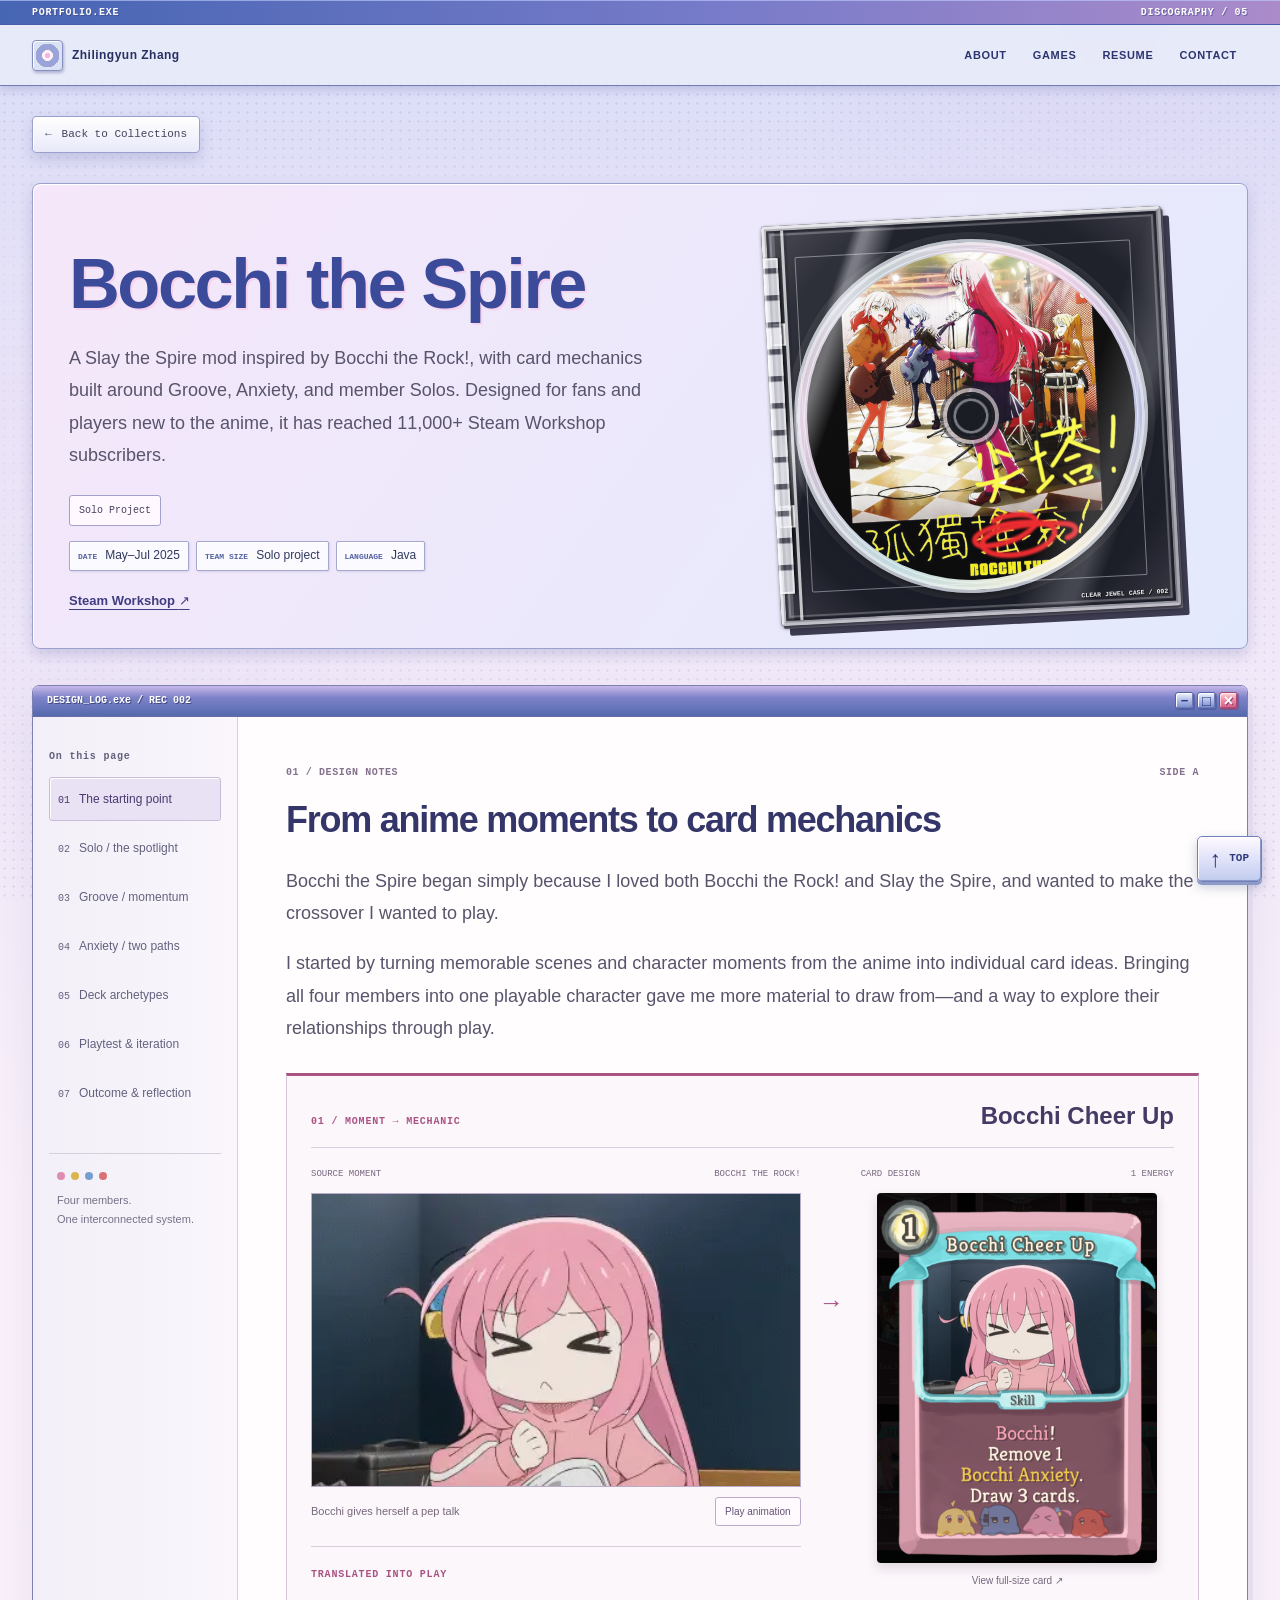
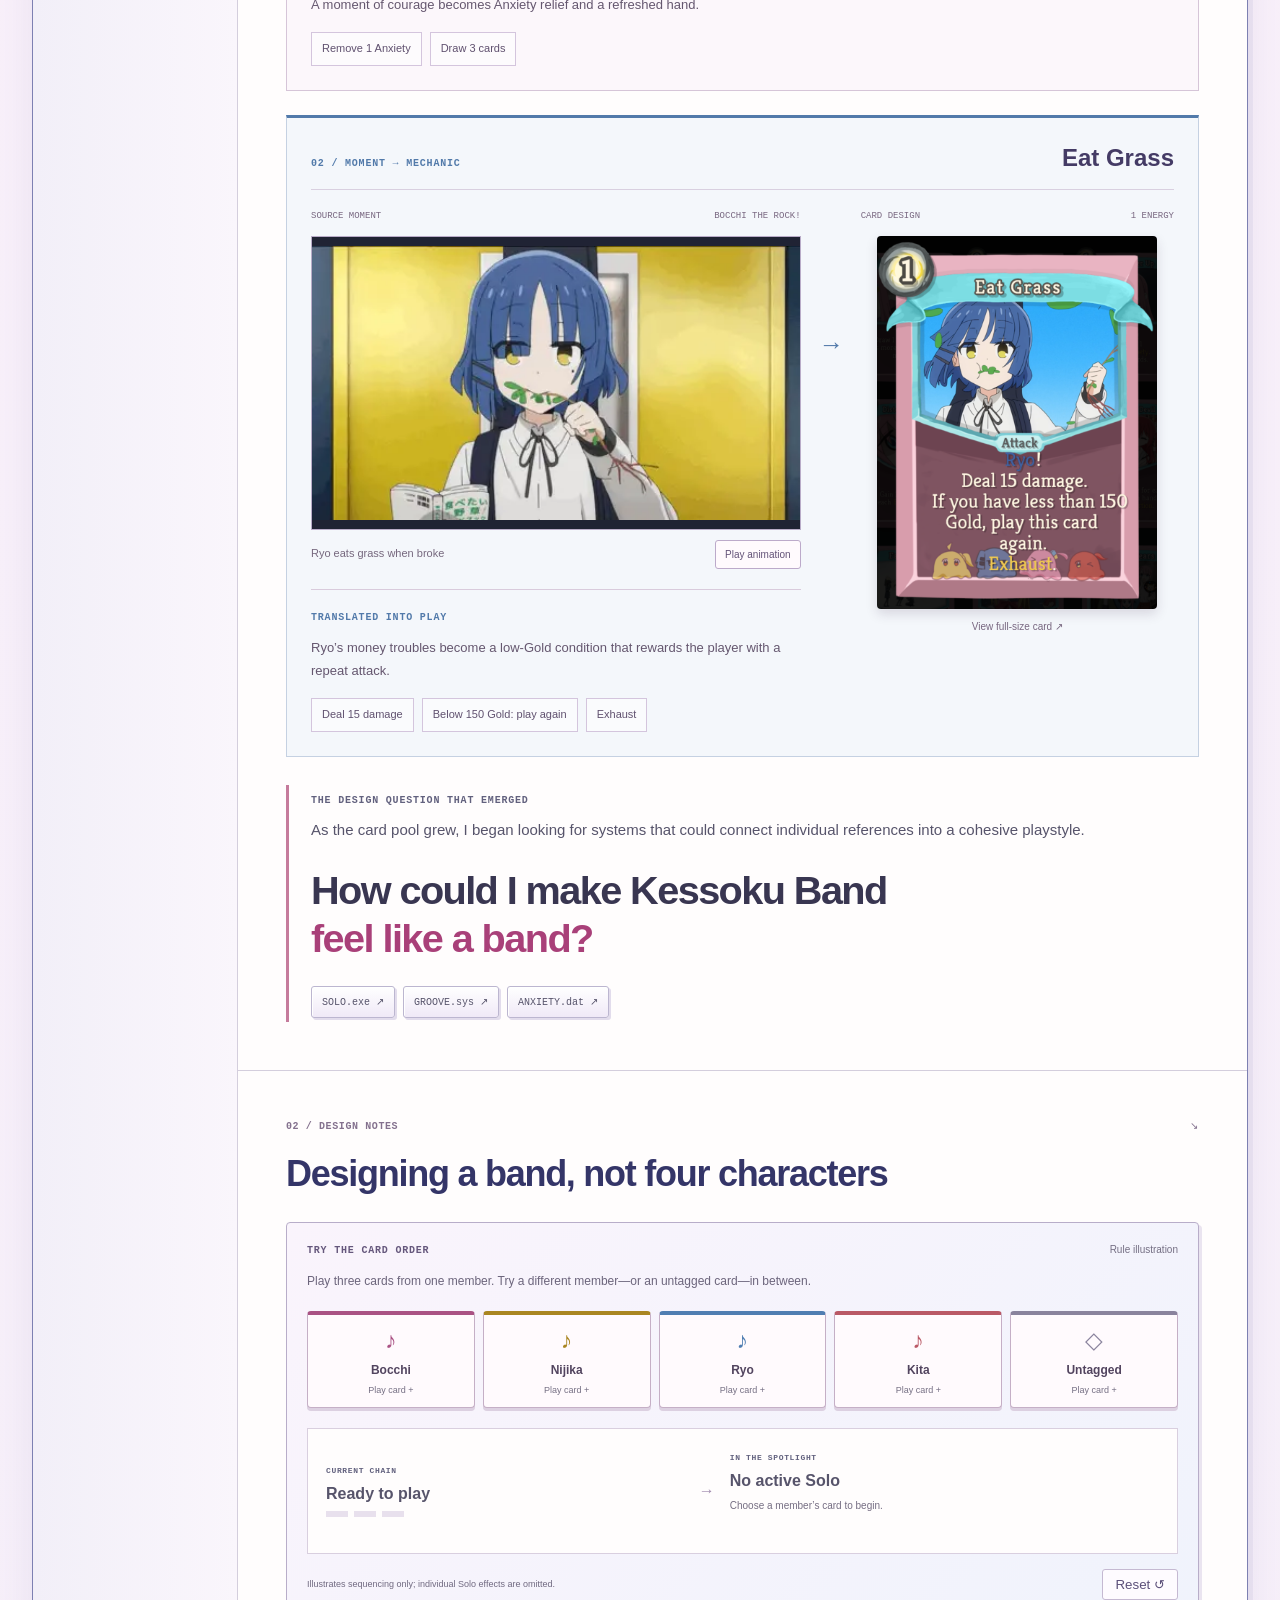
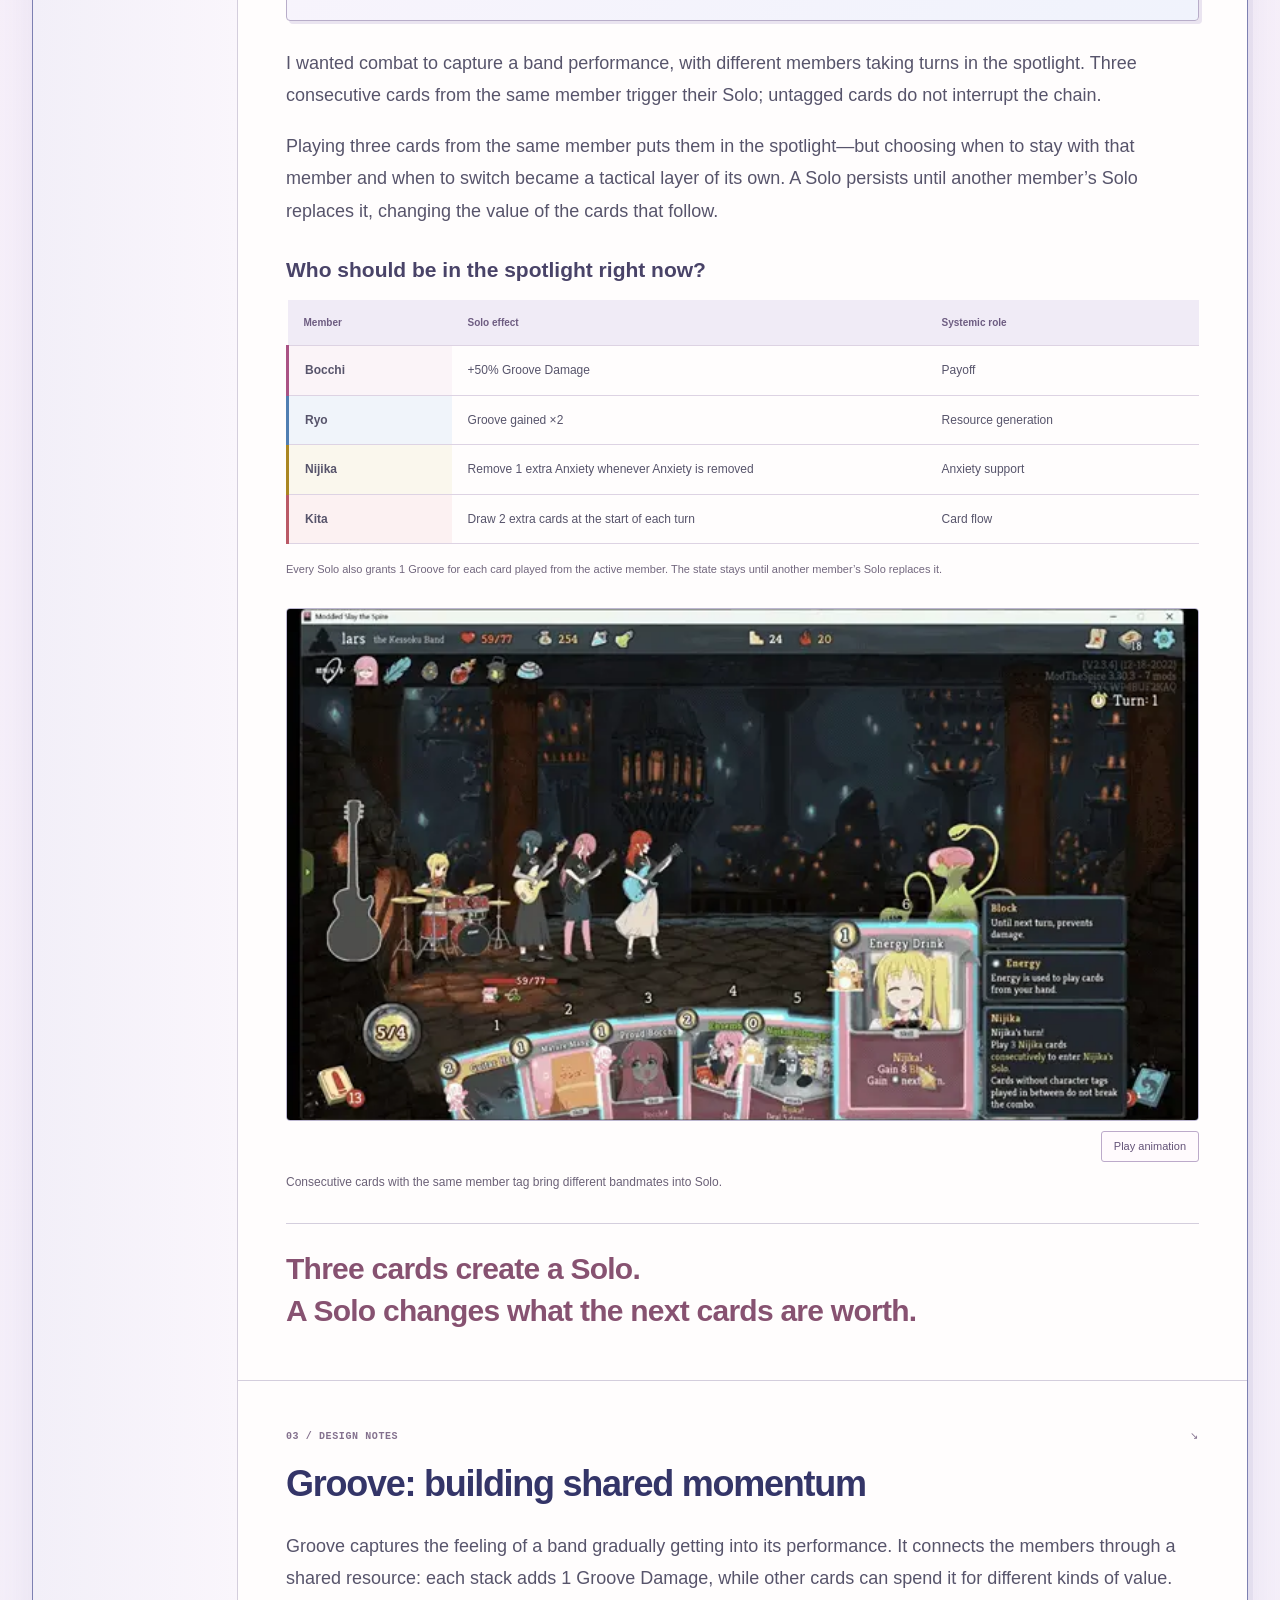
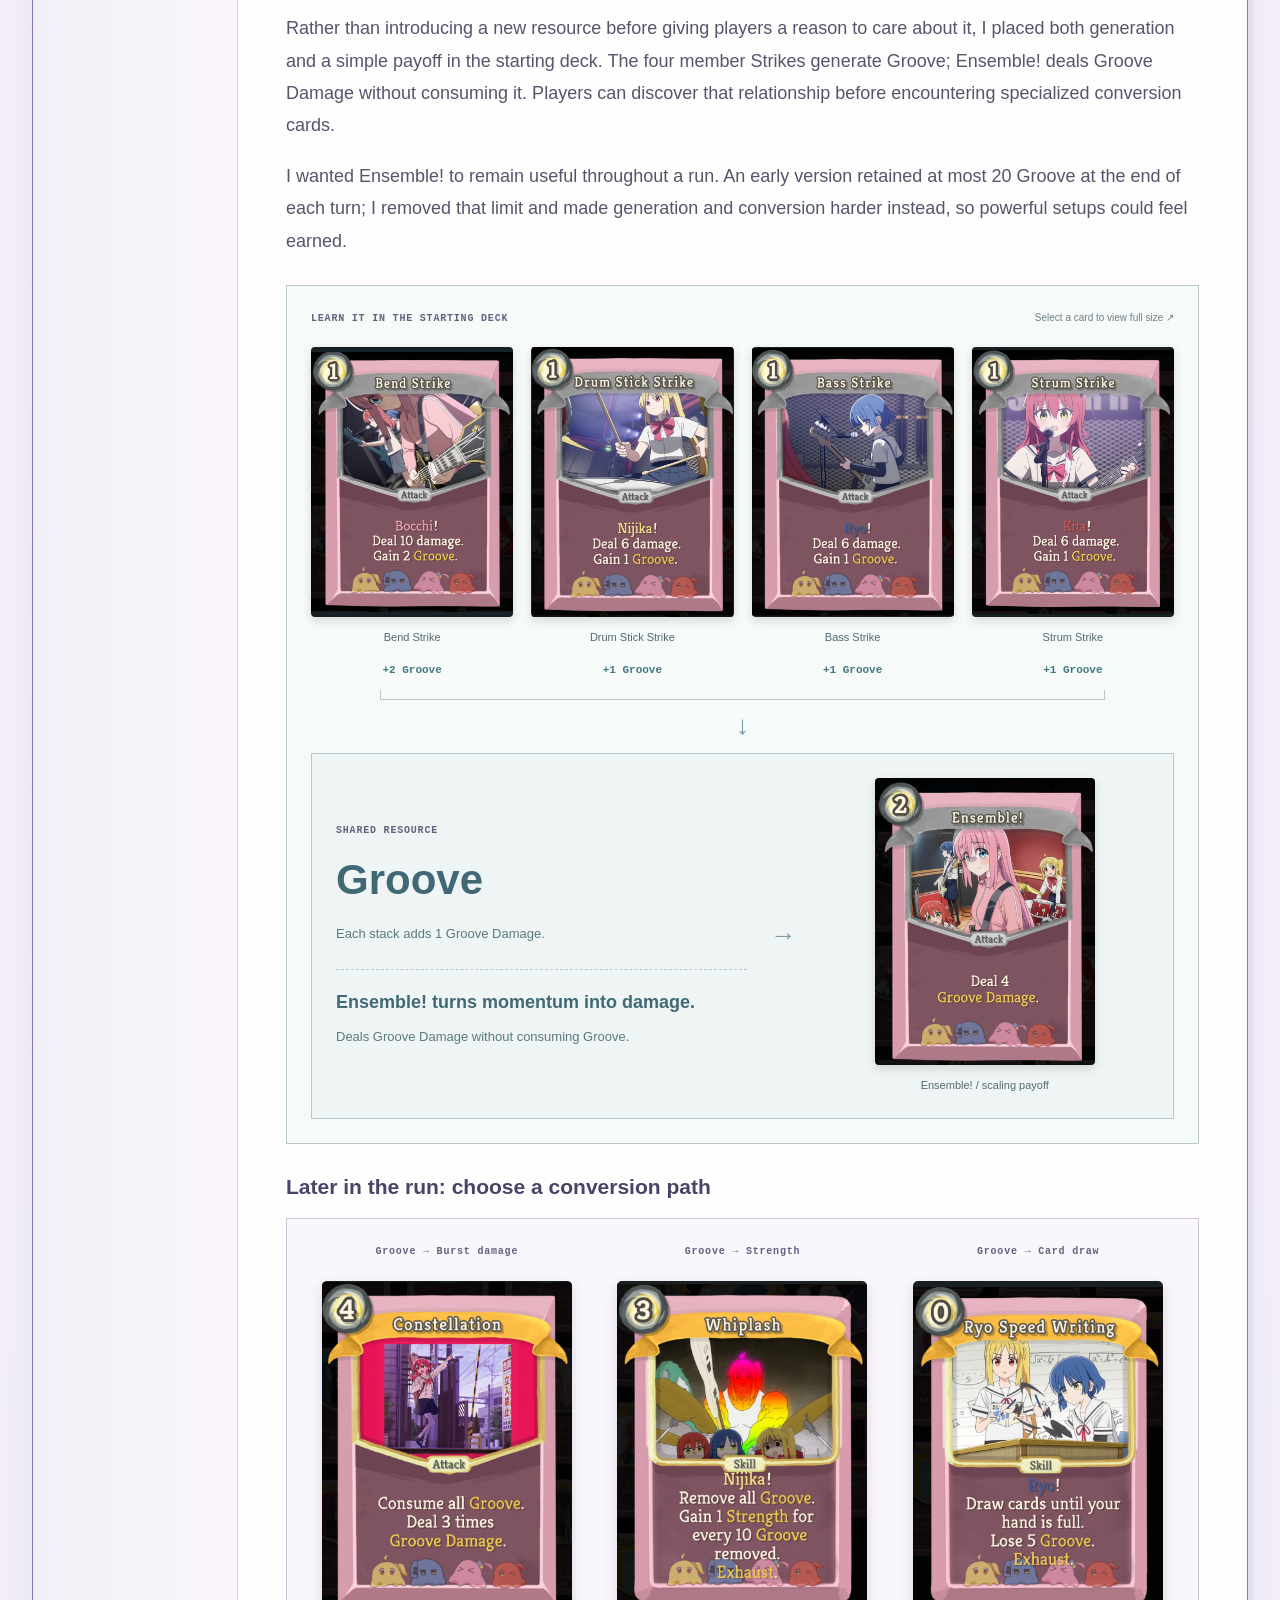
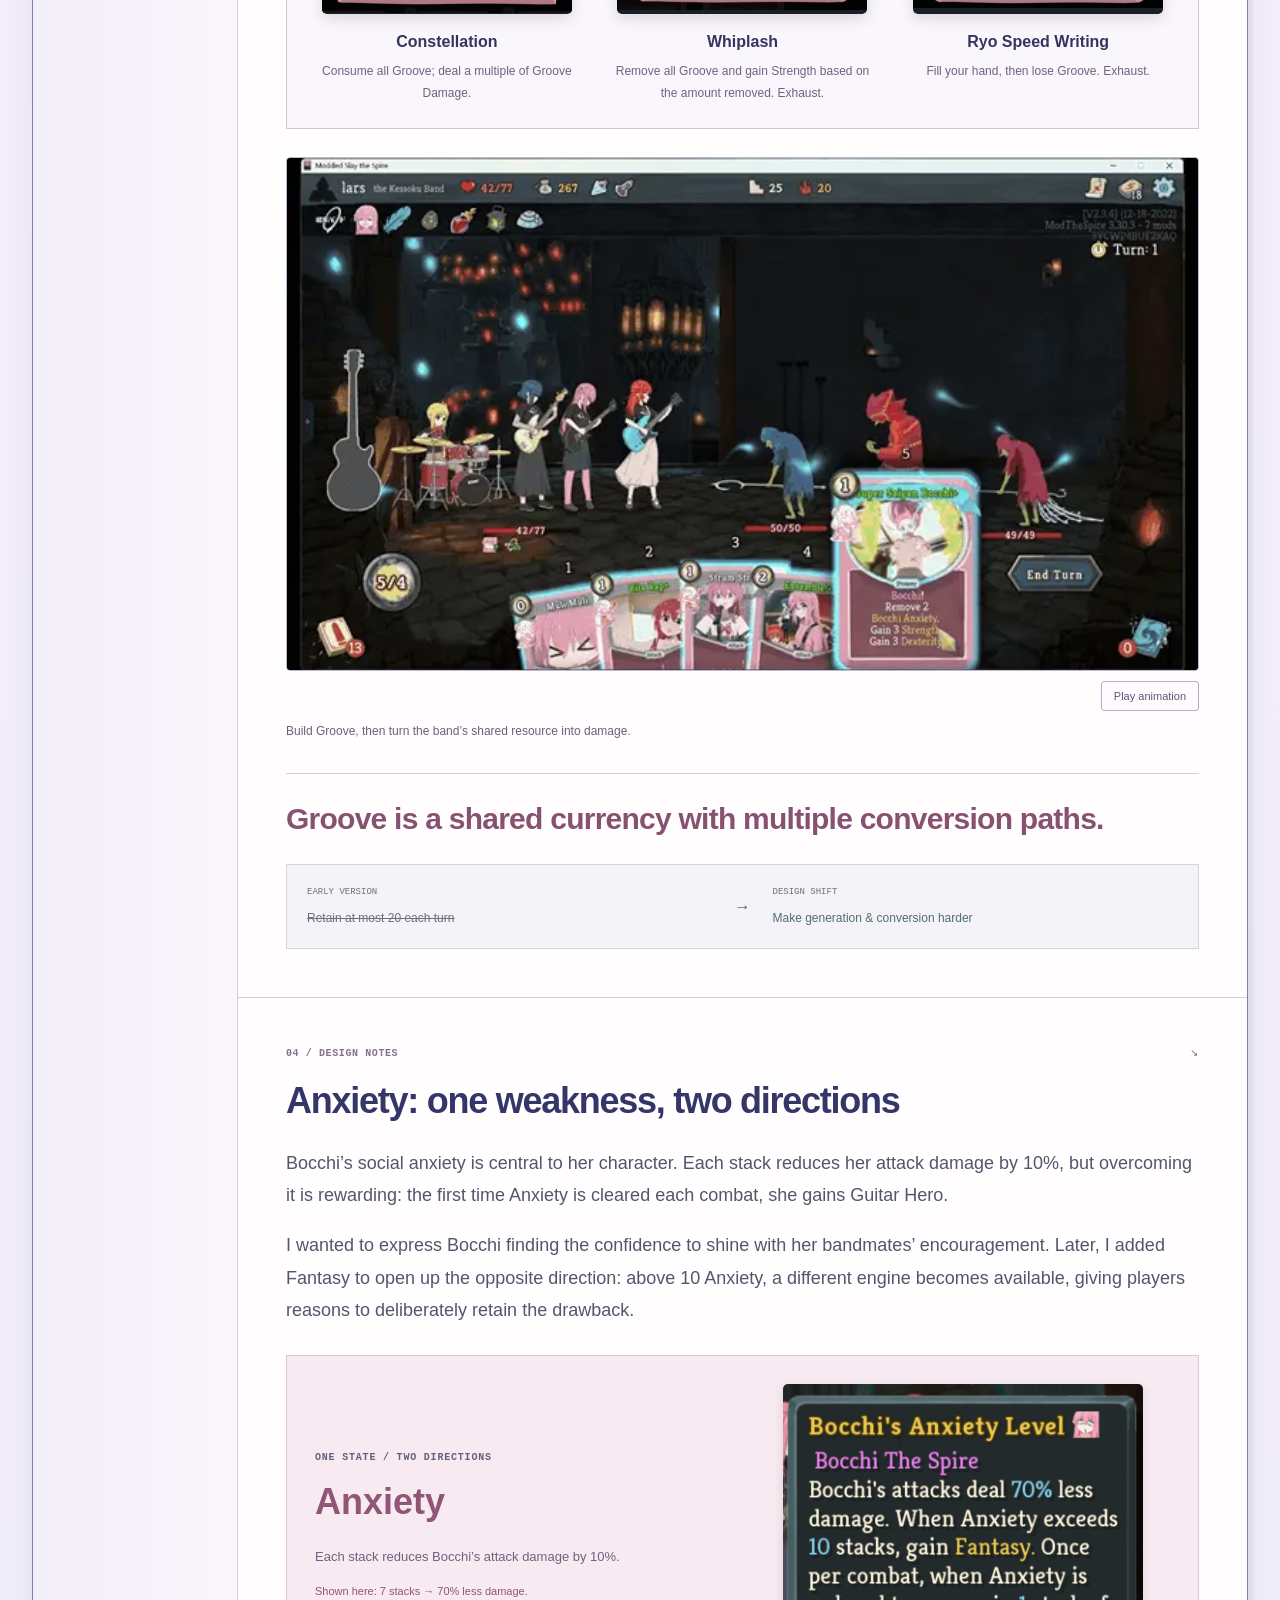
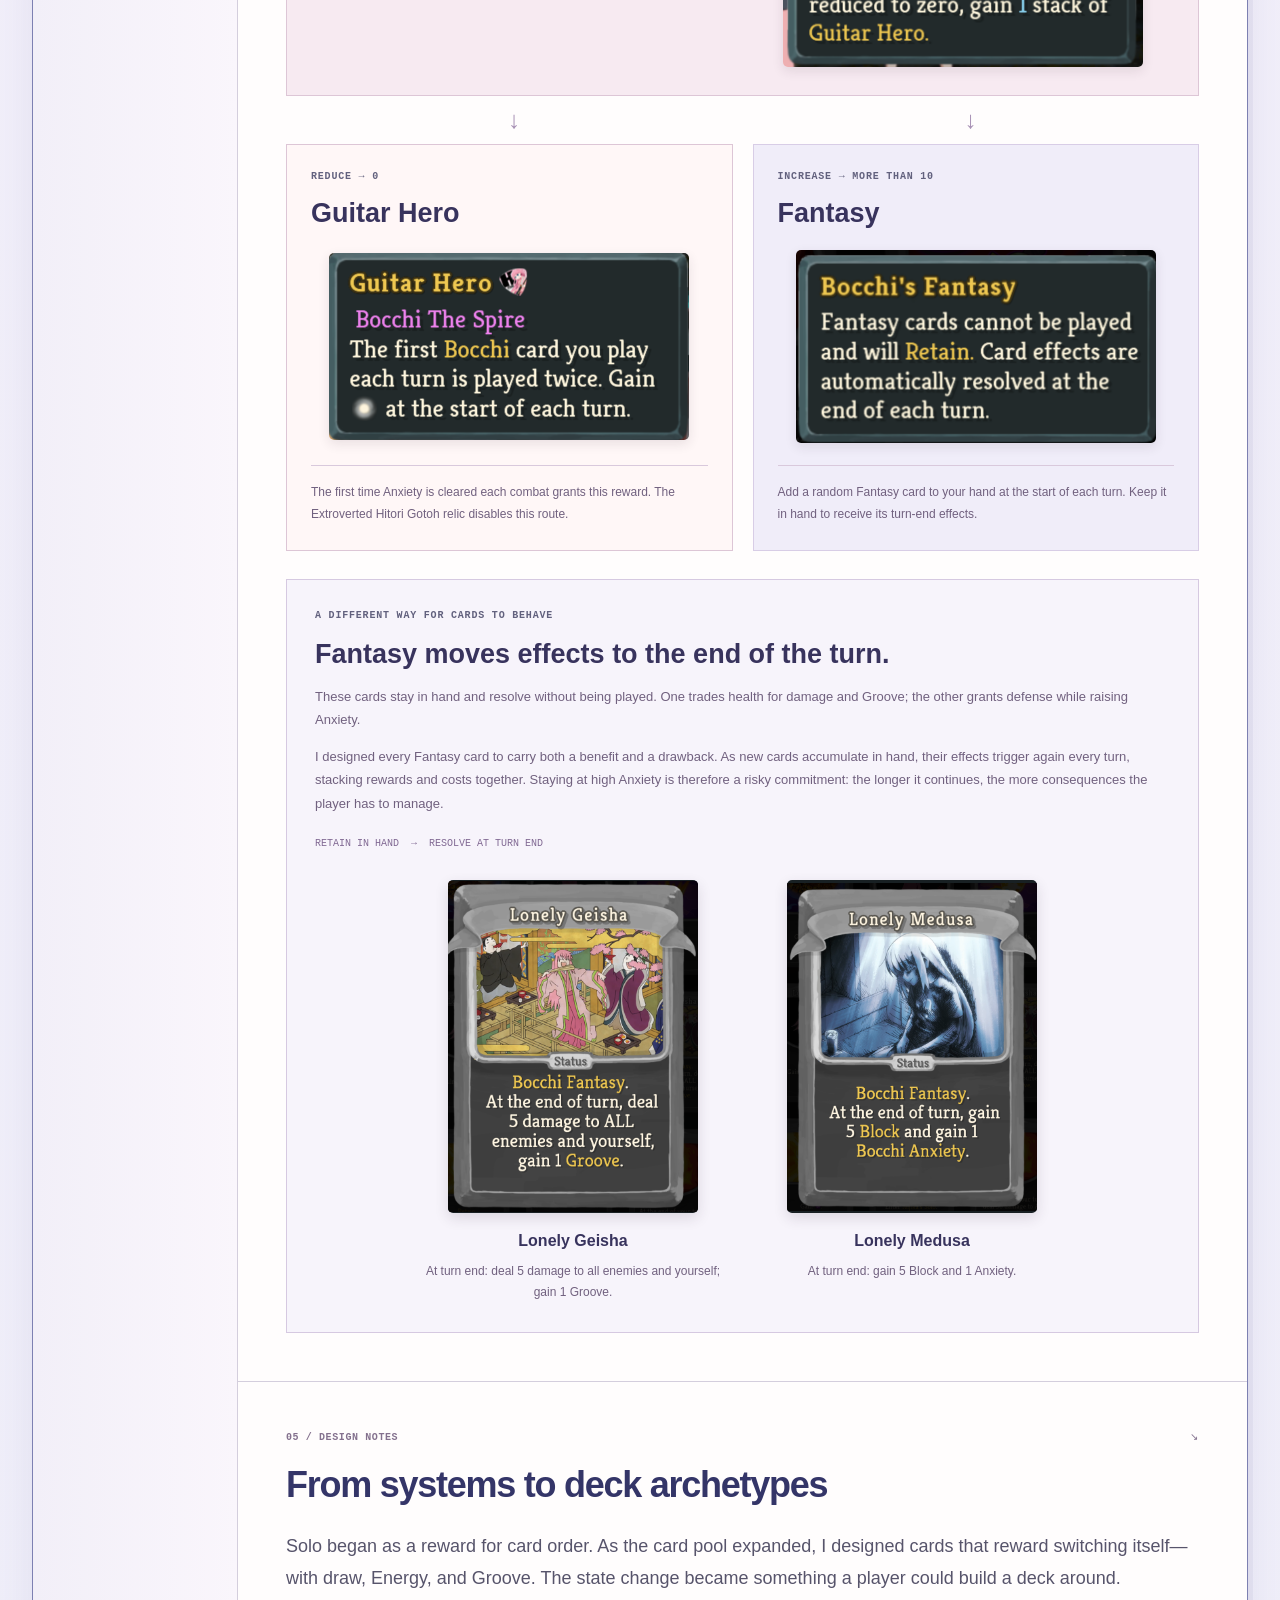
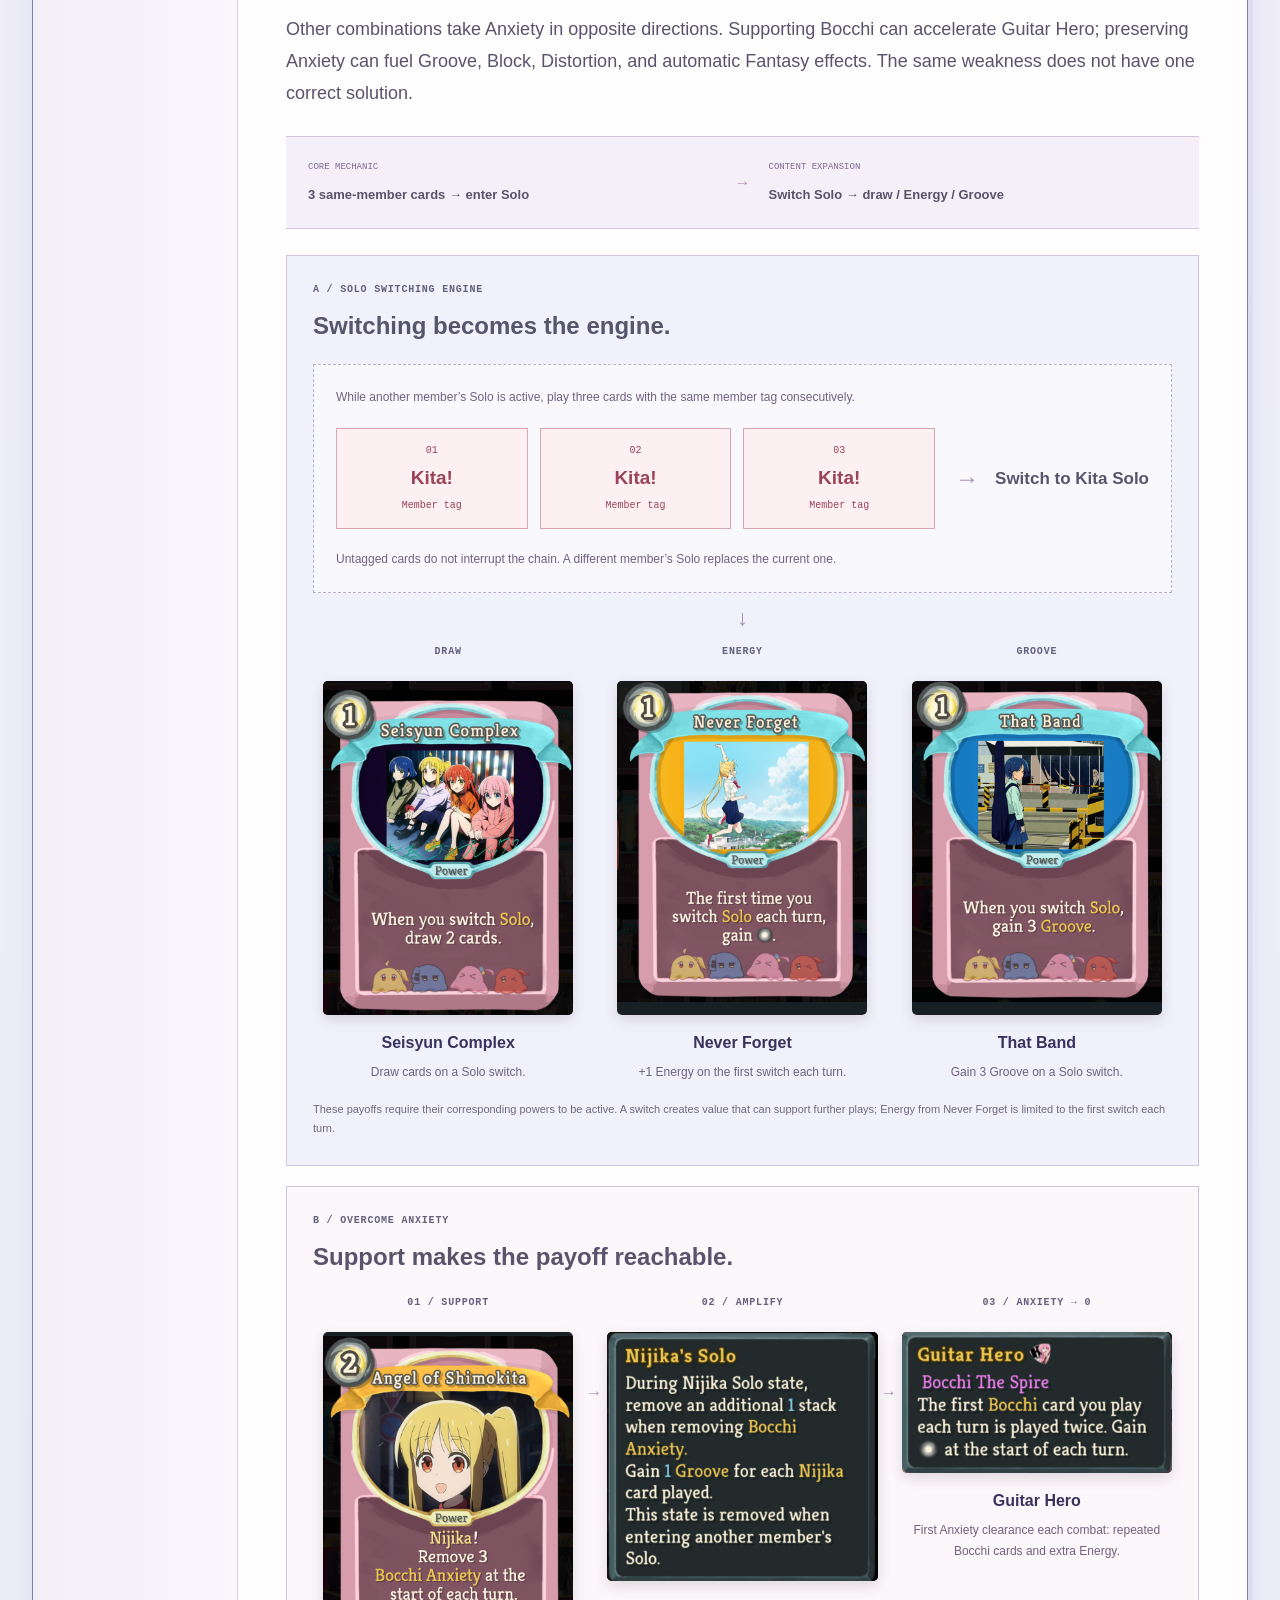
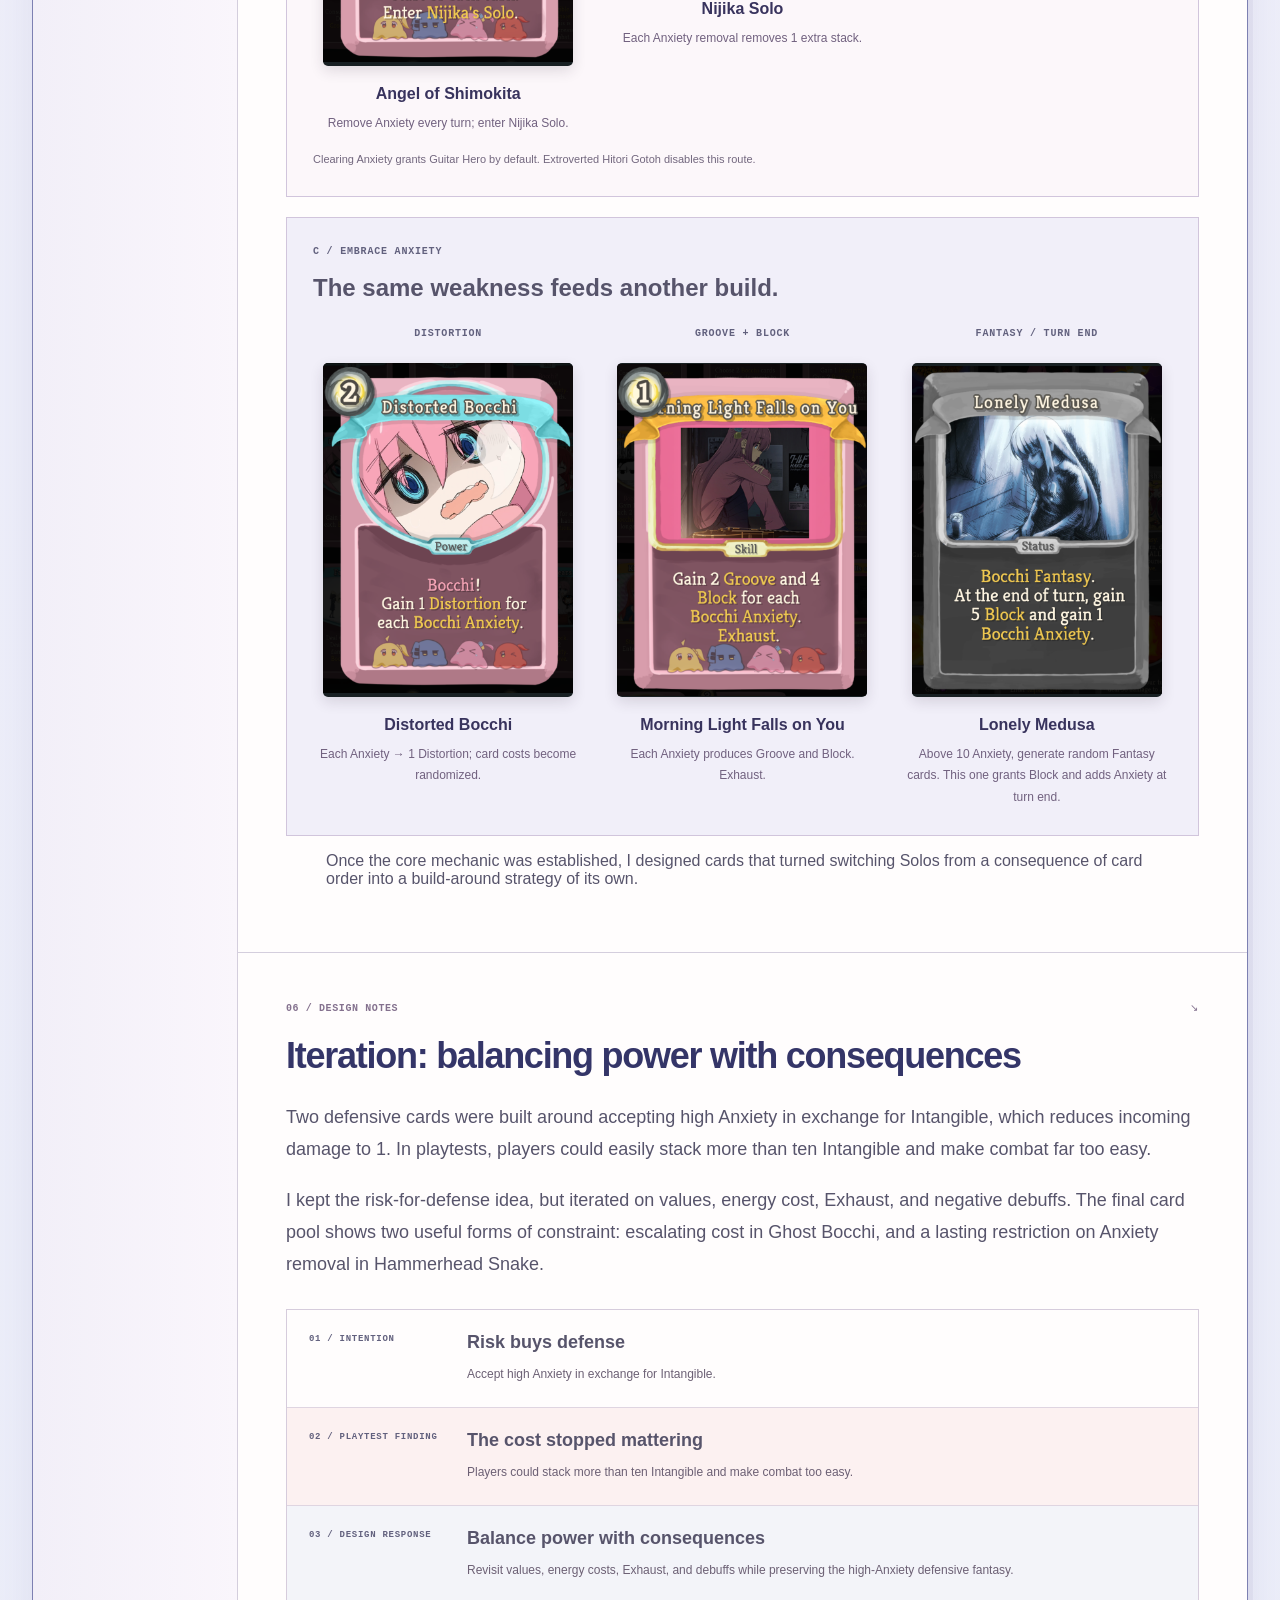
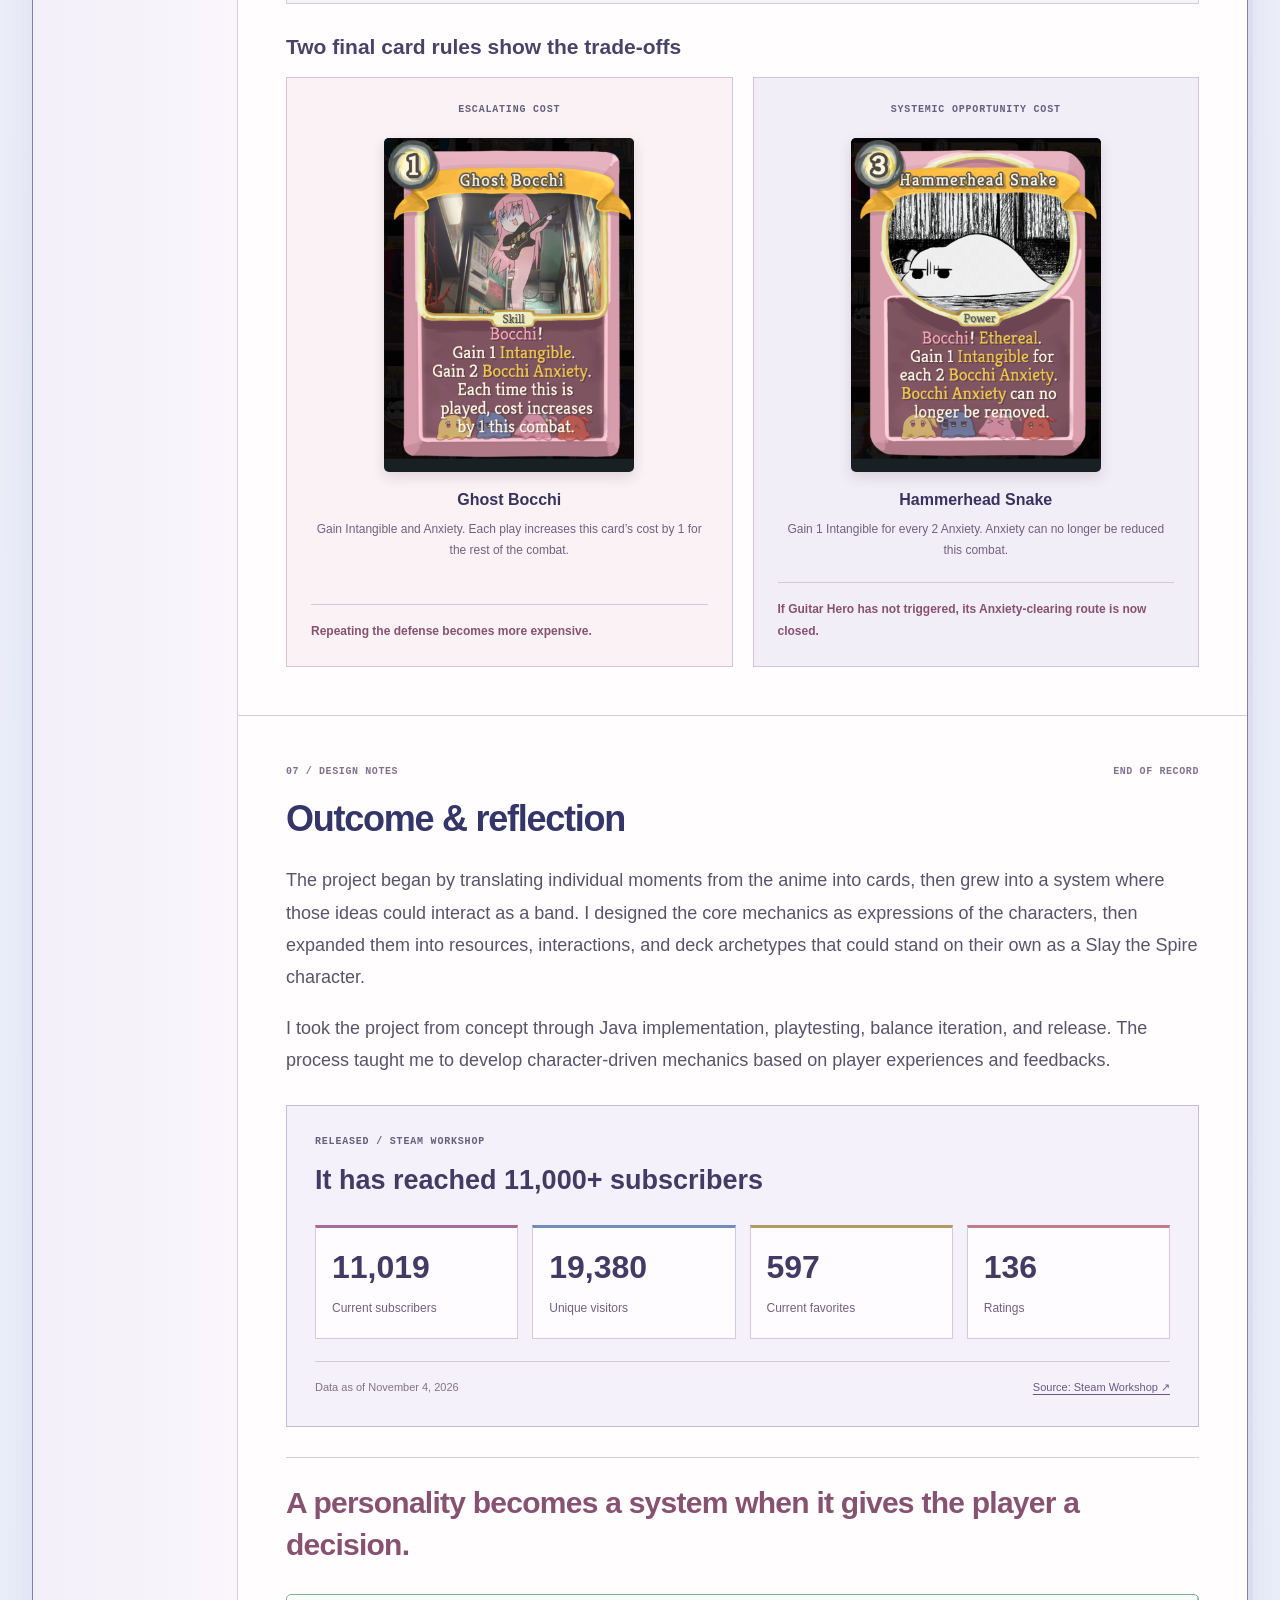
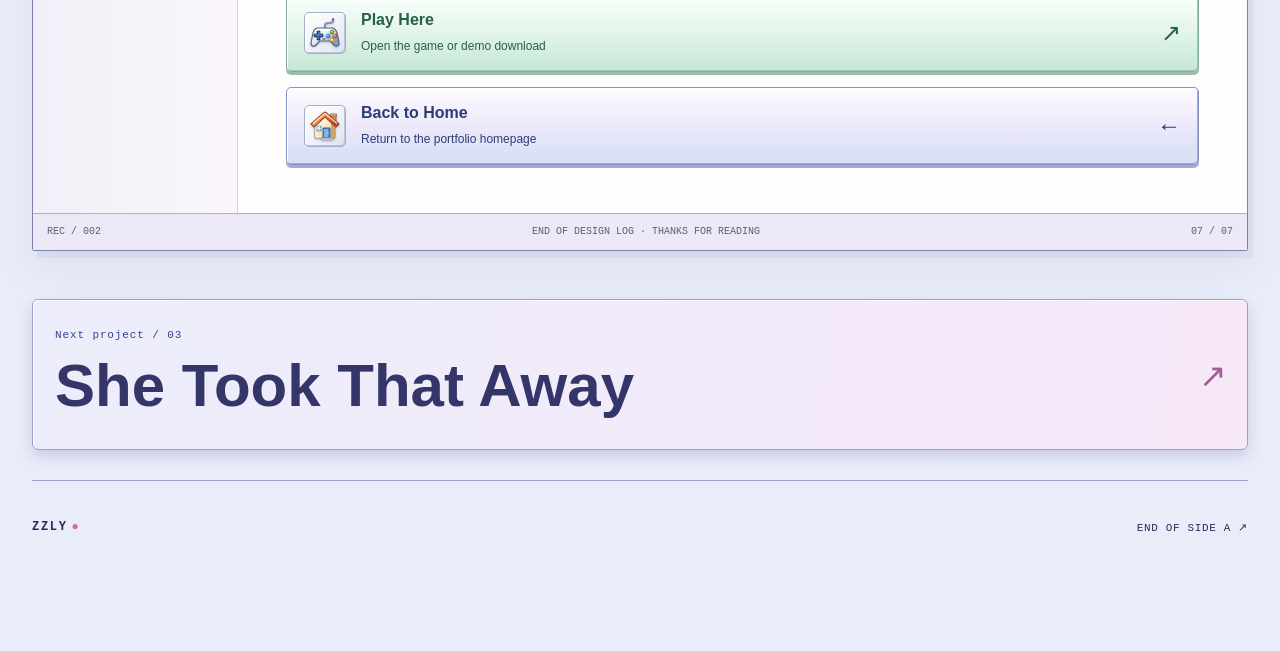
<file: projects/bocchi-the-spire/index.html>
<!DOCTYPE html><html lang="en"><head><meta charset="UTF-8"><meta name="viewport" content="width=device-width, initial-scale=1"><meta name="description" content="A Slay the Spire mod inspired by Bocchi the Rock!, with card mechanics built around Groove, Anxiety, and member Solos. Designed for fans and players new to the anime, it has reached 11,000+ Steam Workshop subscribers."><meta name="theme-color" content="#d6d9f4"><title>Bocchi the Spire — Zhilingyun Zhang</title><link rel="icon" type="image/svg+xml" href="/favicon.svg"><link rel="stylesheet" href="/_astro/ProjectFacts.BNRwk08-.css"><link rel="stylesheet" href="/_astro/ProjectPage.DXMk2tLU.css"></head><body id="page-top"><a class="skip-link" href="#main">Skip to content</a><header class="site-header"><div class="header-system-bar"><div class="container system-bar-inner"><span>PORTFOLIO.EXE</span><span>DISCOGRAPHY / 05</span></div></div><div class="container header-inner"><a class="brand" href="/" aria-label="Zhilingyun Zhang — home"><span class="brand-symbol" aria-hidden="true">◎</span><span>Zhilingyun Zhang</span></a><nav class="main-nav" aria-label="Main navigation"><a href="/#about">About</a><a href="/#work">Games</a><a href="/#resume">Resume</a><a href="/#contact">Contact</a></nav></div></header><main id="main"><div class="detail-page container detail-page-bocchi"><a class="back-link" href="/#work"><span aria-hidden="true">←</span> Back to Collections</a><section class="detail-hero" aria-labelledby="project-title"><div class="detail-hero-copy"><h1 id="project-title">Bocchi the Spire</h1><p class="detail-summary">A Slay the Spire mod inspired by Bocchi the Rock!, with card mechanics built around Groove, Anxiety, and member Solos. Designed for fans and players new to the anime, it has reached 11,000+ Steam Workshop subscribers.</p><div class="detail-hero-tags"><span>Solo Project</span></div><dl class="project-facts project-facts-hero" aria-label="Project details" data-astro-cid-mxtwmnon><div data-astro-cid-mxtwmnon><dt data-astro-cid-mxtwmnon>DATE</dt><dd data-astro-cid-mxtwmnon>May–Jul 2025</dd></div><div data-astro-cid-mxtwmnon><dt data-astro-cid-mxtwmnon>TEAM SIZE</dt><dd data-astro-cid-mxtwmnon>Solo project</dd></div><div data-astro-cid-mxtwmnon><dt data-astro-cid-mxtwmnon>LANGUAGE</dt><dd data-astro-cid-mxtwmnon>Java</dd></div></dl><div class="detail-hero-links"><a href="https://steamcommunity.com/sharedfiles/filedetails/?id=3529319023" target="_blank" rel="noopener noreferrer">Steam Workshop <span aria-hidden="true">↗</span><span class="sr-only"> (opens in a new tab)</span></a></div></div><div class="detail-hero-art"><div class="detail-disc"><div class="jewel-case theme-cobalt" aria-hidden="true"><div class="case-tray"><span class="tray-ring"></span><div class="disc"><div class="disc-art disc-art-has-cover"><img class="disc-cover-image" src="/covers/bocchi-the-spire.webp" alt="" width="1024" height="1024" loading="lazy" decoding="async"></div><span class="disc-hole"></span></div><span class="tray-notch tray-notch-a"></span><span class="tray-notch tray-notch-b"></span></div><div class="case-lid"><span class="lid-ridge"></span><span class="lid-reflection"></span><span class="lid-label">CLEAR JEWEL CASE / 002</span></div><span class="case-hinge"></span><span class="album-sticker album-sticker-a">PRESS PLAY<br>TO EXPLORE</span><span class="album-sticker album-sticker-b">SIDE A / 002</span></div></div></div></section><div class="detail-window"><div class="detail-titlebar"><span>DESIGN_LOG.exe / REC 002</span><span class="window-controls" aria-hidden="true"><span class="window-control window-control-min">−</span><span class="window-control window-control-max">□</span><span class="window-control window-control-close">×</span></span></div><div class="detail-workspace"><aside class="detail-sidebar"><div class="detail-tracklist"><p class="detail-kicker">On this page</p><nav aria-label="On this page"><a href="#source-material" data-chapter-link aria-current="location"><span>01</span>The starting point</a><a href="#solo" data-chapter-link><span>02</span>Solo / the spotlight</a><a href="#groove" data-chapter-link><span>03</span>Groove / momentum</a><a href="#anxiety" data-chapter-link><span>04</span>Anxiety / two paths</a><a href="#archetypes" data-chapter-link><span>05</span>Deck archetypes</a><a href="#iteration" data-chapter-link><span>06</span>Playtest &amp; iteration</a><a href="#reflection" data-chapter-link><span>07</span>Outcome &amp; reflection</a></nav><div class="bts-sidebar-note"><span class="bts-band-dots" aria-hidden="true"><i></i><i></i><i></i><i></i></span><p>Four members.<br>One interconnected system.</p></div></div></aside><article class="detail-article" aria-label="Bocchi the Spire — View case study"><section class="detail-section" id="source-material" aria-labelledby="bts-source-material"><div class="detail-section-label"><span>01 / DESIGN NOTES</span><span aria-hidden="true">SIDE A</span></div><h2 id="bts-source-material">From anime moments to card mechanics</h2><div class="detail-prose"><p>Bocchi the Spire began simply because I loved both Bocchi the Rock! and Slay the Spire, and wanted to make the crossover I wanted to play.</p><p>I started by turning memorable scenes and character moments from the anime into individual card ideas. Bringing all four members into one playable character gave me more material to draw from—and a way to explore their relationships through play.</p></div><div class="bts-source-examples" data-astro-cid-mmzbfi3p><section class="bts-source-example bts-source-bocchi-cheer-up" aria-labelledby="bocchi-cheer-up-title" data-astro-cid-mmzbfi3p><header class="bts-source-heading" data-astro-cid-mmzbfi3p><span class="bts-kicker" data-astro-cid-mmzbfi3p>01 / MOMENT → MECHANIC</span><h3 id="bocchi-cheer-up-title" data-astro-cid-mmzbfi3p>Bocchi Cheer Up</h3></header><div class="bts-source-comparison" data-astro-cid-mmzbfi3p><div class="bts-source-scene" data-astro-cid-mmzbfi3p><figure class="bts-anime-figure" data-source-animation data-play-label="Play animation" data-pause-label="Show still" data-astro-cid-mmzbfi3p><div class="bts-source-caption" data-astro-cid-mmzbfi3p><span data-astro-cid-mmzbfi3p>SOURCE MOMENT</span><span data-astro-cid-mmzbfi3p>BOCCHI THE ROCK!</span></div><div class="bts-anime-frame" data-astro-cid-mmzbfi3p><img src="/media/bocchi/bocchi-cheer-up-poster.webp" data-gif="/media/bocchi/bocchi-cheer-up.gif" alt="Bocchi gives herself a pep talk" width="400" height="240" loading="lazy" decoding="async" data-astro-cid-mmzbfi3p></div><figcaption data-astro-cid-mmzbfi3p><span data-astro-cid-mmzbfi3p>Bocchi gives herself a pep talk</span><button type="button" data-animation-toggle hidden data-astro-cid-mmzbfi3p>Play animation</button></figcaption></figure><div class="bts-source-mechanic" data-astro-cid-mmzbfi3p><p class="bts-kicker" data-astro-cid-mmzbfi3p>TRANSLATED INTO PLAY</p><p data-astro-cid-mmzbfi3p>A moment of courage becomes Anxiety relief and a refreshed hand.</p><ul data-astro-cid-mmzbfi3p><li data-astro-cid-mmzbfi3p>Remove 1 Anxiety</li><li data-astro-cid-mmzbfi3p>Draw 3 cards</li></ul></div></div><span class="bts-source-arrow" aria-hidden="true" data-astro-cid-mmzbfi3p>→</span><figure class="bts-source-card" data-astro-cid-mmzbfi3p><div class="bts-source-caption" data-astro-cid-mmzbfi3p><span data-astro-cid-mmzbfi3p>CARD DESIGN</span><span data-astro-cid-mmzbfi3p>1 ENERGY</span></div><a href="/media/bocchi/bocchi-cheer-up-card.png" target="_blank" rel="noopener noreferrer" aria-label="View Bocchi Cheer Up card at full size (opens in a new tab)" data-astro-cid-mmzbfi3p><img src="/media/bocchi/bocchi-cheer-up-card.png" alt="Bocchi Cheer Up card: costs 1 Energy, removes 1 Bocchi Anxiety, and draws 3 cards." width="777" height="1026" loading="lazy" decoding="async" data-astro-cid-mmzbfi3p></a><figcaption data-astro-cid-mmzbfi3p>View full-size card ↗</figcaption></figure></div></section><section class="bts-source-example bts-source-eat-grass" aria-labelledby="eat-grass-title" data-astro-cid-mmzbfi3p><header class="bts-source-heading" data-astro-cid-mmzbfi3p><span class="bts-kicker" data-astro-cid-mmzbfi3p>02 / MOMENT → MECHANIC</span><h3 id="eat-grass-title" data-astro-cid-mmzbfi3p>Eat Grass</h3></header><div class="bts-source-comparison" data-astro-cid-mmzbfi3p><div class="bts-source-scene" data-astro-cid-mmzbfi3p><figure class="bts-anime-figure" data-source-animation data-play-label="Play animation" data-pause-label="Show still" data-astro-cid-mmzbfi3p><div class="bts-source-caption" data-astro-cid-mmzbfi3p><span data-astro-cid-mmzbfi3p>SOURCE MOMENT</span><span data-astro-cid-mmzbfi3p>BOCCHI THE ROCK!</span></div><div class="bts-anime-frame" data-astro-cid-mmzbfi3p><img src="/media/bocchi/eat-grass-poster.webp" data-gif="/media/bocchi/eat-grass.gif" alt="Ryo eats grass when broke" width="450" height="253" loading="lazy" decoding="async" data-astro-cid-mmzbfi3p></div><figcaption data-astro-cid-mmzbfi3p><span data-astro-cid-mmzbfi3p>Ryo eats grass when broke</span><button type="button" data-animation-toggle hidden data-astro-cid-mmzbfi3p>Play animation</button></figcaption></figure><div class="bts-source-mechanic" data-astro-cid-mmzbfi3p><p class="bts-kicker" data-astro-cid-mmzbfi3p>TRANSLATED INTO PLAY</p><p data-astro-cid-mmzbfi3p>Ryo’s money troubles become a low-Gold condition that rewards the player with a repeat attack.</p><ul data-astro-cid-mmzbfi3p><li data-astro-cid-mmzbfi3p>Deal 15 damage</li><li data-astro-cid-mmzbfi3p>Below 150 Gold: play again</li><li data-astro-cid-mmzbfi3p>Exhaust</li></ul></div></div><span class="bts-source-arrow" aria-hidden="true" data-astro-cid-mmzbfi3p>→</span><figure class="bts-source-card" data-astro-cid-mmzbfi3p><div class="bts-source-caption" data-astro-cid-mmzbfi3p><span data-astro-cid-mmzbfi3p>CARD DESIGN</span><span data-astro-cid-mmzbfi3p>1 ENERGY</span></div><a href="/media/bocchi/eat-grass-card.png" target="_blank" rel="noopener noreferrer" aria-label="View Eat Grass card at full size (opens in a new tab)" data-astro-cid-mmzbfi3p><img src="/media/bocchi/eat-grass-card.png" alt="Eat Grass card: costs 1 Energy, deals 15 damage, plays again below 150 Gold, and Exhausts." width="776" height="1034" loading="lazy" decoding="async" data-astro-cid-mmzbfi3p></a><figcaption data-astro-cid-mmzbfi3p>View full-size card ↗</figcaption></figure></div></section></div><script type="module">var e=window.matchMedia(`(prefers-reduced-motion: reduce)`);document.querySelectorAll(`[data-source-animation]`).forEach(t=>{let n=t.querySelector(`img`),r=t.querySelector(`[data-animation-toggle]`),i=n.getAttribute(`src`),a=!e.matches,o=!1,s=()=>{let e=a&&o,s=e?n.dataset.gif:i;n.getAttribute(`src`)!==s&&(n.src=s),r.textContent=e?t.dataset.pauseLabel:t.dataset.playLabel};r.hidden=!1,r.addEventListener(`click`,()=>{a=!a,s()}),e.addEventListener(`change`,e=>{a=!e.matches,s()}),new IntersectionObserver(e=>{o=e[0].isIntersecting,s()},{threshold:.1}).observe(t)});</script><div class="bts-takeaway"><span class="bts-kicker">THE DESIGN QUESTION THAT EMERGED</span><p>As the card pool grew, I began looking for systems that could connect individual references into a cohesive playstyle.</p><p class="bts-big-question">How could I make Kessoku Band<br><em>feel like a band?</em></p><div class="bts-system-links"><a href="#solo">SOLO.exe ↗</a><a href="#groove">GROOVE.sys ↗</a><a href="#anxiety">ANXIETY.dat ↗</a></div></div><script type="module">var e=document.querySelector(`[data-solo-demo]`);if(e){let t=e.dataset.locale===`zh`,n=e.querySelector(`[data-chain]`),r=e.querySelector(`[data-solo]`),i=e.querySelector(`[data-solo-message]`),a=e.querySelector(`.bts-chain-dots`),o=a.querySelectorAll(`i`),s=``,c=0;e.querySelectorAll(`[data-member]`).forEach(e=>{e.addEventListener(`click`,()=>{let l=e.dataset.member,u=e.dataset.name;if(l===`neutral`){i.textContent=t?`无标签牌：连击保留，Solo 状态不变。`:`Untagged card: the chain and active Solo are preserved.`;return}c=s===l?Math.min(c+1,3):1,s=l,a.style.setProperty(`--chain-color`,getComputedStyle(e).getPropertyValue(`--member-color`)),n.textContent=`${u} · ${c} / 3`,o.forEach((e,t)=>e.classList.toggle(`is-filled`,t<c)),c===3?(r.textContent=`${u} Solo`,r.dataset.activeMember=l,i.textContent=t?`聚光灯就位。试着让另一位成员进入 Solo。`:`In the spotlight. Try bringing another member into Solo.`):i.textContent=t?`再打出 ${3-c} 张${u}牌触发 Solo。`:`${3-c} more ${u} card${c===1?`s`:``} to trigger Solo.`})}),e.querySelector(`[data-reset]`).addEventListener(`click`,()=>{s=``,c=0,a.style.removeProperty(`--chain-color`),n.textContent=t?`等待出牌`:`Ready to play`,r.textContent=t?`尚未进入 Solo`:`No active Solo`,delete r.dataset.activeMember,i.textContent=t?`选择一张成员牌开始。`:`Choose a member’s card to begin.`,o.forEach(e=>e.classList.remove(`is-filled`))})}</script></section><section class="detail-section" id="solo" aria-labelledby="bts-solo"><div class="detail-section-label"><span>02 / DESIGN NOTES</span><span aria-hidden="true">↘</span></div><h2 id="bts-solo">Designing a band, not four characters</h2><div class="bts-solo" data-solo-demo data-locale="en"><div class="bts-demo-heading"><span class="bts-kicker">TRY THE CARD ORDER</span><span>Rule illustration</span></div><p>Play three cards from one member. Try a different member—or an untagged card—in between.</p><div class="bts-member-controls"><button type="button" class="bts-member bts-member-bocchi" data-member="bocchi" data-name="Bocchi"><span aria-hidden="true">♪</span><strong>Bocchi</strong><small>Play card +</small></button><button type="button" class="bts-member bts-member-nijika" data-member="nijika" data-name="Nijika"><span aria-hidden="true">♪</span><strong>Nijika</strong><small>Play card +</small></button><button type="button" class="bts-member bts-member-ryo" data-member="ryo" data-name="Ryo"><span aria-hidden="true">♪</span><strong>Ryo</strong><small>Play card +</small></button><button type="button" class="bts-member bts-member-kita" data-member="kita" data-name="Kita"><span aria-hidden="true">♪</span><strong>Kita</strong><small>Play card +</small></button><button type="button" class="bts-member bts-member-neutral" data-member="neutral" data-name="Untagged"><span aria-hidden="true">◇</span><strong>Untagged</strong><small>Play card +</small></button></div><div class="bts-solo-readout" aria-live="polite" aria-atomic="true"><div><span class="bts-kicker">CURRENT CHAIN</span><strong data-chain>Ready to play</strong><div class="bts-chain-dots" aria-hidden="true"><i></i><i></i><i></i></div></div><span class="bts-readout-arrow" aria-hidden="true">→</span><div><span class="bts-kicker">IN THE SPOTLIGHT</span><strong data-solo>No active Solo</strong><span data-solo-message>Choose a member’s card to begin.</span></div></div><div class="bts-demo-footer"><span>Illustrates sequencing only; individual Solo effects are omitted.</span><button type="button" data-reset>Reset ↺</button></div><noscript><p>Bocchi → Bocchi → Bocchi = Bocchi Solo. Untagged cards preserve the chain; another member starts a new chain.</p></noscript></div><div class="detail-prose"><p>I wanted combat to capture a band performance, with different members taking turns in the spotlight. Three consecutive cards from the same member trigger their Solo; untagged cards do not interrupt the chain.</p><p>Playing three cards from the same member puts them in the spotlight—but choosing when to stay with that member and when to switch became a tactical layer of its own. A Solo persists until another member’s Solo replaces it, changing the value of the cards that follow.</p></div><div class="bts-solo-roles" data-astro-cid-wzakfip7><h3 class="bts-panel-title" data-astro-cid-wzakfip7>Who should be in the spotlight right now?</h3><table data-astro-cid-wzakfip7><thead data-astro-cid-wzakfip7><tr data-astro-cid-wzakfip7><th scope="col" data-astro-cid-wzakfip7>Member</th><th scope="col" data-astro-cid-wzakfip7>Solo effect</th><th scope="col" data-astro-cid-wzakfip7>Systemic role</th></tr></thead><tbody data-astro-cid-wzakfip7><tr class="bts-role-bocchi" data-astro-cid-wzakfip7><th scope="row" data-astro-cid-wzakfip7>Bocchi</th><td data-astro-cid-wzakfip7>+50% Groove Damage</td><td data-astro-cid-wzakfip7>Payoff</td></tr><tr class="bts-role-ryo" data-astro-cid-wzakfip7><th scope="row" data-astro-cid-wzakfip7>Ryo</th><td data-astro-cid-wzakfip7>Groove gained ×2</td><td data-astro-cid-wzakfip7>Resource generation</td></tr><tr class="bts-role-nijika" data-astro-cid-wzakfip7><th scope="row" data-astro-cid-wzakfip7>Nijika</th><td data-astro-cid-wzakfip7>Remove 1 extra Anxiety whenever Anxiety is removed</td><td data-astro-cid-wzakfip7>Anxiety support</td></tr><tr class="bts-role-kita" data-astro-cid-wzakfip7><th scope="row" data-astro-cid-wzakfip7>Kita</th><td data-astro-cid-wzakfip7>Draw 2 extra cards at the start of each turn</td><td data-astro-cid-wzakfip7>Card flow</td></tr></tbody></table><p class="bts-rule-note" data-astro-cid-wzakfip7>Every Solo also grants 1 Groove for each card played from the active member. The state stays until another member’s Solo replaces it.</p></div><div class="detail-media"><figure class="media-figure media-image"><div data-animated-media data-play-label="Play animation" data-still-label="Show still" data-astro-cid-iymiwwia><div class="media-surface media-real" style="aspect-ratio: 640 / 360; min-height: 0; border-style: solid;" data-astro-cid-iymiwwia><img src="/media/bocchi/solo-switch-poster.webp" data-animation-src="/media/bocchi/solo-switch.gif" alt="Gameplay demonstration of consecutive member cards switching the active Solo." width="640" height="360" loading="lazy" decoding="async" data-astro-cid-iymiwwia></div><div class="animation-controls" data-astro-cid-iymiwwia><button type="button" data-gif-toggle hidden data-astro-cid-iymiwwia>Play animation</button></div></div><script type="module">var e=window.matchMedia(`(prefers-reduced-motion: reduce)`);document.querySelectorAll(`[data-animated-media]`).forEach(t=>{let n=t.querySelector(`img`),r=t.querySelector(`[data-gif-toggle]`),i=n.getAttribute(`src`),a=!e.matches,o=!1,s=()=>{let e=a&&o,s=e?n.dataset.animationSrc:i;n.getAttribute(`src`)!==s&&(n.src=s),r.textContent=e?t.dataset.stillLabel:t.dataset.playLabel};r.hidden=!1,r.addEventListener(`click`,()=>{a=!a,s()}),e.addEventListener(`change`,e=>{a=!e.matches,s()}),new IntersectionObserver(e=>{o=e[0].isIntersecting,s()},{threshold:.1}).observe(t)});</script><figcaption>Consecutive cards with the same member tag bring different bandmates into Solo.</figcaption></figure></div><blockquote class="detail-quote">Three cards create a Solo.<br>A Solo changes what the next cards are worth.</blockquote></section><section class="detail-section" id="groove" aria-labelledby="bts-groove"><div class="detail-section-label"><span>03 / DESIGN NOTES</span><span aria-hidden="true">↘</span></div><h2 id="bts-groove">Groove: building shared momentum</h2><div class="detail-prose"><p>Groove captures the feeling of a band gradually getting into its performance. It connects the members through a shared resource: each stack adds 1 Groove Damage, while other cards can spend it for different kinds of value.</p><p>Rather than introducing a new resource before giving players a reason to care about it, I placed both generation and a simple payoff in the starting deck. The four member Strikes generate Groove; Ensemble! deals Groove Damage without consuming it. Players can discover that relationship before encountering specialized conversion cards.</p><p>I wanted Ensemble! to remain useful throughout a run. An early version retained at most 20 Groove at the end of each turn; I removed that limit and made generation and conversion harder instead, so powerful setups could feel earned.</p></div><div class="bts-starter-loop bts-starter-cards" data-astro-cid-xbnw7e6w><div class="starter-heading" data-astro-cid-xbnw7e6w><p class="bts-kicker" data-astro-cid-xbnw7e6w>LEARN IT IN THE STARTING DECK</p><span data-astro-cid-xbnw7e6w>Select a card to view full size ↗</span></div><div class="starter-strikes" data-astro-cid-xbnw7e6w><figure data-astro-cid-xbnw7e6w><a href="/media/bocchi/bend-strike-card.png" target="_blank" rel="noopener noreferrer" aria-label="View Bend Strike at full size (opens in a new tab)" data-astro-cid-xbnw7e6w><img src="/media/bocchi/bend-strike-card.png" alt="Bend Strike: 1 Energy, 10 damage, gain 2 Groove." width="780" height="1005" loading="lazy" decoding="async" data-astro-cid-xbnw7e6w></a><figcaption data-astro-cid-xbnw7e6w><span data-astro-cid-xbnw7e6w>Bend Strike</span><strong data-astro-cid-xbnw7e6w>+2 Groove</strong></figcaption></figure><figure data-astro-cid-xbnw7e6w><a href="/media/bocchi/drum-stick-strike-card.png" target="_blank" rel="noopener noreferrer" aria-label="View Drum Stick Strike at full size (opens in a new tab)" data-astro-cid-xbnw7e6w><img src="/media/bocchi/drum-stick-strike-card.png" alt="Drum Stick Strike: 1 Energy, 6 damage, gain 1 Groove." width="758" height="1017" loading="lazy" decoding="async" data-astro-cid-xbnw7e6w></a><figcaption data-astro-cid-xbnw7e6w><span data-astro-cid-xbnw7e6w>Drum Stick Strike</span><strong data-astro-cid-xbnw7e6w>+1 Groove</strong></figcaption></figure><figure data-astro-cid-xbnw7e6w><a href="/media/bocchi/bass-strike-card.png" target="_blank" rel="noopener noreferrer" aria-label="View Bass Strike at full size (opens in a new tab)" data-astro-cid-xbnw7e6w><img src="/media/bocchi/bass-strike-card.png" alt="Bass Strike: 1 Energy, 6 damage, gain 1 Groove." width="766" height="1016" loading="lazy" decoding="async" data-astro-cid-xbnw7e6w></a><figcaption data-astro-cid-xbnw7e6w><span data-astro-cid-xbnw7e6w>Bass Strike</span><strong data-astro-cid-xbnw7e6w>+1 Groove</strong></figcaption></figure><figure data-astro-cid-xbnw7e6w><a href="/media/bocchi/strum-strike-card.png" target="_blank" rel="noopener noreferrer" aria-label="View Strum Strike at full size (opens in a new tab)" data-astro-cid-xbnw7e6w><img src="/media/bocchi/strum-strike-card.png" alt="Strum Strike: 1 Energy, 6 damage, gain 1 Groove." width="781" height="1017" loading="lazy" decoding="async" data-astro-cid-xbnw7e6w></a><figcaption data-astro-cid-xbnw7e6w><span data-astro-cid-xbnw7e6w>Strum Strike</span><strong data-astro-cid-xbnw7e6w>+1 Groove</strong></figcaption></figure></div><div class="starter-connector" aria-hidden="true" data-astro-cid-xbnw7e6w>↓</div><div class="starter-payoff" data-astro-cid-xbnw7e6w><div class="starter-resource" data-astro-cid-xbnw7e6w><p class="bts-kicker" data-astro-cid-xbnw7e6w>SHARED RESOURCE</p><h3 data-astro-cid-xbnw7e6w>Groove</h3><p data-astro-cid-xbnw7e6w>Each stack adds 1 Groove Damage.</p><div class="starter-payoff-note" data-astro-cid-xbnw7e6w><strong data-astro-cid-xbnw7e6w>Ensemble! turns momentum into damage.</strong><p data-astro-cid-xbnw7e6w>Deals Groove Damage without consuming Groove.</p></div></div><span class="starter-arrow" aria-hidden="true" data-astro-cid-xbnw7e6w>→</span><figure class="starter-ensemble" data-astro-cid-xbnw7e6w><a class="starter-ensemble-crop" href="/media/bocchi/ensemble-card.png" target="_blank" rel="noopener noreferrer" aria-label="View Ensemble! and its tooltip at full size (opens in a new tab)" data-astro-cid-xbnw7e6w><img src="/media/bocchi/ensemble-card.png" alt="Ensemble! card: costs 2 Energy and deals 4 Groove Damage, increased by Groove stacks." width="1172" height="1119" loading="lazy" decoding="async" data-astro-cid-xbnw7e6w></a><figcaption data-astro-cid-xbnw7e6w>Ensemble! / scaling payoff</figcaption></figure></div></div><h3 class="bts-panel-title" data-astro-cid-wzakfip7>Later in the run: choose a conversion path</h3><div class="bts-conversion-gallery" data-astro-cid-wzakfip7><div data-astro-cid-wzakfip7><p class="bts-kicker" data-astro-cid-wzakfip7>Groove → Burst damage</p><figure class="bts-card-image" data-astro-cid-kutf77dm><a class="card-image-link" href="/media/bocchi/constellation-card.png" target="_blank" rel="noopener noreferrer" aria-label="View Constellation at full size (opens in a new tab)" data-astro-cid-kutf77dm><img src="/media/bocchi/constellation-card.png" alt="Constellation: Consume all Groove; deal a multiple of Groove Damage." width="771" height="1021" loading="lazy" decoding="async" data-astro-cid-kutf77dm></a><figcaption data-astro-cid-kutf77dm><strong data-astro-cid-kutf77dm>Constellation</strong><span data-astro-cid-kutf77dm>Consume all Groove; deal a multiple of Groove Damage.</span></figcaption></figure></div><div data-astro-cid-wzakfip7><p class="bts-kicker" data-astro-cid-wzakfip7>Groove → Strength</p><figure class="bts-card-image" data-astro-cid-kutf77dm><a class="card-image-link" href="/media/bocchi/whiplash-card.png" target="_blank" rel="noopener noreferrer" aria-label="View Whiplash at full size (opens in a new tab)" data-astro-cid-kutf77dm><img src="/media/bocchi/whiplash-card.png" alt="Whiplash: Remove all Groove and gain Strength based on the amount removed. Exhaust." width="776" height="1011" loading="lazy" decoding="async" data-astro-cid-kutf77dm></a><figcaption data-astro-cid-kutf77dm><strong data-astro-cid-kutf77dm>Whiplash</strong><span data-astro-cid-kutf77dm>Remove all Groove and gain Strength based on the amount removed. Exhaust.</span></figcaption></figure></div><div data-astro-cid-wzakfip7><p class="bts-kicker" data-astro-cid-wzakfip7>Groove → Card draw</p><figure class="bts-card-image" data-astro-cid-kutf77dm><a class="card-image-link" href="/media/bocchi/ryo-speed-writing-card.png" target="_blank" rel="noopener noreferrer" aria-label="View Ryo Speed Writing at full size (opens in a new tab)" data-astro-cid-kutf77dm><img src="/media/bocchi/ryo-speed-writing-card.png" alt="Ryo Speed Writing: Fill your hand, then lose Groove. Exhaust." width="779" height="1001" loading="lazy" decoding="async" data-astro-cid-kutf77dm></a><figcaption data-astro-cid-kutf77dm><strong data-astro-cid-kutf77dm>Ryo Speed Writing</strong><span data-astro-cid-kutf77dm>Fill your hand, then lose Groove. Exhaust.</span></figcaption></figure></div></div><div class="detail-media"><figure class="media-figure media-image"><div data-animated-media data-play-label="Play animation" data-still-label="Show still" data-astro-cid-iymiwwia><div class="media-surface media-real" style="aspect-ratio: 640 / 360; min-height: 0; border-style: solid;" data-astro-cid-iymiwwia><img src="/media/bocchi/groove-showcase-poster.webp" data-animation-src="/media/bocchi/groove-showcase.gif" alt="Gameplay demonstration of Groove generation and attacks benefiting from the shared resource." width="640" height="360" loading="lazy" decoding="async" data-astro-cid-iymiwwia></div><div class="animation-controls" data-astro-cid-iymiwwia><button type="button" data-gif-toggle hidden data-astro-cid-iymiwwia>Play animation</button></div></div><figcaption>Build Groove, then turn the band’s shared resource into damage.</figcaption></figure></div><blockquote class="detail-quote">Groove is a shared currency with multiple conversion paths.</blockquote><div class="bts-design-change"><span>EARLY VERSION<s>Retain at most 20 each turn</s></span><b aria-hidden="true">→</b><span>DESIGN SHIFT<strong>Make generation &amp; conversion harder</strong></span></div></section><section class="detail-section" id="anxiety" aria-labelledby="bts-anxiety"><div class="detail-section-label"><span>04 / DESIGN NOTES</span><span aria-hidden="true">↘</span></div><h2 id="bts-anxiety">Anxiety: one weakness, two directions</h2><div class="detail-prose"><p>Bocchi’s social anxiety is central to her character. Each stack reduces her attack damage by 10%, but overcoming it is rewarding: the first time Anxiety is cleared each combat, she gains Guitar Hero.</p><p>I wanted to express Bocchi finding the confidence to shine with her bandmates’ encouragement. Later, I added Fantasy to open up the opposite direction: above 10 Anxiety, a different engine becomes available, giving players reasons to deliberately retain the drawback.</p></div><div class="bts-anxiety-visual" data-astro-cid-zvpkiryp><div class="anxiety-source" data-astro-cid-zvpkiryp><div data-astro-cid-zvpkiryp><p class="bts-kicker" data-astro-cid-zvpkiryp>ONE STATE / TWO DIRECTIONS</p><h3 data-astro-cid-zvpkiryp>Anxiety</h3><p data-astro-cid-zvpkiryp>Each stack reduces Bocchi’s attack damage by 10%.</p><small data-astro-cid-zvpkiryp>Shown here: 7 stacks → 70% less damage.</small></div><a class="tooltip-link" href="/media/bocchi/anxiety-tooltip.png" target="_blank" rel="noopener noreferrer" aria-label="View Anxiety tooltip (opens in a new tab)" data-astro-cid-zvpkiryp><img src="/media/bocchi/anxiety-tooltip.png" alt="Anxiety at 7 stacks: 70% less attack damage. Above 10 stacks grants Fantasy; clearing Anxiety grants Guitar Hero once per combat." width="372" height="293" loading="lazy" decoding="async" data-astro-cid-zvpkiryp></a></div><div class="anxiety-fork" aria-hidden="true" data-astro-cid-zvpkiryp><span data-astro-cid-zvpkiryp>↓</span><span data-astro-cid-zvpkiryp>↓</span></div><div class="anxiety-outcomes" data-astro-cid-zvpkiryp><article class="anxiety-outcome outcome-hero" data-astro-cid-zvpkiryp><p class="bts-kicker" data-astro-cid-zvpkiryp>REDUCE → 0</p><h3 data-astro-cid-zvpkiryp>Guitar Hero</h3><div class="tooltip-stage" data-astro-cid-zvpkiryp><a class="tooltip-link" href="/media/bocchi/guitar-hero-tooltip.png" target="_blank" rel="noopener noreferrer" aria-label="View Guitar Hero tooltip (opens in a new tab)" data-astro-cid-zvpkiryp><img src="/media/bocchi/guitar-hero-tooltip.png" alt="Guitar Hero: The first Bocchi card each turn plays twice. Gain 1 extra Energy at the start of each turn." width="360" height="187" loading="lazy" decoding="async" data-astro-cid-zvpkiryp></a></div><p class="outcome-note" data-astro-cid-zvpkiryp>The first time Anxiety is cleared each combat grants this reward. The Extroverted Hitori Gotoh relic disables this route.</p></article><article class="anxiety-outcome outcome-fantasy" data-astro-cid-zvpkiryp><p class="bts-kicker" data-astro-cid-zvpkiryp>INCREASE → MORE THAN 10</p><h3 data-astro-cid-zvpkiryp>Fantasy</h3><div class="tooltip-stage" data-astro-cid-zvpkiryp><a class="tooltip-link" href="/media/bocchi/fantasy-tooltip.png" target="_blank" rel="noopener noreferrer" aria-label="View Fantasy tooltip (opens in a new tab)" data-astro-cid-zvpkiryp><img src="/media/bocchi/fantasy-tooltip.png" alt="Fantasy: Fantasy cards cannot be played manually. They Retain and resolve automatically at turn end." width="362" height="195" loading="lazy" decoding="async" data-astro-cid-zvpkiryp></a></div><p class="outcome-note" data-astro-cid-zvpkiryp>Add a random Fantasy card to your hand at the start of each turn. Keep it in hand to receive its turn-end effects.</p></article></div><div class="fantasy-showcase" data-astro-cid-zvpkiryp><div class="fantasy-intro" data-astro-cid-zvpkiryp><p class="bts-kicker" data-astro-cid-zvpkiryp>A DIFFERENT WAY FOR CARDS TO BEHAVE</p><h3 data-astro-cid-zvpkiryp>Fantasy moves effects to the end of the turn.</h3><p data-astro-cid-zvpkiryp>These cards stay in hand and resolve without being played. One trades health for damage and Groove; the other grants defense while raising Anxiety.</p><p data-astro-cid-zvpkiryp>I designed every Fantasy card to carry both a benefit and a drawback. As new cards accumulate in hand, their effects trigger again every turn, stacking rewards and costs together. Staying at high Anxiety is therefore a risky commitment: the longer it continues, the more consequences the player has to manage.</p><div class="fantasy-timing" data-astro-cid-zvpkiryp><span data-astro-cid-zvpkiryp>RETAIN IN HAND</span><b aria-hidden="true" data-astro-cid-zvpkiryp>→</b><span data-astro-cid-zvpkiryp>RESOLVE AT TURN END</span></div></div><div class="fantasy-cards" data-astro-cid-zvpkiryp><figure class="bts-card-image" data-astro-cid-kutf77dm><a class="card-image-link" href="/media/bocchi/lonely-geisha-card.png" target="_blank" rel="noopener noreferrer" aria-label="View Lonely Geisha at full size (opens in a new tab)" data-astro-cid-kutf77dm><img src="/media/bocchi/lonely-geisha-card.png" alt="Lonely Geisha: At turn end: deal 5 damage to all enemies and yourself; gain 1 Groove." width="737" height="976" loading="lazy" decoding="async" data-astro-cid-kutf77dm></a><figcaption data-astro-cid-kutf77dm><strong data-astro-cid-kutf77dm>Lonely Geisha</strong><span data-astro-cid-kutf77dm>At turn end: deal 5 damage to all enemies and yourself; gain 1 Groove.</span></figcaption></figure><figure class="bts-card-image" data-astro-cid-kutf77dm><a class="card-image-link" href="/media/bocchi/lonely-medusa-card.png" target="_blank" rel="noopener noreferrer" aria-label="View Lonely Medusa at full size (opens in a new tab)" data-astro-cid-kutf77dm><img src="/media/bocchi/lonely-medusa-card.png" alt="Lonely Medusa: At turn end: gain 5 Block and 1 Anxiety." width="751" height="985" loading="lazy" decoding="async" data-astro-cid-kutf77dm></a><figcaption data-astro-cid-kutf77dm><strong data-astro-cid-kutf77dm>Lonely Medusa</strong><span data-astro-cid-kutf77dm>At turn end: gain 5 Block and 1 Anxiety.</span></figcaption></figure></div></div></div></section><section class="detail-section" id="archetypes" aria-labelledby="bts-archetypes"><div class="detail-section-label"><span>05 / DESIGN NOTES</span><span aria-hidden="true">↘</span></div><h2 id="bts-archetypes">From systems to deck archetypes</h2><div class="detail-prose"><p>Solo began as a reward for card order. As the card pool expanded, I designed cards that reward switching itself—with draw, Energy, and Groove. The state change became something a player could build a deck around.</p><p>Other combinations take Anxiety in opposite directions. Supporting Bocchi can accelerate Guitar Hero; preserving Anxiety can fuel Groove, Block, Distortion, and automatic Fantasy effects. The same weakness does not have one correct solution.</p></div><div class="bts-engine-evolution" data-astro-cid-fpdtlzpf><span data-astro-cid-fpdtlzpf><small data-astro-cid-fpdtlzpf>CORE MECHANIC</small>3 same-member cards → enter Solo</span><b aria-hidden="true" data-astro-cid-fpdtlzpf>→</b><span data-astro-cid-fpdtlzpf><small data-astro-cid-fpdtlzpf>CONTENT EXPANSION</small>Switch Solo → draw / Energy / Groove</span></div><div class="bts-archetype bts-archetype-switch" data-astro-cid-fpdtlzpf><p class="bts-kicker" data-astro-cid-fpdtlzpf>A / SOLO SWITCHING ENGINE</p><h3 data-astro-cid-fpdtlzpf>Switching becomes the engine.</h3><div class="solo-sequence" data-astro-cid-fpdtlzpf><p data-astro-cid-fpdtlzpf>While another member’s Solo is active, play three cards with the same member tag consecutively.</p><ol aria-label="Example: switch to Kita Solo" data-astro-cid-fpdtlzpf><li data-astro-cid-fpdtlzpf><span data-astro-cid-fpdtlzpf>01</span><strong data-astro-cid-fpdtlzpf>Kita!</strong><small data-astro-cid-fpdtlzpf>Member tag</small></li><li data-astro-cid-fpdtlzpf><span data-astro-cid-fpdtlzpf>02</span><strong data-astro-cid-fpdtlzpf>Kita!</strong><small data-astro-cid-fpdtlzpf>Member tag</small></li><li data-astro-cid-fpdtlzpf><span data-astro-cid-fpdtlzpf>03</span><strong data-astro-cid-fpdtlzpf>Kita!</strong><small data-astro-cid-fpdtlzpf>Member tag</small></li></ol><div class="solo-switch-result" data-astro-cid-fpdtlzpf><span aria-hidden="true" data-astro-cid-fpdtlzpf>→</span><strong data-astro-cid-fpdtlzpf>Switch to Kita Solo</strong></div><small data-astro-cid-fpdtlzpf>Untagged cards do not interrupt the chain. A different member’s Solo replaces the current one.</small></div><div class="bts-flow-arrow" aria-hidden="true" data-astro-cid-fpdtlzpf>↓</div><div class="archetype-gallery engine-gallery" data-astro-cid-fpdtlzpf><div data-astro-cid-fpdtlzpf><p class="bts-kicker" data-astro-cid-fpdtlzpf>DRAW</p><figure class="bts-card-image" data-astro-cid-kutf77dm><a class="card-image-link is-cropped" href="/media/bocchi/seisyun-complex-card.png" target="_blank" rel="noopener noreferrer" aria-label="View Seisyun Complex at full size (opens in a new tab)" style="--image-width: 153.76623376623377%; --image-ratio: 770 / 1035" data-astro-cid-kutf77dm><img src="/media/bocchi/seisyun-complex-card.png" alt="Seisyun Complex: Draw cards on a Solo switch." width="1184" height="1035" loading="lazy" decoding="async" data-astro-cid-kutf77dm></a><figcaption data-astro-cid-kutf77dm><strong data-astro-cid-kutf77dm>Seisyun Complex</strong><span data-astro-cid-kutf77dm>Draw cards on a Solo switch.</span></figcaption></figure></div><div data-astro-cid-fpdtlzpf><p class="bts-kicker" data-astro-cid-fpdtlzpf>ENERGY</p><figure class="bts-card-image" data-astro-cid-kutf77dm><a class="card-image-link is-cropped" href="/media/bocchi/never-forget-card.png" target="_blank" rel="noopener noreferrer" aria-label="View Never Forget at full size (opens in a new tab)" style="--image-width: 148.78980891719743%; --image-ratio: 785 / 1006" data-astro-cid-kutf77dm><img src="/media/bocchi/never-forget-card.png" alt="Never Forget: +1 Energy on the first switch each turn." width="1168" height="1006" loading="lazy" decoding="async" data-astro-cid-kutf77dm></a><figcaption data-astro-cid-kutf77dm><strong data-astro-cid-kutf77dm>Never Forget</strong><span data-astro-cid-kutf77dm>+1 Energy on the first switch each turn.</span></figcaption></figure></div><div data-astro-cid-fpdtlzpf><p class="bts-kicker" data-astro-cid-fpdtlzpf>GROOVE</p><figure class="bts-card-image" data-astro-cid-kutf77dm><a class="card-image-link is-cropped" href="/media/bocchi/that-band-card.png" target="_blank" rel="noopener noreferrer" aria-label="View That Band at full size (opens in a new tab)" style="--image-width: 149.10256410256412%; --image-ratio: 780 / 1091" data-astro-cid-kutf77dm><img src="/media/bocchi/that-band-card.png" alt="That Band: Gain 3 Groove on a Solo switch." width="1163" height="1091" loading="lazy" decoding="async" style="clip-path: inset(0 0 8.340971585701196% 0)" data-astro-cid-kutf77dm></a><figcaption data-astro-cid-kutf77dm><strong data-astro-cid-kutf77dm>That Band</strong><span data-astro-cid-kutf77dm>Gain 3 Groove on a Solo switch.</span></figcaption></figure></div></div><p class="bts-rule-note" data-astro-cid-fpdtlzpf>These payoffs require their corresponding powers to be active. A switch creates value that can support further plays; Energy from Never Forget is limited to the first switch each turn.</p></div><div class="bts-archetype anxiety-gallery-panel" data-astro-cid-fpdtlzpf><p class="bts-kicker" data-astro-cid-fpdtlzpf>B / OVERCOME ANXIETY</p><h3 data-astro-cid-fpdtlzpf>Support makes the payoff reachable.</h3><div class="archetype-gallery support-gallery" data-astro-cid-fpdtlzpf><div data-astro-cid-fpdtlzpf><p class="bts-kicker" data-astro-cid-fpdtlzpf>01 / SUPPORT</p><figure class="bts-card-image" data-astro-cid-kutf77dm><a class="card-image-link" href="/media/bocchi/angel-of-shimokita-card.png" target="_blank" rel="noopener noreferrer" aria-label="View Angel of Shimokita at full size (opens in a new tab)" data-astro-cid-kutf77dm><img src="/media/bocchi/angel-of-shimokita-card.png" alt="Angel of Shimokita: Remove Anxiety every turn; enter Nijika Solo." width="773" height="1006" loading="lazy" decoding="async" data-astro-cid-kutf77dm></a><figcaption data-astro-cid-kutf77dm><strong data-astro-cid-kutf77dm>Angel of Shimokita</strong><span data-astro-cid-kutf77dm>Remove Anxiety every turn; enter Nijika Solo.</span></figcaption></figure></div><div data-astro-cid-fpdtlzpf><p class="bts-kicker" data-astro-cid-fpdtlzpf>02 / AMPLIFY</p><figure class="bts-card-image is-tooltip" data-astro-cid-kutf77dm><a class="card-image-link" href="/media/bocchi/nijika-solo-tooltip.png" target="_blank" rel="noopener noreferrer" aria-label="View Nijika Solo at full size (opens in a new tab)" data-astro-cid-kutf77dm><img src="/media/bocchi/nijika-solo-tooltip.png" alt="Nijika Solo: Each Anxiety removal removes 1 extra stack." width="367" height="337" loading="lazy" decoding="async" data-astro-cid-kutf77dm></a><figcaption data-astro-cid-kutf77dm><strong data-astro-cid-kutf77dm>Nijika Solo</strong><span data-astro-cid-kutf77dm>Each Anxiety removal removes 1 extra stack.</span></figcaption></figure></div><div data-astro-cid-fpdtlzpf><p class="bts-kicker" data-astro-cid-fpdtlzpf>03 / ANXIETY → 0</p><figure class="bts-card-image is-tooltip" data-astro-cid-kutf77dm><a class="card-image-link" href="/media/bocchi/guitar-hero-tooltip.png" target="_blank" rel="noopener noreferrer" aria-label="View Guitar Hero at full size (opens in a new tab)" data-astro-cid-kutf77dm><img src="/media/bocchi/guitar-hero-tooltip.png" alt="Guitar Hero: First Anxiety clearance each combat: repeated Bocchi cards and extra Energy." width="360" height="187" loading="lazy" decoding="async" data-astro-cid-kutf77dm></a><figcaption data-astro-cid-kutf77dm><strong data-astro-cid-kutf77dm>Guitar Hero</strong><span data-astro-cid-kutf77dm>First Anxiety clearance each combat: repeated Bocchi cards and extra Energy.</span></figcaption></figure></div></div><p class="bts-rule-note" data-astro-cid-fpdtlzpf>Clearing Anxiety grants Guitar Hero by default. Extroverted Hitori Gotoh disables this route.</p></div><div class="bts-archetype anxiety-gallery-panel embrace-gallery-panel" data-astro-cid-fpdtlzpf><p class="bts-kicker" data-astro-cid-fpdtlzpf>C / EMBRACE ANXIETY</p><h3 data-astro-cid-fpdtlzpf>The same weakness feeds another build.</h3><div class="archetype-gallery" data-astro-cid-fpdtlzpf><div data-astro-cid-fpdtlzpf><p class="bts-kicker" data-astro-cid-fpdtlzpf>DISTORTION</p><figure class="bts-card-image" data-astro-cid-kutf77dm><a class="card-image-link is-cropped" href="/media/bocchi/distorted-bocchi-card.png" target="_blank" rel="noopener noreferrer" aria-label="View Distorted Bocchi at full size (opens in a new tab)" style="--image-width: 149.80645161290323%; --image-ratio: 775 / 1023" data-astro-cid-kutf77dm><img src="/media/bocchi/distorted-bocchi-card.png" alt="Distorted Bocchi: Each Anxiety → 1 Distortion; card costs become randomized." width="1161" height="1023" loading="lazy" decoding="async" data-astro-cid-kutf77dm></a><figcaption data-astro-cid-kutf77dm><strong data-astro-cid-kutf77dm>Distorted Bocchi</strong><span data-astro-cid-kutf77dm>Each Anxiety → 1 Distortion; card costs become randomized.</span></figcaption></figure></div><div data-astro-cid-fpdtlzpf><p class="bts-kicker" data-astro-cid-fpdtlzpf>GROOVE + BLOCK</p><figure class="bts-card-image" data-astro-cid-kutf77dm><a class="card-image-link" href="/media/bocchi/morning-light-card.png" target="_blank" rel="noopener noreferrer" aria-label="View Morning Light Falls on You at full size (opens in a new tab)" data-astro-cid-kutf77dm><img src="/media/bocchi/morning-light-card.png" alt="Morning Light Falls on You: Each Anxiety produces Groove and Block. Exhaust." width="764" height="1014" loading="lazy" decoding="async" data-astro-cid-kutf77dm></a><figcaption data-astro-cid-kutf77dm><strong data-astro-cid-kutf77dm>Morning Light Falls on You</strong><span data-astro-cid-kutf77dm>Each Anxiety produces Groove and Block. Exhaust.</span></figcaption></figure></div><div data-astro-cid-fpdtlzpf><p class="bts-kicker" data-astro-cid-fpdtlzpf>FANTASY / TURN END</p><figure class="bts-card-image" data-astro-cid-kutf77dm><a class="card-image-link" href="/media/bocchi/lonely-medusa-card.png" target="_blank" rel="noopener noreferrer" aria-label="View Lonely Medusa at full size (opens in a new tab)" data-astro-cid-kutf77dm><img src="/media/bocchi/lonely-medusa-card.png" alt="Lonely Medusa: Above 10 Anxiety, generate random Fantasy cards. This one grants Block and adds Anxiety at turn end." width="751" height="985" loading="lazy" decoding="async" data-astro-cid-kutf77dm></a><figcaption data-astro-cid-kutf77dm><strong data-astro-cid-kutf77dm>Lonely Medusa</strong><span data-astro-cid-kutf77dm>Above 10 Anxiety, generate random Fantasy cards. This one grants Block and adds Anxiety at turn end.</span></figcaption></figure></div></div></div><blockquote class="bts-pullquote" data-astro-cid-fpdtlzpf>Once the core mechanic was established, I designed cards that turned switching Solos from a consequence of card order into a build-around strategy of its own.</blockquote></section><section class="detail-section" id="iteration" aria-labelledby="bts-iteration"><div class="detail-section-label"><span>06 / DESIGN NOTES</span><span aria-hidden="true">↘</span></div><h2 id="bts-iteration">Iteration: balancing power with consequences</h2><div class="detail-prose"><p>Two defensive cards were built around accepting high Anxiety in exchange for Intangible, which reduces incoming damage to 1. In playtests, players could easily stack more than ten Intangible and make combat far too easy.</p><p>I kept the risk-for-defense idea, but iterated on values, energy cost, Exhaust, and negative debuffs. The final card pool shows two useful forms of constraint: escalating cost in Ghost Bocchi, and a lasting restriction on Anxiety removal in Hammerhead Snake.</p></div><div class="bts-iteration" data-astro-cid-wzakfip7><div data-astro-cid-wzakfip7><span class="bts-kicker" data-astro-cid-wzakfip7>01 / INTENTION</span><h3 data-astro-cid-wzakfip7>Risk buys defense</h3><p data-astro-cid-wzakfip7>Accept high Anxiety in exchange for Intangible.</p></div><div data-astro-cid-wzakfip7><span class="bts-kicker" data-astro-cid-wzakfip7>02 / PLAYTEST FINDING</span><h3 data-astro-cid-wzakfip7>The cost stopped mattering</h3><p data-astro-cid-wzakfip7>Players could stack more than ten Intangible and make combat too easy.</p></div><div data-astro-cid-wzakfip7><span class="bts-kicker" data-astro-cid-wzakfip7>03 / DESIGN RESPONSE</span><h3 data-astro-cid-wzakfip7>Balance power with consequences</h3><p data-astro-cid-wzakfip7>Revisit values, energy costs, Exhaust, and debuffs while preserving the high-Anxiety defensive fantasy.</p></div></div><h3 class="bts-panel-title" data-astro-cid-wzakfip7>Two final card rules show the trade-offs</h3><div class="bts-balance-gallery" data-astro-cid-wzakfip7><div data-astro-cid-wzakfip7><p class="bts-kicker" data-astro-cid-wzakfip7>ESCALATING COST</p><figure class="bts-card-image" data-astro-cid-kutf77dm><a class="card-image-link is-cropped" href="/media/bocchi/ghost-bocchi-card.png" target="_blank" rel="noopener noreferrer" aria-label="View Ghost Bocchi at full size (opens in a new tab)" style="--image-width: 148.97435897435898%; --image-ratio: 780 / 1093" data-astro-cid-kutf77dm><img src="/media/bocchi/ghost-bocchi-card.png" alt="Ghost Bocchi: Gain Intangible and Anxiety. Each play increases this card’s cost by 1 for the rest of the combat." width="1162" height="1093" loading="lazy" decoding="async" style="clip-path: inset(0 0 8.508691674290947% 0)" data-astro-cid-kutf77dm></a><figcaption data-astro-cid-kutf77dm><strong data-astro-cid-kutf77dm>Ghost Bocchi</strong><span data-astro-cid-kutf77dm>Gain Intangible and Anxiety. Each play increases this card’s cost by 1 for the rest of the combat.</span></figcaption></figure><strong data-astro-cid-wzakfip7>Repeating the defense becomes more expensive.</strong></div><div data-astro-cid-wzakfip7><p class="bts-kicker" data-astro-cid-wzakfip7>SYSTEMIC OPPORTUNITY COST</p><figure class="bts-card-image" data-astro-cid-kutf77dm><a class="card-image-link is-cropped" href="/media/bocchi/hammerhead-snake-card.png" target="_blank" rel="noopener noreferrer" aria-label="View Hammerhead Snake at full size (opens in a new tab)" style="--image-width: 149.74358974358975%; --image-ratio: 780 / 1105" data-astro-cid-kutf77dm><img src="/media/bocchi/hammerhead-snake-card.png" alt="Hammerhead Snake: Gain 1 Intangible for every 2 Anxiety. Anxiety can no longer be reduced this combat." width="1168" height="1105" loading="lazy" decoding="async" style="clip-path: inset(0 0 9.502262443438914% 0)" data-astro-cid-kutf77dm></a><figcaption data-astro-cid-kutf77dm><strong data-astro-cid-kutf77dm>Hammerhead Snake</strong><span data-astro-cid-kutf77dm>Gain 1 Intangible for every 2 Anxiety. Anxiety can no longer be reduced this combat.</span></figcaption></figure><strong data-astro-cid-wzakfip7>If Guitar Hero has not triggered, its Anxiety-clearing route is now closed.</strong></div></div></section><section class="detail-section" id="reflection" aria-labelledby="bts-reflection"><div class="detail-section-label"><span>07 / DESIGN NOTES</span><span aria-hidden="true">END OF RECORD</span></div><h2 id="bts-reflection">Outcome &amp; reflection</h2><div class="detail-prose"><p>The project began by translating individual moments from the anime into cards, then grew into a system where those ideas could interact as a band. I designed the core mechanics as expressions of the characters, then expanded them into resources, interactions, and deck archetypes that could stand on their own as a Slay the Spire character.</p><p>I took the project from concept through Java implementation, playtesting, balance iteration, and release. The process taught me to develop character-driven mechanics based on player experiences and feedbacks.</p></div><div class="bts-workshop-outcome" data-astro-cid-z3dpkco4><p class="bts-kicker" data-astro-cid-z3dpkco4>RELEASED / STEAM WORKSHOP</p><h3 data-astro-cid-z3dpkco4>It has reached 11,000+ subscribers</h3><dl class="workshop-metrics" data-astro-cid-z3dpkco4><div data-astro-cid-z3dpkco4><dt data-astro-cid-z3dpkco4>Current subscribers</dt><dd data-astro-cid-z3dpkco4>11,019</dd></div><div data-astro-cid-z3dpkco4><dt data-astro-cid-z3dpkco4>Unique visitors</dt><dd data-astro-cid-z3dpkco4>19,380</dd></div><div data-astro-cid-z3dpkco4><dt data-astro-cid-z3dpkco4>Current favorites</dt><dd data-astro-cid-z3dpkco4>597</dd></div><div data-astro-cid-z3dpkco4><dt data-astro-cid-z3dpkco4>Ratings</dt><dd data-astro-cid-z3dpkco4>136</dd></div></dl><div class="workshop-source" data-astro-cid-z3dpkco4><span data-astro-cid-z3dpkco4>Data as of <time datetime="2026-11-04" data-astro-cid-z3dpkco4>November 4, 2026</time></span><a href="https://steamcommunity.com/sharedfiles/filedetails/?id=3529319023" target="_blank" rel="noopener noreferrer" data-astro-cid-z3dpkco4>Source: Steam Workshop ↗<span class="sr-only" data-astro-cid-z3dpkco4> (opens in a new tab)</span></a></div></div><blockquote class="detail-quote">A personality becomes a system when it gives the player a decision.</blockquote><ul class="external-links"><li><a class="external-link external-link-play" href="https://steamcommunity.com/sharedfiles/filedetails/?id=3529319023" target="_blank" rel="noopener noreferrer" aria-label="Play Here: Bocchi the Spire (opens in a new tab)"><span class="external-link-icon" aria-hidden="true"><svg viewBox="0 0 32 32" width="32" height="32" fill="none" focusable="false"><defs><linearGradient id="external-icon-play" x1="9" y1="11" x2="21" y2="28" gradientUnits="userSpaceOnUse"><stop stop-color="#ffffff"></stop><stop offset=".45" stop-color="#e7edf4"></stop><stop offset="1" stop-color="#899bb4"></stop></linearGradient></defs><path d="M16 12V8c0-4 8 0 8-4V2" stroke="#5a6c86" stroke-width="2" stroke-linecap="round"></path><path d="M16 11V8c0-4 8 0 8-4" stroke="#d9e3f3" stroke-width=".7"></path><path d="M9 11h14c3 0 4 2 5 5l2 10c.5 3-3 4-5 2l-4-4H11l-4 4c-2 2-5.5 1-5-2l2-10c1-3 2-5 5-5Z" fill="url(#external-icon-play)" stroke="#526680" stroke-width="1.2" stroke-linejoin="round"></path><path d="M5 19c1-5 2-6 5-6h12c2 0 3 1 4 4" stroke="#fff" stroke-width="1.4" stroke-linecap="round"></path><path d="M8 14h3v3h3v3h-3v3H8v-3H5v-3h3Z" fill="#294c85" stroke="#183763" stroke-width=".7" stroke-linejoin="round"></path><path d="M9 15h1v3h3M6 18h3v4" stroke="#7da8e1" stroke-width=".8"></path><circle cx="23" cy="15" r="2" fill="#75bb43" stroke="#407328" stroke-width=".7"></circle><circle cx="26" cy="19" r="2" fill="#e96753" stroke="#9f3d30" stroke-width=".7"></circle><circle cx="19" cy="19" r="2" fill="#4c96ed" stroke="#2e60a2" stroke-width=".7"></circle><circle cx="23" cy="23" r="2" fill="#f7c94d" stroke="#a67c20" stroke-width=".7"></circle><path d="M22 14.3h1M25 18.3h1M18 18.3h1M22 22.3h1" stroke="#fff" stroke-width=".9" stroke-linecap="round" opacity=".85"></path><path d="M14 22h2" stroke="#667994" stroke-width="1.4" stroke-linecap="round"></path></svg></span><span class="external-link-copy"><strong>Play Here</strong><small>Open the game or demo download</small></span><span class="external-link-arrow" aria-hidden="true">↗</span></a></li><li><a class="external-link external-link-home" href="/" aria-label="Back to Home"><span class="external-link-icon" aria-hidden="true"><svg viewBox="0 0 32 32" width="32" height="32" fill="none" focusable="false"><defs><linearGradient id="external-icon-home" x1="8" y1="12" x2="22" y2="29" gradientUnits="userSpaceOnUse"><stop stop-color="#fffef1"></stop><stop offset="1" stop-color="#e6c788"></stop></linearGradient><linearGradient id="external-icon-home-roof" x1="10" y1="4" x2="21" y2="17" gradientUnits="userSpaceOnUse"><stop stop-color="#ffbd6b"></stop><stop offset=".5" stop-color="#ed783c"></stop><stop offset="1" stop-color="#b83b29"></stop></linearGradient></defs><path d="M23 5h4v9l-4-3Z" fill="#d99a65" stroke="#946043" stroke-width="1"></path><path d="M21.5 4h6v2h-6Z" fill="#f5c395" stroke="#946043" stroke-width=".8"></path><path d="M6 13 16 5l10 8v15H6Z" fill="url(#external-icon-home)" stroke="#9c804e" stroke-width="1"></path><path d="m22 13 4 1v14h-4Z" fill="#cba563"></path><path d="M2 14 15 2.5c.6-.5 1.4-.5 2 0L30 14l-3 3L16 7 5 17Z" fill="url(#external-icon-home-roof)" stroke="#9c4931" stroke-width="1.1" stroke-linejoin="round"></path><path d="M4 13.5 16 3.3 28 13.5" stroke="#ffe0aa" stroke-width="1.2" stroke-linejoin="round"></path><path d="M7 17v10h5" stroke="#fffdf0" stroke-width="1.2"></path><path d="M14 18h7v10h-7Z" fill="#4d87c9" stroke="#3b608b" stroke-width="1"></path><path d="M15 19h4v8h-4Z" fill="#78b5ed"></path><circle cx="19" cy="23" r=".7" fill="#fff0a1"></circle><path d="M8 16h4v5H8Z" fill="#78bfea" stroke="#668899" stroke-width=".8"></path><path d="M8.5 16.5h3l-3 3Z" fill="#e4f8ff"></path><path d="M10 16v5M8 18.5h4" stroke="#fffbe9" stroke-width=".7"></path><path d="M12 28h12v2H12Z" fill="#c8cddd" stroke="#9298a9" stroke-width=".7"></path></svg></span><span class="external-link-copy"><strong>Back to Home</strong><small>Return to the portfolio homepage</small></span><span class="external-link-arrow" aria-hidden="true">←</span></a></li></ul></section></article></div><div class="detail-statusbar"><span>REC / 002</span><span>END OF DESIGN LOG · THANKS FOR READING</span><span>07 / 07</span></div></div><a class="next-project" href="https://zzly.itch.io/she-took-that-away" target="_blank" rel="noopener noreferrer"><span>Next project / 03</span><strong>She Took That Away</strong><span class="next-arrow" aria-hidden="true">↗</span><span class="sr-only"> (opens in a new tab)</span></a></div></main><footer class="site-footer container"><span class="footer-mark">ZZLY<span class="footer-dot">●</span></span><a href="/">END OF SIDE A <span aria-hidden="true">↗</span></a></footer><a class="back-to-top" href="#page-top" aria-label="Back to top" title="Back to top"><span class="back-to-top-icon" aria-hidden="true">↑</span><span>TOP</span></a></body></html><script type="module">var e=Array.from(document.querySelectorAll(`.detail-tracklist [data-chapter-link]`)),t=e.map(e=>document.getElementById(e.hash.slice(1)));if(t.length){let n=!1,r=document.querySelector(`.detail-page`),i=document.querySelector(`.site-header`),a=()=>{let e=[`sticky`,`fixed`].includes(getComputedStyle(i).position)?i.getBoundingClientRect().height:0;r.style.setProperty(`--detail-nav-offset`,`${e+24}px`),r.style.setProperty(`--detail-anchor-offset`,`${e+32}px`)},o=()=>{a();let r=parseFloat(getComputedStyle(t[0]).scrollMarginTop)+2,i=0;t.forEach((e,t)=>{e.getBoundingClientRect().top<=r&&(i=t)}),window.scrollY+window.innerHeight>=document.documentElement.scrollHeight-2&&(i=t.length-1),e.forEach((e,t)=>{t===i?e.setAttribute(`aria-current`,`location`):e.removeAttribute(`aria-current`)}),n=!1},s=()=>{n||(n=!0,requestAnimationFrame(o))};document.addEventListener(`scroll`,s,{passive:!0}),window.addEventListener(`resize`,s),window.addEventListener(`hashchange`,s),window.addEventListener(`load`,s),new ResizeObserver(s).observe(document.querySelector(`.detail-article`)),new ResizeObserver(s).observe(i),o()}</script>
</file>
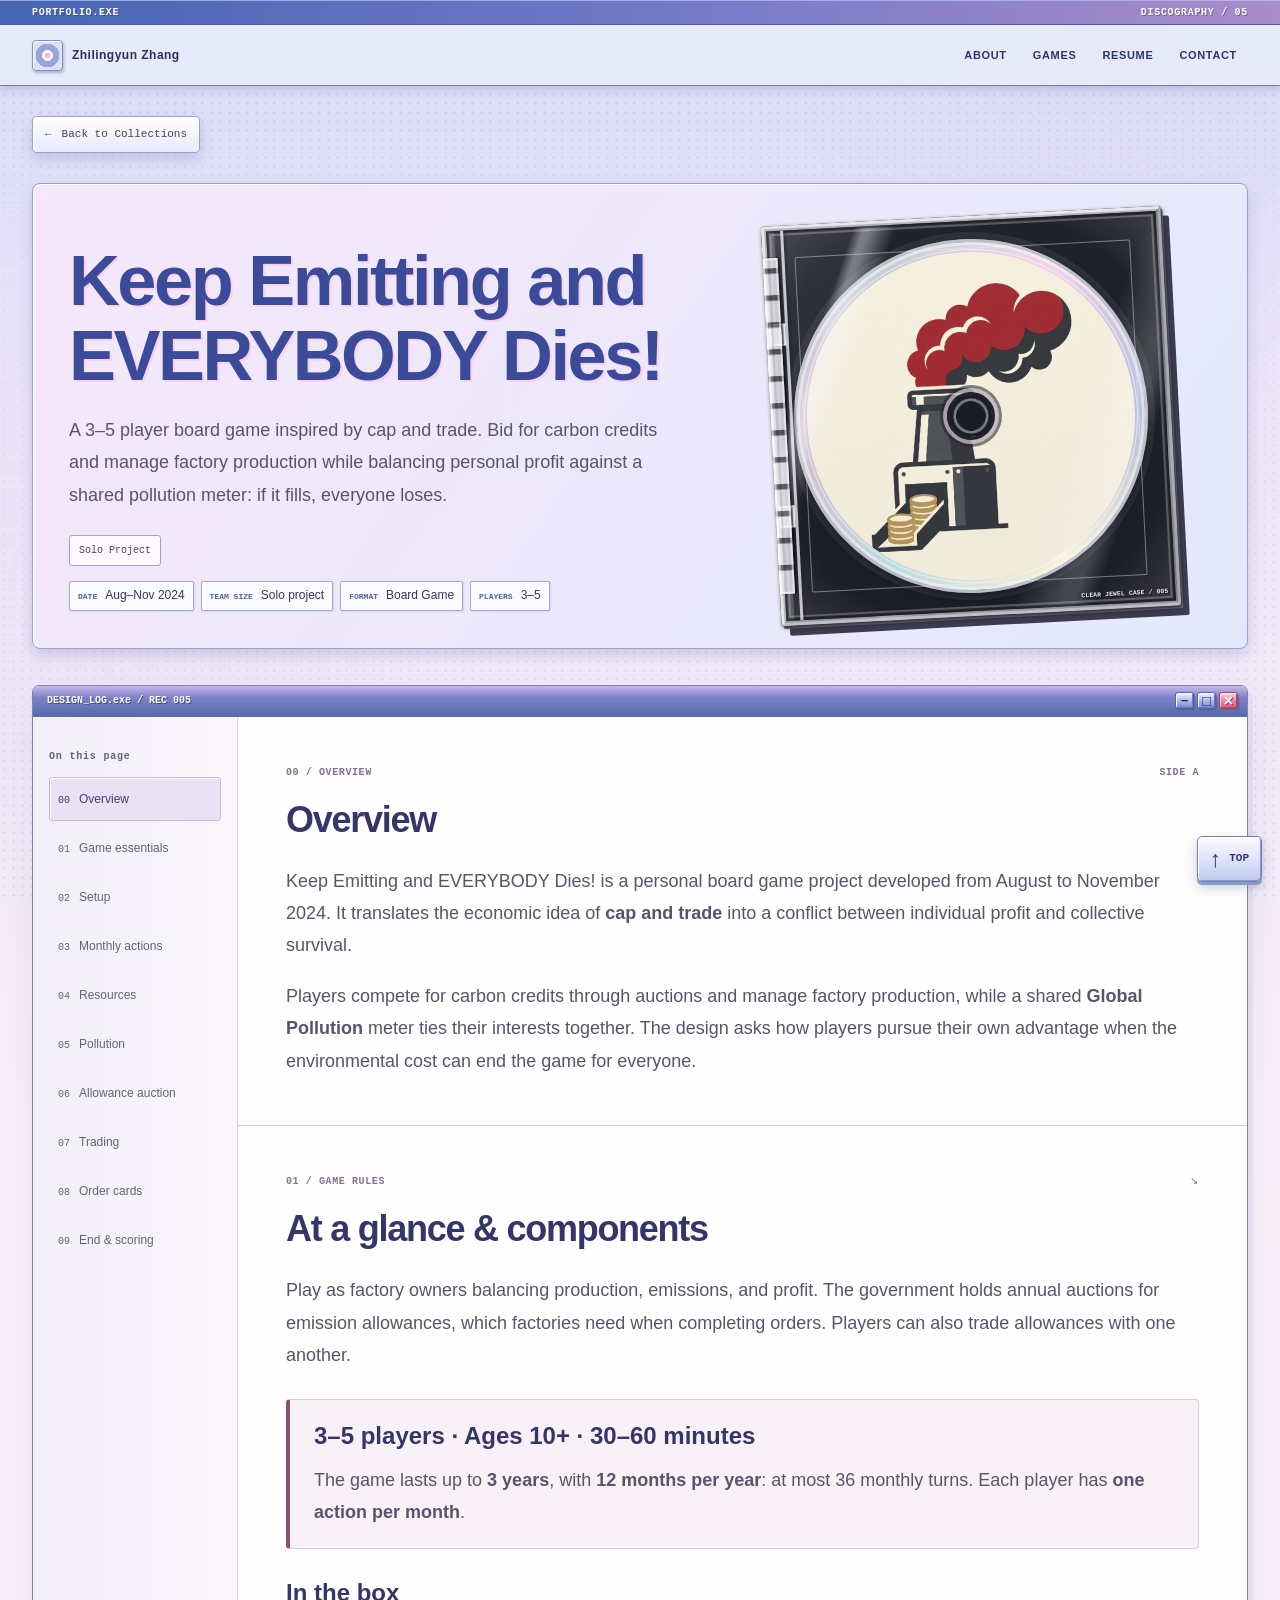
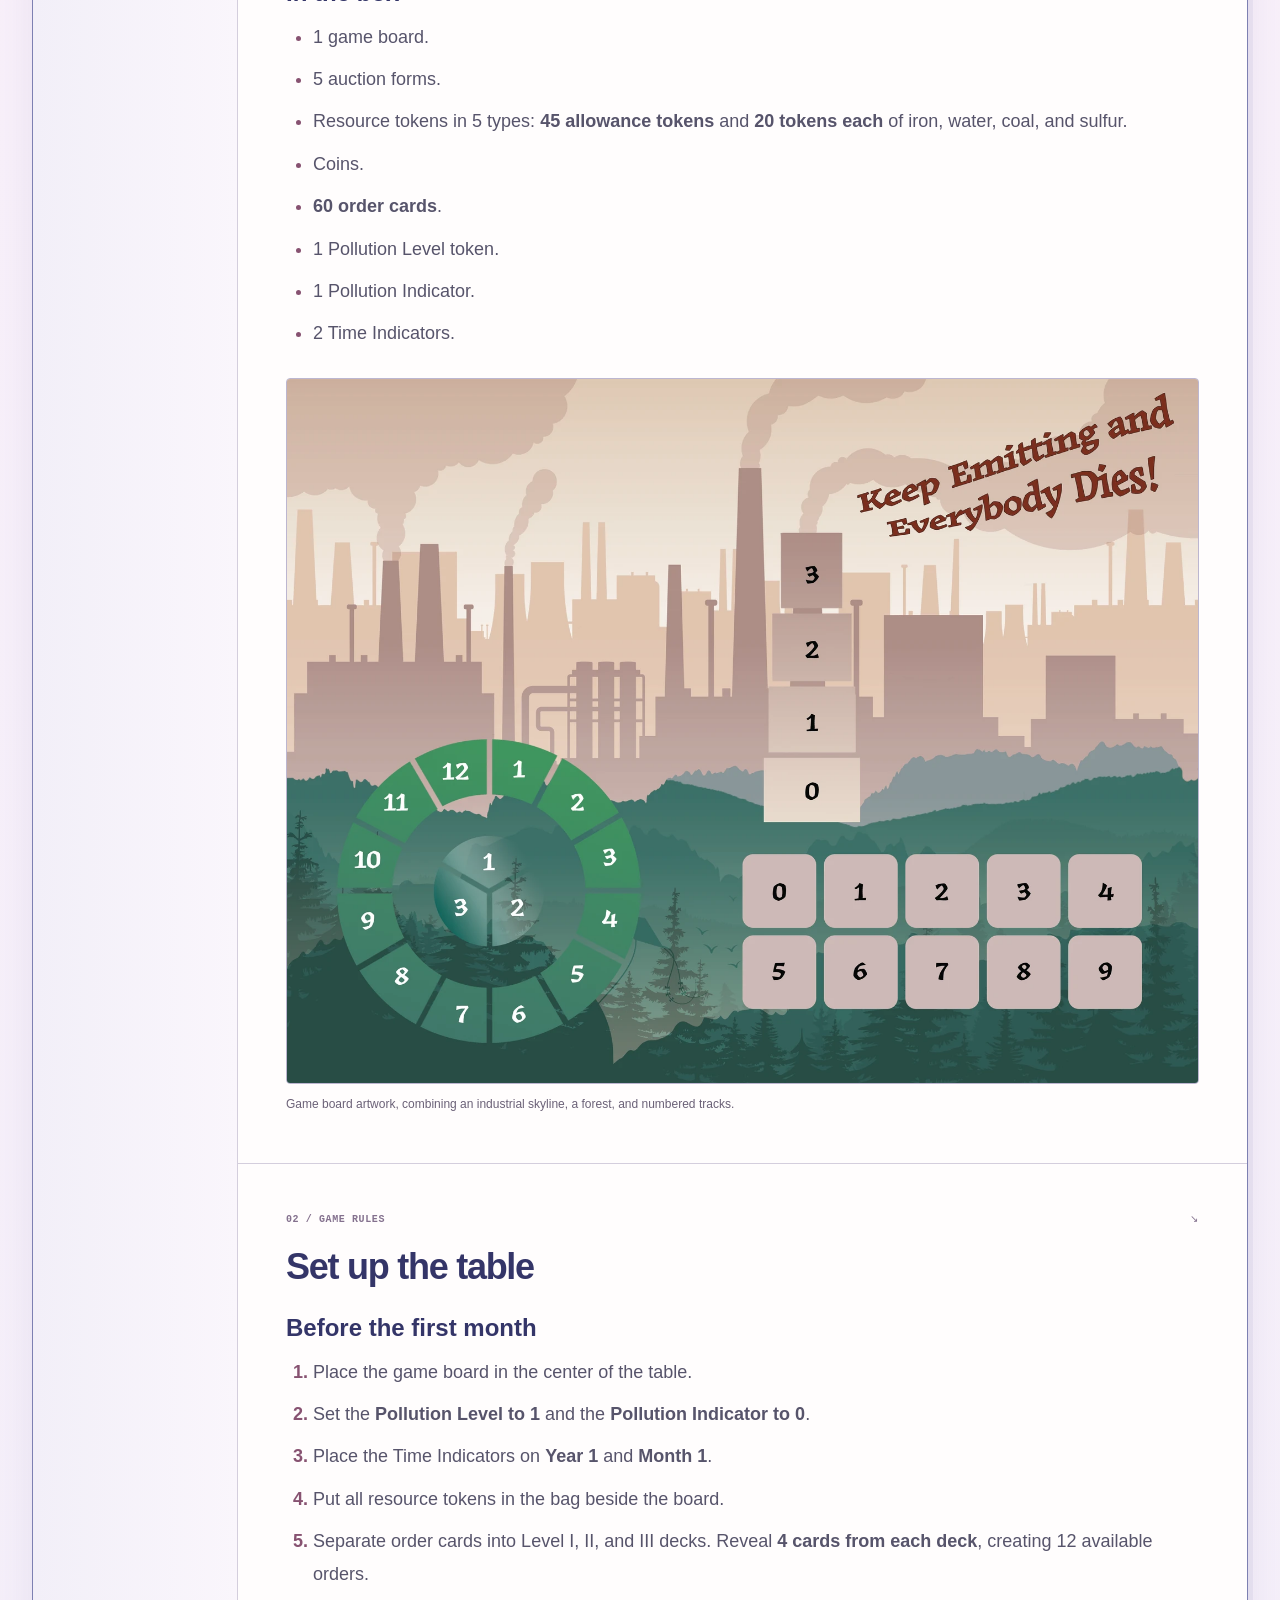
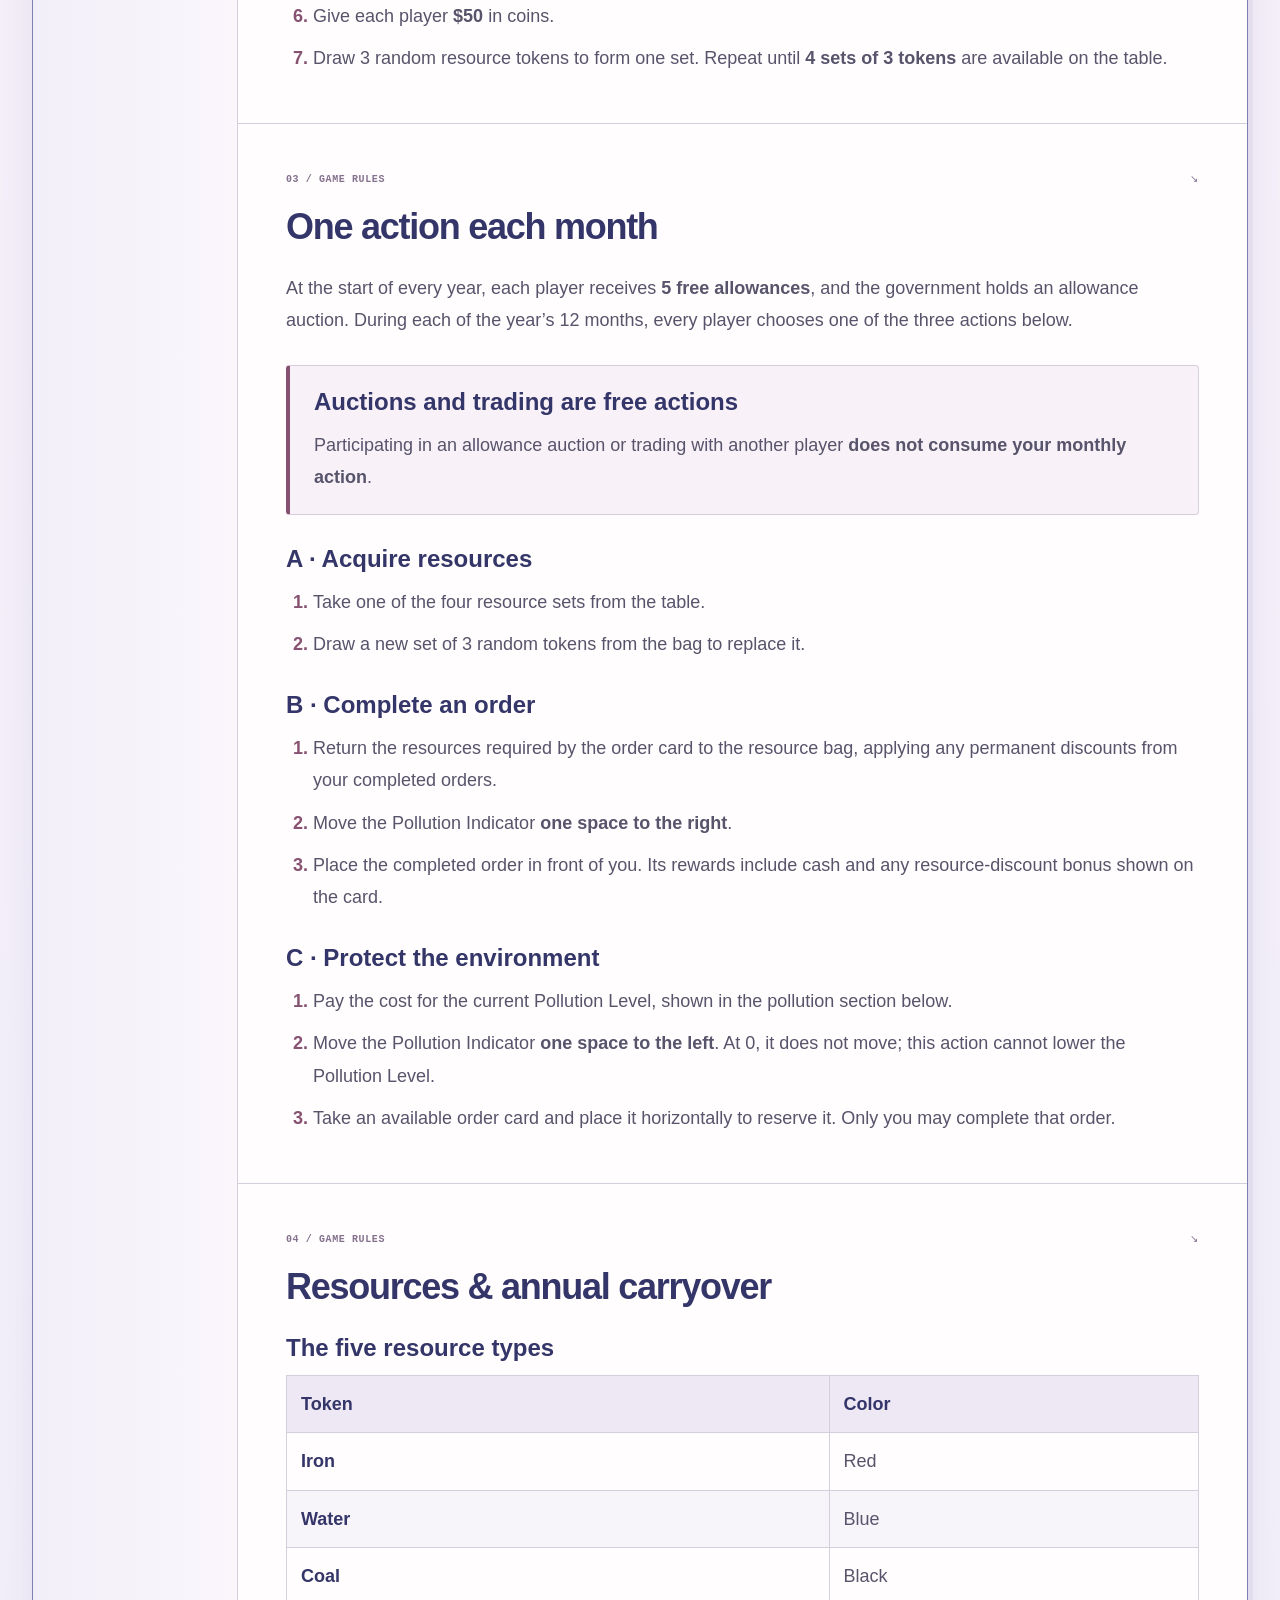
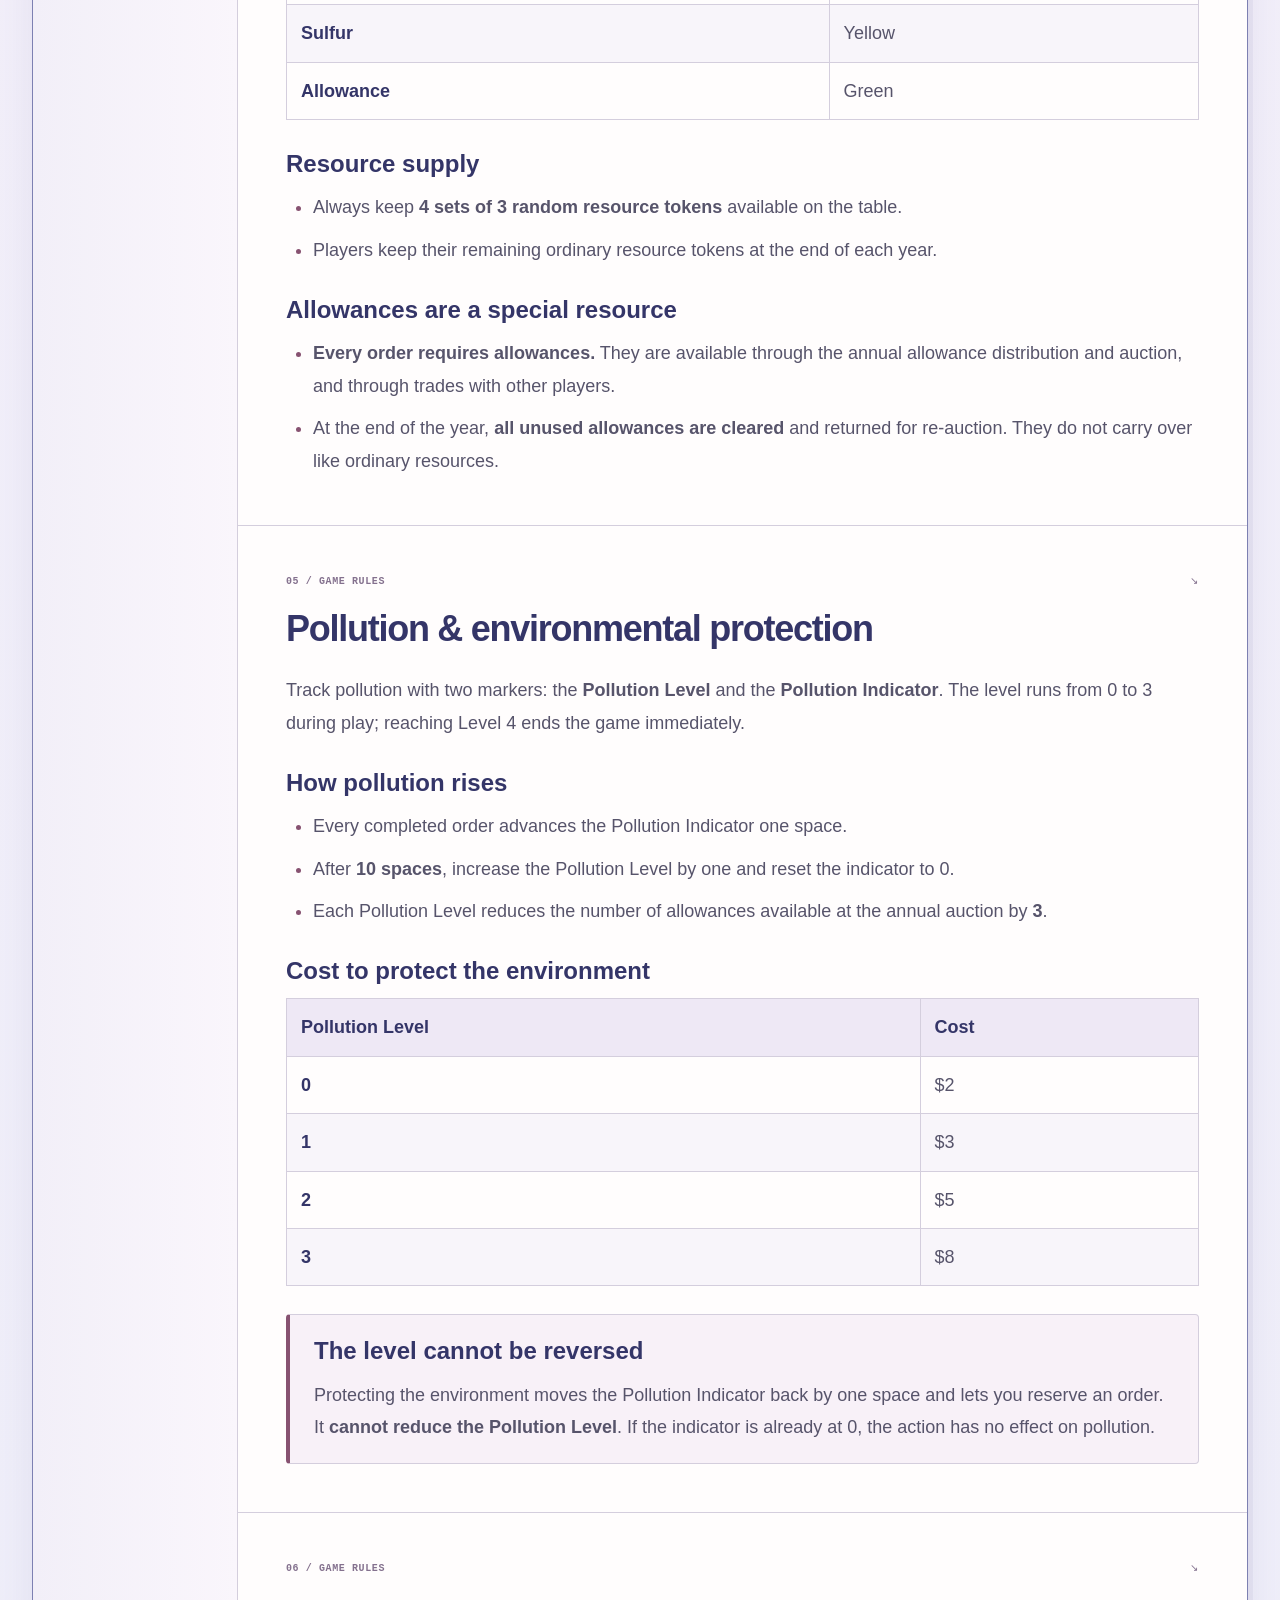
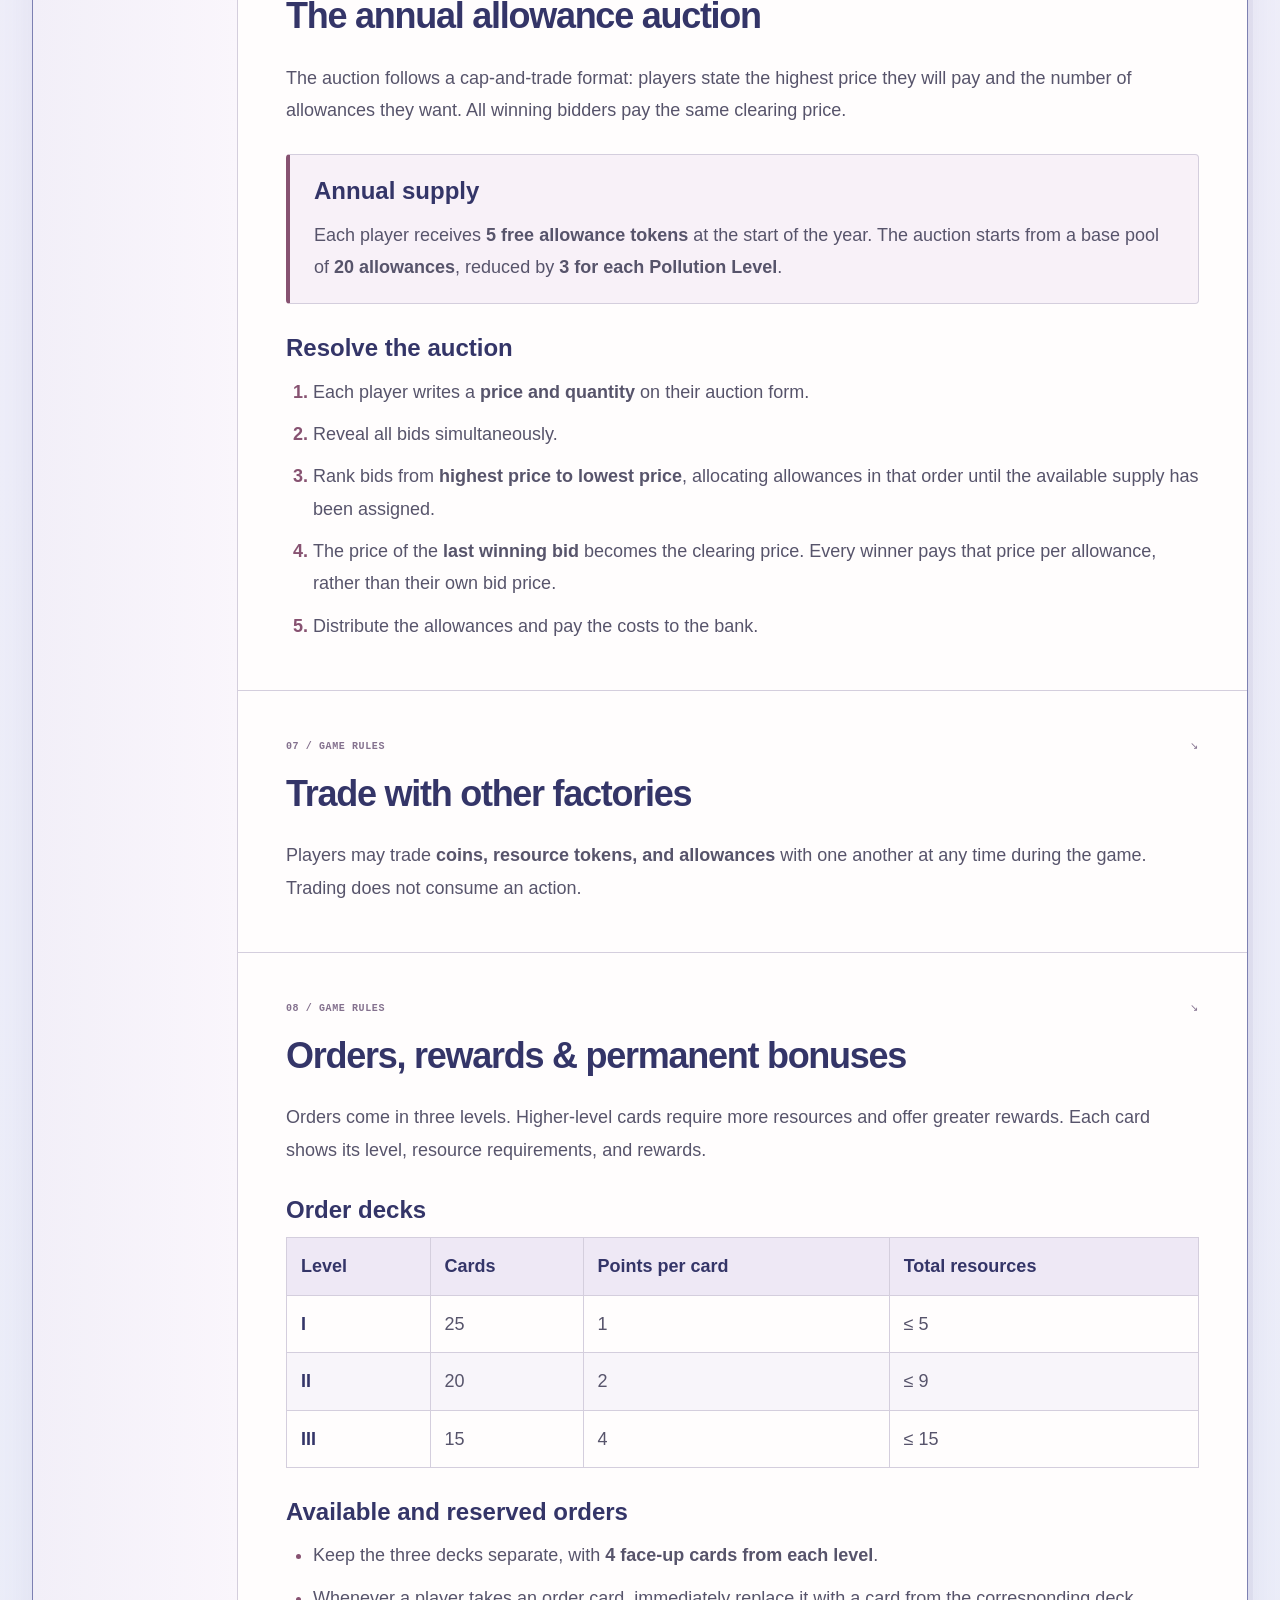
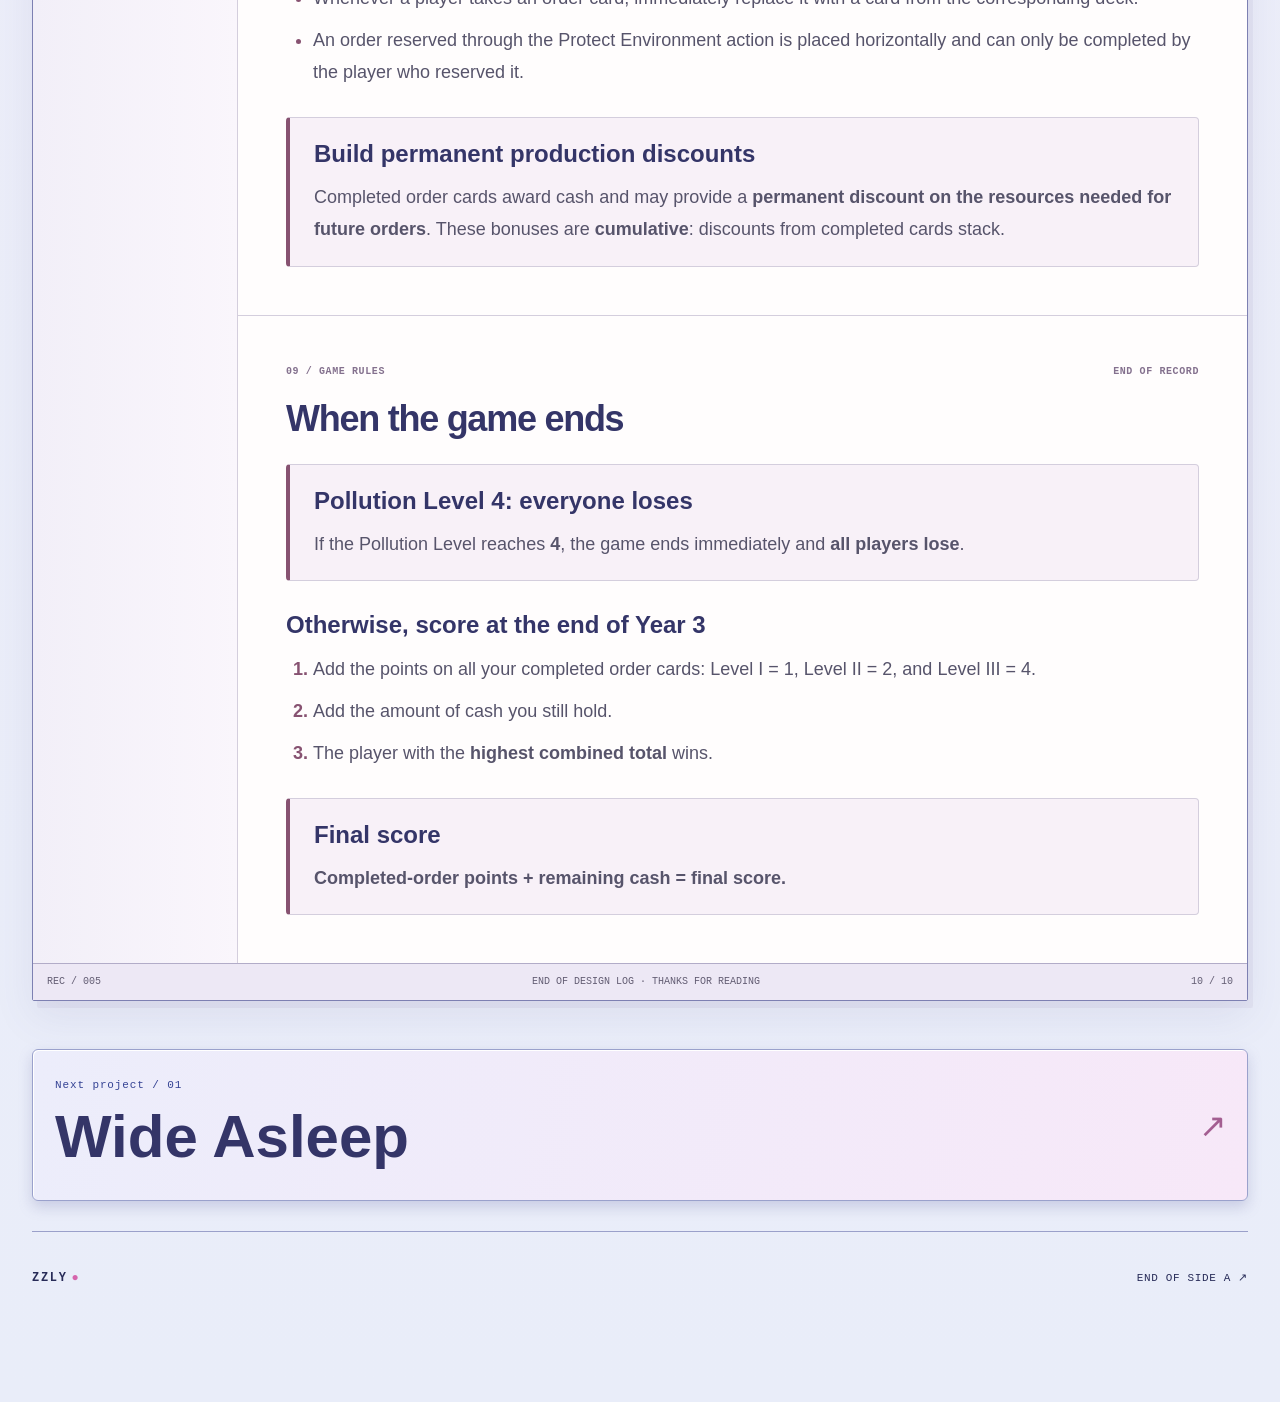
<file: projects/keep-emitting-and-everybody-dies/index.html>
<!DOCTYPE html><html lang="en"><head><meta charset="UTF-8"><meta name="viewport" content="width=device-width, initial-scale=1"><meta name="description" content="A 3–5 player board game inspired by cap and trade. Bid for carbon credits and manage factory production while balancing personal profit against a shared pollution meter: if it fills, everyone loses."><meta name="theme-color" content="#d6d9f4"><title>Keep Emitting and EVERYBODY Dies! — Zhilingyun Zhang</title><link rel="icon" type="image/svg+xml" href="/favicon.svg"><link rel="stylesheet" href="/_astro/ProjectFacts.BNRwk08-.css"><link rel="stylesheet" href="/_astro/ProjectPage.DXMk2tLU.css"></head><body id="page-top"><a class="skip-link" href="#main">Skip to content</a><header class="site-header"><div class="header-system-bar"><div class="container system-bar-inner"><span>PORTFOLIO.EXE</span><span>DISCOGRAPHY / 05</span></div></div><div class="container header-inner"><a class="brand" href="/" aria-label="Zhilingyun Zhang — home"><span class="brand-symbol" aria-hidden="true">◎</span><span>Zhilingyun Zhang</span></a><nav class="main-nav" aria-label="Main navigation"><a href="/#about">About</a><a href="/#work">Games</a><a href="/#resume">Resume</a><a href="/#contact">Contact</a></nav></div></header><main id="main"><div class="detail-page container"><a class="back-link" href="/#work"><span aria-hidden="true">←</span> Back to Collections</a><section class="detail-hero" aria-labelledby="project-title"><div class="detail-hero-copy"><h1 id="project-title">Keep Emitting and EVERYBODY Dies!</h1><p class="detail-summary">A 3–5 player board game inspired by cap and trade. Bid for carbon credits and manage factory production while balancing personal profit against a shared pollution meter: if it fills, everyone loses.</p><div class="detail-hero-tags"><span>Solo Project</span></div><dl class="project-facts project-facts-hero" aria-label="Project details" data-astro-cid-mxtwmnon><div data-astro-cid-mxtwmnon><dt data-astro-cid-mxtwmnon>DATE</dt><dd data-astro-cid-mxtwmnon>Aug–Nov 2024</dd></div><div data-astro-cid-mxtwmnon><dt data-astro-cid-mxtwmnon>TEAM SIZE</dt><dd data-astro-cid-mxtwmnon>Solo project</dd></div><div data-astro-cid-mxtwmnon><dt data-astro-cid-mxtwmnon>FORMAT</dt><dd data-astro-cid-mxtwmnon>Board Game</dd></div><div data-astro-cid-mxtwmnon><dt data-astro-cid-mxtwmnon>PLAYERS</dt><dd data-astro-cid-mxtwmnon>3–5</dd></div></dl></div><div class="detail-hero-art"><div class="detail-disc"><div class="jewel-case theme-mint" aria-hidden="true"><div class="case-tray"><span class="tray-ring"></span><div class="disc"><div class="disc-art disc-art-has-cover"><img class="disc-cover-image" src="/covers/keed.webp" alt="" width="1024" height="1024" loading="lazy" decoding="async"></div><span class="disc-hole"></span></div><span class="tray-notch tray-notch-a"></span><span class="tray-notch tray-notch-b"></span></div><div class="case-lid"><span class="lid-ridge"></span><span class="lid-reflection"></span><span class="lid-label">CLEAR JEWEL CASE / 005</span></div><span class="case-hinge"></span><span class="album-sticker album-sticker-a">PRESS PLAY<br>TO EXPLORE</span><span class="album-sticker album-sticker-b">SIDE A / 005</span></div></div></div></section><div class="detail-window"><div class="detail-titlebar"><span>DESIGN_LOG.exe / REC 005</span><span class="window-controls" aria-hidden="true"><span class="window-control window-control-min">−</span><span class="window-control window-control-max">□</span><span class="window-control window-control-close">×</span></span></div><div class="detail-workspace"><aside class="detail-sidebar"><div class="detail-tracklist"><p class="detail-kicker">On this page</p><nav aria-label="On this page"><a href="#overview" data-chapter-link aria-current="location"><span>00</span>Overview</a><a href="#design-premise" data-chapter-link><span>01</span>Game essentials</a><a href="#setup" data-chapter-link><span>02</span>Setup</a><a href="#monthly-actions" data-chapter-link><span>03</span>Monthly actions</a><a href="#resources" data-chapter-link><span>04</span>Resources</a><a href="#shared-pollution" data-chapter-link><span>05</span>Pollution</a><a href="#carbon-market" data-chapter-link><span>06</span>Allowance auction</a><a href="#trading" data-chapter-link><span>07</span>Trading</a><a href="#orders" data-chapter-link><span>08</span>Order cards</a><a href="#ending" data-chapter-link><span>09</span>End &amp; scoring</a></nav></div></aside><article class="detail-article" aria-label="Keep Emitting and EVERYBODY Dies! — View case study"><section class="detail-section" id="overview" aria-labelledby="overview-title"><div class="detail-section-label"><span>00 / OVERVIEW</span><span aria-hidden="true">SIDE A</span></div><h2 id="overview-title">Overview</h2><div class="detail-prose"><p>Keep Emitting and EVERYBODY Dies! is a personal board game project developed from August to November 2024. It translates the economic idea of <strong>cap and trade</strong> into a conflict between individual profit and collective survival.</p><p>Players compete for carbon credits through auctions and manage factory production, while a shared <strong>Global Pollution</strong> meter ties their interests together. The design asks how players pursue their own advantage when the environmental cost can end the game for everyone.</p></div></section><section class="detail-section" id="design-premise" aria-labelledby="design-premise-title"><div class="detail-section-label"><span>01 / GAME RULES</span><span aria-hidden="true">↘</span></div><h2 id="design-premise-title">At a glance &amp; components</h2><div class="detail-prose"><p>Play as factory owners balancing production, emissions, and profit. The government holds annual auctions for emission allowances, which factories need when completing orders. Players can also trade allowances with one another.</p></div><div class="detail-rules"><aside class="detail-rule-note"><h3>3–5 players · Ages 10+ · 30–60 minutes</h3><p>The game lasts up to <strong>3 years</strong>, with <strong>12 months per year</strong>: at most 36 monthly turns. Each player has <strong>one action per month</strong>.</p></aside><div class="detail-rule-list"><h3>In the box</h3><ul><li>1 game board.</li><li>5 auction forms.</li><li>Resource tokens in 5 types: <strong>45 allowance tokens</strong> and <strong>20 tokens each</strong> of iron, water, coal, and sulfur.</li><li>Coins.</li><li><strong>60 order cards</strong>.</li><li>1 Pollution Level token.</li><li>1 Pollution Indicator.</li><li>2 Time Indicators.</li></ul></div></div><div class="detail-media"><figure class="media-figure media-image"><div class="media-surface media-real"><img src="/media/keed/game-board.webp" alt="Keep Emitting and Everybody Dies game board with smokestacks above a forest, a circular track numbered 1–12, and two additional numbered tracks." width="1650" height="1275" loading="lazy" decoding="async"></div><figcaption>Game board artwork, combining an industrial skyline, a forest, and numbered tracks.</figcaption></figure></div></section><section class="detail-section" id="setup" aria-labelledby="setup-title"><div class="detail-section-label"><span>02 / GAME RULES</span><span aria-hidden="true">↘</span></div><h2 id="setup-title">Set up the table</h2><div class="detail-prose"></div><div class="detail-rules"><div class="detail-rule-list"><h3>Before the first month</h3><ol><li>Place the game board in the center of the table.</li><li>Set the <strong>Pollution Level to 1</strong> and the <strong>Pollution Indicator to 0</strong>.</li><li>Place the Time Indicators on <strong>Year 1</strong> and <strong>Month 1</strong>.</li><li>Put all resource tokens in the bag beside the board.</li><li>Separate order cards into Level I, II, and III decks. Reveal <strong>4 cards from each deck</strong>, creating 12 available orders.</li><li>Give each player <strong>$50</strong> in coins.</li><li>Draw 3 random resource tokens to form one set. Repeat until <strong>4 sets of 3 tokens</strong> are available on the table.</li></ol></div></div></section><section class="detail-section" id="monthly-actions" aria-labelledby="monthly-actions-title"><div class="detail-section-label"><span>03 / GAME RULES</span><span aria-hidden="true">↘</span></div><h2 id="monthly-actions-title">One action each month</h2><div class="detail-prose"><p>At the start of every year, each player receives <strong>5 free allowances</strong>, and the government holds an allowance auction. During each of the year’s 12 months, every player chooses one of the three actions below.</p></div><div class="detail-rules"><aside class="detail-rule-note"><h3>Auctions and trading are free actions</h3><p>Participating in an allowance auction or trading with another player <strong>does not consume your monthly action</strong>.</p></aside><div class="detail-rule-list"><h3>A · Acquire resources</h3><ol><li>Take one of the four resource sets from the table.</li><li>Draw a new set of 3 random tokens from the bag to replace it.</li></ol></div><div class="detail-rule-list"><h3>B · Complete an order</h3><ol><li>Return the resources required by the order card to the resource bag, applying any permanent discounts from your completed orders.</li><li>Move the Pollution Indicator <strong>one space to the right</strong>.</li><li>Place the completed order in front of you. Its rewards include cash and any resource-discount bonus shown on the card.</li></ol></div><div class="detail-rule-list"><h3>C · Protect the environment</h3><ol><li>Pay the cost for the current Pollution Level, shown in the pollution section below.</li><li>Move the Pollution Indicator <strong>one space to the left</strong>. At 0, it does not move; this action cannot lower the Pollution Level.</li><li>Take an available order card and place it horizontally to reserve it. Only you may complete that order.</li></ol></div></div></section><section class="detail-section" id="resources" aria-labelledby="resources-title"><div class="detail-section-label"><span>04 / GAME RULES</span><span aria-hidden="true">↘</span></div><h2 id="resources-title">Resources &amp; annual carryover</h2><div class="detail-prose"></div><div class="detail-rules"><div class="detail-rule-table" role="region" aria-label="The five resource types" tabindex="0"><table><caption>The five resource types</caption><thead><tr><th scope="col">Token</th><th scope="col">Color</th></tr></thead><tbody><tr><th scope="row">Iron</th><td>Red</td></tr><tr><th scope="row">Water</th><td>Blue</td></tr><tr><th scope="row">Coal</th><td>Black</td></tr><tr><th scope="row">Sulfur</th><td>Yellow</td></tr><tr><th scope="row">Allowance</th><td>Green</td></tr></tbody></table></div><div class="detail-rule-list"><h3>Resource supply</h3><ul><li>Always keep <strong>4 sets of 3 random resource tokens</strong> available on the table.</li><li>Players keep their remaining ordinary resource tokens at the end of each year.</li></ul></div><div class="detail-rule-list"><h3>Allowances are a special resource</h3><ul><li><strong>Every order requires allowances.</strong> They are available through the annual allowance distribution and auction, and through trades with other players.</li><li>At the end of the year, <strong>all unused allowances are cleared</strong> and returned for re-auction. They do not carry over like ordinary resources.</li></ul></div></div></section><section class="detail-section" id="shared-pollution" aria-labelledby="shared-pollution-title"><div class="detail-section-label"><span>05 / GAME RULES</span><span aria-hidden="true">↘</span></div><h2 id="shared-pollution-title">Pollution &amp; environmental protection</h2><div class="detail-prose"><p>Track pollution with two markers: the <strong>Pollution Level</strong> and the <strong>Pollution Indicator</strong>. The level runs from 0 to 3 during play; reaching Level 4 ends the game immediately.</p></div><div class="detail-rules"><div class="detail-rule-list"><h3>How pollution rises</h3><ul><li>Every completed order advances the Pollution Indicator one space.</li><li>After <strong>10 spaces</strong>, increase the Pollution Level by one and reset the indicator to 0.</li><li>Each Pollution Level reduces the number of allowances available at the annual auction by <strong>3</strong>.</li></ul></div><div class="detail-rule-table" role="region" aria-label="Cost to protect the environment" tabindex="0"><table><caption>Cost to protect the environment</caption><thead><tr><th scope="col">Pollution Level</th><th scope="col">Cost</th></tr></thead><tbody><tr><th scope="row">0</th><td>$2</td></tr><tr><th scope="row">1</th><td>$3</td></tr><tr><th scope="row">2</th><td>$5</td></tr><tr><th scope="row">3</th><td>$8</td></tr></tbody></table></div><aside class="detail-rule-note"><h3>The level cannot be reversed</h3><p>Protecting the environment moves the Pollution Indicator back by one space and lets you reserve an order. It <strong>cannot reduce the Pollution Level</strong>. If the indicator is already at 0, the action has no effect on pollution.</p></aside></div></section><section class="detail-section" id="carbon-market" aria-labelledby="carbon-market-title"><div class="detail-section-label"><span>06 / GAME RULES</span><span aria-hidden="true">↘</span></div><h2 id="carbon-market-title">The annual allowance auction</h2><div class="detail-prose"><p>The auction follows a cap-and-trade format: players state the highest price they will pay and the number of allowances they want. All winning bidders pay the same clearing price.</p></div><div class="detail-rules"><aside class="detail-rule-note"><h3>Annual supply</h3><p>Each player receives <strong>5 free allowance tokens</strong> at the start of the year. The auction starts from a base pool of <strong>20 allowances</strong>, reduced by <strong>3 for each Pollution Level</strong>.</p></aside><div class="detail-rule-list"><h3>Resolve the auction</h3><ol><li>Each player writes a <strong>price and quantity</strong> on their auction form.</li><li>Reveal all bids simultaneously.</li><li>Rank bids from <strong>highest price to lowest price</strong>, allocating allowances in that order until the available supply has been assigned.</li><li>The price of the <strong>last winning bid</strong> becomes the clearing price. Every winner pays that price per allowance, rather than their own bid price.</li><li>Distribute the allowances and pay the costs to the bank.</li></ol></div></div></section><section class="detail-section" id="trading" aria-labelledby="trading-title"><div class="detail-section-label"><span>07 / GAME RULES</span><span aria-hidden="true">↘</span></div><h2 id="trading-title">Trade with other factories</h2><div class="detail-prose"><p>Players may trade <strong>coins, resource tokens, and allowances</strong> with one another at any time during the game. Trading does not consume an action.</p></div></section><section class="detail-section" id="orders" aria-labelledby="orders-title"><div class="detail-section-label"><span>08 / GAME RULES</span><span aria-hidden="true">↘</span></div><h2 id="orders-title">Orders, rewards &amp; permanent bonuses</h2><div class="detail-prose"><p>Orders come in three levels. Higher-level cards require more resources and offer greater rewards. Each card shows its level, resource requirements, and rewards.</p></div><div class="detail-rules"><div class="detail-rule-table" role="region" aria-label="Order decks" tabindex="0"><table><caption>Order decks</caption><thead><tr><th scope="col">Level</th><th scope="col">Cards</th><th scope="col">Points per card</th><th scope="col">Total resources</th></tr></thead><tbody><tr><th scope="row">I</th><td>25</td><td>1</td><td>≤ 5</td></tr><tr><th scope="row">II</th><td>20</td><td>2</td><td>≤ 9</td></tr><tr><th scope="row">III</th><td>15</td><td>4</td><td>≤ 15</td></tr></tbody></table></div><div class="detail-rule-list"><h3>Available and reserved orders</h3><ul><li>Keep the three decks separate, with <strong>4 face-up cards from each level</strong>.</li><li>Whenever a player takes an order card, immediately replace it with a card from the corresponding deck.</li><li>An order reserved through the Protect Environment action is placed horizontally and can only be completed by the player who reserved it.</li></ul></div><aside class="detail-rule-note"><h3>Build permanent production discounts</h3><p>Completed order cards award cash and may provide a <strong>permanent discount on the resources needed for future orders</strong>. These bonuses are <strong>cumulative</strong>: discounts from completed cards stack.</p></aside></div></section><section class="detail-section" id="ending" aria-labelledby="ending-title"><div class="detail-section-label"><span>09 / GAME RULES</span><span aria-hidden="true">END OF RECORD</span></div><h2 id="ending-title">When the game ends</h2><div class="detail-prose"></div><div class="detail-rules"><aside class="detail-rule-note"><h3>Pollution Level 4: everyone loses</h3><p>If the Pollution Level reaches <strong>4</strong>, the game ends immediately and <strong>all players lose</strong>.</p></aside><div class="detail-rule-list"><h3>Otherwise, score at the end of Year 3</h3><ol><li>Add the points on all your completed order cards: Level I = 1, Level II = 2, and Level III = 4.</li><li>Add the amount of cash you still hold.</li><li>The player with the <strong>highest combined total</strong> wins.</li></ol></div><aside class="detail-rule-note"><h3>Final score</h3><p><strong>Completed-order points + remaining cash = final score.</strong></p></aside></div></section></article></div><div class="detail-statusbar"><span>REC / 005</span><span>END OF DESIGN LOG · THANKS FOR READING</span><span>10 / 10</span></div></div><a class="next-project" href="/projects/wide-asleep/"><span>Next project / 01</span><strong>Wide Asleep</strong><span class="next-arrow" aria-hidden="true">↗</span></a></div></main><footer class="site-footer container"><span class="footer-mark">ZZLY<span class="footer-dot">●</span></span><a href="/">END OF SIDE A <span aria-hidden="true">↗</span></a></footer><a class="back-to-top" href="#page-top" aria-label="Back to top" title="Back to top"><span class="back-to-top-icon" aria-hidden="true">↑</span><span>TOP</span></a></body></html><script type="module">var e=Array.from(document.querySelectorAll(`.detail-tracklist [data-chapter-link]`)),t=e.map(e=>document.getElementById(e.hash.slice(1)));if(t.length){let n=!1,r=document.querySelector(`.detail-page`),i=document.querySelector(`.site-header`),a=()=>{let e=[`sticky`,`fixed`].includes(getComputedStyle(i).position)?i.getBoundingClientRect().height:0;r.style.setProperty(`--detail-nav-offset`,`${e+24}px`),r.style.setProperty(`--detail-anchor-offset`,`${e+32}px`)},o=()=>{a();let r=parseFloat(getComputedStyle(t[0]).scrollMarginTop)+2,i=0;t.forEach((e,t)=>{e.getBoundingClientRect().top<=r&&(i=t)}),window.scrollY+window.innerHeight>=document.documentElement.scrollHeight-2&&(i=t.length-1),e.forEach((e,t)=>{t===i?e.setAttribute(`aria-current`,`location`):e.removeAttribute(`aria-current`)}),n=!1},s=()=>{n||(n=!0,requestAnimationFrame(o))};document.addEventListener(`scroll`,s,{passive:!0}),window.addEventListener(`resize`,s),window.addEventListener(`hashchange`,s),window.addEventListener(`load`,s),new ResizeObserver(s).observe(document.querySelector(`.detail-article`)),new ResizeObserver(s).observe(i),o()}</script>
</file>
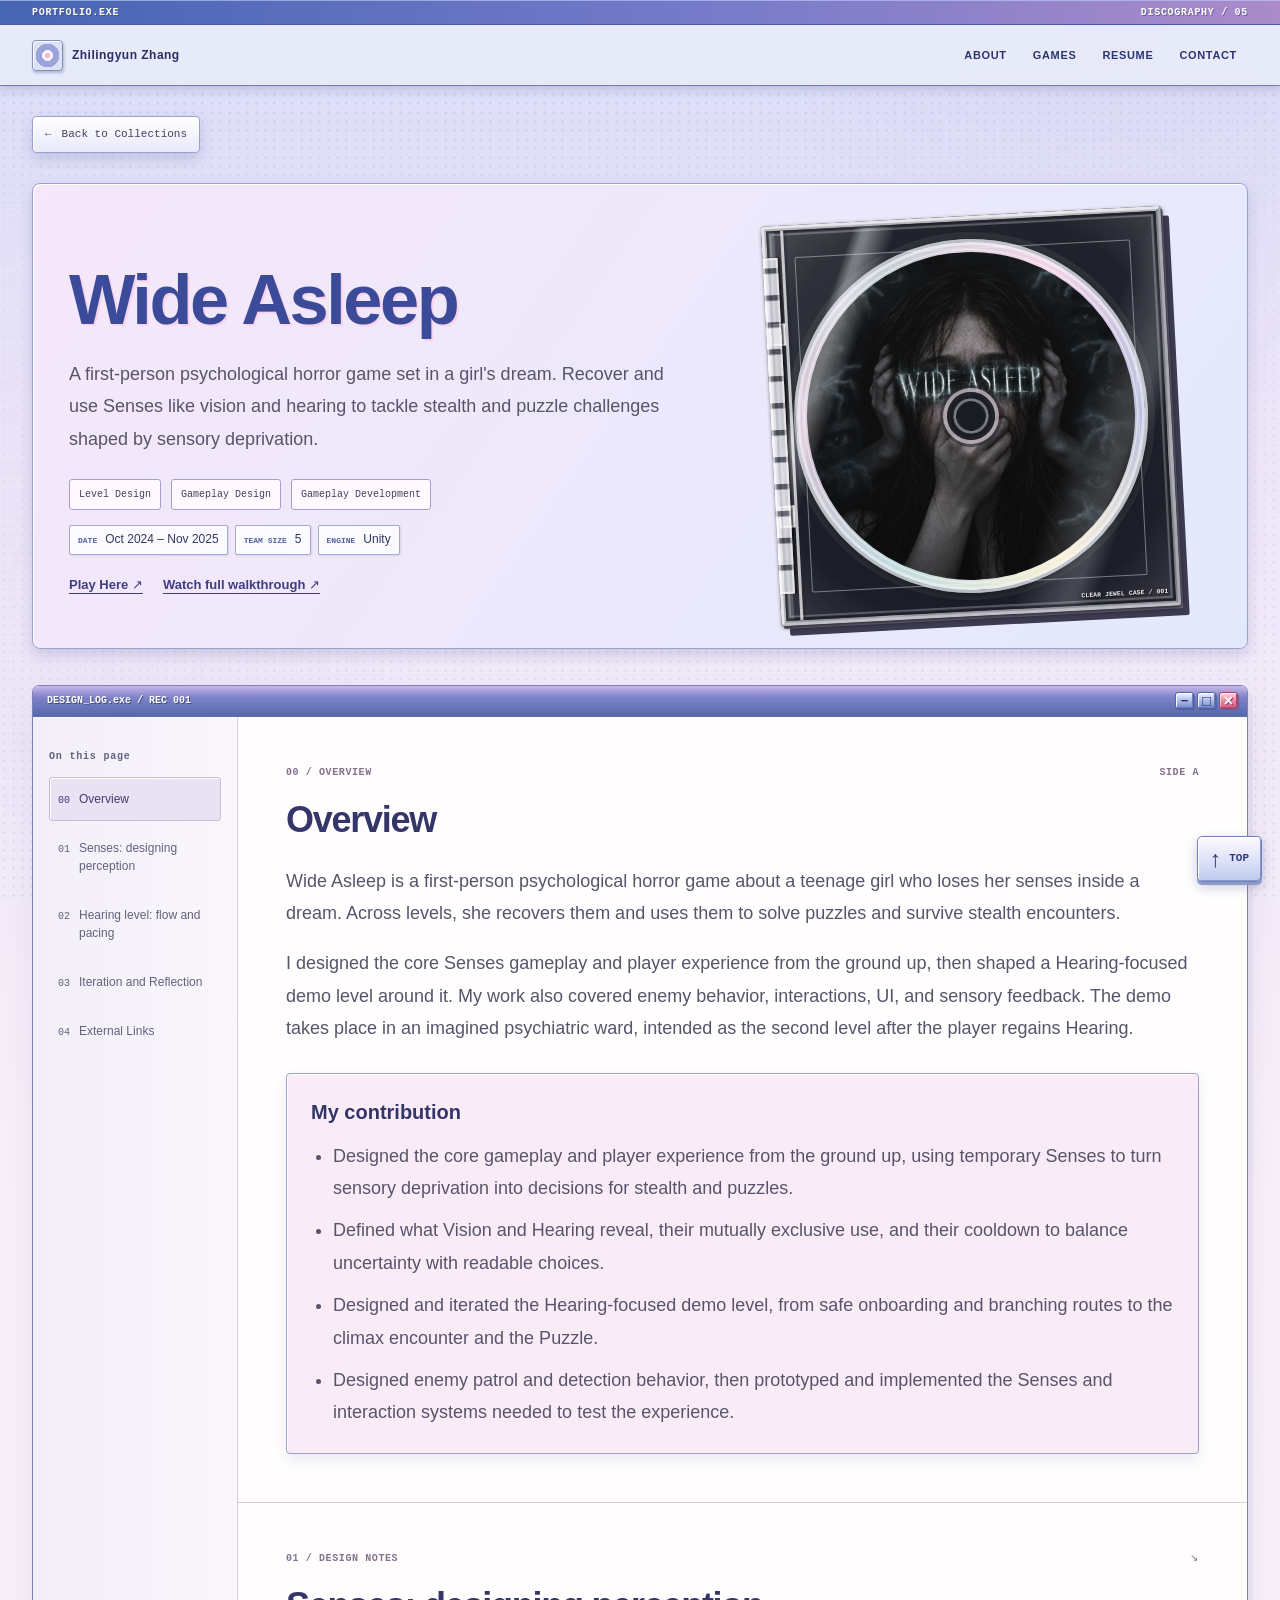
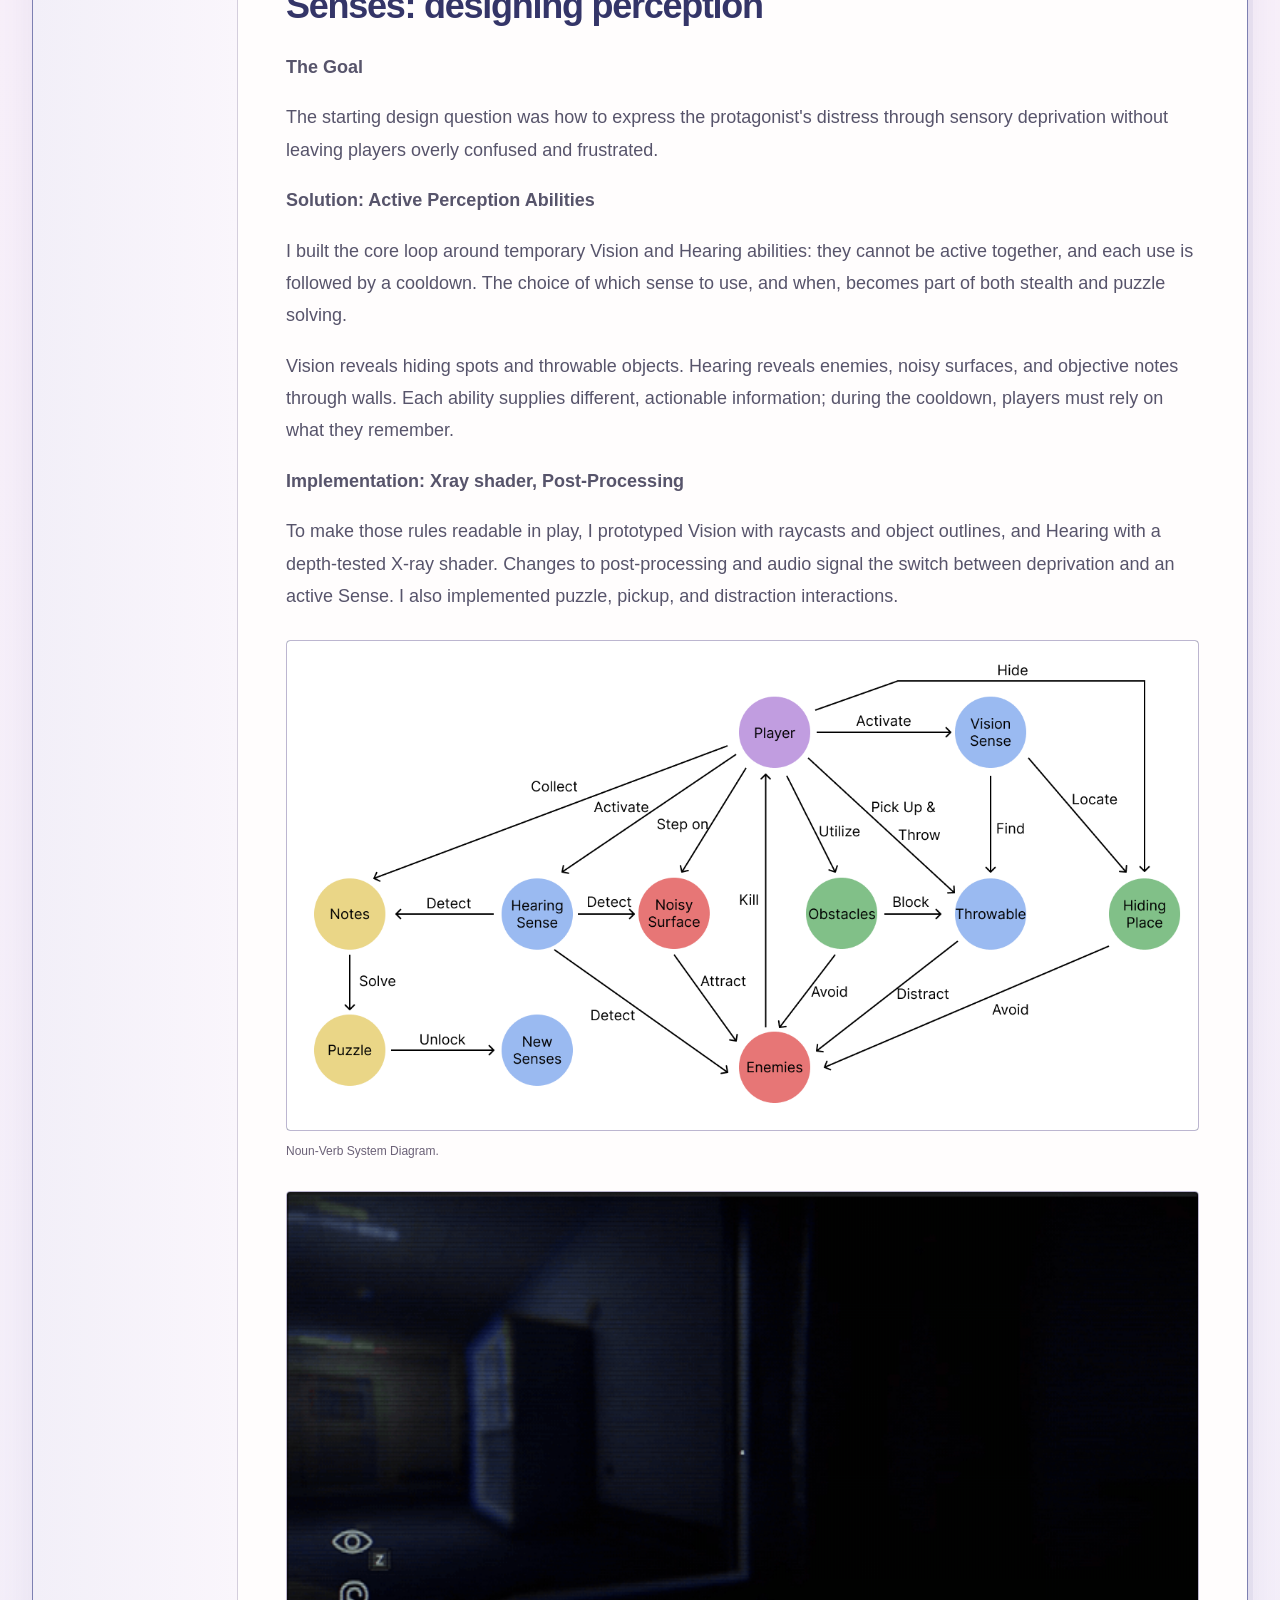
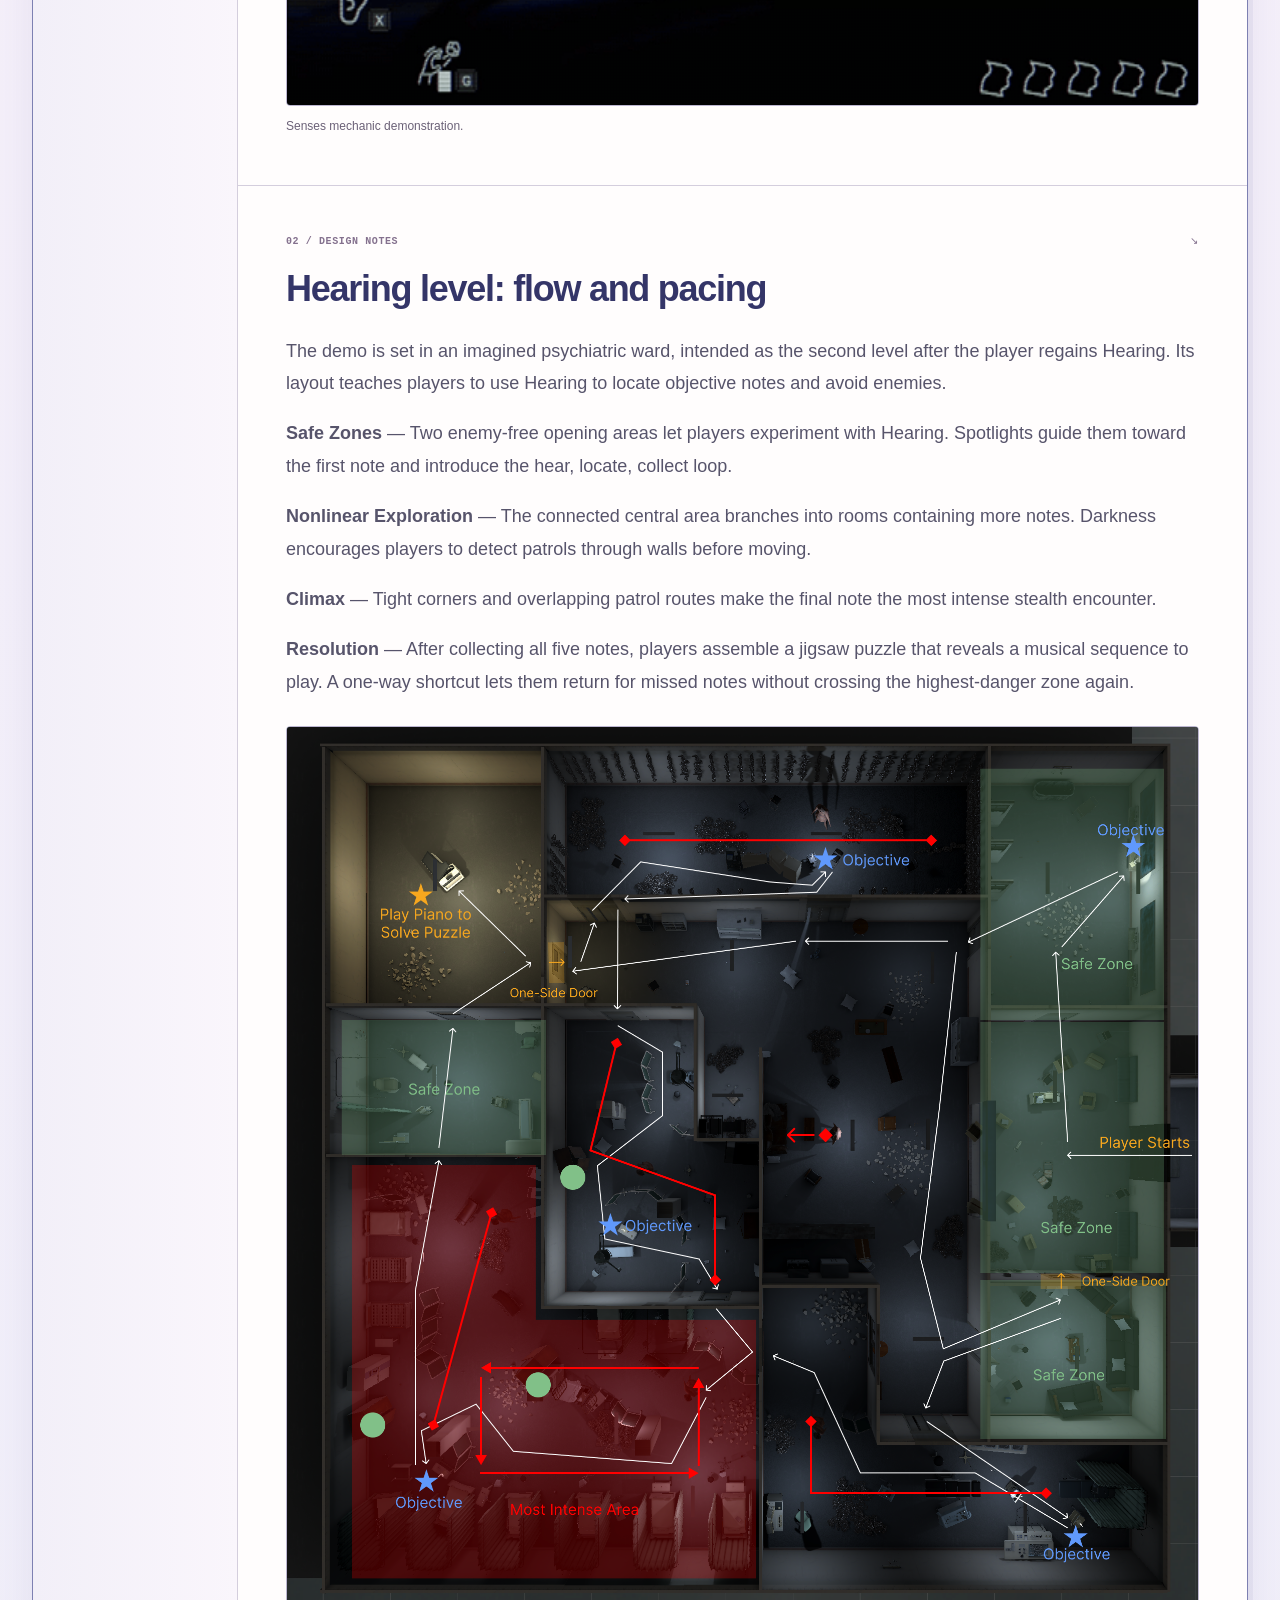
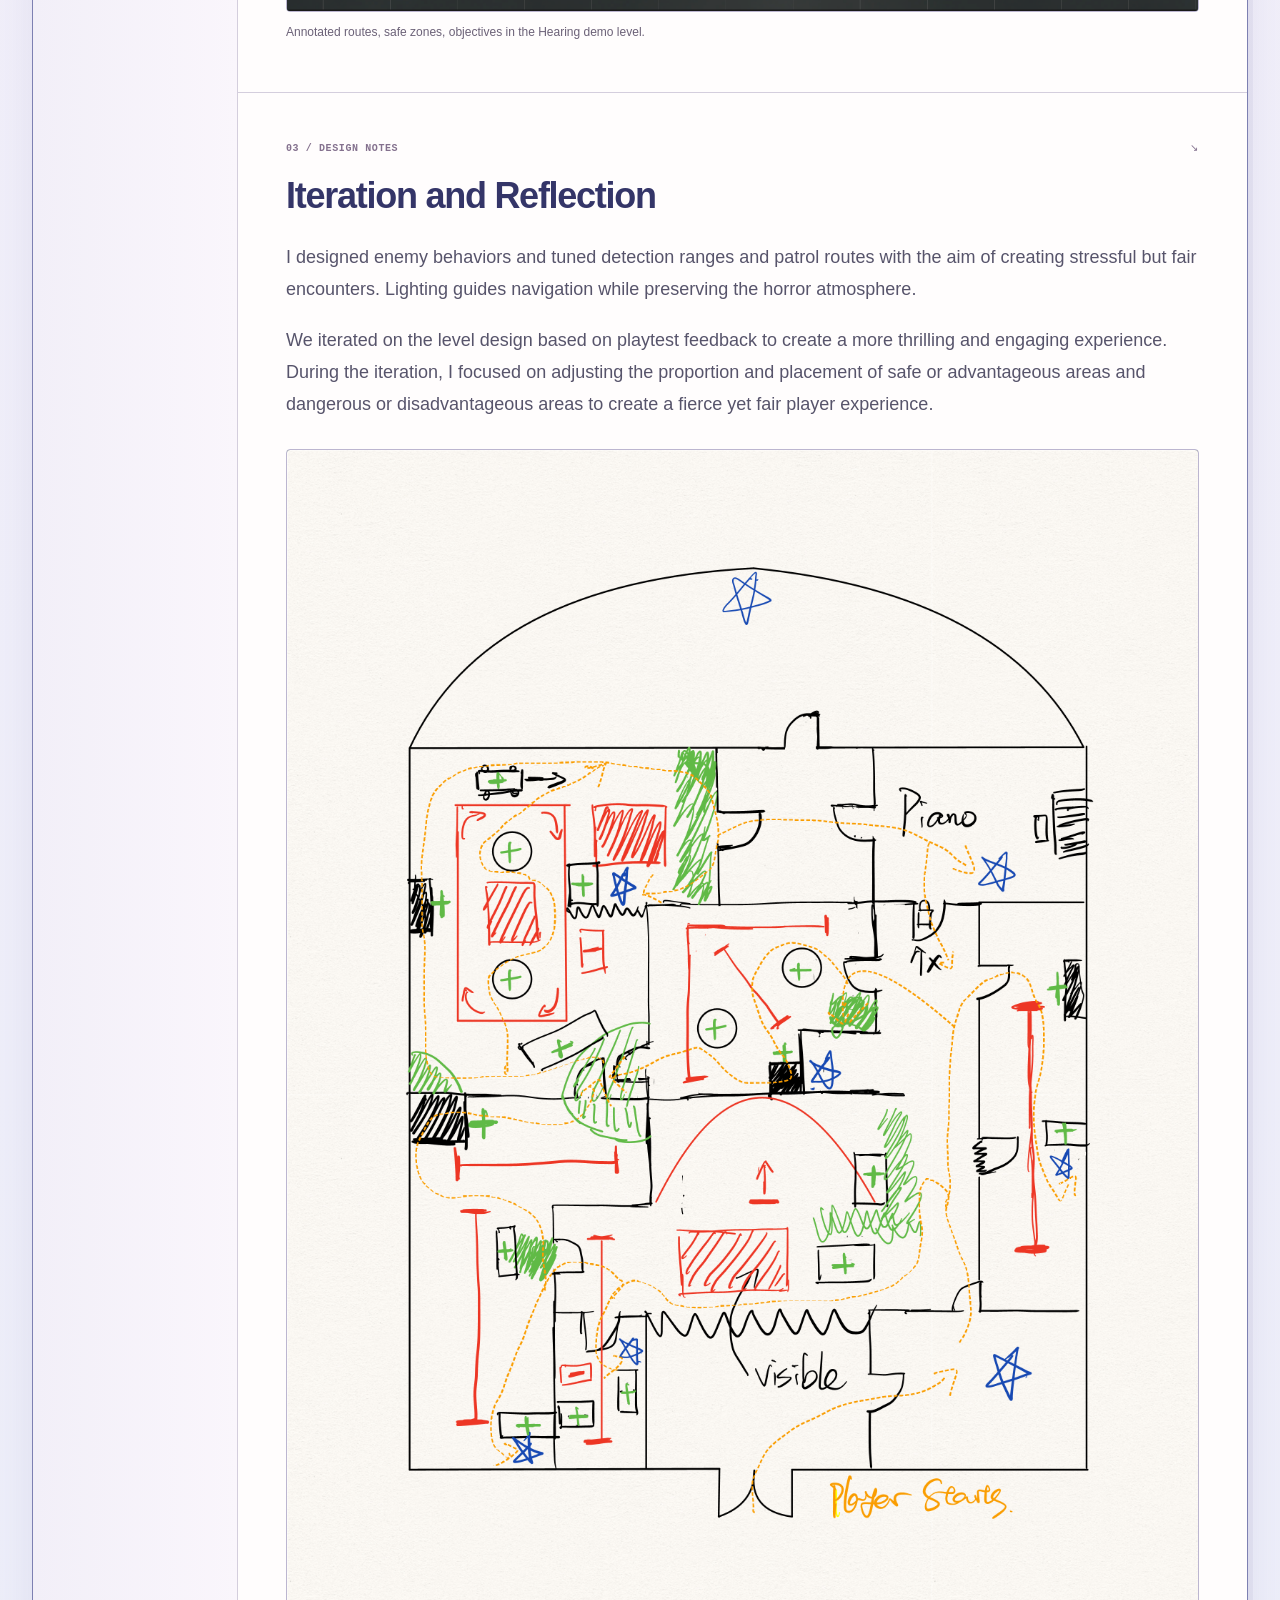
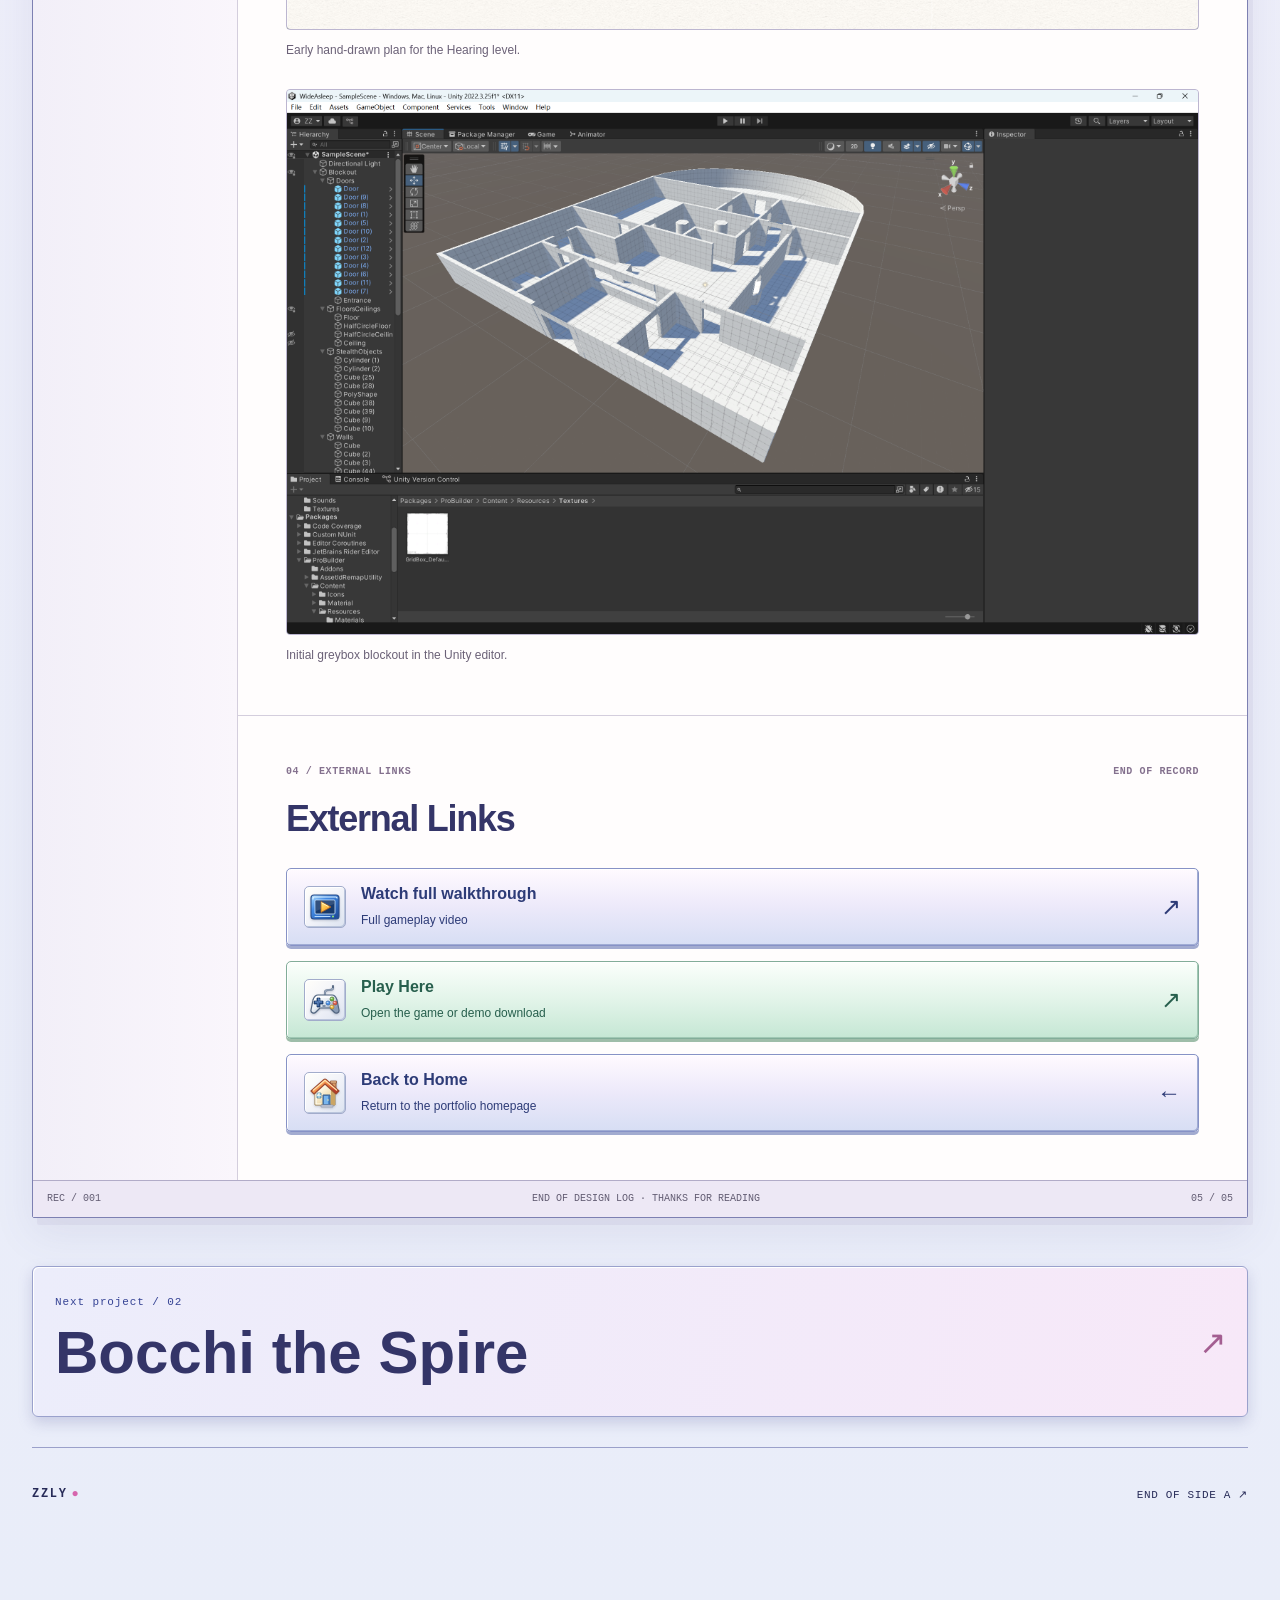
<file: projects/wide-asleep/index.html>
<!DOCTYPE html><html lang="en"><head><meta charset="UTF-8"><meta name="viewport" content="width=device-width, initial-scale=1"><meta name="description" content="A first-person psychological horror game set in a girl's dream. Recover and use Senses like vision and hearing to tackle stealth and puzzle challenges shaped by sensory deprivation."><meta name="theme-color" content="#d6d9f4"><title>Wide Asleep — Zhilingyun Zhang</title><link rel="icon" type="image/svg+xml" href="/favicon.svg"><link rel="stylesheet" href="/_astro/ProjectFacts.BNRwk08-.css"><link rel="stylesheet" href="/_astro/ProjectPage.DXMk2tLU.css"></head><body id="page-top"><a class="skip-link" href="#main">Skip to content</a><header class="site-header"><div class="header-system-bar"><div class="container system-bar-inner"><span>PORTFOLIO.EXE</span><span>DISCOGRAPHY / 05</span></div></div><div class="container header-inner"><a class="brand" href="/" aria-label="Zhilingyun Zhang — home"><span class="brand-symbol" aria-hidden="true">◎</span><span>Zhilingyun Zhang</span></a><nav class="main-nav" aria-label="Main navigation"><a href="/#about">About</a><a href="/#work">Games</a><a href="/#resume">Resume</a><a href="/#contact">Contact</a></nav></div></header><main id="main"><div class="detail-page container"><a class="back-link" href="/#work"><span aria-hidden="true">←</span> Back to Collections</a><section class="detail-hero" aria-labelledby="project-title"><div class="detail-hero-copy"><h1 id="project-title">Wide Asleep</h1><p class="detail-summary">A first-person psychological horror game set in a girl&#39;s dream. Recover and use Senses like vision and hearing to tackle stealth and puzzle challenges shaped by sensory deprivation.</p><div class="detail-hero-tags"><span>Level Design</span><span>Gameplay Design</span><span>Gameplay Development</span></div><dl class="project-facts project-facts-hero" aria-label="Project details" data-astro-cid-mxtwmnon><div data-astro-cid-mxtwmnon><dt data-astro-cid-mxtwmnon>DATE</dt><dd data-astro-cid-mxtwmnon>Oct 2024 – Nov 2025</dd></div><div data-astro-cid-mxtwmnon><dt data-astro-cid-mxtwmnon>TEAM SIZE</dt><dd data-astro-cid-mxtwmnon>5</dd></div><div data-astro-cid-mxtwmnon><dt data-astro-cid-mxtwmnon>ENGINE</dt><dd data-astro-cid-mxtwmnon>Unity</dd></div></dl><div class="detail-hero-links"><a href="https://drive.google.com/file/d/1WRaQo7KAQ1bxZdA0faS6riEHlHydYdph/view" target="_blank" rel="noopener noreferrer">Play Here <span aria-hidden="true">↗</span><span class="sr-only"> (opens in a new tab)</span></a><a href="https://www.youtube.com/watch?v=0iM415pVQJw" target="_blank" rel="noopener noreferrer">Watch full walkthrough <span aria-hidden="true">↗</span><span class="sr-only"> (opens in a new tab)</span></a></div></div><div class="detail-hero-art"><div class="detail-disc"><div class="jewel-case theme-midnight" aria-hidden="true"><div class="case-tray"><span class="tray-ring"></span><div class="disc"><div class="disc-art disc-art-has-cover"><img class="disc-cover-image" src="/covers/wide-asleep.webp" alt="" width="1024" height="1024" loading="lazy" decoding="async"></div><span class="disc-hole"></span></div><span class="tray-notch tray-notch-a"></span><span class="tray-notch tray-notch-b"></span></div><div class="case-lid"><span class="lid-ridge"></span><span class="lid-reflection"></span><span class="lid-label">CLEAR JEWEL CASE / 001</span></div><span class="case-hinge"></span><span class="album-sticker album-sticker-a">PRESS PLAY<br>TO EXPLORE</span><span class="album-sticker album-sticker-b">SIDE A / 001</span></div></div></div></section><div class="detail-window"><div class="detail-titlebar"><span>DESIGN_LOG.exe / REC 001</span><span class="window-controls" aria-hidden="true"><span class="window-control window-control-min">−</span><span class="window-control window-control-max">□</span><span class="window-control window-control-close">×</span></span></div><div class="detail-workspace"><aside class="detail-sidebar"><div class="detail-tracklist"><p class="detail-kicker">On this page</p><nav aria-label="On this page"><a href="#overview" data-chapter-link aria-current="location"><span>00</span>Overview</a><a href="#senses" data-chapter-link><span>01</span>Senses: designing perception</a><a href="#hearing-level" data-chapter-link><span>02</span>Hearing level: flow and pacing</a><a href="#iteration-and-reflection" data-chapter-link><span>03</span>Iteration and Reflection</a><a href="#external-links" data-chapter-link><span>04</span>External Links</a></nav></div></aside><article class="detail-article" aria-label="Wide Asleep — View case study"><section class="detail-section" id="overview" aria-labelledby="overview-title"><div class="detail-section-label"><span>00 / OVERVIEW</span><span aria-hidden="true">SIDE A</span></div><h2 id="overview-title">Overview</h2><div class="detail-prose"><p>Wide Asleep is a first-person psychological horror game about a teenage girl who loses her senses inside a dream. Across levels, she recovers them and uses them to solve puzzles and survive stealth encounters.</p><p>I designed the core Senses gameplay and player experience from the ground up, then shaped a Hearing-focused demo level around it. My work also covered enemy behavior, interactions, UI, and sensory feedback. The demo takes place in an imagined psychiatric ward, intended as the second level after the player regains Hearing.</p></div><div class="detail-contributions"><h3>My contribution</h3><ul><li>Designed the core gameplay and player experience from the ground up, using temporary Senses to turn sensory deprivation into decisions for stealth and puzzles.</li><li>Defined what Vision and Hearing reveal, their mutually exclusive use, and their cooldown to balance uncertainty with readable choices.</li><li>Designed and iterated the Hearing-focused demo level, from safe onboarding and branching routes to the climax encounter and the Puzzle.</li><li>Designed enemy patrol and detection behavior, then prototyped and implemented the Senses and interaction systems needed to test the experience.</li></ul></div></section><section class="detail-section" id="senses" aria-labelledby="senses-title"><div class="detail-section-label"><span>01 / DESIGN NOTES</span><span aria-hidden="true">↘</span></div><h2 id="senses-title">Senses: designing perception</h2><div class="detail-prose"><p><strong>The Goal</strong></p><p>The starting design question was how to express the protagonist&#39;s distress through sensory deprivation without leaving players overly confused and frustrated.</p><p><strong>Solution: Active Perception Abilities</strong></p><p>I built the core loop around temporary Vision and Hearing abilities: they cannot be active together, and each use is followed by a cooldown. The choice of which sense to use, and when, becomes part of both stealth and puzzle solving.</p><p>Vision reveals hiding spots and throwable objects. Hearing reveals enemies, noisy surfaces, and objective notes through walls. Each ability supplies different, actionable information; during the cooldown, players must rely on what they remember.</p><p><strong>Implementation: Xray shader, Post-Processing</strong></p><p>To make those rules readable in play, I prototyped Vision with raycasts and object outlines, and Hearing with a depth-tested X-ray shader. Changes to post-processing and audio signal the switch between deprivation and an active Sense. I also implemented puzzle, pickup, and distraction interactions.</p></div><div class="detail-media"><figure class="media-figure media-diagram"><div class="media-surface media-real"><img src="/case-studies/wide-asleep/noun-verb-diagram.webp" alt="Noun–verb diagram connecting the player, Vision and Hearing, notes, puzzles, throwables, hiding places, and enemies." width="1278" height="686" loading="lazy" decoding="async"></div><figcaption>Noun-Verb System Diagram.</figcaption></figure><figure class="media-figure media-image"><div class="media-surface media-real"><img src="/case-studies/wide-asleep/sense.gif" alt="Animated Wide Asleep gameplay showing sensory cues and an enemy in a dark ward." width="604" height="340" loading="lazy" decoding="async"></div><figcaption>Senses mechanic demonstration.</figcaption></figure></div></section><section class="detail-section" id="hearing-level" aria-labelledby="hearing-level-title"><div class="detail-section-label"><span>02 / DESIGN NOTES</span><span aria-hidden="true">↘</span></div><h2 id="hearing-level-title">Hearing level: flow and pacing</h2><div class="detail-prose"><p>The demo is set in an imagined psychiatric ward, intended as the second level after the player regains Hearing. Its layout teaches players to use Hearing to locate objective notes and avoid enemies.</p><p><strong>Safe Zones</strong> — Two enemy-free opening areas let players experiment with Hearing. Spotlights guide them toward the first note and introduce the hear, locate, collect loop.</p><p><strong>Nonlinear Exploration</strong> — The connected central area branches into rooms containing more notes. Darkness encourages players to detect patrols through walls before moving.</p><p><strong>Climax</strong> — Tight corners and overlapping patrol routes make the final note the most intense stealth encounter.</p><p><strong>Resolution</strong> — After collecting all five notes, players assemble a jigsaw puzzle that reveals a musical sequence to play. A one-way shortcut lets them return for missed notes without crossing the highest-danger zone again.</p></div><div class="detail-media"><figure class="media-figure media-diagram"><div class="media-surface media-real"><img src="/case-studies/wide-asleep/hearing-level-layout.webp" alt="Annotated top-down Hearing level layout with safe zones, objective markers, branching routes, and a red high-pressure area." width="1817" height="1763" loading="lazy" decoding="async"></div><figcaption>Annotated routes, safe zones, objectives in the Hearing demo level.</figcaption></figure></div></section><section class="detail-section" id="iteration-and-reflection" aria-labelledby="iteration-and-reflection-title"><div class="detail-section-label"><span>03 / DESIGN NOTES</span><span aria-hidden="true">↘</span></div><h2 id="iteration-and-reflection-title">Iteration and Reflection</h2><div class="detail-prose"><p>I designed enemy behaviors and tuned detection ranges and patrol routes with the aim of creating stressful but fair encounters. Lighting guides navigation while preserving the horror atmosphere.</p><p>We iterated on the level design based on playtest feedback to create a more thrilling and engaging experience. During the iteration, I focused on adjusting the proportion and placement of safe or advantageous areas and dangerous or disadvantageous areas to create a fierce yet fair player experience.</p></div><div class="detail-media"><figure class="media-figure media-diagram"><div class="media-surface media-real"><img src="/case-studies/wide-asleep/hearing-level-initial-design.webp" alt="Hand-drawn initial Hearing level plan showing routes, obstacles, objectives, and the piano room." width="2550" height="3300" loading="lazy" decoding="async"></div><figcaption>Early hand-drawn plan for the Hearing level.</figcaption></figure><figure class="media-figure media-image"><div class="media-surface media-real"><img src="/case-studies/wide-asleep/hearing-level-initial-blockout.webp" alt="Unity editor screenshot showing the initial three-dimensional greybox blockout of the Hearing level." width="2560" height="1528" loading="lazy" decoding="async"></div><figcaption>Initial greybox blockout in the Unity editor.</figcaption></figure></div></section><section class="detail-section" id="external-links" aria-labelledby="external-links-title"><div class="detail-section-label"><span>04 / EXTERNAL LINKS</span><span aria-hidden="true">END OF RECORD</span></div><h2 id="external-links-title">External Links</h2><div class="detail-prose"></div><ul class="external-links"><li><a class="external-link external-link-walkthrough" href="https://www.youtube.com/watch?v=0iM415pVQJw" target="_blank" rel="noopener noreferrer" aria-label="Watch full walkthrough: Wide Asleep (opens in a new tab)"><span class="external-link-icon" aria-hidden="true"><svg viewBox="0 0 32 32" width="32" height="32" fill="none" focusable="false"><defs><linearGradient id="external-icon-walkthrough" x1="5" y1="3" x2="26" y2="27" gradientUnits="userSpaceOnUse"><stop stop-color="#a7d9ff"></stop><stop offset=".35" stop-color="#438be4"></stop><stop offset="1" stop-color="#204f9e"></stop></linearGradient><linearGradient id="external-icon-walkthrough-play" x1="12" y1="10" x2="21" y2="22" gradientUnits="userSpaceOnUse"><stop stop-color="#fff29a"></stop><stop offset=".5" stop-color="#ffc146"></stop><stop offset="1" stop-color="#e47c24"></stop></linearGradient></defs><rect x="2" y="4" width="28" height="24" rx="3" fill="url(#external-icon-walkthrough)" stroke="#294e8b" stroke-width="1.1"></rect><path d="M4 8V7c0-1 .5-1 1-1h22c.5 0 1 .5 1 1" stroke="#dcf2ff" stroke-width="1.2" stroke-linecap="round"></path><rect x="6" y="9" width="20" height="14" rx="1" fill="#17396b" stroke="#d1e9ff" stroke-width=".8"></rect><path d="M7 10h18v3L7 20Z" fill="#fff" opacity=".12"></path><path d="M12 10.5 22 16l-10 5.5Z" fill="url(#external-icon-walkthrough-play)" stroke="#aa6323" stroke-width=".8" stroke-linejoin="round"></path><path d="m13 12 6 3.3" stroke="#fff9cd" stroke-width=".9" stroke-linecap="round"></path><path d="M6 25.5h15" stroke="#b7dcff" stroke-width="1" stroke-linecap="round"></path><circle cx="24" cy="25.5" r="1" fill="#98ed72"></circle></svg></span><span class="external-link-copy"><strong>Watch full walkthrough</strong><small>Full gameplay video</small></span><span class="external-link-arrow" aria-hidden="true">↗</span></a></li><li><a class="external-link external-link-play" href="https://drive.google.com/file/d/1WRaQo7KAQ1bxZdA0faS6riEHlHydYdph/view" target="_blank" rel="noopener noreferrer" aria-label="Play Here: Wide Asleep (opens in a new tab)"><span class="external-link-icon" aria-hidden="true"><svg viewBox="0 0 32 32" width="32" height="32" fill="none" focusable="false"><defs><linearGradient id="external-icon-play" x1="9" y1="11" x2="21" y2="28" gradientUnits="userSpaceOnUse"><stop stop-color="#ffffff"></stop><stop offset=".45" stop-color="#e7edf4"></stop><stop offset="1" stop-color="#899bb4"></stop></linearGradient></defs><path d="M16 12V8c0-4 8 0 8-4V2" stroke="#5a6c86" stroke-width="2" stroke-linecap="round"></path><path d="M16 11V8c0-4 8 0 8-4" stroke="#d9e3f3" stroke-width=".7"></path><path d="M9 11h14c3 0 4 2 5 5l2 10c.5 3-3 4-5 2l-4-4H11l-4 4c-2 2-5.5 1-5-2l2-10c1-3 2-5 5-5Z" fill="url(#external-icon-play)" stroke="#526680" stroke-width="1.2" stroke-linejoin="round"></path><path d="M5 19c1-5 2-6 5-6h12c2 0 3 1 4 4" stroke="#fff" stroke-width="1.4" stroke-linecap="round"></path><path d="M8 14h3v3h3v3h-3v3H8v-3H5v-3h3Z" fill="#294c85" stroke="#183763" stroke-width=".7" stroke-linejoin="round"></path><path d="M9 15h1v3h3M6 18h3v4" stroke="#7da8e1" stroke-width=".8"></path><circle cx="23" cy="15" r="2" fill="#75bb43" stroke="#407328" stroke-width=".7"></circle><circle cx="26" cy="19" r="2" fill="#e96753" stroke="#9f3d30" stroke-width=".7"></circle><circle cx="19" cy="19" r="2" fill="#4c96ed" stroke="#2e60a2" stroke-width=".7"></circle><circle cx="23" cy="23" r="2" fill="#f7c94d" stroke="#a67c20" stroke-width=".7"></circle><path d="M22 14.3h1M25 18.3h1M18 18.3h1M22 22.3h1" stroke="#fff" stroke-width=".9" stroke-linecap="round" opacity=".85"></path><path d="M14 22h2" stroke="#667994" stroke-width="1.4" stroke-linecap="round"></path></svg></span><span class="external-link-copy"><strong>Play Here</strong><small>Open the game or demo download</small></span><span class="external-link-arrow" aria-hidden="true">↗</span></a></li><li><a class="external-link external-link-home" href="/" aria-label="Back to Home"><span class="external-link-icon" aria-hidden="true"><svg viewBox="0 0 32 32" width="32" height="32" fill="none" focusable="false"><defs><linearGradient id="external-icon-home" x1="8" y1="12" x2="22" y2="29" gradientUnits="userSpaceOnUse"><stop stop-color="#fffef1"></stop><stop offset="1" stop-color="#e6c788"></stop></linearGradient><linearGradient id="external-icon-home-roof" x1="10" y1="4" x2="21" y2="17" gradientUnits="userSpaceOnUse"><stop stop-color="#ffbd6b"></stop><stop offset=".5" stop-color="#ed783c"></stop><stop offset="1" stop-color="#b83b29"></stop></linearGradient></defs><path d="M23 5h4v9l-4-3Z" fill="#d99a65" stroke="#946043" stroke-width="1"></path><path d="M21.5 4h6v2h-6Z" fill="#f5c395" stroke="#946043" stroke-width=".8"></path><path d="M6 13 16 5l10 8v15H6Z" fill="url(#external-icon-home)" stroke="#9c804e" stroke-width="1"></path><path d="m22 13 4 1v14h-4Z" fill="#cba563"></path><path d="M2 14 15 2.5c.6-.5 1.4-.5 2 0L30 14l-3 3L16 7 5 17Z" fill="url(#external-icon-home-roof)" stroke="#9c4931" stroke-width="1.1" stroke-linejoin="round"></path><path d="M4 13.5 16 3.3 28 13.5" stroke="#ffe0aa" stroke-width="1.2" stroke-linejoin="round"></path><path d="M7 17v10h5" stroke="#fffdf0" stroke-width="1.2"></path><path d="M14 18h7v10h-7Z" fill="#4d87c9" stroke="#3b608b" stroke-width="1"></path><path d="M15 19h4v8h-4Z" fill="#78b5ed"></path><circle cx="19" cy="23" r=".7" fill="#fff0a1"></circle><path d="M8 16h4v5H8Z" fill="#78bfea" stroke="#668899" stroke-width=".8"></path><path d="M8.5 16.5h3l-3 3Z" fill="#e4f8ff"></path><path d="M10 16v5M8 18.5h4" stroke="#fffbe9" stroke-width=".7"></path><path d="M12 28h12v2H12Z" fill="#c8cddd" stroke="#9298a9" stroke-width=".7"></path></svg></span><span class="external-link-copy"><strong>Back to Home</strong><small>Return to the portfolio homepage</small></span><span class="external-link-arrow" aria-hidden="true">←</span></a></li></ul></section></article></div><div class="detail-statusbar"><span>REC / 001</span><span>END OF DESIGN LOG · THANKS FOR READING</span><span>05 / 05</span></div></div><a class="next-project" href="/projects/bocchi-the-spire/"><span>Next project / 02</span><strong>Bocchi the Spire</strong><span class="next-arrow" aria-hidden="true">↗</span></a></div></main><footer class="site-footer container"><span class="footer-mark">ZZLY<span class="footer-dot">●</span></span><a href="/">END OF SIDE A <span aria-hidden="true">↗</span></a></footer><a class="back-to-top" href="#page-top" aria-label="Back to top" title="Back to top"><span class="back-to-top-icon" aria-hidden="true">↑</span><span>TOP</span></a></body></html><script type="module">var e=Array.from(document.querySelectorAll(`.detail-tracklist [data-chapter-link]`)),t=e.map(e=>document.getElementById(e.hash.slice(1)));if(t.length){let n=!1,r=document.querySelector(`.detail-page`),i=document.querySelector(`.site-header`),a=()=>{let e=[`sticky`,`fixed`].includes(getComputedStyle(i).position)?i.getBoundingClientRect().height:0;r.style.setProperty(`--detail-nav-offset`,`${e+24}px`),r.style.setProperty(`--detail-anchor-offset`,`${e+32}px`)},o=()=>{a();let r=parseFloat(getComputedStyle(t[0]).scrollMarginTop)+2,i=0;t.forEach((e,t)=>{e.getBoundingClientRect().top<=r&&(i=t)}),window.scrollY+window.innerHeight>=document.documentElement.scrollHeight-2&&(i=t.length-1),e.forEach((e,t)=>{t===i?e.setAttribute(`aria-current`,`location`):e.removeAttribute(`aria-current`)}),n=!1},s=()=>{n||(n=!0,requestAnimationFrame(o))};document.addEventListener(`scroll`,s,{passive:!0}),window.addEventListener(`resize`,s),window.addEventListener(`hashchange`,s),window.addEventListener(`load`,s),new ResizeObserver(s).observe(document.querySelector(`.detail-article`)),new ResizeObserver(s).observe(i),o()}</script>
</file>
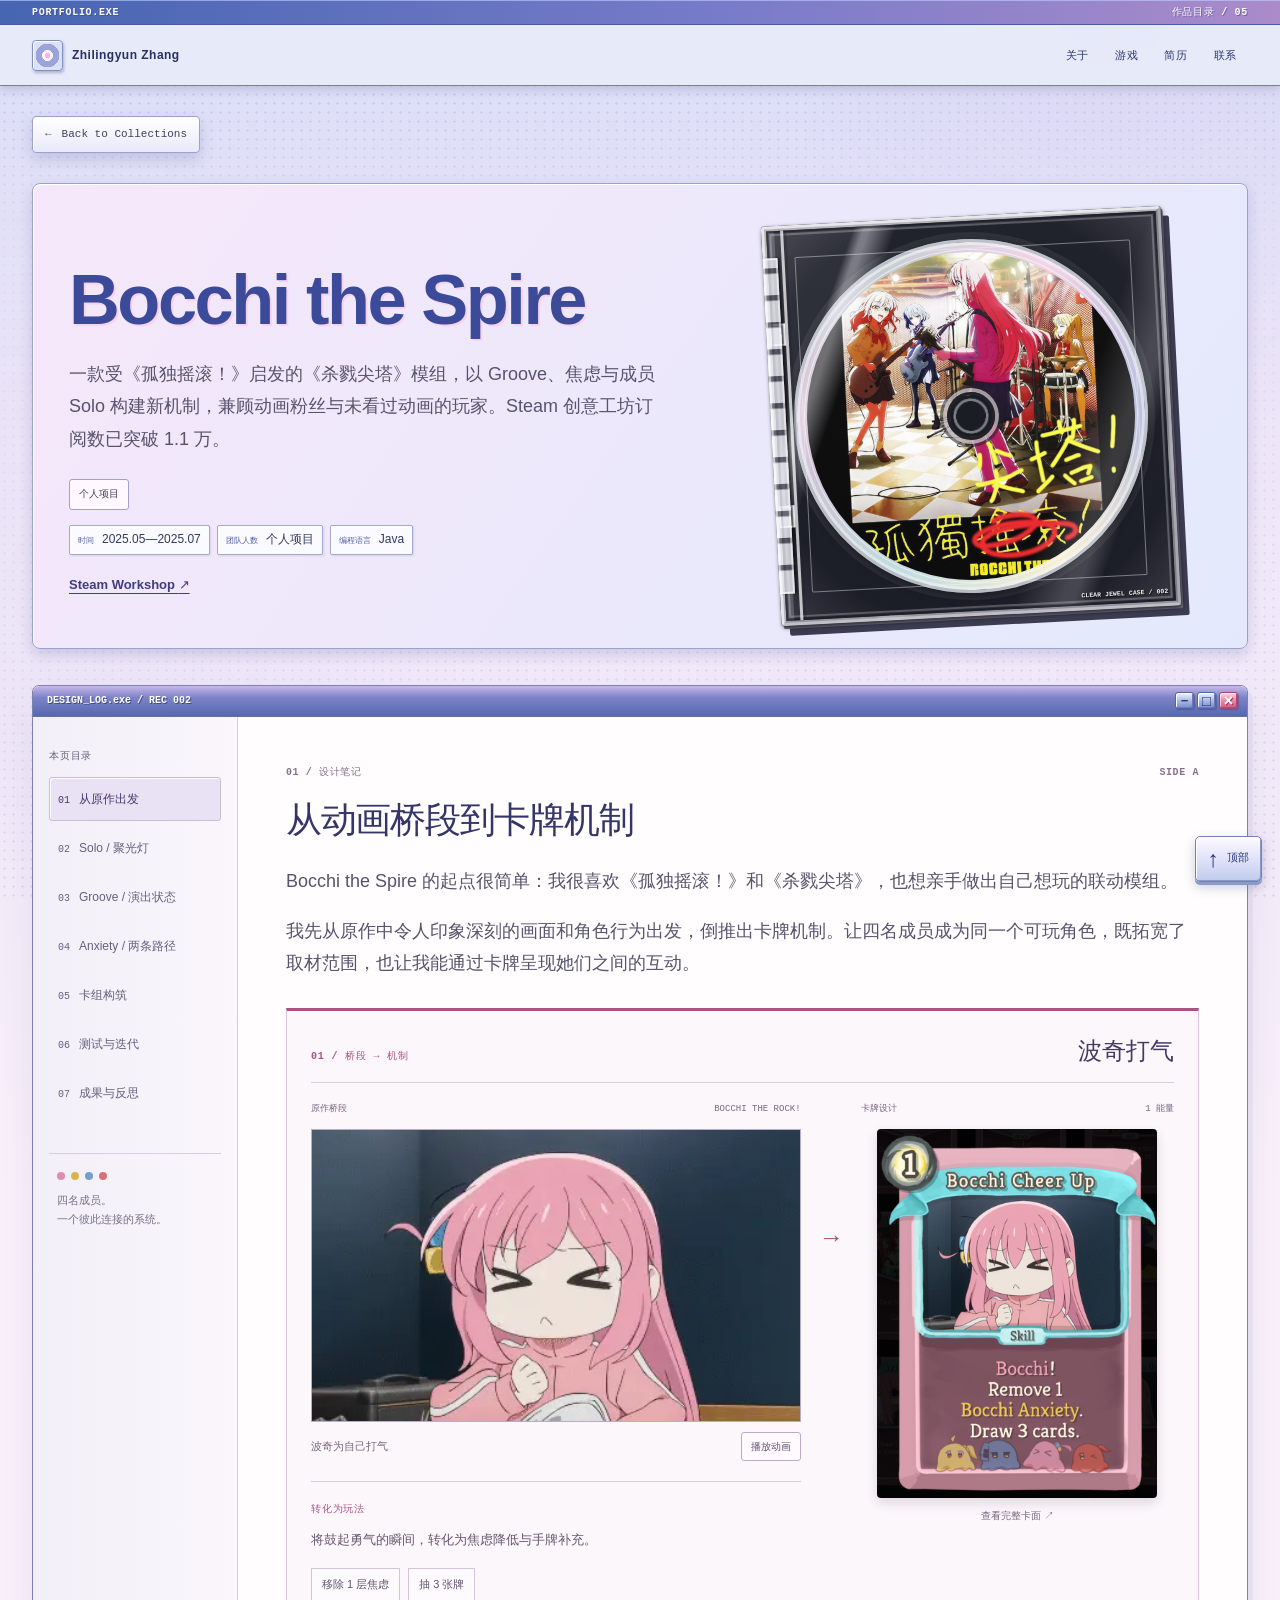
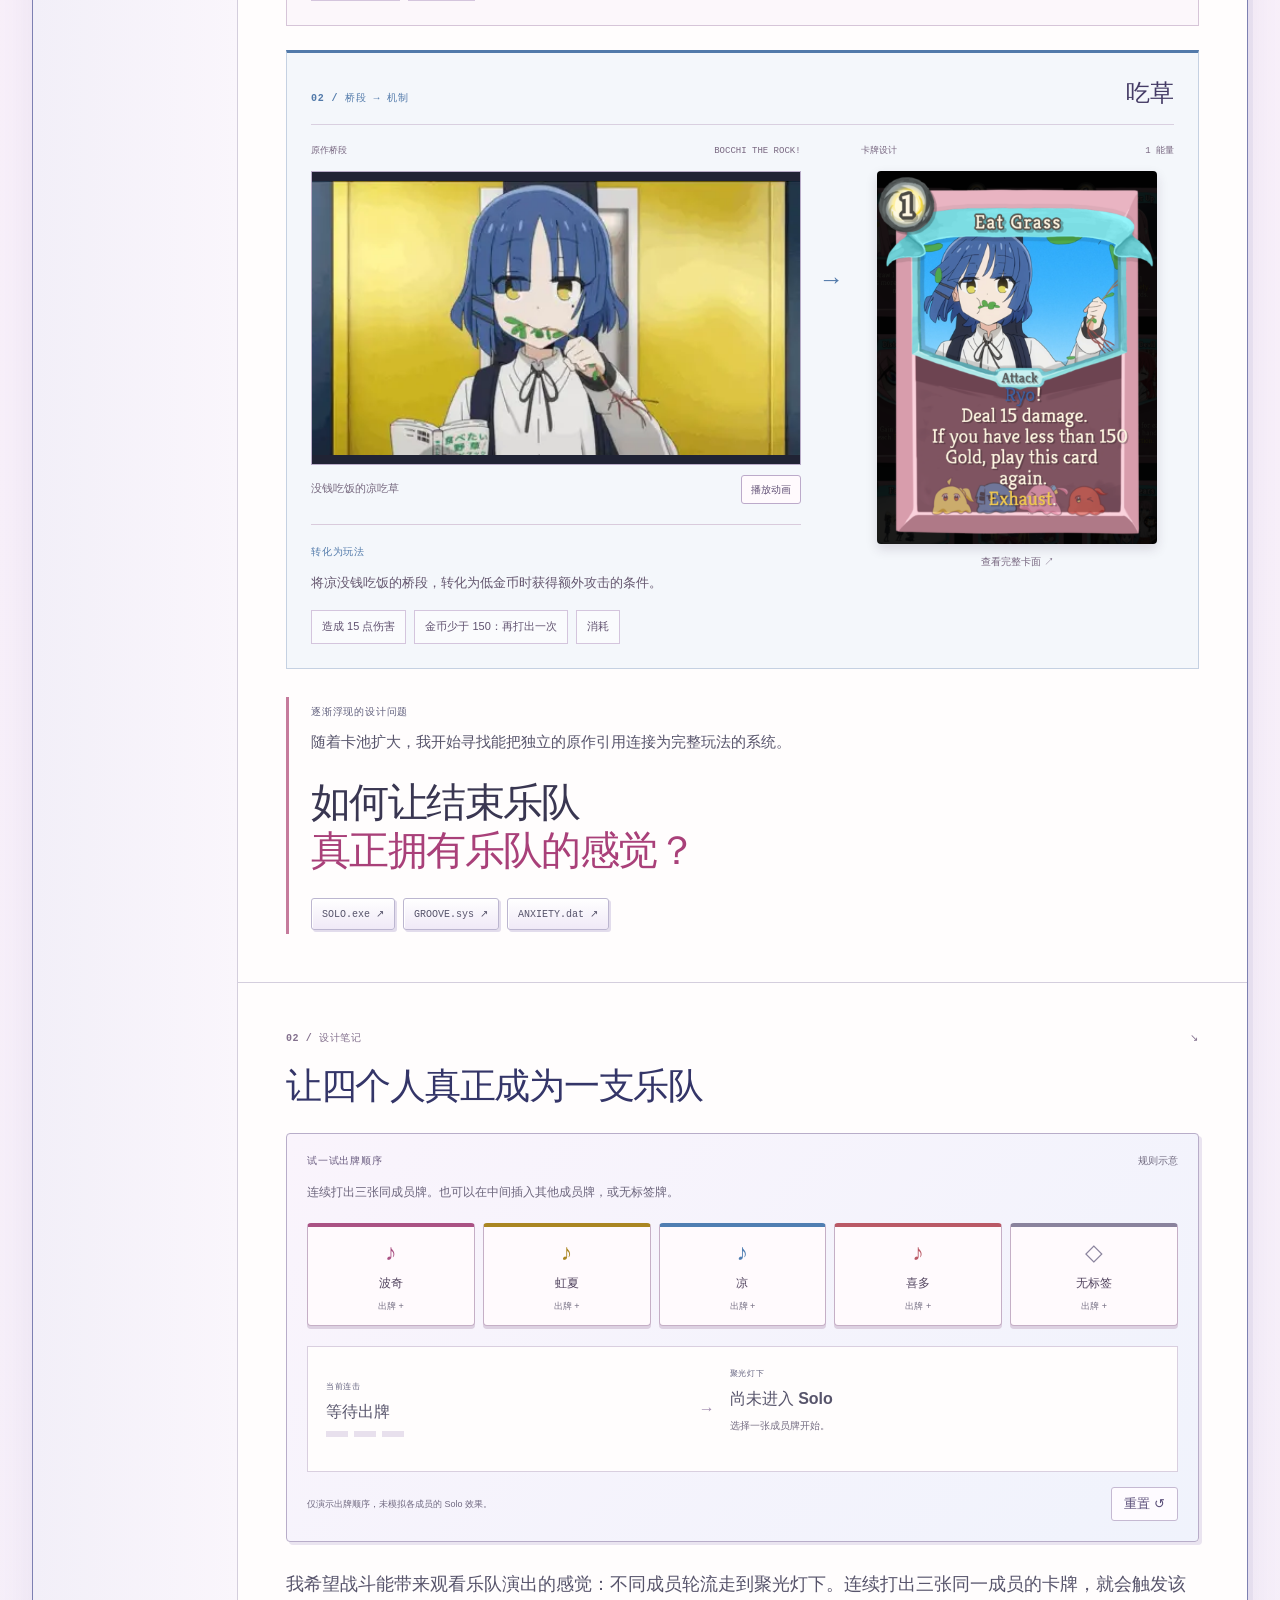
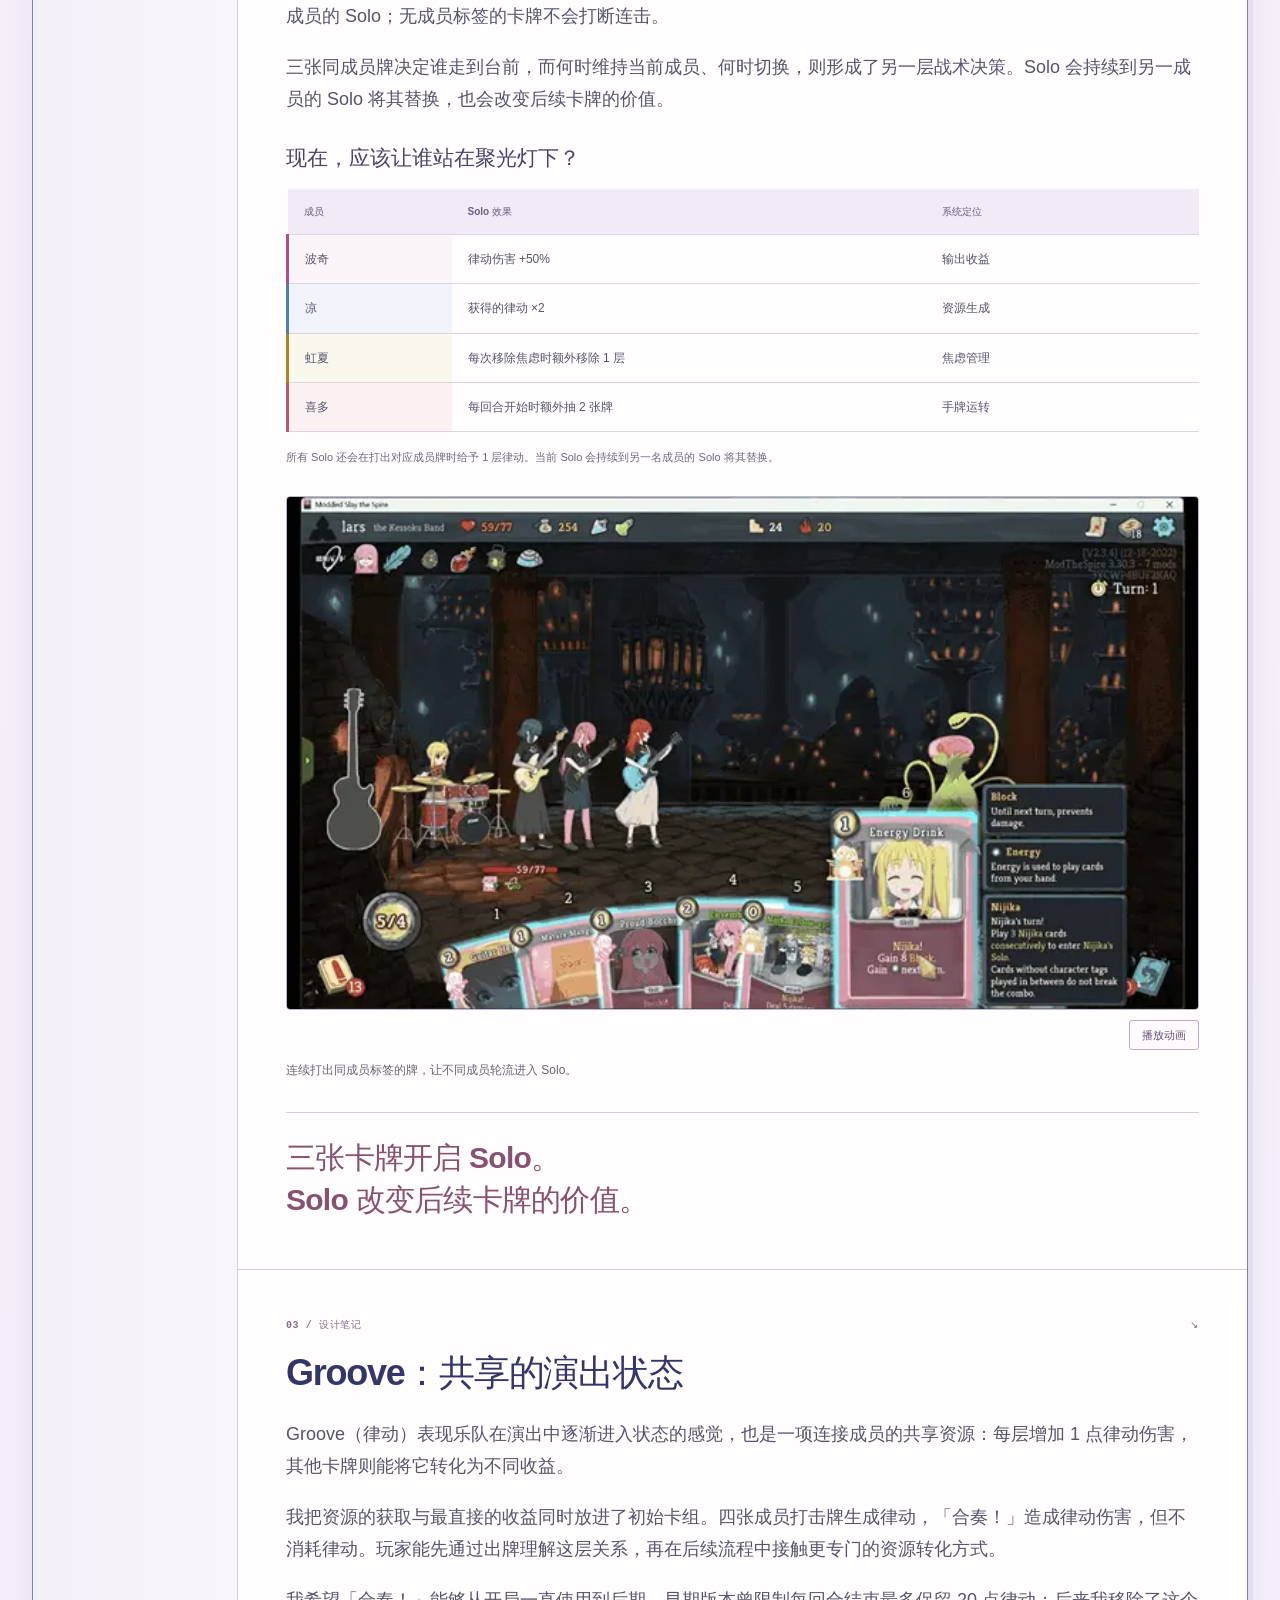
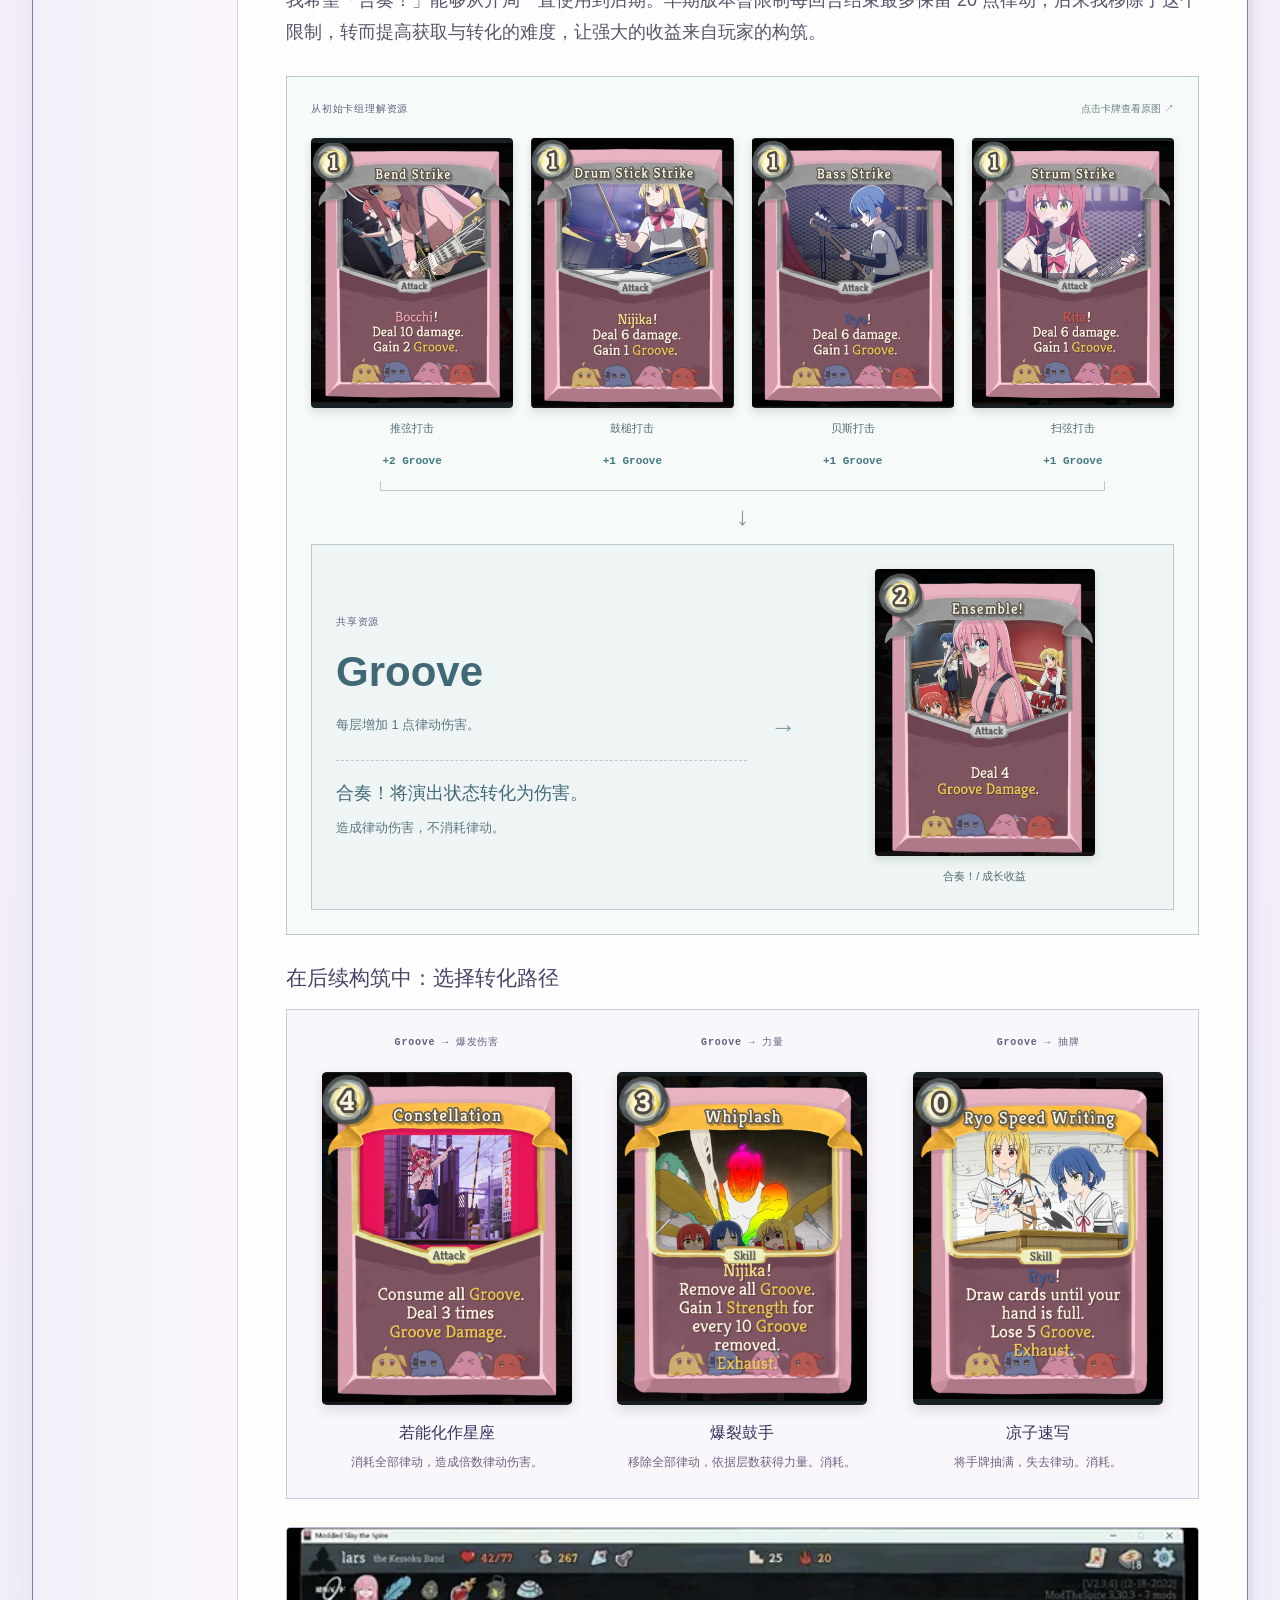
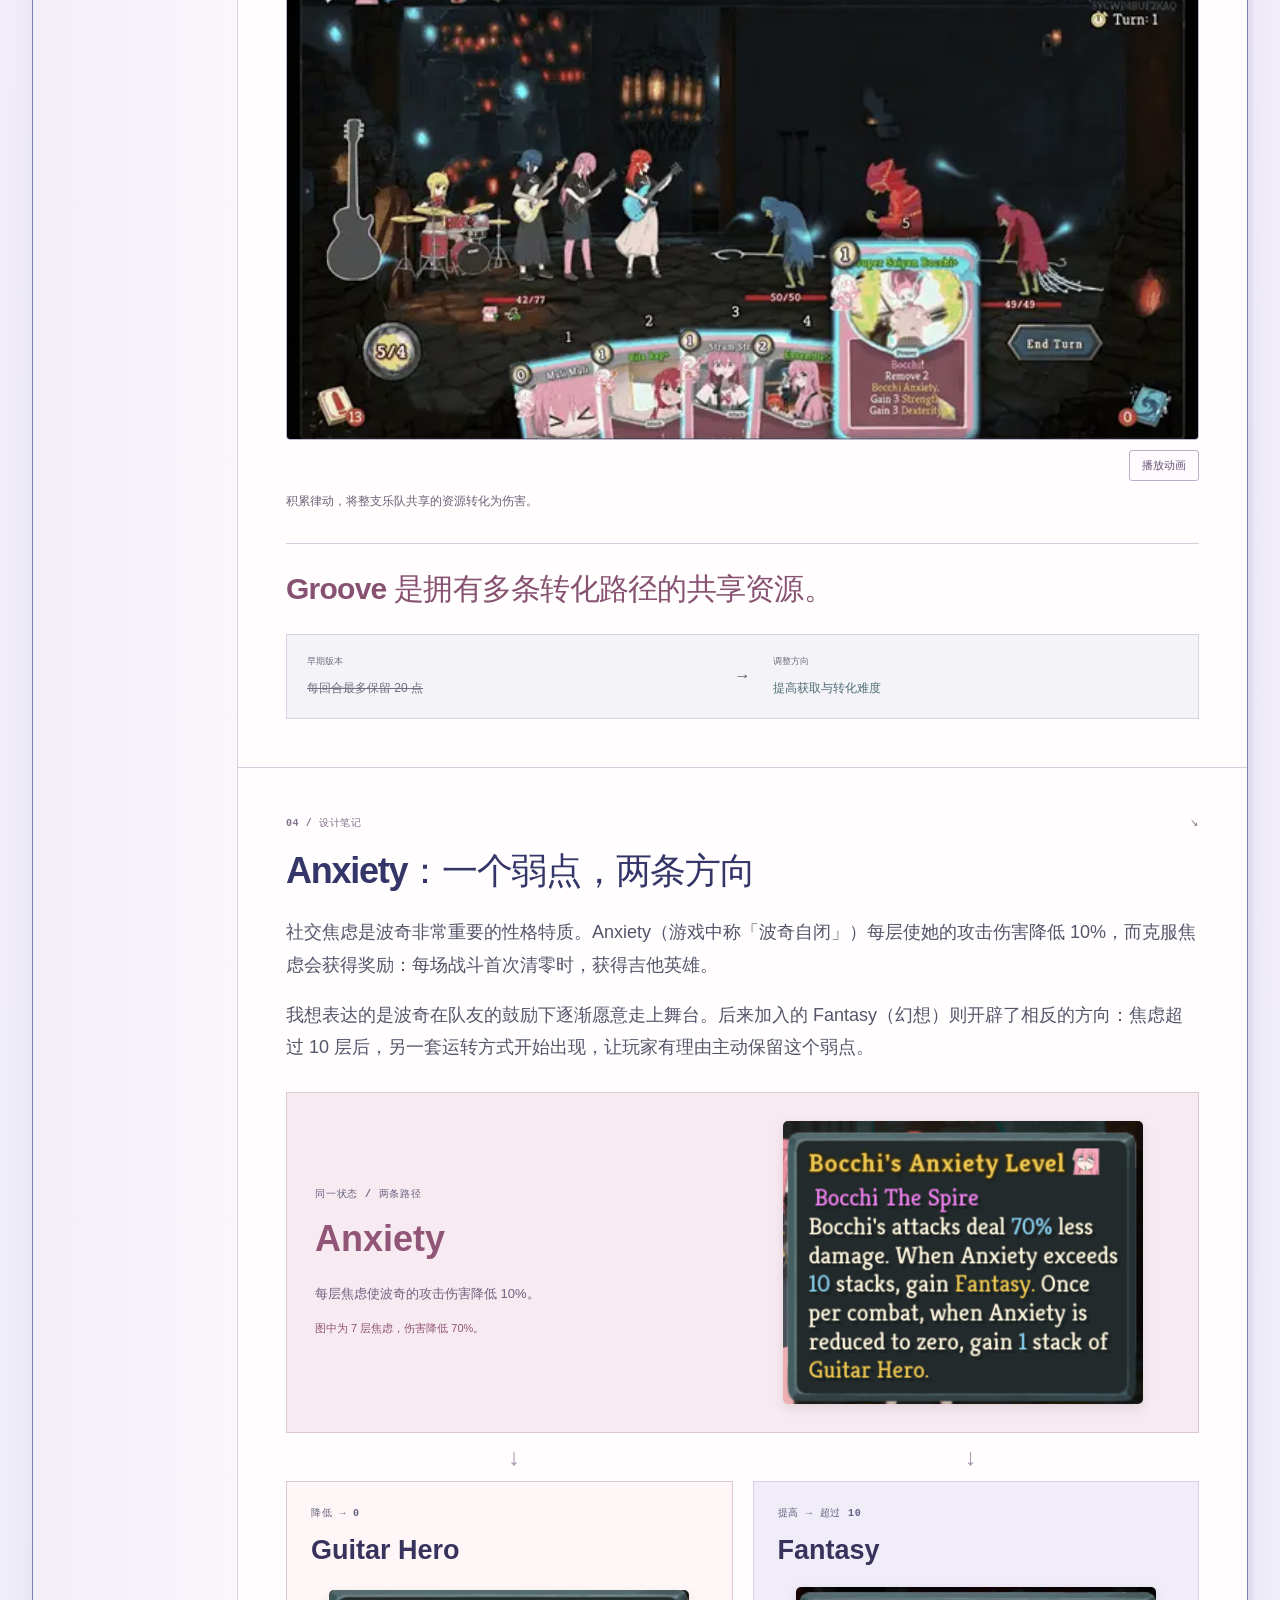
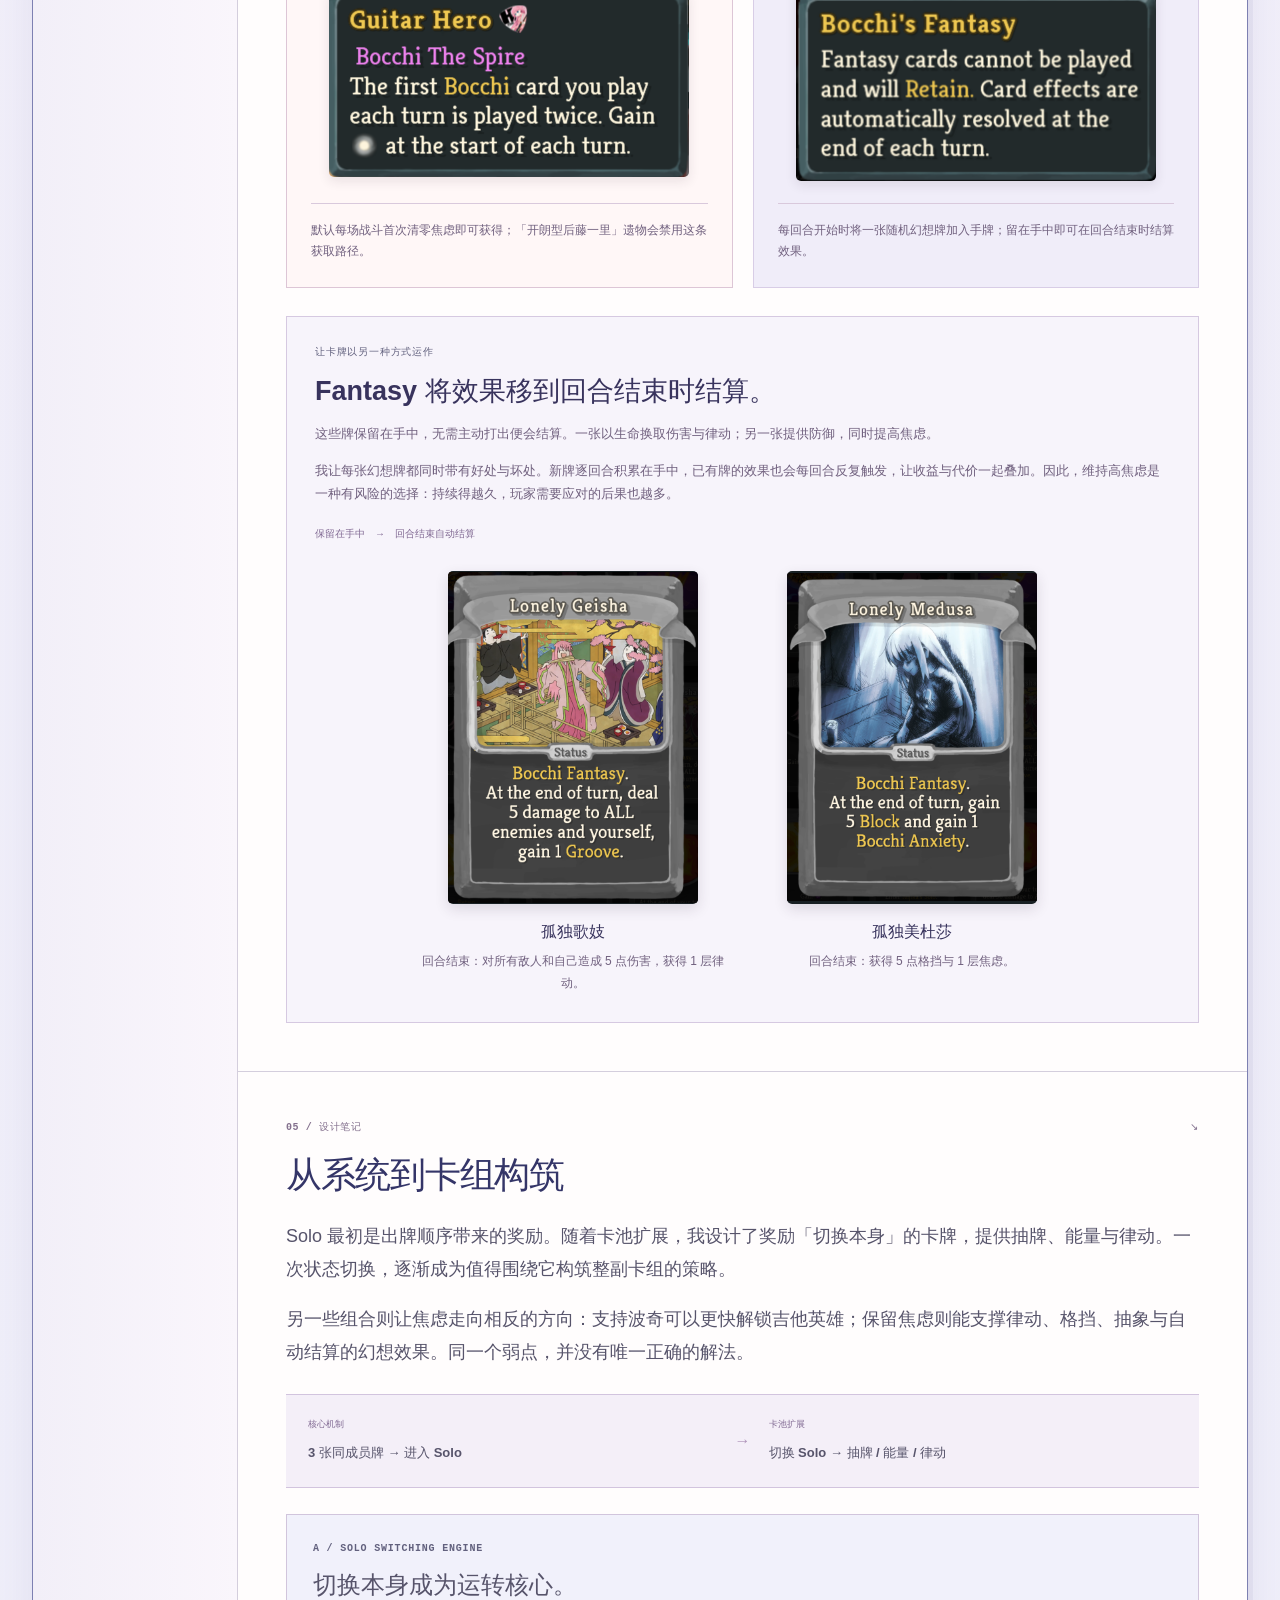
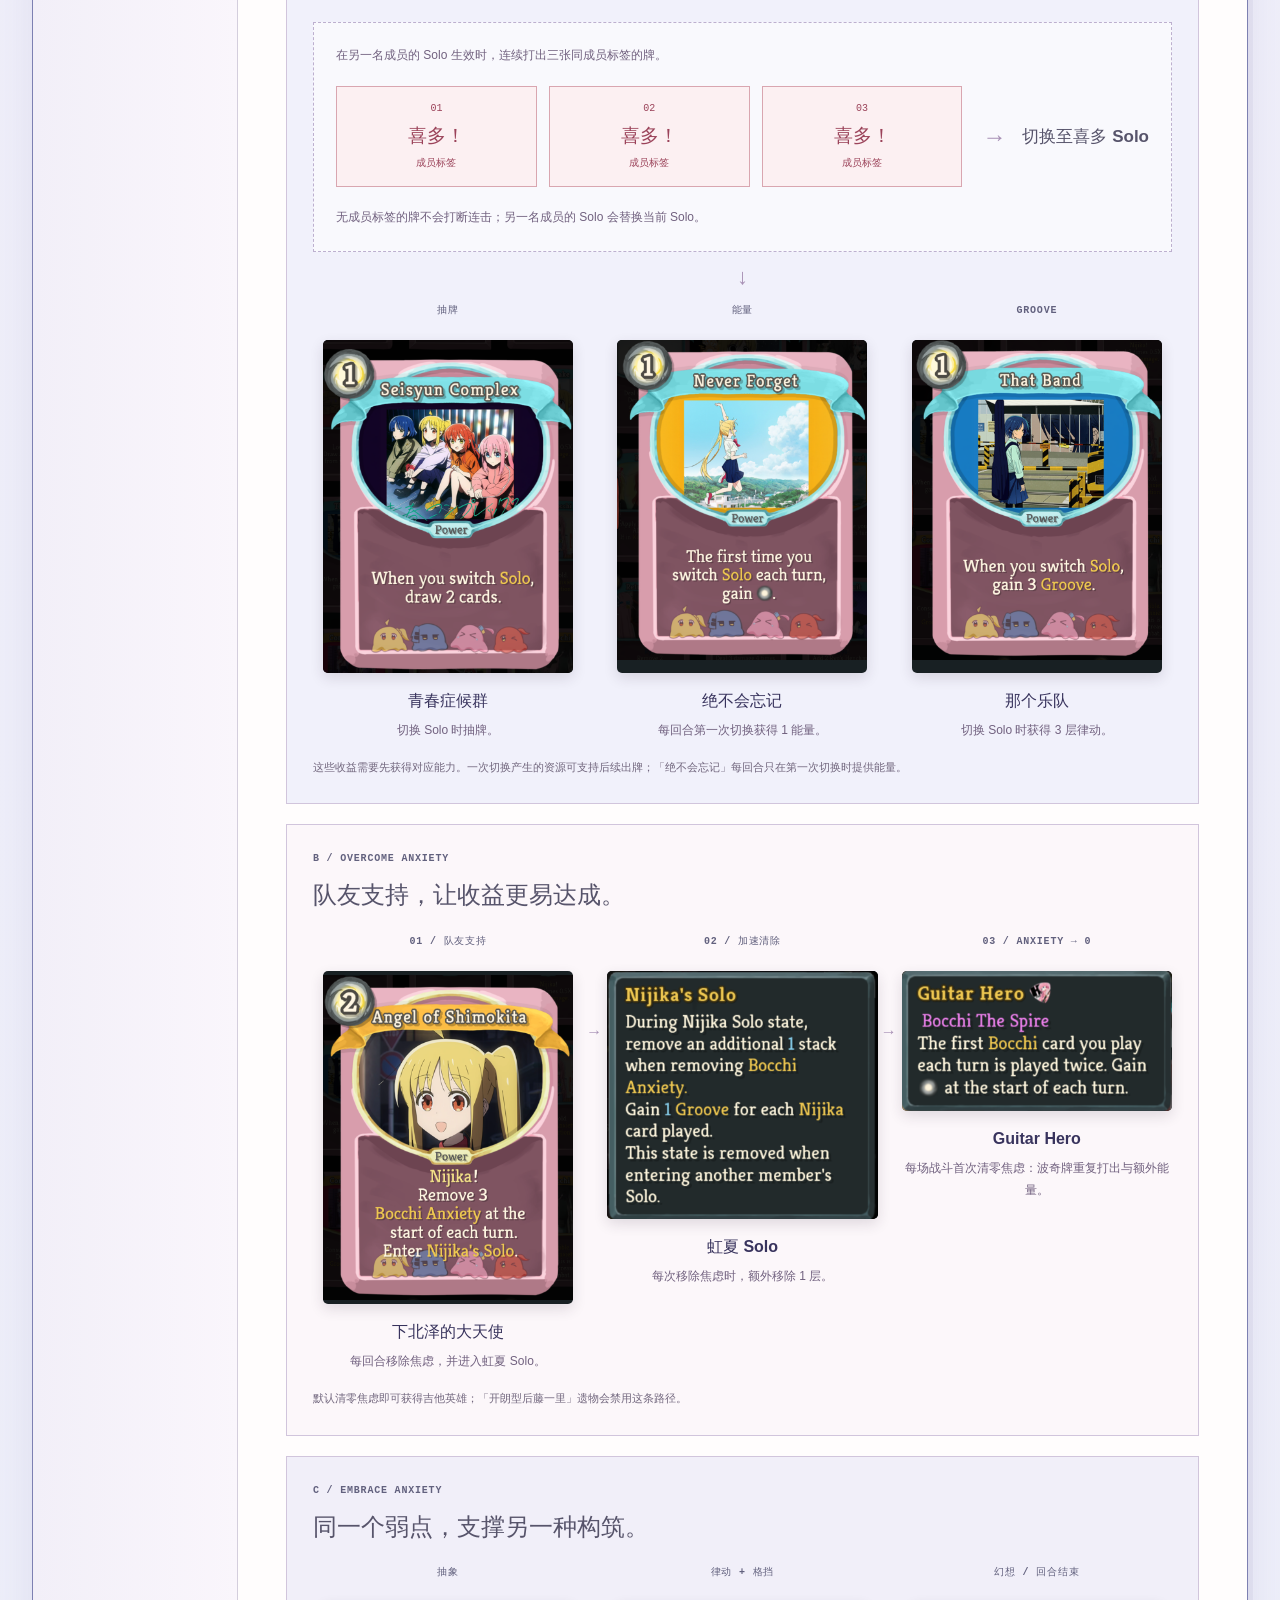
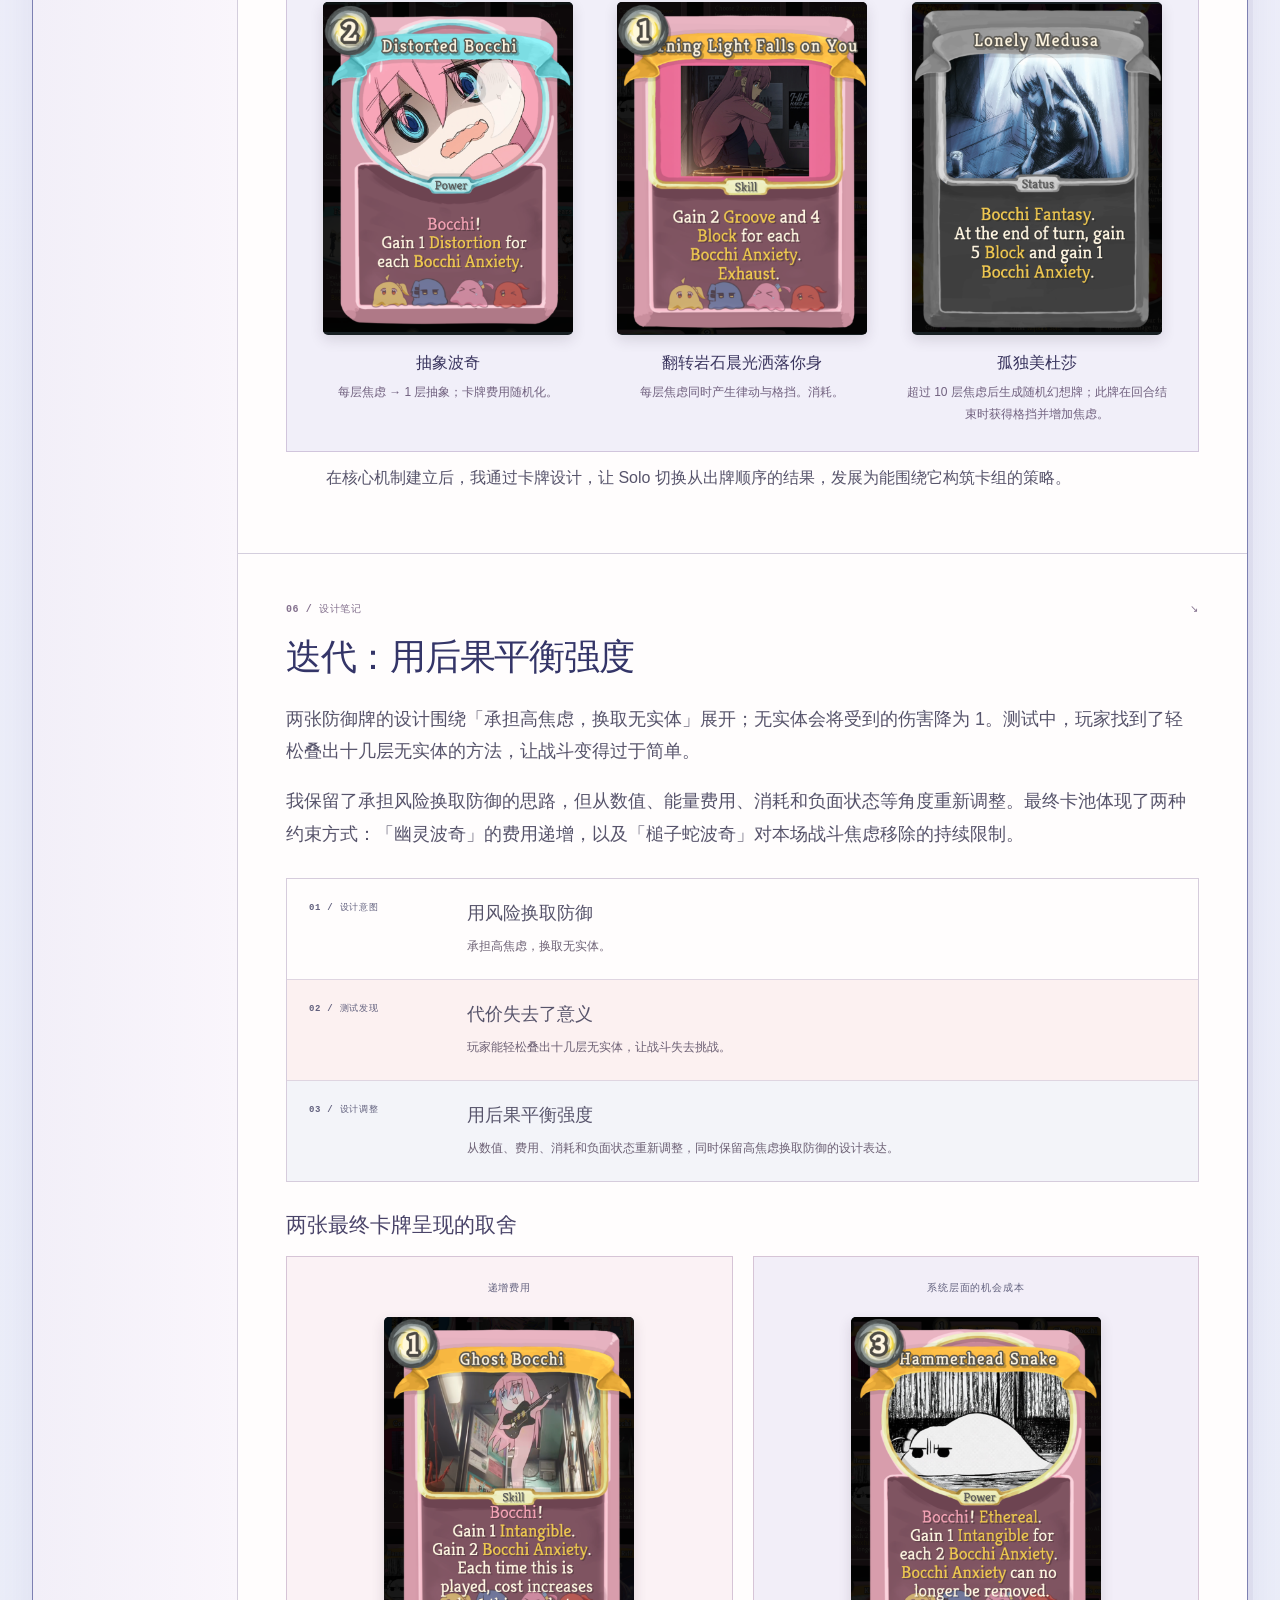
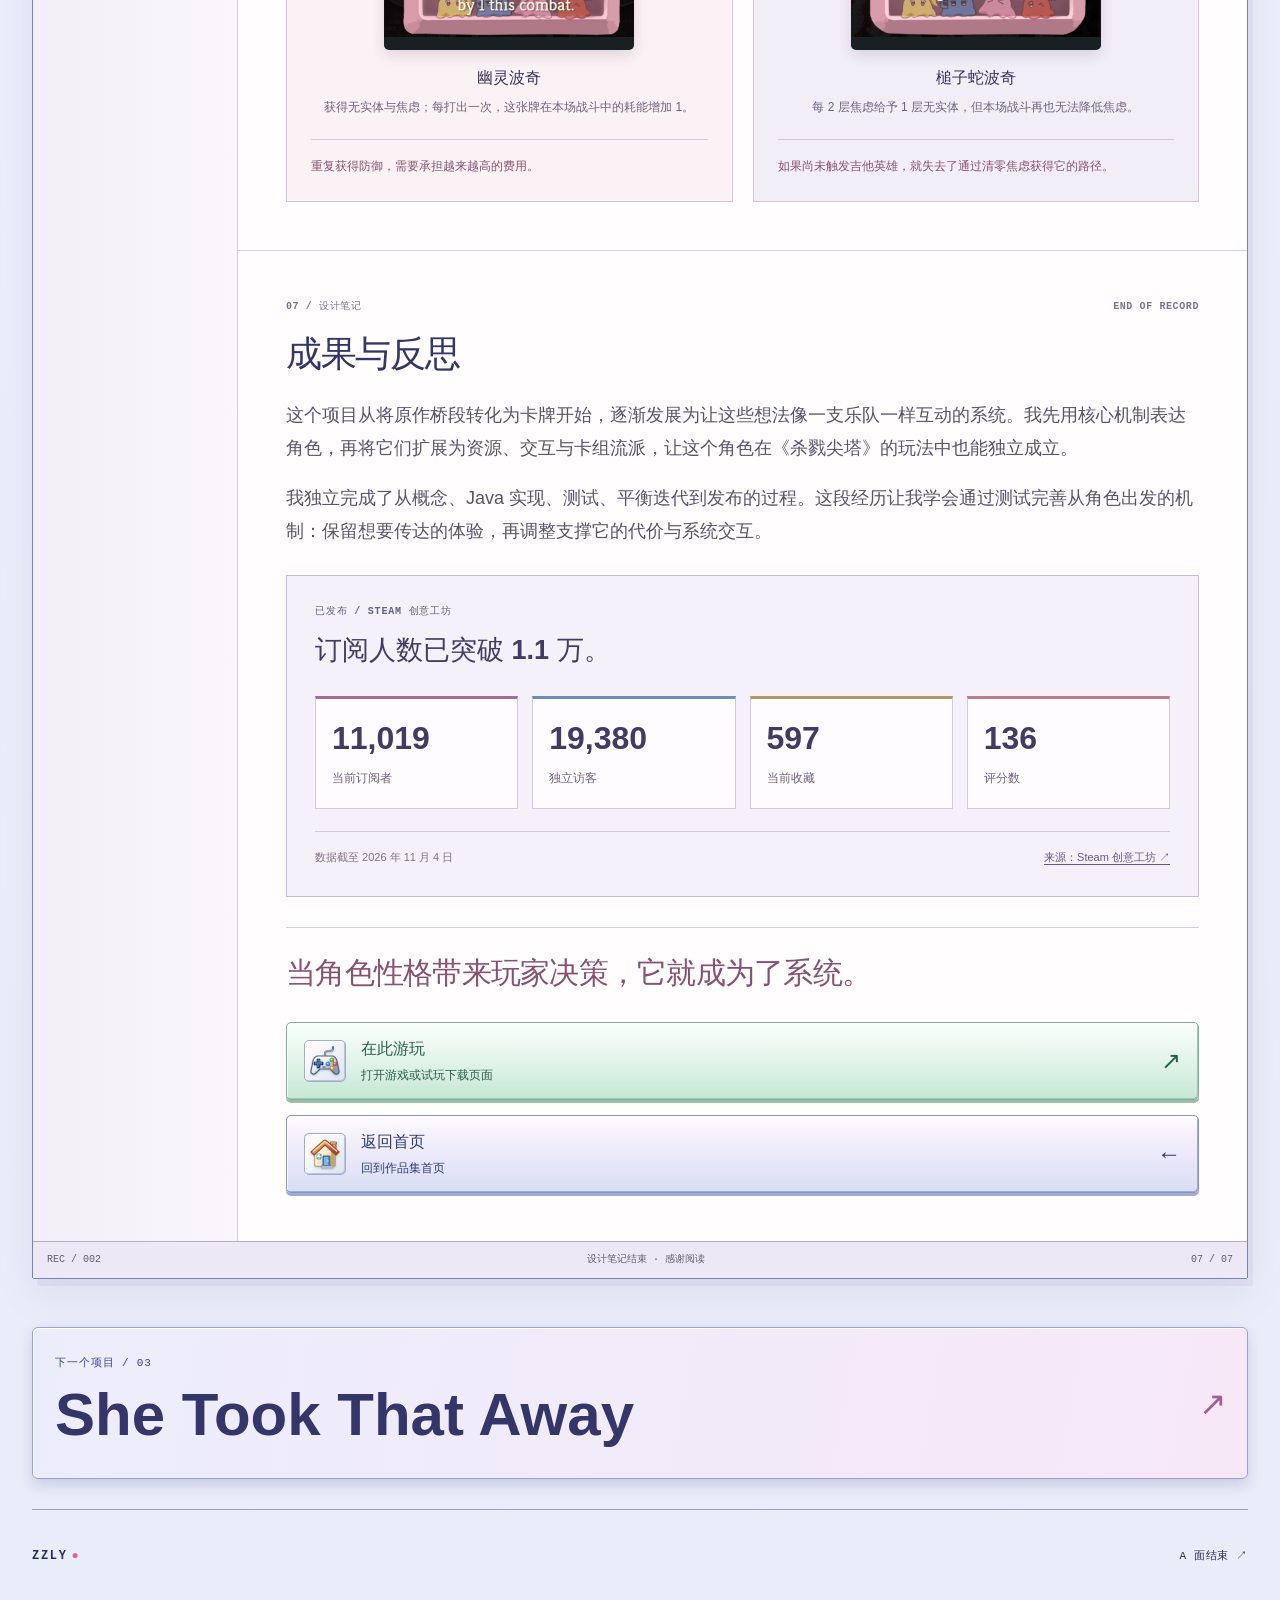
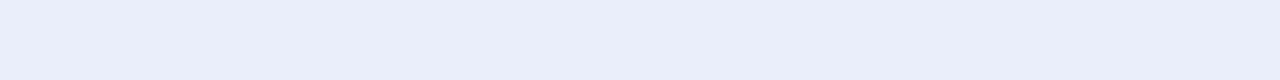
<file: zh/projects/bocchi-the-spire/index.html>
<!DOCTYPE html><html lang="zh"><head><meta charset="UTF-8"><meta name="viewport" content="width=device-width, initial-scale=1"><meta name="description" content="一款受《孤独摇滚！》启发的《杀戮尖塔》模组，以 Groove、焦虑与成员 Solo 构建新机制，兼顾动画粉丝与未看过动画的玩家。Steam 创意工坊订阅数已突破 1.1 万。"><meta name="theme-color" content="#d6d9f4"><title>Bocchi the Spire — Zhilingyun Zhang</title><link rel="icon" type="image/svg+xml" href="/favicon.svg"><link rel="stylesheet" href="/_astro/ProjectFacts.BNRwk08-.css"><link rel="stylesheet" href="/_astro/ProjectPage.DXMk2tLU.css"></head><body id="page-top"><a class="skip-link" href="#main">跳转到正文</a><header class="site-header"><div class="header-system-bar"><div class="container system-bar-inner"><span>PORTFOLIO.EXE</span><span>作品目录 / 05</span></div></div><div class="container header-inner"><a class="brand" href="/zh/" aria-label="Zhilingyun Zhang — home"><span class="brand-symbol" aria-hidden="true">◎</span><span>Zhilingyun Zhang</span></a><nav class="main-nav" aria-label="主导航"><a href="/zh/#about">关于</a><a href="/zh/#work">游戏</a><a href="/zh/#resume">简历</a><a href="/zh/#contact">联系</a></nav></div></header><main id="main"><div class="detail-page container detail-page-bocchi"><a class="back-link" href="/zh/#work"><span aria-hidden="true">←</span> Back to Collections</a><section class="detail-hero" aria-labelledby="project-title"><div class="detail-hero-copy"><h1 id="project-title">Bocchi the Spire</h1><p class="detail-summary">一款受《孤独摇滚！》启发的《杀戮尖塔》模组，以 Groove、焦虑与成员 Solo 构建新机制，兼顾动画粉丝与未看过动画的玩家。Steam 创意工坊订阅数已突破 1.1 万。</p><div class="detail-hero-tags"><span>个人项目</span></div><dl class="project-facts project-facts-hero" aria-label="项目资料" data-astro-cid-mxtwmnon><div data-astro-cid-mxtwmnon><dt data-astro-cid-mxtwmnon>时间</dt><dd data-astro-cid-mxtwmnon>2025.05—2025.07</dd></div><div data-astro-cid-mxtwmnon><dt data-astro-cid-mxtwmnon>团队人数</dt><dd data-astro-cid-mxtwmnon>个人项目</dd></div><div data-astro-cid-mxtwmnon><dt data-astro-cid-mxtwmnon>编程语言</dt><dd data-astro-cid-mxtwmnon>Java</dd></div></dl><div class="detail-hero-links"><a href="https://steamcommunity.com/sharedfiles/filedetails/?id=3529319023" target="_blank" rel="noopener noreferrer">Steam Workshop <span aria-hidden="true">↗</span><span class="sr-only"> (在新标签页打开)</span></a></div></div><div class="detail-hero-art"><div class="detail-disc"><div class="jewel-case theme-cobalt" aria-hidden="true"><div class="case-tray"><span class="tray-ring"></span><div class="disc"><div class="disc-art disc-art-has-cover"><img class="disc-cover-image" src="/covers/bocchi-the-spire.webp" alt="" width="1024" height="1024" loading="lazy" decoding="async"></div><span class="disc-hole"></span></div><span class="tray-notch tray-notch-a"></span><span class="tray-notch tray-notch-b"></span></div><div class="case-lid"><span class="lid-ridge"></span><span class="lid-reflection"></span><span class="lid-label">CLEAR JEWEL CASE / 002</span></div><span class="case-hinge"></span><span class="album-sticker album-sticker-a">PRESS PLAY<br>TO EXPLORE</span><span class="album-sticker album-sticker-b">SIDE A / 002</span></div></div></div></section><div class="detail-window"><div class="detail-titlebar"><span>DESIGN_LOG.exe / REC 002</span><span class="window-controls" aria-hidden="true"><span class="window-control window-control-min">−</span><span class="window-control window-control-max">□</span><span class="window-control window-control-close">×</span></span></div><div class="detail-workspace"><aside class="detail-sidebar"><div class="detail-tracklist"><p class="detail-kicker">本页目录</p><nav aria-label="本页目录"><a href="#source-material" data-chapter-link aria-current="location"><span>01</span>从原作出发</a><a href="#solo" data-chapter-link><span>02</span>Solo / 聚光灯</a><a href="#groove" data-chapter-link><span>03</span>Groove / 演出状态</a><a href="#anxiety" data-chapter-link><span>04</span>Anxiety / 两条路径</a><a href="#archetypes" data-chapter-link><span>05</span>卡组构筑</a><a href="#iteration" data-chapter-link><span>06</span>测试与迭代</a><a href="#reflection" data-chapter-link><span>07</span>成果与反思</a></nav><div class="bts-sidebar-note"><span class="bts-band-dots" aria-hidden="true"><i></i><i></i><i></i><i></i></span><p>四名成员。<br>一个彼此连接的系统。</p></div></div></aside><article class="detail-article" aria-label="Bocchi the Spire — 查看案例"><section class="detail-section" id="source-material" aria-labelledby="bts-source-material"><div class="detail-section-label"><span>01 / 设计笔记</span><span aria-hidden="true">SIDE A</span></div><h2 id="bts-source-material">从动画桥段到卡牌机制</h2><div class="detail-prose"><p>Bocchi the Spire 的起点很简单：我很喜欢《孤独摇滚！》和《杀戮尖塔》，也想亲手做出自己想玩的联动模组。</p><p>我先从原作中令人印象深刻的画面和角色行为出发，倒推出卡牌机制。让四名成员成为同一个可玩角色，既拓宽了取材范围，也让我能通过卡牌呈现她们之间的互动。</p></div><div class="bts-source-examples" data-astro-cid-mmzbfi3p><section class="bts-source-example bts-source-bocchi-cheer-up" aria-labelledby="bocchi-cheer-up-title" data-astro-cid-mmzbfi3p><header class="bts-source-heading" data-astro-cid-mmzbfi3p><span class="bts-kicker" data-astro-cid-mmzbfi3p>01 / 桥段 → 机制</span><h3 id="bocchi-cheer-up-title" data-astro-cid-mmzbfi3p>波奇打气</h3></header><div class="bts-source-comparison" data-astro-cid-mmzbfi3p><div class="bts-source-scene" data-astro-cid-mmzbfi3p><figure class="bts-anime-figure" data-source-animation data-play-label="播放动画" data-pause-label="显示静帧" data-astro-cid-mmzbfi3p><div class="bts-source-caption" data-astro-cid-mmzbfi3p><span data-astro-cid-mmzbfi3p>原作桥段</span><span data-astro-cid-mmzbfi3p>BOCCHI THE ROCK!</span></div><div class="bts-anime-frame" data-astro-cid-mmzbfi3p><img src="/media/bocchi/bocchi-cheer-up-poster.webp" data-gif="/media/bocchi/bocchi-cheer-up.gif" alt="波奇为自己打气" width="400" height="240" loading="lazy" decoding="async" data-astro-cid-mmzbfi3p></div><figcaption data-astro-cid-mmzbfi3p><span data-astro-cid-mmzbfi3p>波奇为自己打气</span><button type="button" data-animation-toggle hidden data-astro-cid-mmzbfi3p>播放动画</button></figcaption></figure><div class="bts-source-mechanic" data-astro-cid-mmzbfi3p><p class="bts-kicker" data-astro-cid-mmzbfi3p>转化为玩法</p><p data-astro-cid-mmzbfi3p>将鼓起勇气的瞬间，转化为焦虑降低与手牌补充。</p><ul data-astro-cid-mmzbfi3p><li data-astro-cid-mmzbfi3p>移除 1 层焦虑</li><li data-astro-cid-mmzbfi3p>抽 3 张牌</li></ul></div></div><span class="bts-source-arrow" aria-hidden="true" data-astro-cid-mmzbfi3p>→</span><figure class="bts-source-card" data-astro-cid-mmzbfi3p><div class="bts-source-caption" data-astro-cid-mmzbfi3p><span data-astro-cid-mmzbfi3p>卡牌设计</span><span data-astro-cid-mmzbfi3p>1 能量</span></div><a href="/media/bocchi/bocchi-cheer-up-card.png" target="_blank" rel="noopener noreferrer" aria-label="查看「波奇打气」完整卡面（在新标签页打开）" data-astro-cid-mmzbfi3p><img src="/media/bocchi/bocchi-cheer-up-card.png" alt="波奇打气英文卡面：1 能量，移除 1 层波奇焦虑，抽 3 张牌。" width="777" height="1026" loading="lazy" decoding="async" data-astro-cid-mmzbfi3p></a><figcaption data-astro-cid-mmzbfi3p>查看完整卡面 ↗</figcaption></figure></div></section><section class="bts-source-example bts-source-eat-grass" aria-labelledby="eat-grass-title" data-astro-cid-mmzbfi3p><header class="bts-source-heading" data-astro-cid-mmzbfi3p><span class="bts-kicker" data-astro-cid-mmzbfi3p>02 / 桥段 → 机制</span><h3 id="eat-grass-title" data-astro-cid-mmzbfi3p>吃草</h3></header><div class="bts-source-comparison" data-astro-cid-mmzbfi3p><div class="bts-source-scene" data-astro-cid-mmzbfi3p><figure class="bts-anime-figure" data-source-animation data-play-label="播放动画" data-pause-label="显示静帧" data-astro-cid-mmzbfi3p><div class="bts-source-caption" data-astro-cid-mmzbfi3p><span data-astro-cid-mmzbfi3p>原作桥段</span><span data-astro-cid-mmzbfi3p>BOCCHI THE ROCK!</span></div><div class="bts-anime-frame" data-astro-cid-mmzbfi3p><img src="/media/bocchi/eat-grass-poster.webp" data-gif="/media/bocchi/eat-grass.gif" alt="没钱吃饭的凉吃草" width="450" height="253" loading="lazy" decoding="async" data-astro-cid-mmzbfi3p></div><figcaption data-astro-cid-mmzbfi3p><span data-astro-cid-mmzbfi3p>没钱吃饭的凉吃草</span><button type="button" data-animation-toggle hidden data-astro-cid-mmzbfi3p>播放动画</button></figcaption></figure><div class="bts-source-mechanic" data-astro-cid-mmzbfi3p><p class="bts-kicker" data-astro-cid-mmzbfi3p>转化为玩法</p><p data-astro-cid-mmzbfi3p>将凉没钱吃饭的桥段，转化为低金币时获得额外攻击的条件。</p><ul data-astro-cid-mmzbfi3p><li data-astro-cid-mmzbfi3p>造成 15 点伤害</li><li data-astro-cid-mmzbfi3p>金币少于 150：再打出一次</li><li data-astro-cid-mmzbfi3p>消耗</li></ul></div></div><span class="bts-source-arrow" aria-hidden="true" data-astro-cid-mmzbfi3p>→</span><figure class="bts-source-card" data-astro-cid-mmzbfi3p><div class="bts-source-caption" data-astro-cid-mmzbfi3p><span data-astro-cid-mmzbfi3p>卡牌设计</span><span data-astro-cid-mmzbfi3p>1 能量</span></div><a href="/media/bocchi/eat-grass-card.png" target="_blank" rel="noopener noreferrer" aria-label="查看「吃草」完整卡面（在新标签页打开）" data-astro-cid-mmzbfi3p><img src="/media/bocchi/eat-grass-card.png" alt="吃草英文卡面：1 能量，造成 15 点伤害，金币少于 150 时再打出一次，消耗。" width="776" height="1034" loading="lazy" decoding="async" data-astro-cid-mmzbfi3p></a><figcaption data-astro-cid-mmzbfi3p>查看完整卡面 ↗</figcaption></figure></div></section></div><script type="module">var e=window.matchMedia(`(prefers-reduced-motion: reduce)`);document.querySelectorAll(`[data-source-animation]`).forEach(t=>{let n=t.querySelector(`img`),r=t.querySelector(`[data-animation-toggle]`),i=n.getAttribute(`src`),a=!e.matches,o=!1,s=()=>{let e=a&&o,s=e?n.dataset.gif:i;n.getAttribute(`src`)!==s&&(n.src=s),r.textContent=e?t.dataset.pauseLabel:t.dataset.playLabel};r.hidden=!1,r.addEventListener(`click`,()=>{a=!a,s()}),e.addEventListener(`change`,e=>{a=!e.matches,s()}),new IntersectionObserver(e=>{o=e[0].isIntersecting,s()},{threshold:.1}).observe(t)});</script><div class="bts-takeaway"><span class="bts-kicker">逐渐浮现的设计问题</span><p>随着卡池扩大，我开始寻找能把独立的原作引用连接为完整玩法的系统。</p><p class="bts-big-question">如何让结束乐队<br><em>真正拥有乐队的感觉？</em></p><div class="bts-system-links"><a href="#solo">SOLO.exe ↗</a><a href="#groove">GROOVE.sys ↗</a><a href="#anxiety">ANXIETY.dat ↗</a></div></div><script type="module">var e=document.querySelector(`[data-solo-demo]`);if(e){let t=e.dataset.locale===`zh`,n=e.querySelector(`[data-chain]`),r=e.querySelector(`[data-solo]`),i=e.querySelector(`[data-solo-message]`),a=e.querySelector(`.bts-chain-dots`),o=a.querySelectorAll(`i`),s=``,c=0;e.querySelectorAll(`[data-member]`).forEach(e=>{e.addEventListener(`click`,()=>{let l=e.dataset.member,u=e.dataset.name;if(l===`neutral`){i.textContent=t?`无标签牌：连击保留，Solo 状态不变。`:`Untagged card: the chain and active Solo are preserved.`;return}c=s===l?Math.min(c+1,3):1,s=l,a.style.setProperty(`--chain-color`,getComputedStyle(e).getPropertyValue(`--member-color`)),n.textContent=`${u} · ${c} / 3`,o.forEach((e,t)=>e.classList.toggle(`is-filled`,t<c)),c===3?(r.textContent=`${u} Solo`,r.dataset.activeMember=l,i.textContent=t?`聚光灯就位。试着让另一位成员进入 Solo。`:`In the spotlight. Try bringing another member into Solo.`):i.textContent=t?`再打出 ${3-c} 张${u}牌触发 Solo。`:`${3-c} more ${u} card${c===1?`s`:``} to trigger Solo.`})}),e.querySelector(`[data-reset]`).addEventListener(`click`,()=>{s=``,c=0,a.style.removeProperty(`--chain-color`),n.textContent=t?`等待出牌`:`Ready to play`,r.textContent=t?`尚未进入 Solo`:`No active Solo`,delete r.dataset.activeMember,i.textContent=t?`选择一张成员牌开始。`:`Choose a member’s card to begin.`,o.forEach(e=>e.classList.remove(`is-filled`))})}</script></section><section class="detail-section" id="solo" aria-labelledby="bts-solo"><div class="detail-section-label"><span>02 / 设计笔记</span><span aria-hidden="true">↘</span></div><h2 id="bts-solo">让四个人真正成为一支乐队</h2><div class="bts-solo" data-solo-demo data-locale="zh"><div class="bts-demo-heading"><span class="bts-kicker">试一试出牌顺序</span><span>规则示意</span></div><p>连续打出三张同成员牌。也可以在中间插入其他成员牌，或无标签牌。</p><div class="bts-member-controls"><button type="button" class="bts-member bts-member-bocchi" data-member="bocchi" data-name="波奇"><span aria-hidden="true">♪</span><strong>波奇</strong><small>出牌 +</small></button><button type="button" class="bts-member bts-member-nijika" data-member="nijika" data-name="虹夏"><span aria-hidden="true">♪</span><strong>虹夏</strong><small>出牌 +</small></button><button type="button" class="bts-member bts-member-ryo" data-member="ryo" data-name="凉"><span aria-hidden="true">♪</span><strong>凉</strong><small>出牌 +</small></button><button type="button" class="bts-member bts-member-kita" data-member="kita" data-name="喜多"><span aria-hidden="true">♪</span><strong>喜多</strong><small>出牌 +</small></button><button type="button" class="bts-member bts-member-neutral" data-member="neutral" data-name="无标签"><span aria-hidden="true">◇</span><strong>无标签</strong><small>出牌 +</small></button></div><div class="bts-solo-readout" aria-live="polite" aria-atomic="true"><div><span class="bts-kicker">当前连击</span><strong data-chain>等待出牌</strong><div class="bts-chain-dots" aria-hidden="true"><i></i><i></i><i></i></div></div><span class="bts-readout-arrow" aria-hidden="true">→</span><div><span class="bts-kicker">聚光灯下</span><strong data-solo>尚未进入 Solo</strong><span data-solo-message>选择一张成员牌开始。</span></div></div><div class="bts-demo-footer"><span>仅演示出牌顺序，未模拟各成员的 Solo 效果。</span><button type="button" data-reset>重置 ↺</button></div><noscript><p>波奇 → 波奇 → 波奇 = 波奇 Solo。无标签牌保留连击，其他成员牌重新开始连击。</p></noscript></div><div class="detail-prose"><p>我希望战斗能带来观看乐队演出的感觉：不同成员轮流走到聚光灯下。连续打出三张同一成员的卡牌，就会触发该成员的 Solo；无成员标签的卡牌不会打断连击。</p><p>三张同成员牌决定谁走到台前，而何时维持当前成员、何时切换，则形成了另一层战术决策。Solo 会持续到另一成员的 Solo 将其替换，也会改变后续卡牌的价值。</p></div><div class="bts-solo-roles" data-astro-cid-wzakfip7><h3 class="bts-panel-title" data-astro-cid-wzakfip7>现在，应该让谁站在聚光灯下？</h3><table data-astro-cid-wzakfip7><thead data-astro-cid-wzakfip7><tr data-astro-cid-wzakfip7><th scope="col" data-astro-cid-wzakfip7>成员</th><th scope="col" data-astro-cid-wzakfip7>Solo 效果</th><th scope="col" data-astro-cid-wzakfip7>系统定位</th></tr></thead><tbody data-astro-cid-wzakfip7><tr class="bts-role-bocchi" data-astro-cid-wzakfip7><th scope="row" data-astro-cid-wzakfip7>波奇</th><td data-astro-cid-wzakfip7>律动伤害 +50%</td><td data-astro-cid-wzakfip7>输出收益</td></tr><tr class="bts-role-ryo" data-astro-cid-wzakfip7><th scope="row" data-astro-cid-wzakfip7>凉</th><td data-astro-cid-wzakfip7>获得的律动 ×2</td><td data-astro-cid-wzakfip7>资源生成</td></tr><tr class="bts-role-nijika" data-astro-cid-wzakfip7><th scope="row" data-astro-cid-wzakfip7>虹夏</th><td data-astro-cid-wzakfip7>每次移除焦虑时额外移除 1 层</td><td data-astro-cid-wzakfip7>焦虑管理</td></tr><tr class="bts-role-kita" data-astro-cid-wzakfip7><th scope="row" data-astro-cid-wzakfip7>喜多</th><td data-astro-cid-wzakfip7>每回合开始时额外抽 2 张牌</td><td data-astro-cid-wzakfip7>手牌运转</td></tr></tbody></table><p class="bts-rule-note" data-astro-cid-wzakfip7>所有 Solo 还会在打出对应成员牌时给予 1 层律动。当前 Solo 会持续到另一名成员的 Solo 将其替换。</p></div><div class="detail-media"><figure class="media-figure media-image"><div data-animated-media data-play-label="播放动画" data-still-label="显示静帧" data-astro-cid-iymiwwia><div class="media-surface media-real" style="aspect-ratio: 640 / 360; min-height: 0; border-style: solid;" data-astro-cid-iymiwwia><img src="/media/bocchi/solo-switch-poster.webp" data-animation-src="/media/bocchi/solo-switch.gif" alt="实战演示：连续打出成员牌，切换乐队成员的 Solo。" width="640" height="360" loading="lazy" decoding="async" data-astro-cid-iymiwwia></div><div class="animation-controls" data-astro-cid-iymiwwia><button type="button" data-gif-toggle hidden data-astro-cid-iymiwwia>播放动画</button></div></div><script type="module">var e=window.matchMedia(`(prefers-reduced-motion: reduce)`);document.querySelectorAll(`[data-animated-media]`).forEach(t=>{let n=t.querySelector(`img`),r=t.querySelector(`[data-gif-toggle]`),i=n.getAttribute(`src`),a=!e.matches,o=!1,s=()=>{let e=a&&o,s=e?n.dataset.animationSrc:i;n.getAttribute(`src`)!==s&&(n.src=s),r.textContent=e?t.dataset.stillLabel:t.dataset.playLabel};r.hidden=!1,r.addEventListener(`click`,()=>{a=!a,s()}),e.addEventListener(`change`,e=>{a=!e.matches,s()}),new IntersectionObserver(e=>{o=e[0].isIntersecting,s()},{threshold:.1}).observe(t)});</script><figcaption>连续打出同成员标签的牌，让不同成员轮流进入 Solo。</figcaption></figure></div><blockquote class="detail-quote">三张卡牌开启 Solo。<br>Solo 改变后续卡牌的价值。</blockquote></section><section class="detail-section" id="groove" aria-labelledby="bts-groove"><div class="detail-section-label"><span>03 / 设计笔记</span><span aria-hidden="true">↘</span></div><h2 id="bts-groove">Groove：共享的演出状态</h2><div class="detail-prose"><p>Groove（律动）表现乐队在演出中逐渐进入状态的感觉，也是一项连接成员的共享资源：每层增加 1 点律动伤害，其他卡牌则能将它转化为不同收益。</p><p>我把资源的获取与最直接的收益同时放进了初始卡组。四张成员打击牌生成律动，「合奏！」造成律动伤害，但不消耗律动。玩家能先通过出牌理解这层关系，再在后续流程中接触更专门的资源转化方式。</p><p>我希望「合奏！」能够从开局一直使用到后期。早期版本曾限制每回合结束最多保留 20 点律动；后来我移除了这个限制，转而提高获取与转化的难度，让强大的收益来自玩家的构筑。</p></div><div class="bts-starter-loop bts-starter-cards" data-astro-cid-xbnw7e6w><div class="starter-heading" data-astro-cid-xbnw7e6w><p class="bts-kicker" data-astro-cid-xbnw7e6w>从初始卡组理解资源</p><span data-astro-cid-xbnw7e6w>点击卡牌查看原图 ↗</span></div><div class="starter-strikes" data-astro-cid-xbnw7e6w><figure data-astro-cid-xbnw7e6w><a href="/media/bocchi/bend-strike-card.png" target="_blank" rel="noopener noreferrer" aria-label="查看推弦打击原图（在新标签页打开）" data-astro-cid-xbnw7e6w><img src="/media/bocchi/bend-strike-card.png" alt="推弦打击英文卡面：1 能量，10 点伤害，获得 2 层律动。" width="780" height="1005" loading="lazy" decoding="async" data-astro-cid-xbnw7e6w></a><figcaption data-astro-cid-xbnw7e6w><span data-astro-cid-xbnw7e6w>推弦打击</span><strong data-astro-cid-xbnw7e6w>+2 Groove</strong></figcaption></figure><figure data-astro-cid-xbnw7e6w><a href="/media/bocchi/drum-stick-strike-card.png" target="_blank" rel="noopener noreferrer" aria-label="查看鼓槌打击原图（在新标签页打开）" data-astro-cid-xbnw7e6w><img src="/media/bocchi/drum-stick-strike-card.png" alt="鼓槌打击英文卡面：1 能量，6 点伤害，获得 1 层律动。" width="758" height="1017" loading="lazy" decoding="async" data-astro-cid-xbnw7e6w></a><figcaption data-astro-cid-xbnw7e6w><span data-astro-cid-xbnw7e6w>鼓槌打击</span><strong data-astro-cid-xbnw7e6w>+1 Groove</strong></figcaption></figure><figure data-astro-cid-xbnw7e6w><a href="/media/bocchi/bass-strike-card.png" target="_blank" rel="noopener noreferrer" aria-label="查看贝斯打击原图（在新标签页打开）" data-astro-cid-xbnw7e6w><img src="/media/bocchi/bass-strike-card.png" alt="贝斯打击英文卡面：1 能量，6 点伤害，获得 1 层律动。" width="766" height="1016" loading="lazy" decoding="async" data-astro-cid-xbnw7e6w></a><figcaption data-astro-cid-xbnw7e6w><span data-astro-cid-xbnw7e6w>贝斯打击</span><strong data-astro-cid-xbnw7e6w>+1 Groove</strong></figcaption></figure><figure data-astro-cid-xbnw7e6w><a href="/media/bocchi/strum-strike-card.png" target="_blank" rel="noopener noreferrer" aria-label="查看扫弦打击原图（在新标签页打开）" data-astro-cid-xbnw7e6w><img src="/media/bocchi/strum-strike-card.png" alt="扫弦打击英文卡面：1 能量，6 点伤害，获得 1 层律动。" width="781" height="1017" loading="lazy" decoding="async" data-astro-cid-xbnw7e6w></a><figcaption data-astro-cid-xbnw7e6w><span data-astro-cid-xbnw7e6w>扫弦打击</span><strong data-astro-cid-xbnw7e6w>+1 Groove</strong></figcaption></figure></div><div class="starter-connector" aria-hidden="true" data-astro-cid-xbnw7e6w>↓</div><div class="starter-payoff" data-astro-cid-xbnw7e6w><div class="starter-resource" data-astro-cid-xbnw7e6w><p class="bts-kicker" data-astro-cid-xbnw7e6w>共享资源</p><h3 data-astro-cid-xbnw7e6w>Groove</h3><p data-astro-cid-xbnw7e6w>每层增加 1 点律动伤害。</p><div class="starter-payoff-note" data-astro-cid-xbnw7e6w><strong data-astro-cid-xbnw7e6w>合奏！将演出状态转化为伤害。</strong><p data-astro-cid-xbnw7e6w>造成律动伤害，不消耗律动。</p></div></div><span class="starter-arrow" aria-hidden="true" data-astro-cid-xbnw7e6w>→</span><figure class="starter-ensemble" data-astro-cid-xbnw7e6w><a class="starter-ensemble-crop" href="/media/bocchi/ensemble-card.png" target="_blank" rel="noopener noreferrer" aria-label="查看合奏！卡面和说明原图（在新标签页打开）" data-astro-cid-xbnw7e6w><img src="/media/bocchi/ensemble-card.png" alt="合奏！英文卡面：2 能量，造成 4 点律动伤害，伤害随律动层数提高。" width="1172" height="1119" loading="lazy" decoding="async" data-astro-cid-xbnw7e6w></a><figcaption data-astro-cid-xbnw7e6w>合奏！/ 成长收益</figcaption></figure></div></div><h3 class="bts-panel-title" data-astro-cid-wzakfip7>在后续构筑中：选择转化路径</h3><div class="bts-conversion-gallery" data-astro-cid-wzakfip7><div data-astro-cid-wzakfip7><p class="bts-kicker" data-astro-cid-wzakfip7>Groove → 爆发伤害</p><figure class="bts-card-image" data-astro-cid-kutf77dm><a class="card-image-link" href="/media/bocchi/constellation-card.png" target="_blank" rel="noopener noreferrer" aria-label="查看若能化作星座原图（在新标签页打开）" data-astro-cid-kutf77dm><img src="/media/bocchi/constellation-card.png" alt="若能化作星座: 消耗全部律动，造成倍数律动伤害。" width="771" height="1021" loading="lazy" decoding="async" data-astro-cid-kutf77dm></a><figcaption data-astro-cid-kutf77dm><strong data-astro-cid-kutf77dm>若能化作星座</strong><span data-astro-cid-kutf77dm>消耗全部律动，造成倍数律动伤害。</span></figcaption></figure></div><div data-astro-cid-wzakfip7><p class="bts-kicker" data-astro-cid-wzakfip7>Groove → 力量</p><figure class="bts-card-image" data-astro-cid-kutf77dm><a class="card-image-link" href="/media/bocchi/whiplash-card.png" target="_blank" rel="noopener noreferrer" aria-label="查看爆裂鼓手原图（在新标签页打开）" data-astro-cid-kutf77dm><img src="/media/bocchi/whiplash-card.png" alt="爆裂鼓手: 移除全部律动，依据层数获得力量。消耗。" width="776" height="1011" loading="lazy" decoding="async" data-astro-cid-kutf77dm></a><figcaption data-astro-cid-kutf77dm><strong data-astro-cid-kutf77dm>爆裂鼓手</strong><span data-astro-cid-kutf77dm>移除全部律动，依据层数获得力量。消耗。</span></figcaption></figure></div><div data-astro-cid-wzakfip7><p class="bts-kicker" data-astro-cid-wzakfip7>Groove → 抽牌</p><figure class="bts-card-image" data-astro-cid-kutf77dm><a class="card-image-link" href="/media/bocchi/ryo-speed-writing-card.png" target="_blank" rel="noopener noreferrer" aria-label="查看凉子速写原图（在新标签页打开）" data-astro-cid-kutf77dm><img src="/media/bocchi/ryo-speed-writing-card.png" alt="凉子速写: 将手牌抽满，失去律动。消耗。" width="779" height="1001" loading="lazy" decoding="async" data-astro-cid-kutf77dm></a><figcaption data-astro-cid-kutf77dm><strong data-astro-cid-kutf77dm>凉子速写</strong><span data-astro-cid-kutf77dm>将手牌抽满，失去律动。消耗。</span></figcaption></figure></div></div><div class="detail-media"><figure class="media-figure media-image"><div data-animated-media data-play-label="播放动画" data-still-label="显示静帧" data-astro-cid-iymiwwia><div class="media-surface media-real" style="aspect-ratio: 640 / 360; min-height: 0; border-style: solid;" data-astro-cid-iymiwwia><img src="/media/bocchi/groove-showcase-poster.webp" data-animation-src="/media/bocchi/groove-showcase.gif" alt="实战演示：积累律动，并利用律动强化攻击。" width="640" height="360" loading="lazy" decoding="async" data-astro-cid-iymiwwia></div><div class="animation-controls" data-astro-cid-iymiwwia><button type="button" data-gif-toggle hidden data-astro-cid-iymiwwia>播放动画</button></div></div><figcaption>积累律动，将整支乐队共享的资源转化为伤害。</figcaption></figure></div><blockquote class="detail-quote">Groove 是拥有多条转化路径的共享资源。</blockquote><div class="bts-design-change"><span>早期版本<s>每回合最多保留 20 点</s></span><b aria-hidden="true">→</b><span>调整方向<strong>提高获取与转化难度</strong></span></div></section><section class="detail-section" id="anxiety" aria-labelledby="bts-anxiety"><div class="detail-section-label"><span>04 / 设计笔记</span><span aria-hidden="true">↘</span></div><h2 id="bts-anxiety">Anxiety：一个弱点，两条方向</h2><div class="detail-prose"><p>社交焦虑是波奇非常重要的性格特质。Anxiety（游戏中称「波奇自闭」）每层使她的攻击伤害降低 10%，而克服焦虑会获得奖励：每场战斗首次清零时，获得吉他英雄。</p><p>我想表达的是波奇在队友的鼓励下逐渐愿意走上舞台。后来加入的 Fantasy（幻想）则开辟了相反的方向：焦虑超过 10 层后，另一套运转方式开始出现，让玩家有理由主动保留这个弱点。</p></div><div class="bts-anxiety-visual" data-astro-cid-zvpkiryp><div class="anxiety-source" data-astro-cid-zvpkiryp><div data-astro-cid-zvpkiryp><p class="bts-kicker" data-astro-cid-zvpkiryp>同一状态 / 两条路径</p><h3 data-astro-cid-zvpkiryp>Anxiety</h3><p data-astro-cid-zvpkiryp>每层焦虑使波奇的攻击伤害降低 10%。</p><small data-astro-cid-zvpkiryp>图中为 7 层焦虑，伤害降低 70%。</small></div><a class="tooltip-link" href="/media/bocchi/anxiety-tooltip.png" target="_blank" rel="noopener noreferrer" aria-label="查看焦虑说明原图（在新标签页打开）" data-astro-cid-zvpkiryp><img src="/media/bocchi/anxiety-tooltip.png" alt="7 层焦虑：攻击伤害降低 70%；超过 10 层获得幻想；每场战斗首次清零获得吉他英雄。" width="372" height="293" loading="lazy" decoding="async" data-astro-cid-zvpkiryp></a></div><div class="anxiety-fork" aria-hidden="true" data-astro-cid-zvpkiryp><span data-astro-cid-zvpkiryp>↓</span><span data-astro-cid-zvpkiryp>↓</span></div><div class="anxiety-outcomes" data-astro-cid-zvpkiryp><article class="anxiety-outcome outcome-hero" data-astro-cid-zvpkiryp><p class="bts-kicker" data-astro-cid-zvpkiryp>降低 → 0</p><h3 data-astro-cid-zvpkiryp>Guitar Hero</h3><div class="tooltip-stage" data-astro-cid-zvpkiryp><a class="tooltip-link" href="/media/bocchi/guitar-hero-tooltip.png" target="_blank" rel="noopener noreferrer" aria-label="查看Guitar Hero说明原图（在新标签页打开）" data-astro-cid-zvpkiryp><img src="/media/bocchi/guitar-hero-tooltip.png" alt="Guitar Hero: 每回合第一张波奇牌打出两次；每回合开始额外获得 1 能量。" width="360" height="187" loading="lazy" decoding="async" data-astro-cid-zvpkiryp></a></div><p class="outcome-note" data-astro-cid-zvpkiryp>默认每场战斗首次清零焦虑即可获得；「开朗型后藤一里」遗物会禁用这条获取路径。</p></article><article class="anxiety-outcome outcome-fantasy" data-astro-cid-zvpkiryp><p class="bts-kicker" data-astro-cid-zvpkiryp>提高 → 超过 10</p><h3 data-astro-cid-zvpkiryp>Fantasy</h3><div class="tooltip-stage" data-astro-cid-zvpkiryp><a class="tooltip-link" href="/media/bocchi/fantasy-tooltip.png" target="_blank" rel="noopener noreferrer" aria-label="查看Fantasy说明原图（在新标签页打开）" data-astro-cid-zvpkiryp><img src="/media/bocchi/fantasy-tooltip.png" alt="Fantasy: 幻想牌无法主动打出，会保留在手牌中，并在回合结束时自动结算。" width="362" height="195" loading="lazy" decoding="async" data-astro-cid-zvpkiryp></a></div><p class="outcome-note" data-astro-cid-zvpkiryp>每回合开始时将一张随机幻想牌加入手牌；留在手中即可在回合结束时结算效果。</p></article></div><div class="fantasy-showcase" data-astro-cid-zvpkiryp><div class="fantasy-intro" data-astro-cid-zvpkiryp><p class="bts-kicker" data-astro-cid-zvpkiryp>让卡牌以另一种方式运作</p><h3 data-astro-cid-zvpkiryp>Fantasy 将效果移到回合结束时结算。</h3><p data-astro-cid-zvpkiryp>这些牌保留在手中，无需主动打出便会结算。一张以生命换取伤害与律动；另一张提供防御，同时提高焦虑。</p><p data-astro-cid-zvpkiryp>我让每张幻想牌都同时带有好处与坏处。新牌逐回合积累在手中，已有牌的效果也会每回合反复触发，让收益与代价一起叠加。因此，维持高焦虑是一种有风险的选择：持续得越久，玩家需要应对的后果也越多。</p><div class="fantasy-timing" data-astro-cid-zvpkiryp><span data-astro-cid-zvpkiryp>保留在手中</span><b aria-hidden="true" data-astro-cid-zvpkiryp>→</b><span data-astro-cid-zvpkiryp>回合结束自动结算</span></div></div><div class="fantasy-cards" data-astro-cid-zvpkiryp><figure class="bts-card-image" data-astro-cid-kutf77dm><a class="card-image-link" href="/media/bocchi/lonely-geisha-card.png" target="_blank" rel="noopener noreferrer" aria-label="查看孤独歌妓原图（在新标签页打开）" data-astro-cid-kutf77dm><img src="/media/bocchi/lonely-geisha-card.png" alt="孤独歌妓: 回合结束：对所有敌人和自己造成 5 点伤害，获得 1 层律动。" width="737" height="976" loading="lazy" decoding="async" data-astro-cid-kutf77dm></a><figcaption data-astro-cid-kutf77dm><strong data-astro-cid-kutf77dm>孤独歌妓</strong><span data-astro-cid-kutf77dm>回合结束：对所有敌人和自己造成 5 点伤害，获得 1 层律动。</span></figcaption></figure><figure class="bts-card-image" data-astro-cid-kutf77dm><a class="card-image-link" href="/media/bocchi/lonely-medusa-card.png" target="_blank" rel="noopener noreferrer" aria-label="查看孤独美杜莎原图（在新标签页打开）" data-astro-cid-kutf77dm><img src="/media/bocchi/lonely-medusa-card.png" alt="孤独美杜莎: 回合结束：获得 5 点格挡与 1 层焦虑。" width="751" height="985" loading="lazy" decoding="async" data-astro-cid-kutf77dm></a><figcaption data-astro-cid-kutf77dm><strong data-astro-cid-kutf77dm>孤独美杜莎</strong><span data-astro-cid-kutf77dm>回合结束：获得 5 点格挡与 1 层焦虑。</span></figcaption></figure></div></div></div></section><section class="detail-section" id="archetypes" aria-labelledby="bts-archetypes"><div class="detail-section-label"><span>05 / 设计笔记</span><span aria-hidden="true">↘</span></div><h2 id="bts-archetypes">从系统到卡组构筑</h2><div class="detail-prose"><p>Solo 最初是出牌顺序带来的奖励。随着卡池扩展，我设计了奖励「切换本身」的卡牌，提供抽牌、能量与律动。一次状态切换，逐渐成为值得围绕它构筑整副卡组的策略。</p><p>另一些组合则让焦虑走向相反的方向：支持波奇可以更快解锁吉他英雄；保留焦虑则能支撑律动、格挡、抽象与自动结算的幻想效果。同一个弱点，并没有唯一正确的解法。</p></div><div class="bts-engine-evolution" data-astro-cid-fpdtlzpf><span data-astro-cid-fpdtlzpf><small data-astro-cid-fpdtlzpf>核心机制</small>3 张同成员牌 → 进入 Solo</span><b aria-hidden="true" data-astro-cid-fpdtlzpf>→</b><span data-astro-cid-fpdtlzpf><small data-astro-cid-fpdtlzpf>卡池扩展</small>切换 Solo → 抽牌 / 能量 / 律动</span></div><div class="bts-archetype bts-archetype-switch" data-astro-cid-fpdtlzpf><p class="bts-kicker" data-astro-cid-fpdtlzpf>A / SOLO SWITCHING ENGINE</p><h3 data-astro-cid-fpdtlzpf>切换本身成为运转核心。</h3><div class="solo-sequence" data-astro-cid-fpdtlzpf><p data-astro-cid-fpdtlzpf>在另一名成员的 Solo 生效时，连续打出三张同成员标签的牌。</p><ol aria-label="示例：切换至喜多 Solo" data-astro-cid-fpdtlzpf><li data-astro-cid-fpdtlzpf><span data-astro-cid-fpdtlzpf>01</span><strong data-astro-cid-fpdtlzpf>喜多！</strong><small data-astro-cid-fpdtlzpf>成员标签</small></li><li data-astro-cid-fpdtlzpf><span data-astro-cid-fpdtlzpf>02</span><strong data-astro-cid-fpdtlzpf>喜多！</strong><small data-astro-cid-fpdtlzpf>成员标签</small></li><li data-astro-cid-fpdtlzpf><span data-astro-cid-fpdtlzpf>03</span><strong data-astro-cid-fpdtlzpf>喜多！</strong><small data-astro-cid-fpdtlzpf>成员标签</small></li></ol><div class="solo-switch-result" data-astro-cid-fpdtlzpf><span aria-hidden="true" data-astro-cid-fpdtlzpf>→</span><strong data-astro-cid-fpdtlzpf>切换至喜多 Solo</strong></div><small data-astro-cid-fpdtlzpf>无成员标签的牌不会打断连击；另一名成员的 Solo 会替换当前 Solo。</small></div><div class="bts-flow-arrow" aria-hidden="true" data-astro-cid-fpdtlzpf>↓</div><div class="archetype-gallery engine-gallery" data-astro-cid-fpdtlzpf><div data-astro-cid-fpdtlzpf><p class="bts-kicker" data-astro-cid-fpdtlzpf>抽牌</p><figure class="bts-card-image" data-astro-cid-kutf77dm><a class="card-image-link is-cropped" href="/media/bocchi/seisyun-complex-card.png" target="_blank" rel="noopener noreferrer" aria-label="查看青春症候群原图（在新标签页打开）" style="--image-width: 153.76623376623377%; --image-ratio: 770 / 1035" data-astro-cid-kutf77dm><img src="/media/bocchi/seisyun-complex-card.png" alt="青春症候群: 切换 Solo 时抽牌。" width="1184" height="1035" loading="lazy" decoding="async" data-astro-cid-kutf77dm></a><figcaption data-astro-cid-kutf77dm><strong data-astro-cid-kutf77dm>青春症候群</strong><span data-astro-cid-kutf77dm>切换 Solo 时抽牌。</span></figcaption></figure></div><div data-astro-cid-fpdtlzpf><p class="bts-kicker" data-astro-cid-fpdtlzpf>能量</p><figure class="bts-card-image" data-astro-cid-kutf77dm><a class="card-image-link is-cropped" href="/media/bocchi/never-forget-card.png" target="_blank" rel="noopener noreferrer" aria-label="查看绝不会忘记原图（在新标签页打开）" style="--image-width: 148.78980891719743%; --image-ratio: 785 / 1006" data-astro-cid-kutf77dm><img src="/media/bocchi/never-forget-card.png" alt="绝不会忘记: 每回合第一次切换获得 1 能量。" width="1168" height="1006" loading="lazy" decoding="async" data-astro-cid-kutf77dm></a><figcaption data-astro-cid-kutf77dm><strong data-astro-cid-kutf77dm>绝不会忘记</strong><span data-astro-cid-kutf77dm>每回合第一次切换获得 1 能量。</span></figcaption></figure></div><div data-astro-cid-fpdtlzpf><p class="bts-kicker" data-astro-cid-fpdtlzpf>GROOVE</p><figure class="bts-card-image" data-astro-cid-kutf77dm><a class="card-image-link is-cropped" href="/media/bocchi/that-band-card.png" target="_blank" rel="noopener noreferrer" aria-label="查看那个乐队原图（在新标签页打开）" style="--image-width: 149.10256410256412%; --image-ratio: 780 / 1091" data-astro-cid-kutf77dm><img src="/media/bocchi/that-band-card.png" alt="那个乐队: 切换 Solo 时获得 3 层律动。" width="1163" height="1091" loading="lazy" decoding="async" style="clip-path: inset(0 0 8.340971585701196% 0)" data-astro-cid-kutf77dm></a><figcaption data-astro-cid-kutf77dm><strong data-astro-cid-kutf77dm>那个乐队</strong><span data-astro-cid-kutf77dm>切换 Solo 时获得 3 层律动。</span></figcaption></figure></div></div><p class="bts-rule-note" data-astro-cid-fpdtlzpf>这些收益需要先获得对应能力。一次切换产生的资源可支持后续出牌；「绝不会忘记」每回合只在第一次切换时提供能量。</p></div><div class="bts-archetype anxiety-gallery-panel" data-astro-cid-fpdtlzpf><p class="bts-kicker" data-astro-cid-fpdtlzpf>B / OVERCOME ANXIETY</p><h3 data-astro-cid-fpdtlzpf>队友支持，让收益更易达成。</h3><div class="archetype-gallery support-gallery" data-astro-cid-fpdtlzpf><div data-astro-cid-fpdtlzpf><p class="bts-kicker" data-astro-cid-fpdtlzpf>01 / 队友支持</p><figure class="bts-card-image" data-astro-cid-kutf77dm><a class="card-image-link" href="/media/bocchi/angel-of-shimokita-card.png" target="_blank" rel="noopener noreferrer" aria-label="查看下北泽的大天使原图（在新标签页打开）" data-astro-cid-kutf77dm><img src="/media/bocchi/angel-of-shimokita-card.png" alt="下北泽的大天使: 每回合移除焦虑，并进入虹夏 Solo。" width="773" height="1006" loading="lazy" decoding="async" data-astro-cid-kutf77dm></a><figcaption data-astro-cid-kutf77dm><strong data-astro-cid-kutf77dm>下北泽的大天使</strong><span data-astro-cid-kutf77dm>每回合移除焦虑，并进入虹夏 Solo。</span></figcaption></figure></div><div data-astro-cid-fpdtlzpf><p class="bts-kicker" data-astro-cid-fpdtlzpf>02 / 加速清除</p><figure class="bts-card-image is-tooltip" data-astro-cid-kutf77dm><a class="card-image-link" href="/media/bocchi/nijika-solo-tooltip.png" target="_blank" rel="noopener noreferrer" aria-label="查看虹夏 Solo原图（在新标签页打开）" data-astro-cid-kutf77dm><img src="/media/bocchi/nijika-solo-tooltip.png" alt="虹夏 Solo: 每次移除焦虑时，额外移除 1 层。" width="367" height="337" loading="lazy" decoding="async" data-astro-cid-kutf77dm></a><figcaption data-astro-cid-kutf77dm><strong data-astro-cid-kutf77dm>虹夏 Solo</strong><span data-astro-cid-kutf77dm>每次移除焦虑时，额外移除 1 层。</span></figcaption></figure></div><div data-astro-cid-fpdtlzpf><p class="bts-kicker" data-astro-cid-fpdtlzpf>03 / ANXIETY → 0</p><figure class="bts-card-image is-tooltip" data-astro-cid-kutf77dm><a class="card-image-link" href="/media/bocchi/guitar-hero-tooltip.png" target="_blank" rel="noopener noreferrer" aria-label="查看Guitar Hero原图（在新标签页打开）" data-astro-cid-kutf77dm><img src="/media/bocchi/guitar-hero-tooltip.png" alt="Guitar Hero: 每场战斗首次清零焦虑：波奇牌重复打出与额外能量。" width="360" height="187" loading="lazy" decoding="async" data-astro-cid-kutf77dm></a><figcaption data-astro-cid-kutf77dm><strong data-astro-cid-kutf77dm>Guitar Hero</strong><span data-astro-cid-kutf77dm>每场战斗首次清零焦虑：波奇牌重复打出与额外能量。</span></figcaption></figure></div></div><p class="bts-rule-note" data-astro-cid-fpdtlzpf>默认清零焦虑即可获得吉他英雄；「开朗型后藤一里」遗物会禁用这条路径。</p></div><div class="bts-archetype anxiety-gallery-panel embrace-gallery-panel" data-astro-cid-fpdtlzpf><p class="bts-kicker" data-astro-cid-fpdtlzpf>C / EMBRACE ANXIETY</p><h3 data-astro-cid-fpdtlzpf>同一个弱点，支撑另一种构筑。</h3><div class="archetype-gallery" data-astro-cid-fpdtlzpf><div data-astro-cid-fpdtlzpf><p class="bts-kicker" data-astro-cid-fpdtlzpf>抽象</p><figure class="bts-card-image" data-astro-cid-kutf77dm><a class="card-image-link is-cropped" href="/media/bocchi/distorted-bocchi-card.png" target="_blank" rel="noopener noreferrer" aria-label="查看抽象波奇原图（在新标签页打开）" style="--image-width: 149.80645161290323%; --image-ratio: 775 / 1023" data-astro-cid-kutf77dm><img src="/media/bocchi/distorted-bocchi-card.png" alt="抽象波奇: 每层焦虑 → 1 层抽象；卡牌费用随机化。" width="1161" height="1023" loading="lazy" decoding="async" data-astro-cid-kutf77dm></a><figcaption data-astro-cid-kutf77dm><strong data-astro-cid-kutf77dm>抽象波奇</strong><span data-astro-cid-kutf77dm>每层焦虑 → 1 层抽象；卡牌费用随机化。</span></figcaption></figure></div><div data-astro-cid-fpdtlzpf><p class="bts-kicker" data-astro-cid-fpdtlzpf>律动 + 格挡</p><figure class="bts-card-image" data-astro-cid-kutf77dm><a class="card-image-link" href="/media/bocchi/morning-light-card.png" target="_blank" rel="noopener noreferrer" aria-label="查看翻转岩石晨光洒落你身原图（在新标签页打开）" data-astro-cid-kutf77dm><img src="/media/bocchi/morning-light-card.png" alt="翻转岩石晨光洒落你身: 每层焦虑同时产生律动与格挡。消耗。" width="764" height="1014" loading="lazy" decoding="async" data-astro-cid-kutf77dm></a><figcaption data-astro-cid-kutf77dm><strong data-astro-cid-kutf77dm>翻转岩石晨光洒落你身</strong><span data-astro-cid-kutf77dm>每层焦虑同时产生律动与格挡。消耗。</span></figcaption></figure></div><div data-astro-cid-fpdtlzpf><p class="bts-kicker" data-astro-cid-fpdtlzpf>幻想 / 回合结束</p><figure class="bts-card-image" data-astro-cid-kutf77dm><a class="card-image-link" href="/media/bocchi/lonely-medusa-card.png" target="_blank" rel="noopener noreferrer" aria-label="查看孤独美杜莎原图（在新标签页打开）" data-astro-cid-kutf77dm><img src="/media/bocchi/lonely-medusa-card.png" alt="孤独美杜莎: 超过 10 层焦虑后生成随机幻想牌；此牌在回合结束时获得格挡并增加焦虑。" width="751" height="985" loading="lazy" decoding="async" data-astro-cid-kutf77dm></a><figcaption data-astro-cid-kutf77dm><strong data-astro-cid-kutf77dm>孤独美杜莎</strong><span data-astro-cid-kutf77dm>超过 10 层焦虑后生成随机幻想牌；此牌在回合结束时获得格挡并增加焦虑。</span></figcaption></figure></div></div></div><blockquote class="bts-pullquote" data-astro-cid-fpdtlzpf>在核心机制建立后，我通过卡牌设计，让 Solo 切换从出牌顺序的结果，发展为能围绕它构筑卡组的策略。</blockquote></section><section class="detail-section" id="iteration" aria-labelledby="bts-iteration"><div class="detail-section-label"><span>06 / 设计笔记</span><span aria-hidden="true">↘</span></div><h2 id="bts-iteration">迭代：用后果平衡强度</h2><div class="detail-prose"><p>两张防御牌的设计围绕「承担高焦虑，换取无实体」展开；无实体会将受到的伤害降为 1。测试中，玩家找到了轻松叠出十几层无实体的方法，让战斗变得过于简单。</p><p>我保留了承担风险换取防御的思路，但从数值、能量费用、消耗和负面状态等角度重新调整。最终卡池体现了两种约束方式：「幽灵波奇」的费用递增，以及「槌子蛇波奇」对本场战斗焦虑移除的持续限制。</p></div><div class="bts-iteration" data-astro-cid-wzakfip7><div data-astro-cid-wzakfip7><span class="bts-kicker" data-astro-cid-wzakfip7>01 / 设计意图</span><h3 data-astro-cid-wzakfip7>用风险换取防御</h3><p data-astro-cid-wzakfip7>承担高焦虑，换取无实体。</p></div><div data-astro-cid-wzakfip7><span class="bts-kicker" data-astro-cid-wzakfip7>02 / 测试发现</span><h3 data-astro-cid-wzakfip7>代价失去了意义</h3><p data-astro-cid-wzakfip7>玩家能轻松叠出十几层无实体，让战斗失去挑战。</p></div><div data-astro-cid-wzakfip7><span class="bts-kicker" data-astro-cid-wzakfip7>03 / 设计调整</span><h3 data-astro-cid-wzakfip7>用后果平衡强度</h3><p data-astro-cid-wzakfip7>从数值、费用、消耗和负面状态重新调整，同时保留高焦虑换取防御的设计表达。</p></div></div><h3 class="bts-panel-title" data-astro-cid-wzakfip7>两张最终卡牌呈现的取舍</h3><div class="bts-balance-gallery" data-astro-cid-wzakfip7><div data-astro-cid-wzakfip7><p class="bts-kicker" data-astro-cid-wzakfip7>递增费用</p><figure class="bts-card-image" data-astro-cid-kutf77dm><a class="card-image-link is-cropped" href="/media/bocchi/ghost-bocchi-card.png" target="_blank" rel="noopener noreferrer" aria-label="查看幽灵波奇原图（在新标签页打开）" style="--image-width: 148.97435897435898%; --image-ratio: 780 / 1093" data-astro-cid-kutf77dm><img src="/media/bocchi/ghost-bocchi-card.png" alt="幽灵波奇: 获得无实体与焦虑；每打出一次，这张牌在本场战斗中的耗能增加 1。" width="1162" height="1093" loading="lazy" decoding="async" style="clip-path: inset(0 0 8.508691674290947% 0)" data-astro-cid-kutf77dm></a><figcaption data-astro-cid-kutf77dm><strong data-astro-cid-kutf77dm>幽灵波奇</strong><span data-astro-cid-kutf77dm>获得无实体与焦虑；每打出一次，这张牌在本场战斗中的耗能增加 1。</span></figcaption></figure><strong data-astro-cid-wzakfip7>重复获得防御，需要承担越来越高的费用。</strong></div><div data-astro-cid-wzakfip7><p class="bts-kicker" data-astro-cid-wzakfip7>系统层面的机会成本</p><figure class="bts-card-image" data-astro-cid-kutf77dm><a class="card-image-link is-cropped" href="/media/bocchi/hammerhead-snake-card.png" target="_blank" rel="noopener noreferrer" aria-label="查看槌子蛇波奇原图（在新标签页打开）" style="--image-width: 149.74358974358975%; --image-ratio: 780 / 1105" data-astro-cid-kutf77dm><img src="/media/bocchi/hammerhead-snake-card.png" alt="槌子蛇波奇: 每 2 层焦虑给予 1 层无实体，但本场战斗再也无法降低焦虑。" width="1168" height="1105" loading="lazy" decoding="async" style="clip-path: inset(0 0 9.502262443438914% 0)" data-astro-cid-kutf77dm></a><figcaption data-astro-cid-kutf77dm><strong data-astro-cid-kutf77dm>槌子蛇波奇</strong><span data-astro-cid-kutf77dm>每 2 层焦虑给予 1 层无实体，但本场战斗再也无法降低焦虑。</span></figcaption></figure><strong data-astro-cid-wzakfip7>如果尚未触发吉他英雄，就失去了通过清零焦虑获得它的路径。</strong></div></div></section><section class="detail-section" id="reflection" aria-labelledby="bts-reflection"><div class="detail-section-label"><span>07 / 设计笔记</span><span aria-hidden="true">END OF RECORD</span></div><h2 id="bts-reflection">成果与反思</h2><div class="detail-prose"><p>这个项目从将原作桥段转化为卡牌开始，逐渐发展为让这些想法像一支乐队一样互动的系统。我先用核心机制表达角色，再将它们扩展为资源、交互与卡组流派，让这个角色在《杀戮尖塔》的玩法中也能独立成立。</p><p>我独立完成了从概念、Java 实现、测试、平衡迭代到发布的过程。这段经历让我学会通过测试完善从角色出发的机制：保留想要传达的体验，再调整支撑它的代价与系统交互。</p></div><div class="bts-workshop-outcome" data-astro-cid-z3dpkco4><p class="bts-kicker" data-astro-cid-z3dpkco4>已发布 / STEAM 创意工坊</p><h3 data-astro-cid-z3dpkco4>订阅人数已突破 1.1 万。</h3><dl class="workshop-metrics" data-astro-cid-z3dpkco4><div data-astro-cid-z3dpkco4><dt data-astro-cid-z3dpkco4>当前订阅者</dt><dd data-astro-cid-z3dpkco4>11,019</dd></div><div data-astro-cid-z3dpkco4><dt data-astro-cid-z3dpkco4>独立访客</dt><dd data-astro-cid-z3dpkco4>19,380</dd></div><div data-astro-cid-z3dpkco4><dt data-astro-cid-z3dpkco4>当前收藏</dt><dd data-astro-cid-z3dpkco4>597</dd></div><div data-astro-cid-z3dpkco4><dt data-astro-cid-z3dpkco4>评分数</dt><dd data-astro-cid-z3dpkco4>136</dd></div></dl><div class="workshop-source" data-astro-cid-z3dpkco4><span data-astro-cid-z3dpkco4>数据截至 <time datetime="2026-11-04" data-astro-cid-z3dpkco4>2026 年 11 月 4 日</time></span><a href="https://steamcommunity.com/sharedfiles/filedetails/?id=3529319023" target="_blank" rel="noopener noreferrer" data-astro-cid-z3dpkco4>来源：Steam 创意工坊 ↗<span class="sr-only" data-astro-cid-z3dpkco4>（在新标签页打开）</span></a></div></div><blockquote class="detail-quote">当角色性格带来玩家决策，它就成为了系统。</blockquote><ul class="external-links"><li><a class="external-link external-link-play" href="https://steamcommunity.com/sharedfiles/filedetails/?id=3529319023" target="_blank" rel="noopener noreferrer" aria-label="在此游玩: Bocchi the Spire (在新标签页打开)"><span class="external-link-icon" aria-hidden="true"><svg viewBox="0 0 32 32" width="32" height="32" fill="none" focusable="false"><defs><linearGradient id="external-icon-play" x1="9" y1="11" x2="21" y2="28" gradientUnits="userSpaceOnUse"><stop stop-color="#ffffff"></stop><stop offset=".45" stop-color="#e7edf4"></stop><stop offset="1" stop-color="#899bb4"></stop></linearGradient></defs><path d="M16 12V8c0-4 8 0 8-4V2" stroke="#5a6c86" stroke-width="2" stroke-linecap="round"></path><path d="M16 11V8c0-4 8 0 8-4" stroke="#d9e3f3" stroke-width=".7"></path><path d="M9 11h14c3 0 4 2 5 5l2 10c.5 3-3 4-5 2l-4-4H11l-4 4c-2 2-5.5 1-5-2l2-10c1-3 2-5 5-5Z" fill="url(#external-icon-play)" stroke="#526680" stroke-width="1.2" stroke-linejoin="round"></path><path d="M5 19c1-5 2-6 5-6h12c2 0 3 1 4 4" stroke="#fff" stroke-width="1.4" stroke-linecap="round"></path><path d="M8 14h3v3h3v3h-3v3H8v-3H5v-3h3Z" fill="#294c85" stroke="#183763" stroke-width=".7" stroke-linejoin="round"></path><path d="M9 15h1v3h3M6 18h3v4" stroke="#7da8e1" stroke-width=".8"></path><circle cx="23" cy="15" r="2" fill="#75bb43" stroke="#407328" stroke-width=".7"></circle><circle cx="26" cy="19" r="2" fill="#e96753" stroke="#9f3d30" stroke-width=".7"></circle><circle cx="19" cy="19" r="2" fill="#4c96ed" stroke="#2e60a2" stroke-width=".7"></circle><circle cx="23" cy="23" r="2" fill="#f7c94d" stroke="#a67c20" stroke-width=".7"></circle><path d="M22 14.3h1M25 18.3h1M18 18.3h1M22 22.3h1" stroke="#fff" stroke-width=".9" stroke-linecap="round" opacity=".85"></path><path d="M14 22h2" stroke="#667994" stroke-width="1.4" stroke-linecap="round"></path></svg></span><span class="external-link-copy"><strong>在此游玩</strong><small>打开游戏或试玩下载页面</small></span><span class="external-link-arrow" aria-hidden="true">↗</span></a></li><li><a class="external-link external-link-home" href="/zh/" aria-label="返回首页"><span class="external-link-icon" aria-hidden="true"><svg viewBox="0 0 32 32" width="32" height="32" fill="none" focusable="false"><defs><linearGradient id="external-icon-home" x1="8" y1="12" x2="22" y2="29" gradientUnits="userSpaceOnUse"><stop stop-color="#fffef1"></stop><stop offset="1" stop-color="#e6c788"></stop></linearGradient><linearGradient id="external-icon-home-roof" x1="10" y1="4" x2="21" y2="17" gradientUnits="userSpaceOnUse"><stop stop-color="#ffbd6b"></stop><stop offset=".5" stop-color="#ed783c"></stop><stop offset="1" stop-color="#b83b29"></stop></linearGradient></defs><path d="M23 5h4v9l-4-3Z" fill="#d99a65" stroke="#946043" stroke-width="1"></path><path d="M21.5 4h6v2h-6Z" fill="#f5c395" stroke="#946043" stroke-width=".8"></path><path d="M6 13 16 5l10 8v15H6Z" fill="url(#external-icon-home)" stroke="#9c804e" stroke-width="1"></path><path d="m22 13 4 1v14h-4Z" fill="#cba563"></path><path d="M2 14 15 2.5c.6-.5 1.4-.5 2 0L30 14l-3 3L16 7 5 17Z" fill="url(#external-icon-home-roof)" stroke="#9c4931" stroke-width="1.1" stroke-linejoin="round"></path><path d="M4 13.5 16 3.3 28 13.5" stroke="#ffe0aa" stroke-width="1.2" stroke-linejoin="round"></path><path d="M7 17v10h5" stroke="#fffdf0" stroke-width="1.2"></path><path d="M14 18h7v10h-7Z" fill="#4d87c9" stroke="#3b608b" stroke-width="1"></path><path d="M15 19h4v8h-4Z" fill="#78b5ed"></path><circle cx="19" cy="23" r=".7" fill="#fff0a1"></circle><path d="M8 16h4v5H8Z" fill="#78bfea" stroke="#668899" stroke-width=".8"></path><path d="M8.5 16.5h3l-3 3Z" fill="#e4f8ff"></path><path d="M10 16v5M8 18.5h4" stroke="#fffbe9" stroke-width=".7"></path><path d="M12 28h12v2H12Z" fill="#c8cddd" stroke="#9298a9" stroke-width=".7"></path></svg></span><span class="external-link-copy"><strong>返回首页</strong><small>回到作品集首页</small></span><span class="external-link-arrow" aria-hidden="true">←</span></a></li></ul></section></article></div><div class="detail-statusbar"><span>REC / 002</span><span>设计笔记结束 · 感谢阅读</span><span>07 / 07</span></div></div><a class="next-project" href="https://zzly.itch.io/she-took-that-away" target="_blank" rel="noopener noreferrer"><span>下一个项目 / 03</span><strong>She Took That Away</strong><span class="next-arrow" aria-hidden="true">↗</span><span class="sr-only"> (在新标签页打开)</span></a></div></main><footer class="site-footer container"><span class="footer-mark">ZZLY<span class="footer-dot">●</span></span><a href="/zh/">A 面结束 <span aria-hidden="true">↗</span></a></footer><a class="back-to-top" href="#page-top" aria-label="返回顶部" title="返回顶部"><span class="back-to-top-icon" aria-hidden="true">↑</span><span>顶部</span></a></body></html><script type="module">var e=Array.from(document.querySelectorAll(`.detail-tracklist [data-chapter-link]`)),t=e.map(e=>document.getElementById(e.hash.slice(1)));if(t.length){let n=!1,r=document.querySelector(`.detail-page`),i=document.querySelector(`.site-header`),a=()=>{let e=[`sticky`,`fixed`].includes(getComputedStyle(i).position)?i.getBoundingClientRect().height:0;r.style.setProperty(`--detail-nav-offset`,`${e+24}px`),r.style.setProperty(`--detail-anchor-offset`,`${e+32}px`)},o=()=>{a();let r=parseFloat(getComputedStyle(t[0]).scrollMarginTop)+2,i=0;t.forEach((e,t)=>{e.getBoundingClientRect().top<=r&&(i=t)}),window.scrollY+window.innerHeight>=document.documentElement.scrollHeight-2&&(i=t.length-1),e.forEach((e,t)=>{t===i?e.setAttribute(`aria-current`,`location`):e.removeAttribute(`aria-current`)}),n=!1},s=()=>{n||(n=!0,requestAnimationFrame(o))};document.addEventListener(`scroll`,s,{passive:!0}),window.addEventListener(`resize`,s),window.addEventListener(`hashchange`,s),window.addEventListener(`load`,s),new ResizeObserver(s).observe(document.querySelector(`.detail-article`)),new ResizeObserver(s).observe(i),o()}</script>
</file>
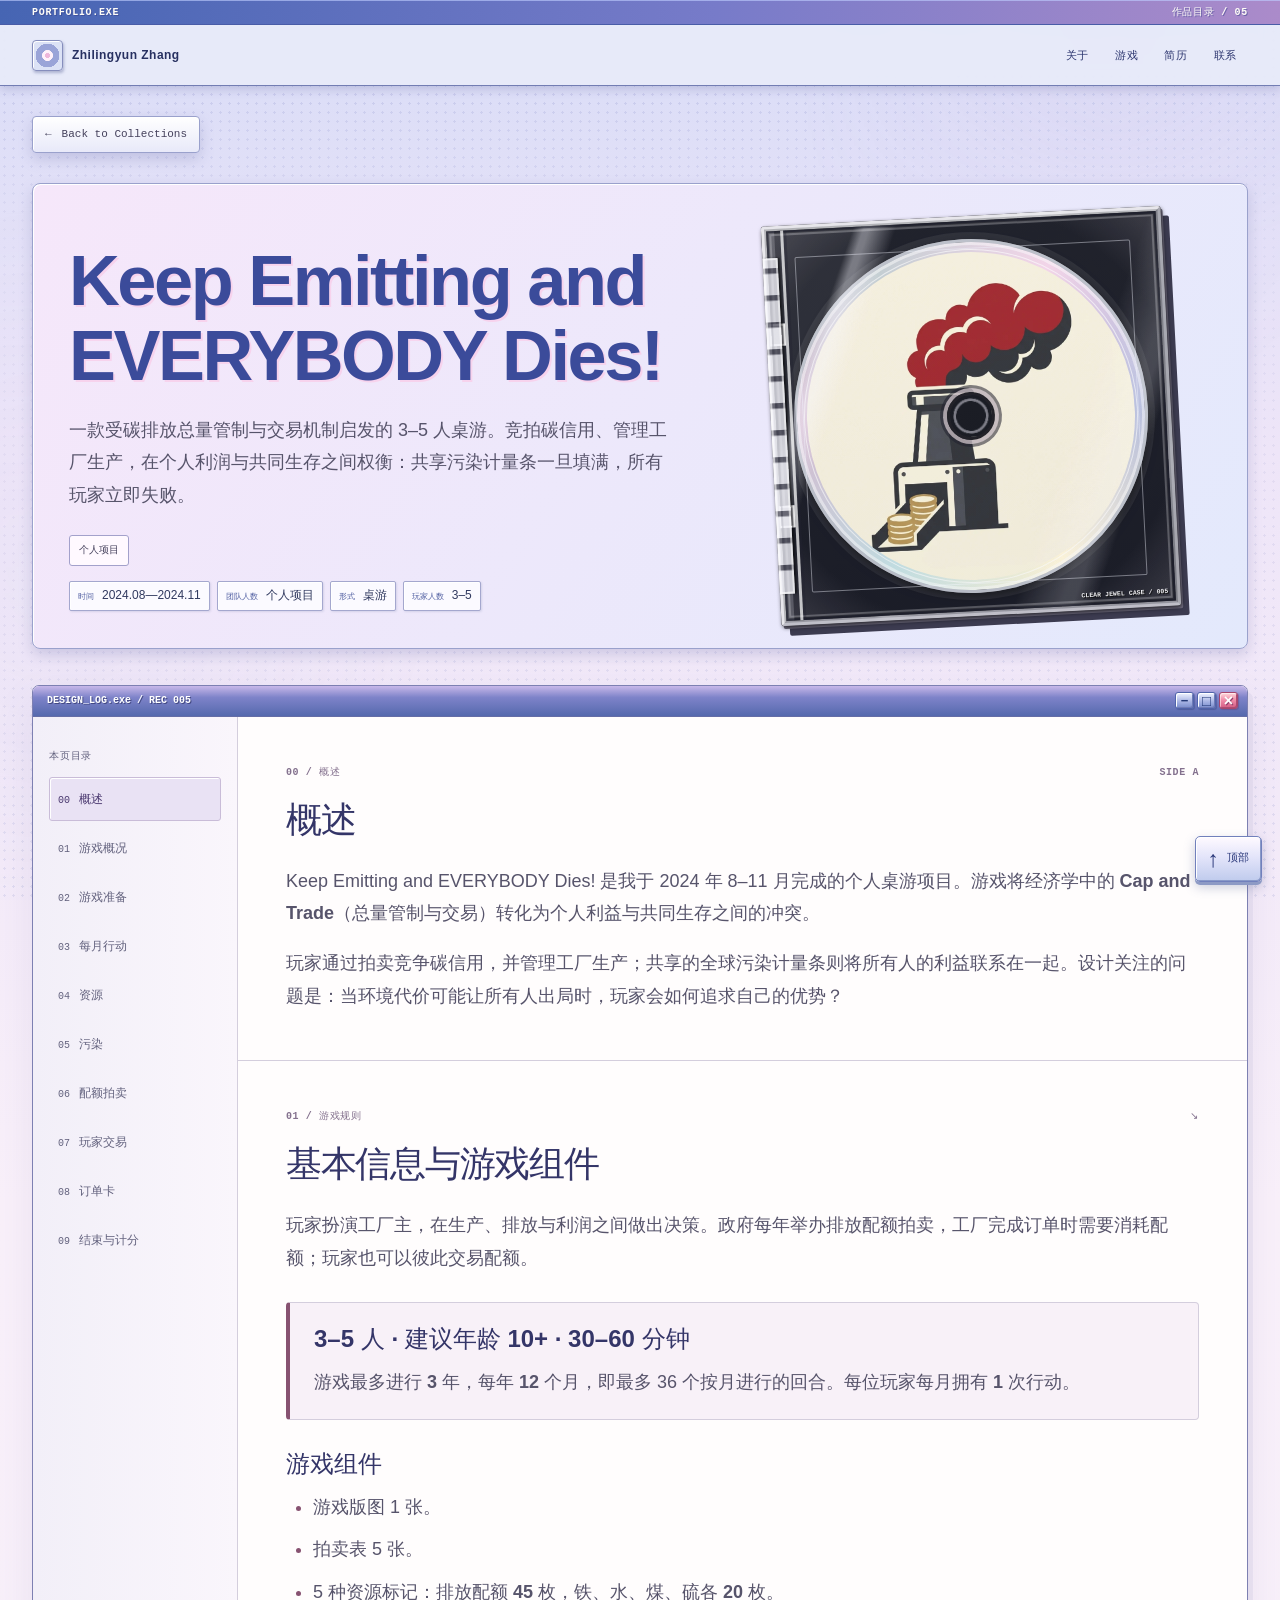
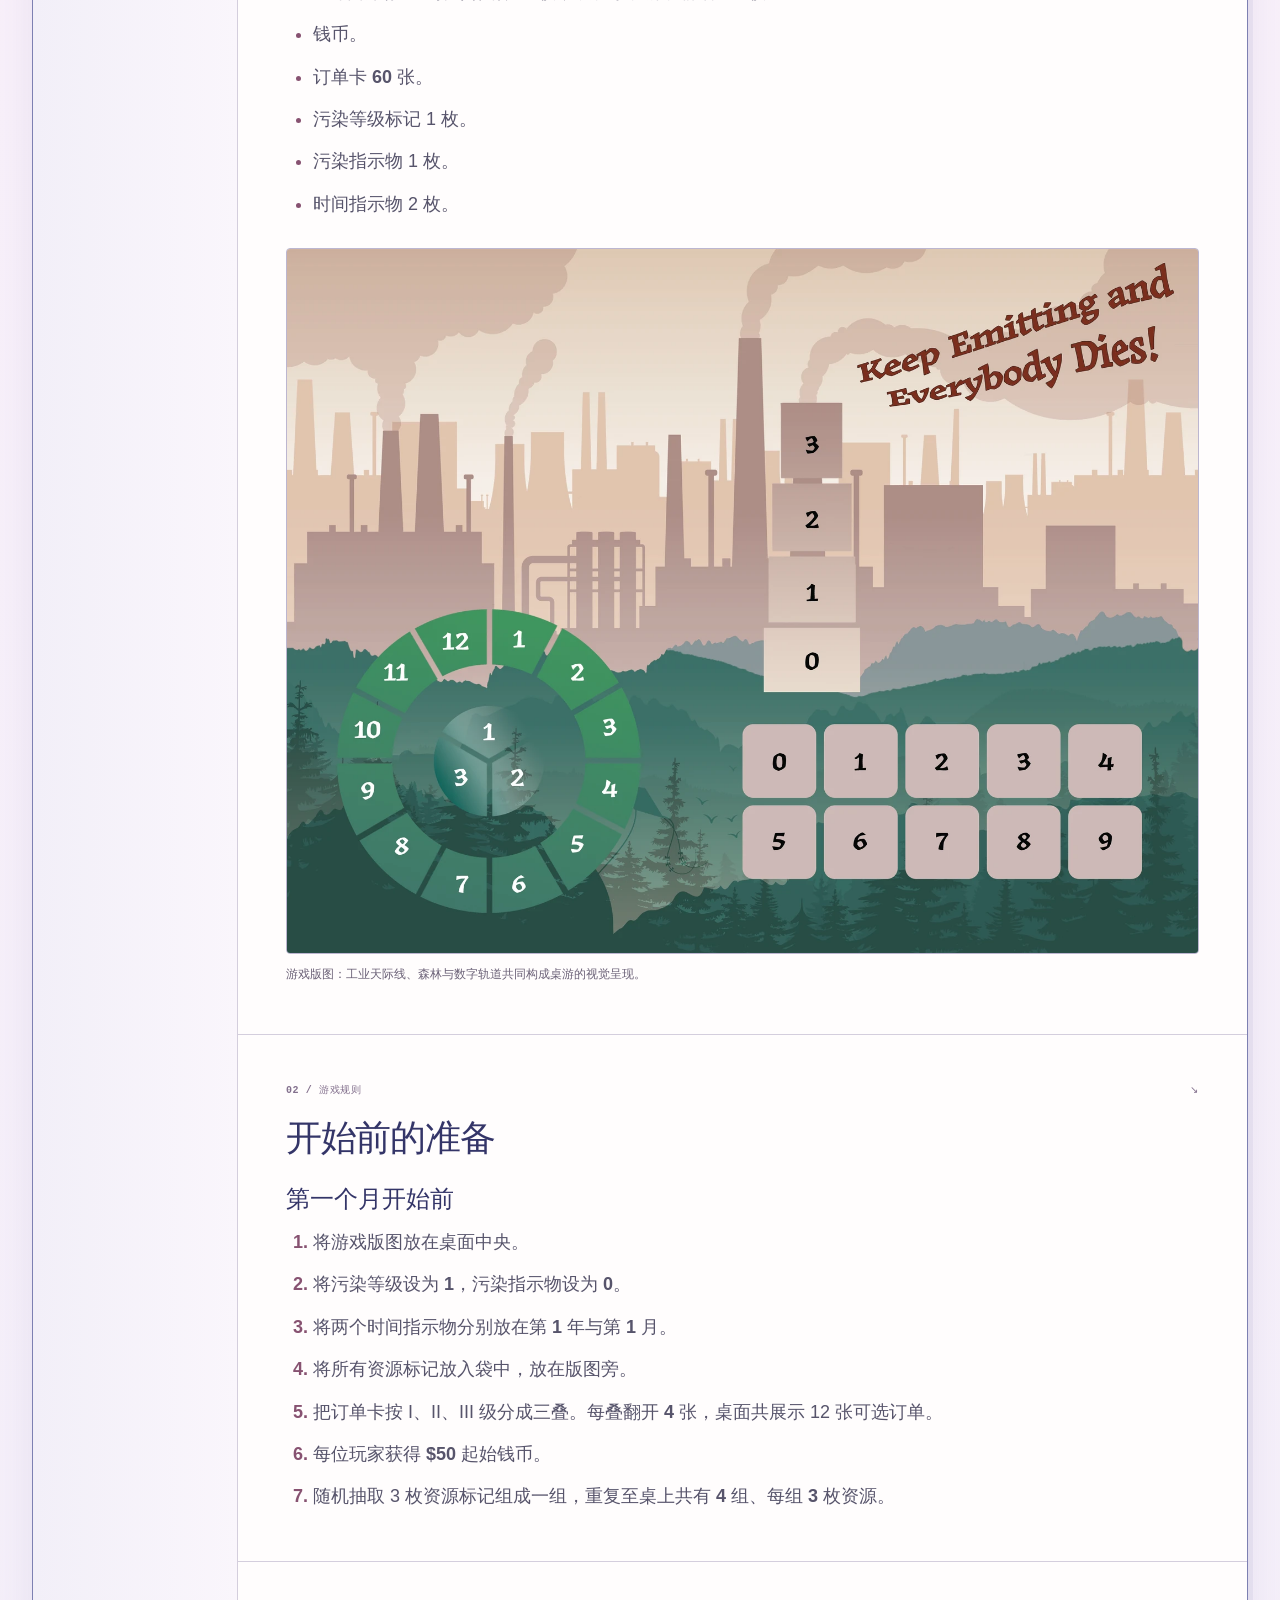
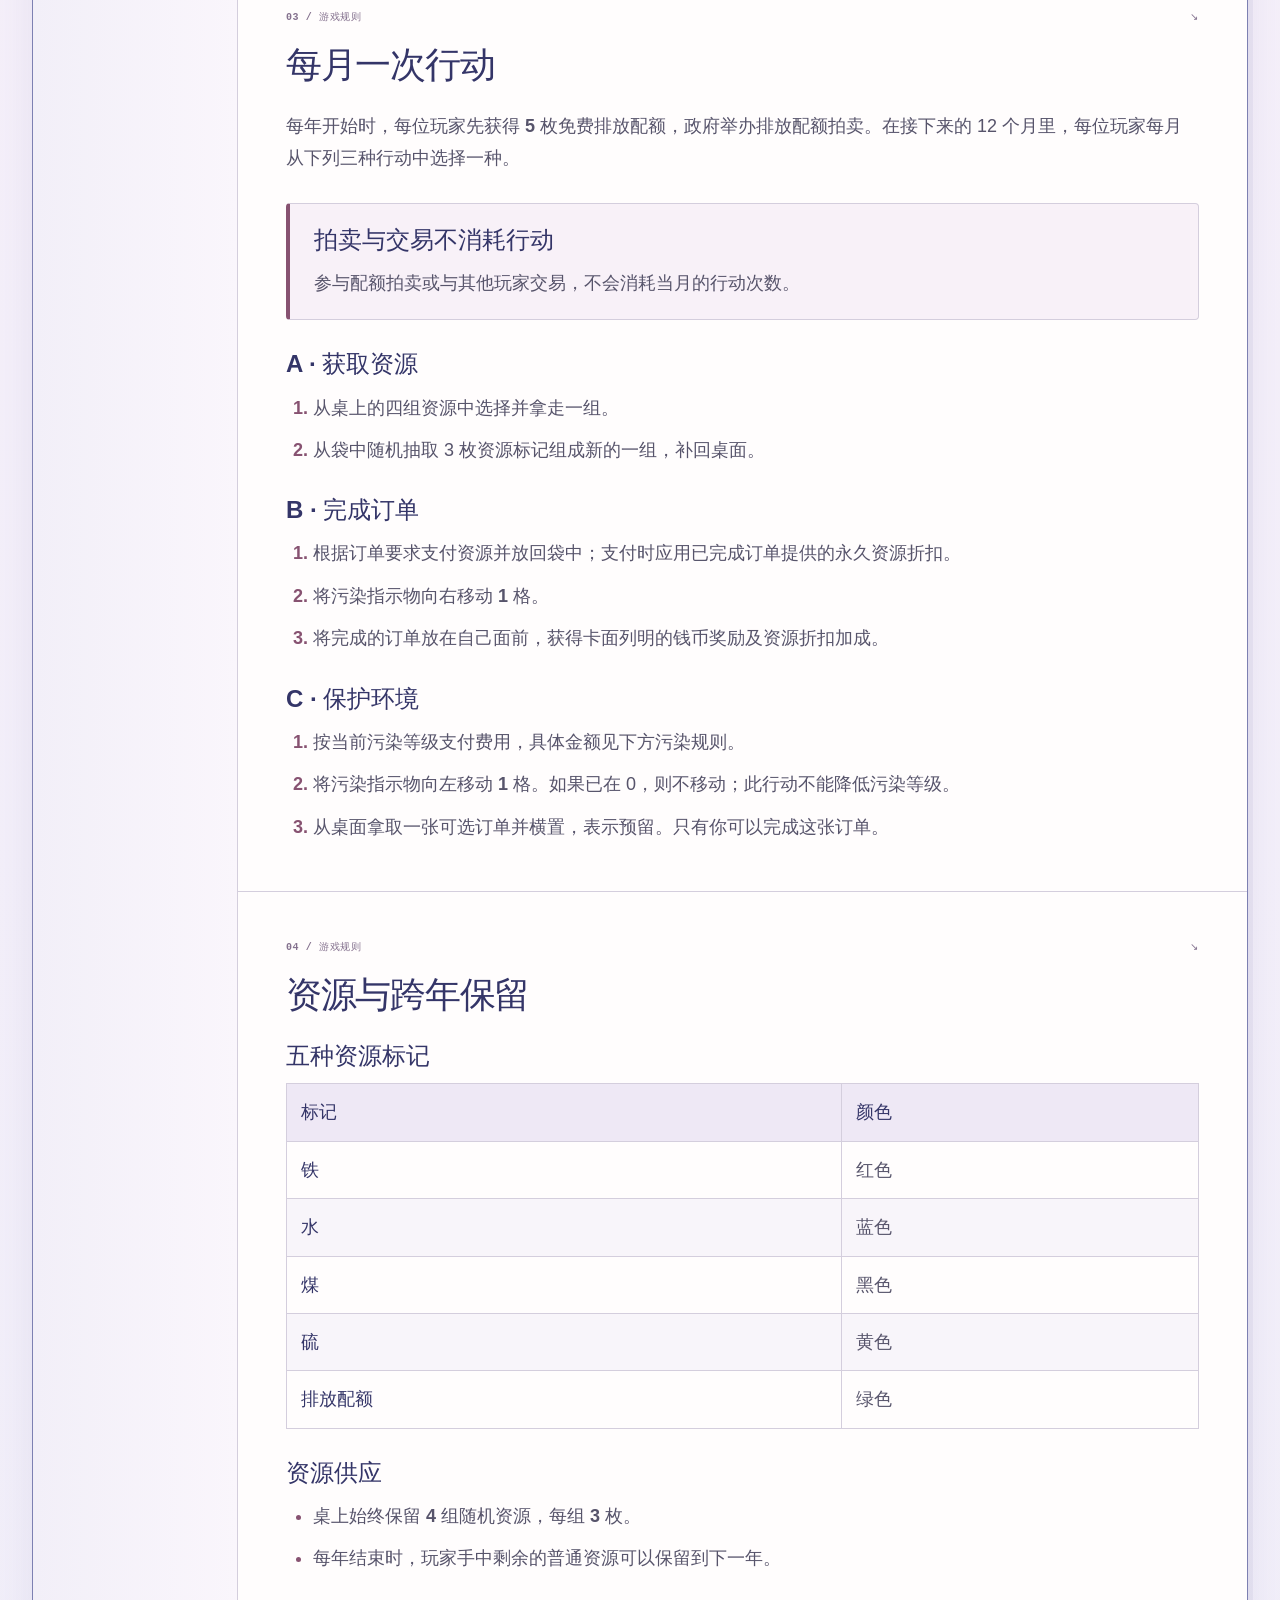
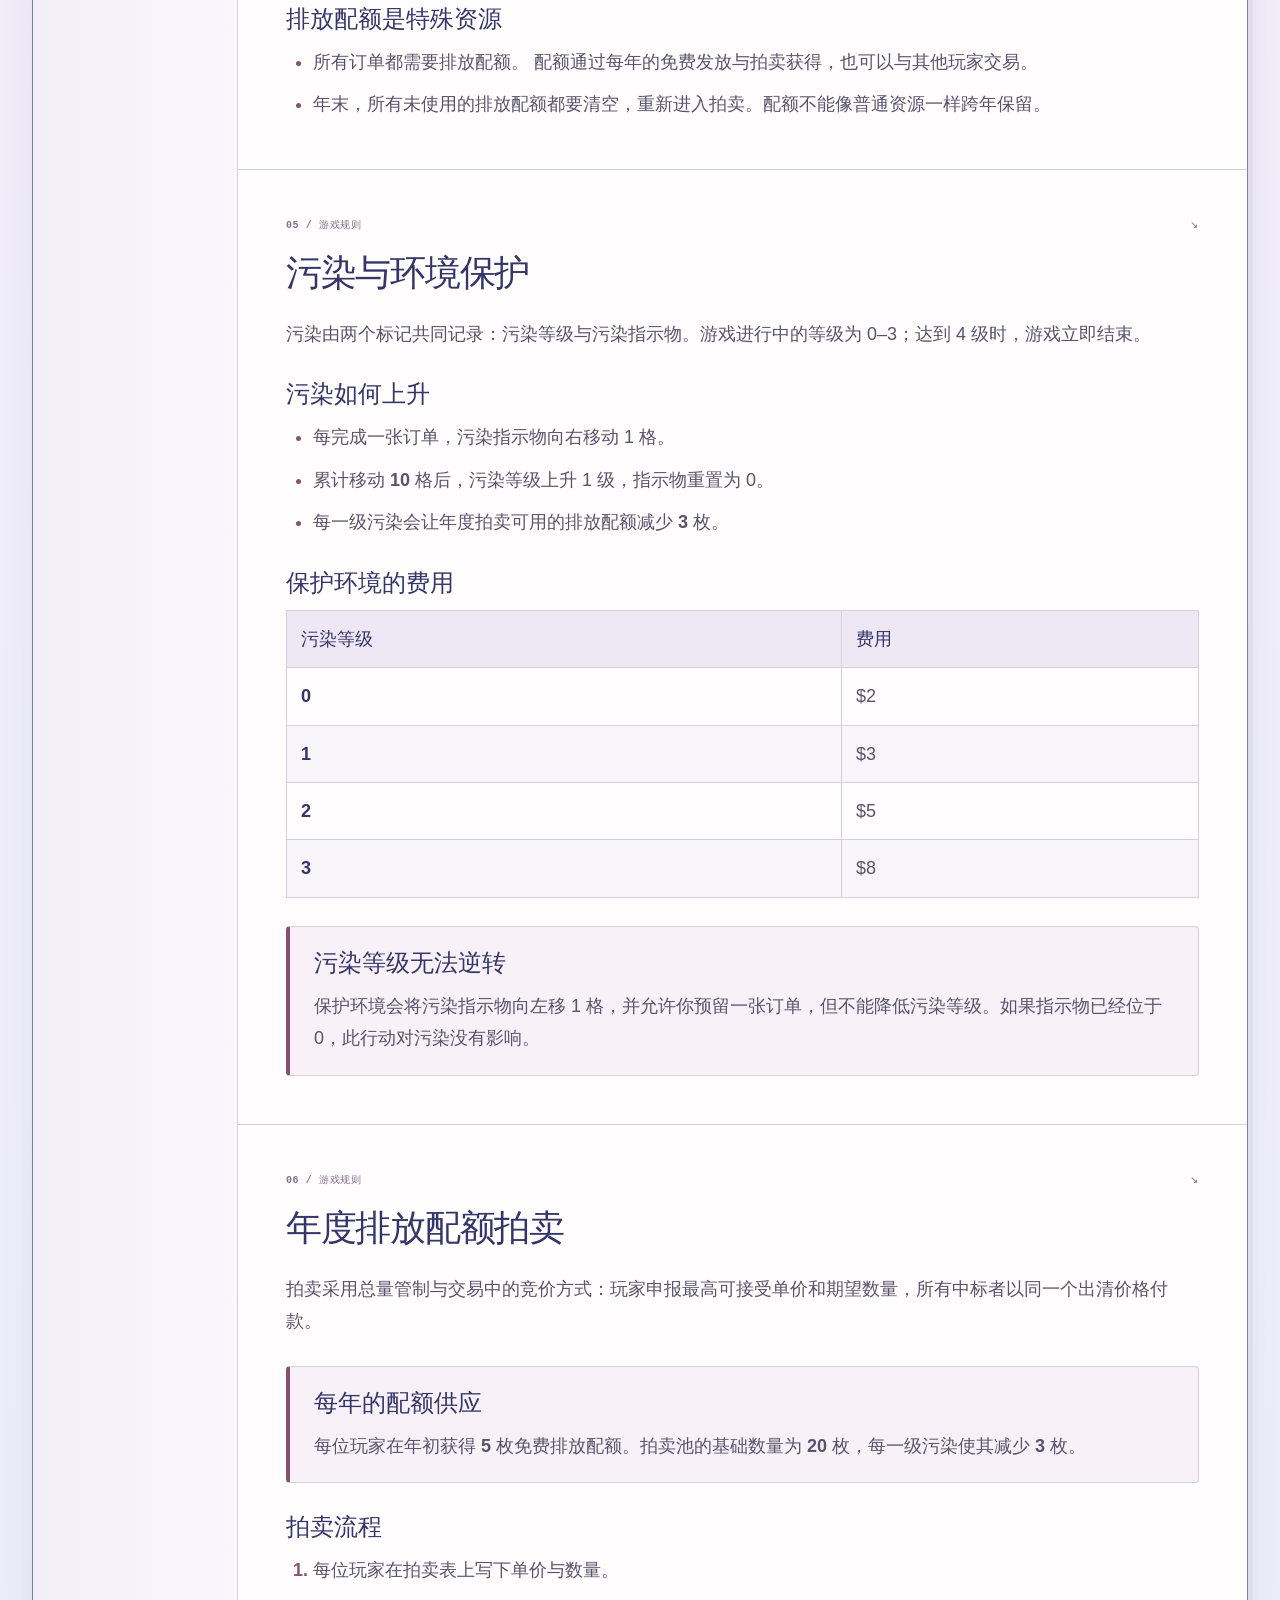
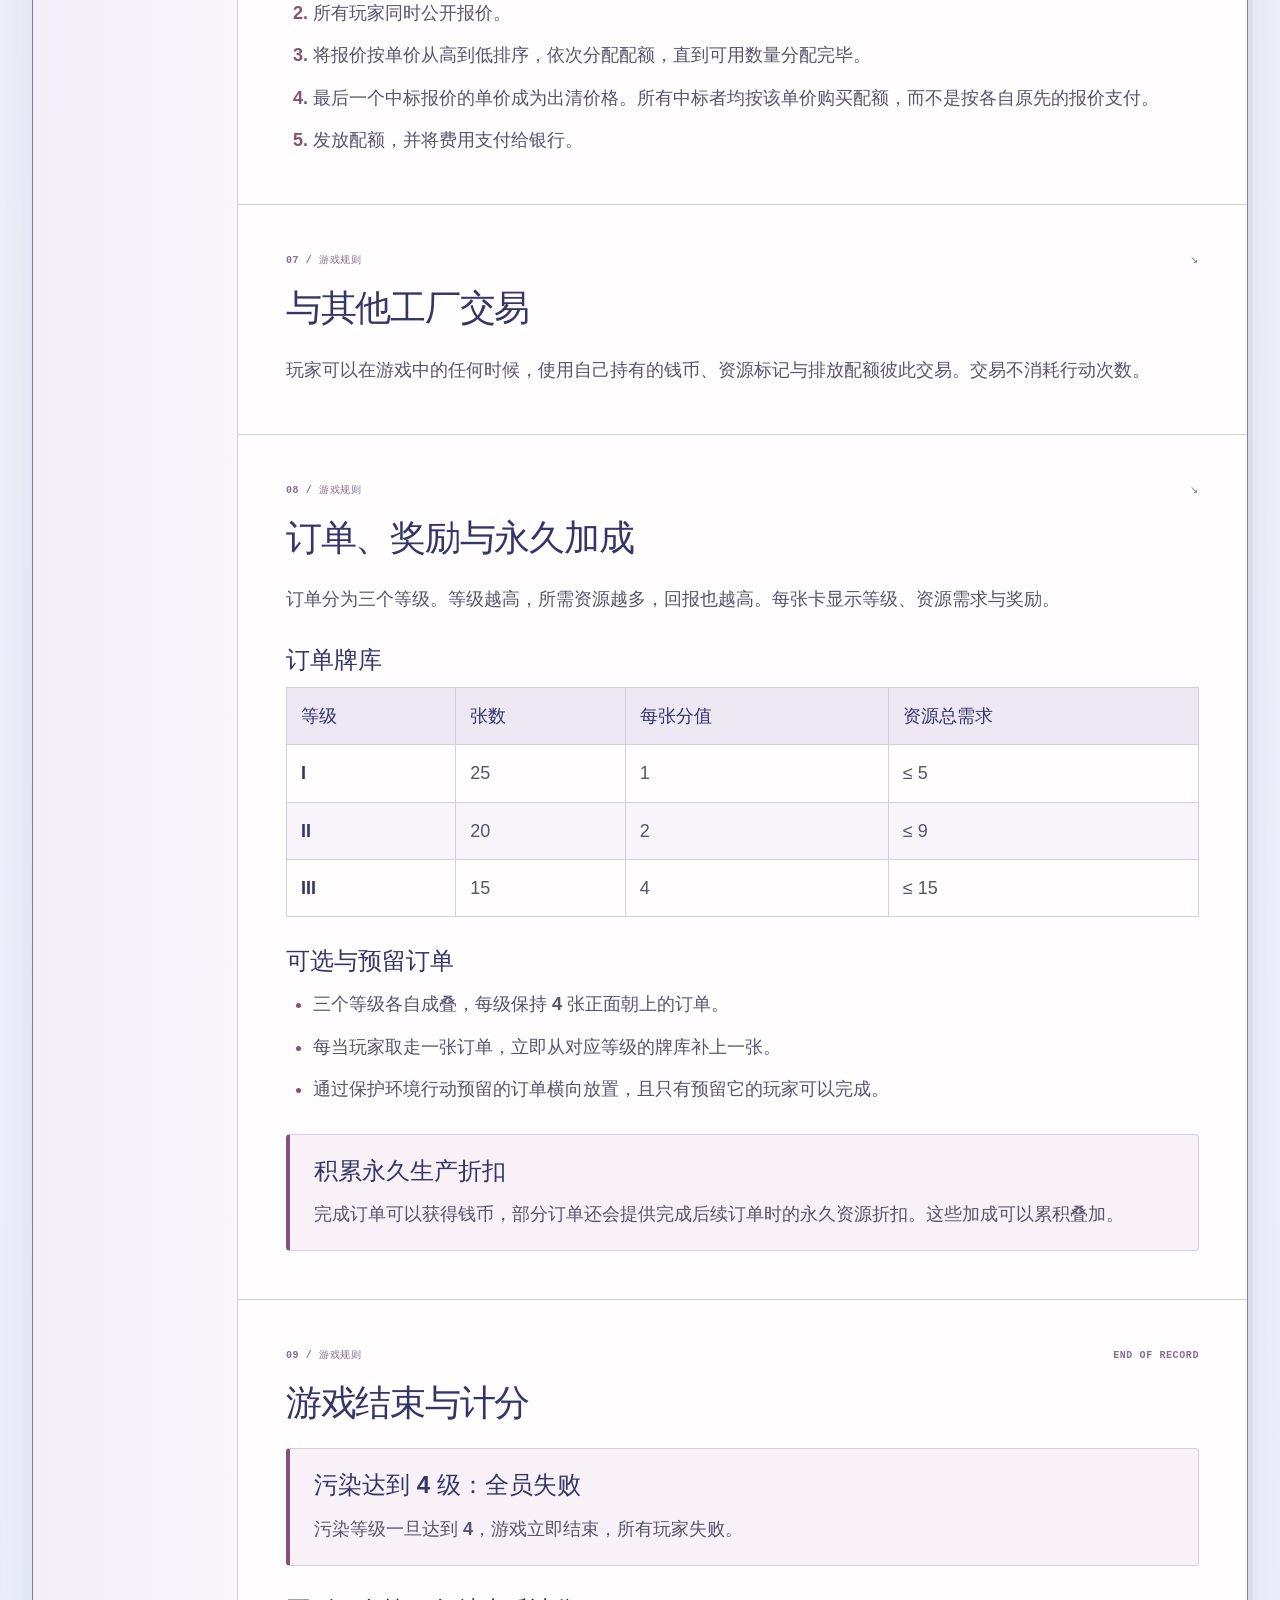
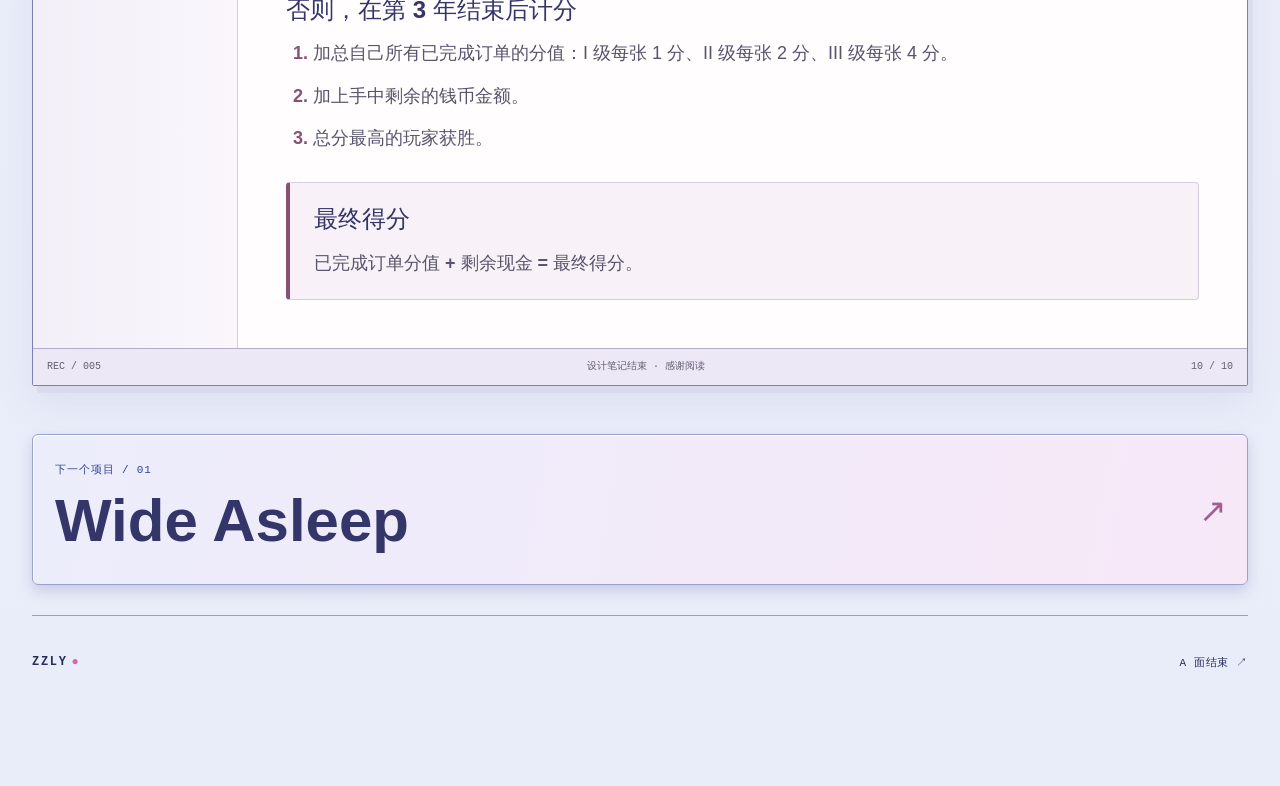
<file: zh/projects/keep-emitting-and-everybody-dies/index.html>
<!DOCTYPE html><html lang="zh"><head><meta charset="UTF-8"><meta name="viewport" content="width=device-width, initial-scale=1"><meta name="description" content="一款受碳排放总量管制与交易机制启发的 3–5 人桌游。竞拍碳信用、管理工厂生产，在个人利润与共同生存之间权衡：共享污染计量条一旦填满，所有玩家立即失败。"><meta name="theme-color" content="#d6d9f4"><title>Keep Emitting and EVERYBODY Dies! — Zhilingyun Zhang</title><link rel="icon" type="image/svg+xml" href="/favicon.svg"><link rel="stylesheet" href="/_astro/ProjectFacts.BNRwk08-.css"><link rel="stylesheet" href="/_astro/ProjectPage.DXMk2tLU.css"></head><body id="page-top"><a class="skip-link" href="#main">跳转到正文</a><header class="site-header"><div class="header-system-bar"><div class="container system-bar-inner"><span>PORTFOLIO.EXE</span><span>作品目录 / 05</span></div></div><div class="container header-inner"><a class="brand" href="/zh/" aria-label="Zhilingyun Zhang — home"><span class="brand-symbol" aria-hidden="true">◎</span><span>Zhilingyun Zhang</span></a><nav class="main-nav" aria-label="主导航"><a href="/zh/#about">关于</a><a href="/zh/#work">游戏</a><a href="/zh/#resume">简历</a><a href="/zh/#contact">联系</a></nav></div></header><main id="main"><div class="detail-page container"><a class="back-link" href="/zh/#work"><span aria-hidden="true">←</span> Back to Collections</a><section class="detail-hero" aria-labelledby="project-title"><div class="detail-hero-copy"><h1 id="project-title">Keep Emitting and EVERYBODY Dies!</h1><p class="detail-summary">一款受碳排放总量管制与交易机制启发的 3–5 人桌游。竞拍碳信用、管理工厂生产，在个人利润与共同生存之间权衡：共享污染计量条一旦填满，所有玩家立即失败。</p><div class="detail-hero-tags"><span>个人项目</span></div><dl class="project-facts project-facts-hero" aria-label="项目资料" data-astro-cid-mxtwmnon><div data-astro-cid-mxtwmnon><dt data-astro-cid-mxtwmnon>时间</dt><dd data-astro-cid-mxtwmnon>2024.08—2024.11</dd></div><div data-astro-cid-mxtwmnon><dt data-astro-cid-mxtwmnon>团队人数</dt><dd data-astro-cid-mxtwmnon>个人项目</dd></div><div data-astro-cid-mxtwmnon><dt data-astro-cid-mxtwmnon>形式</dt><dd data-astro-cid-mxtwmnon>桌游</dd></div><div data-astro-cid-mxtwmnon><dt data-astro-cid-mxtwmnon>玩家人数</dt><dd data-astro-cid-mxtwmnon>3–5</dd></div></dl></div><div class="detail-hero-art"><div class="detail-disc"><div class="jewel-case theme-mint" aria-hidden="true"><div class="case-tray"><span class="tray-ring"></span><div class="disc"><div class="disc-art disc-art-has-cover"><img class="disc-cover-image" src="/covers/keed.webp" alt="" width="1024" height="1024" loading="lazy" decoding="async"></div><span class="disc-hole"></span></div><span class="tray-notch tray-notch-a"></span><span class="tray-notch tray-notch-b"></span></div><div class="case-lid"><span class="lid-ridge"></span><span class="lid-reflection"></span><span class="lid-label">CLEAR JEWEL CASE / 005</span></div><span class="case-hinge"></span><span class="album-sticker album-sticker-a">PRESS PLAY<br>TO EXPLORE</span><span class="album-sticker album-sticker-b">SIDE A / 005</span></div></div></div></section><div class="detail-window"><div class="detail-titlebar"><span>DESIGN_LOG.exe / REC 005</span><span class="window-controls" aria-hidden="true"><span class="window-control window-control-min">−</span><span class="window-control window-control-max">□</span><span class="window-control window-control-close">×</span></span></div><div class="detail-workspace"><aside class="detail-sidebar"><div class="detail-tracklist"><p class="detail-kicker">本页目录</p><nav aria-label="本页目录"><a href="#overview" data-chapter-link aria-current="location"><span>00</span>概述</a><a href="#design-premise" data-chapter-link><span>01</span>游戏概况</a><a href="#setup" data-chapter-link><span>02</span>游戏准备</a><a href="#monthly-actions" data-chapter-link><span>03</span>每月行动</a><a href="#resources" data-chapter-link><span>04</span>资源</a><a href="#shared-pollution" data-chapter-link><span>05</span>污染</a><a href="#carbon-market" data-chapter-link><span>06</span>配额拍卖</a><a href="#trading" data-chapter-link><span>07</span>玩家交易</a><a href="#orders" data-chapter-link><span>08</span>订单卡</a><a href="#ending" data-chapter-link><span>09</span>结束与计分</a></nav></div></aside><article class="detail-article" aria-label="Keep Emitting and EVERYBODY Dies! — 查看案例"><section class="detail-section" id="overview" aria-labelledby="overview-title"><div class="detail-section-label"><span>00 / 概述</span><span aria-hidden="true">SIDE A</span></div><h2 id="overview-title">概述</h2><div class="detail-prose"><p>Keep Emitting and EVERYBODY Dies! 是我于 2024 年 8–11 月完成的个人桌游项目。游戏将经济学中的 <strong>Cap and Trade（总量管制与交易）</strong>转化为个人利益与共同生存之间的冲突。</p><p>玩家通过拍卖竞争碳信用，并管理工厂生产；共享的<strong>全球污染计量条</strong>则将所有人的利益联系在一起。设计关注的问题是：当环境代价可能让所有人出局时，玩家会如何追求自己的优势？</p></div></section><section class="detail-section" id="design-premise" aria-labelledby="design-premise-title"><div class="detail-section-label"><span>01 / 游戏规则</span><span aria-hidden="true">↘</span></div><h2 id="design-premise-title">基本信息与游戏组件</h2><div class="detail-prose"><p>玩家扮演工厂主，在生产、排放与利润之间做出决策。政府每年举办排放配额拍卖，工厂完成订单时需要消耗配额；玩家也可以彼此交易配额。</p></div><div class="detail-rules"><aside class="detail-rule-note"><h3>3–5 人 · 建议年龄 10+ · 30–60 分钟</h3><p>游戏最多进行 <strong>3 年</strong>，每年 <strong>12 个月</strong>，即最多 36 个按月进行的回合。每位玩家<strong>每月拥有 1 次行动</strong>。</p></aside><div class="detail-rule-list"><h3>游戏组件</h3><ul><li>游戏版图 1 张。</li><li>拍卖表 5 张。</li><li>5 种资源标记：<strong>排放配额 45 枚</strong>，铁、水、煤、硫各 <strong>20 枚</strong>。</li><li>钱币。</li><li><strong>订单卡 60 张</strong>。</li><li>污染等级标记 1 枚。</li><li>污染指示物 1 枚。</li><li>时间指示物 2 枚。</li></ul></div></div><div class="detail-media"><figure class="media-figure media-image"><div class="media-surface media-real"><img src="/media/keed/game-board.webp" alt="Keep Emitting and Everybody Dies 游戏版图，上方是冒烟的工厂，下方是森林，包含标有 1–12 的环形轨道及另外两组数字轨道。" width="1650" height="1275" loading="lazy" decoding="async"></div><figcaption>游戏版图：工业天际线、森林与数字轨道共同构成桌游的视觉呈现。</figcaption></figure></div></section><section class="detail-section" id="setup" aria-labelledby="setup-title"><div class="detail-section-label"><span>02 / 游戏规则</span><span aria-hidden="true">↘</span></div><h2 id="setup-title">开始前的准备</h2><div class="detail-prose"></div><div class="detail-rules"><div class="detail-rule-list"><h3>第一个月开始前</h3><ol><li>将游戏版图放在桌面中央。</li><li>将<strong>污染等级设为 1</strong>，<strong>污染指示物设为 0</strong>。</li><li>将两个时间指示物分别放在<strong>第 1 年</strong>与<strong>第 1 月</strong>。</li><li>将所有资源标记放入袋中，放在版图旁。</li><li>把订单卡按 I、II、III 级分成三叠。每叠翻开 <strong>4 张</strong>，桌面共展示 12 张可选订单。</li><li>每位玩家获得 <strong>$50</strong> 起始钱币。</li><li>随机抽取 3 枚资源标记组成一组，重复至桌上共有 <strong>4 组、每组 3 枚</strong>资源。</li></ol></div></div></section><section class="detail-section" id="monthly-actions" aria-labelledby="monthly-actions-title"><div class="detail-section-label"><span>03 / 游戏规则</span><span aria-hidden="true">↘</span></div><h2 id="monthly-actions-title">每月一次行动</h2><div class="detail-prose"><p>每年开始时，每位玩家先获得 <strong>5 枚免费排放配额</strong>，政府举办排放配额拍卖。在接下来的 12 个月里，每位玩家每月从下列三种行动中选择一种。</p></div><div class="detail-rules"><aside class="detail-rule-note"><h3>拍卖与交易不消耗行动</h3><p>参与配额拍卖或与其他玩家交易，<strong>不会消耗当月的行动次数</strong>。</p></aside><div class="detail-rule-list"><h3>A · 获取资源</h3><ol><li>从桌上的四组资源中选择并拿走一组。</li><li>从袋中随机抽取 3 枚资源标记组成新的一组，补回桌面。</li></ol></div><div class="detail-rule-list"><h3>B · 完成订单</h3><ol><li>根据订单要求支付资源并放回袋中；支付时应用已完成订单提供的永久资源折扣。</li><li>将污染指示物向右移动 <strong>1 格</strong>。</li><li>将完成的订单放在自己面前，获得卡面列明的钱币奖励及资源折扣加成。</li></ol></div><div class="detail-rule-list"><h3>C · 保护环境</h3><ol><li>按当前污染等级支付费用，具体金额见下方污染规则。</li><li>将污染指示物向左移动 <strong>1 格</strong>。如果已在 0，则不移动；此行动不能降低污染等级。</li><li>从桌面拿取一张可选订单并横置，表示预留。只有你可以完成这张订单。</li></ol></div></div></section><section class="detail-section" id="resources" aria-labelledby="resources-title"><div class="detail-section-label"><span>04 / 游戏规则</span><span aria-hidden="true">↘</span></div><h2 id="resources-title">资源与跨年保留</h2><div class="detail-prose"></div><div class="detail-rules"><div class="detail-rule-table" role="region" aria-label="五种资源标记" tabindex="0"><table><caption>五种资源标记</caption><thead><tr><th scope="col">标记</th><th scope="col">颜色</th></tr></thead><tbody><tr><th scope="row">铁</th><td>红色</td></tr><tr><th scope="row">水</th><td>蓝色</td></tr><tr><th scope="row">煤</th><td>黑色</td></tr><tr><th scope="row">硫</th><td>黄色</td></tr><tr><th scope="row">排放配额</th><td>绿色</td></tr></tbody></table></div><div class="detail-rule-list"><h3>资源供应</h3><ul><li>桌上始终保留 <strong>4 组随机资源，每组 3 枚</strong>。</li><li>每年结束时，玩家手中剩余的普通资源可以保留到下一年。</li></ul></div><div class="detail-rule-list"><h3>排放配额是特殊资源</h3><ul><li><strong>所有订单都需要排放配额。</strong> 配额通过每年的免费发放与拍卖获得，也可以与其他玩家交易。</li><li>年末，<strong>所有未使用的排放配额都要清空</strong>，重新进入拍卖。配额不能像普通资源一样跨年保留。</li></ul></div></div></section><section class="detail-section" id="shared-pollution" aria-labelledby="shared-pollution-title"><div class="detail-section-label"><span>05 / 游戏规则</span><span aria-hidden="true">↘</span></div><h2 id="shared-pollution-title">污染与环境保护</h2><div class="detail-prose"><p>污染由两个标记共同记录：<strong>污染等级</strong>与<strong>污染指示物</strong>。游戏进行中的等级为 0–3；达到 4 级时，游戏立即结束。</p></div><div class="detail-rules"><div class="detail-rule-list"><h3>污染如何上升</h3><ul><li>每完成一张订单，污染指示物向右移动 1 格。</li><li>累计移动 <strong>10 格</strong>后，污染等级上升 1 级，指示物重置为 0。</li><li>每一级污染会让年度拍卖可用的排放配额减少 <strong>3 枚</strong>。</li></ul></div><div class="detail-rule-table" role="region" aria-label="保护环境的费用" tabindex="0"><table><caption>保护环境的费用</caption><thead><tr><th scope="col">污染等级</th><th scope="col">费用</th></tr></thead><tbody><tr><th scope="row">0</th><td>$2</td></tr><tr><th scope="row">1</th><td>$3</td></tr><tr><th scope="row">2</th><td>$5</td></tr><tr><th scope="row">3</th><td>$8</td></tr></tbody></table></div><aside class="detail-rule-note"><h3>污染等级无法逆转</h3><p>保护环境会将污染指示物向左移 1 格，并允许你预留一张订单，但<strong>不能降低污染等级</strong>。如果指示物已经位于 0，此行动对污染没有影响。</p></aside></div></section><section class="detail-section" id="carbon-market" aria-labelledby="carbon-market-title"><div class="detail-section-label"><span>06 / 游戏规则</span><span aria-hidden="true">↘</span></div><h2 id="carbon-market-title">年度排放配额拍卖</h2><div class="detail-prose"><p>拍卖采用总量管制与交易中的竞价方式：玩家申报最高可接受单价和期望数量，所有中标者以同一个出清价格付款。</p></div><div class="detail-rules"><aside class="detail-rule-note"><h3>每年的配额供应</h3><p>每位玩家在年初获得 <strong>5 枚免费排放配额</strong>。拍卖池的基础数量为 <strong>20 枚</strong>，每一级污染使其减少 <strong>3 枚</strong>。</p></aside><div class="detail-rule-list"><h3>拍卖流程</h3><ol><li>每位玩家在拍卖表上写下<strong>单价与数量</strong>。</li><li>所有玩家同时公开报价。</li><li>将报价按<strong>单价从高到低</strong>排序，依次分配配额，直到可用数量分配完毕。</li><li><strong>最后一个中标报价</strong>的单价成为出清价格。所有中标者均按该单价购买配额，而不是按各自原先的报价支付。</li><li>发放配额，并将费用支付给银行。</li></ol></div></div></section><section class="detail-section" id="trading" aria-labelledby="trading-title"><div class="detail-section-label"><span>07 / 游戏规则</span><span aria-hidden="true">↘</span></div><h2 id="trading-title">与其他工厂交易</h2><div class="detail-prose"><p>玩家可以在游戏中的任何时候，使用自己持有的<strong>钱币、资源标记与排放配额</strong>彼此交易。交易不消耗行动次数。</p></div></section><section class="detail-section" id="orders" aria-labelledby="orders-title"><div class="detail-section-label"><span>08 / 游戏规则</span><span aria-hidden="true">↘</span></div><h2 id="orders-title">订单、奖励与永久加成</h2><div class="detail-prose"><p>订单分为三个等级。等级越高，所需资源越多，回报也越高。每张卡显示等级、资源需求与奖励。</p></div><div class="detail-rules"><div class="detail-rule-table" role="region" aria-label="订单牌库" tabindex="0"><table><caption>订单牌库</caption><thead><tr><th scope="col">等级</th><th scope="col">张数</th><th scope="col">每张分值</th><th scope="col">资源总需求</th></tr></thead><tbody><tr><th scope="row">I</th><td>25</td><td>1</td><td>≤ 5</td></tr><tr><th scope="row">II</th><td>20</td><td>2</td><td>≤ 9</td></tr><tr><th scope="row">III</th><td>15</td><td>4</td><td>≤ 15</td></tr></tbody></table></div><div class="detail-rule-list"><h3>可选与预留订单</h3><ul><li>三个等级各自成叠，每级保持 <strong>4 张正面朝上</strong>的订单。</li><li>每当玩家取走一张订单，立即从对应等级的牌库补上一张。</li><li>通过保护环境行动预留的订单横向放置，且只有预留它的玩家可以完成。</li></ul></div><aside class="detail-rule-note"><h3>积累永久生产折扣</h3><p>完成订单可以获得钱币，部分订单还会提供<strong>完成后续订单时的永久资源折扣</strong>。这些加成<strong>可以累积叠加</strong>。</p></aside></div></section><section class="detail-section" id="ending" aria-labelledby="ending-title"><div class="detail-section-label"><span>09 / 游戏规则</span><span aria-hidden="true">END OF RECORD</span></div><h2 id="ending-title">游戏结束与计分</h2><div class="detail-prose"></div><div class="detail-rules"><aside class="detail-rule-note"><h3>污染达到 4 级：全员失败</h3><p>污染等级一旦达到 <strong>4</strong>，游戏立即结束，<strong>所有玩家失败</strong>。</p></aside><div class="detail-rule-list"><h3>否则，在第 3 年结束后计分</h3><ol><li>加总自己所有已完成订单的分值：I 级每张 1 分、II 级每张 2 分、III 级每张 4 分。</li><li>加上手中剩余的钱币金额。</li><li><strong>总分最高</strong>的玩家获胜。</li></ol></div><aside class="detail-rule-note"><h3>最终得分</h3><p><strong>已完成订单分值 + 剩余现金 = 最终得分。</strong></p></aside></div></section></article></div><div class="detail-statusbar"><span>REC / 005</span><span>设计笔记结束 · 感谢阅读</span><span>10 / 10</span></div></div><a class="next-project" href="/zh/projects/wide-asleep/"><span>下一个项目 / 01</span><strong>Wide Asleep</strong><span class="next-arrow" aria-hidden="true">↗</span></a></div></main><footer class="site-footer container"><span class="footer-mark">ZZLY<span class="footer-dot">●</span></span><a href="/zh/">A 面结束 <span aria-hidden="true">↗</span></a></footer><a class="back-to-top" href="#page-top" aria-label="返回顶部" title="返回顶部"><span class="back-to-top-icon" aria-hidden="true">↑</span><span>顶部</span></a></body></html><script type="module">var e=Array.from(document.querySelectorAll(`.detail-tracklist [data-chapter-link]`)),t=e.map(e=>document.getElementById(e.hash.slice(1)));if(t.length){let n=!1,r=document.querySelector(`.detail-page`),i=document.querySelector(`.site-header`),a=()=>{let e=[`sticky`,`fixed`].includes(getComputedStyle(i).position)?i.getBoundingClientRect().height:0;r.style.setProperty(`--detail-nav-offset`,`${e+24}px`),r.style.setProperty(`--detail-anchor-offset`,`${e+32}px`)},o=()=>{a();let r=parseFloat(getComputedStyle(t[0]).scrollMarginTop)+2,i=0;t.forEach((e,t)=>{e.getBoundingClientRect().top<=r&&(i=t)}),window.scrollY+window.innerHeight>=document.documentElement.scrollHeight-2&&(i=t.length-1),e.forEach((e,t)=>{t===i?e.setAttribute(`aria-current`,`location`):e.removeAttribute(`aria-current`)}),n=!1},s=()=>{n||(n=!0,requestAnimationFrame(o))};document.addEventListener(`scroll`,s,{passive:!0}),window.addEventListener(`resize`,s),window.addEventListener(`hashchange`,s),window.addEventListener(`load`,s),new ResizeObserver(s).observe(document.querySelector(`.detail-article`)),new ResizeObserver(s).observe(i),o()}</script>
</file>
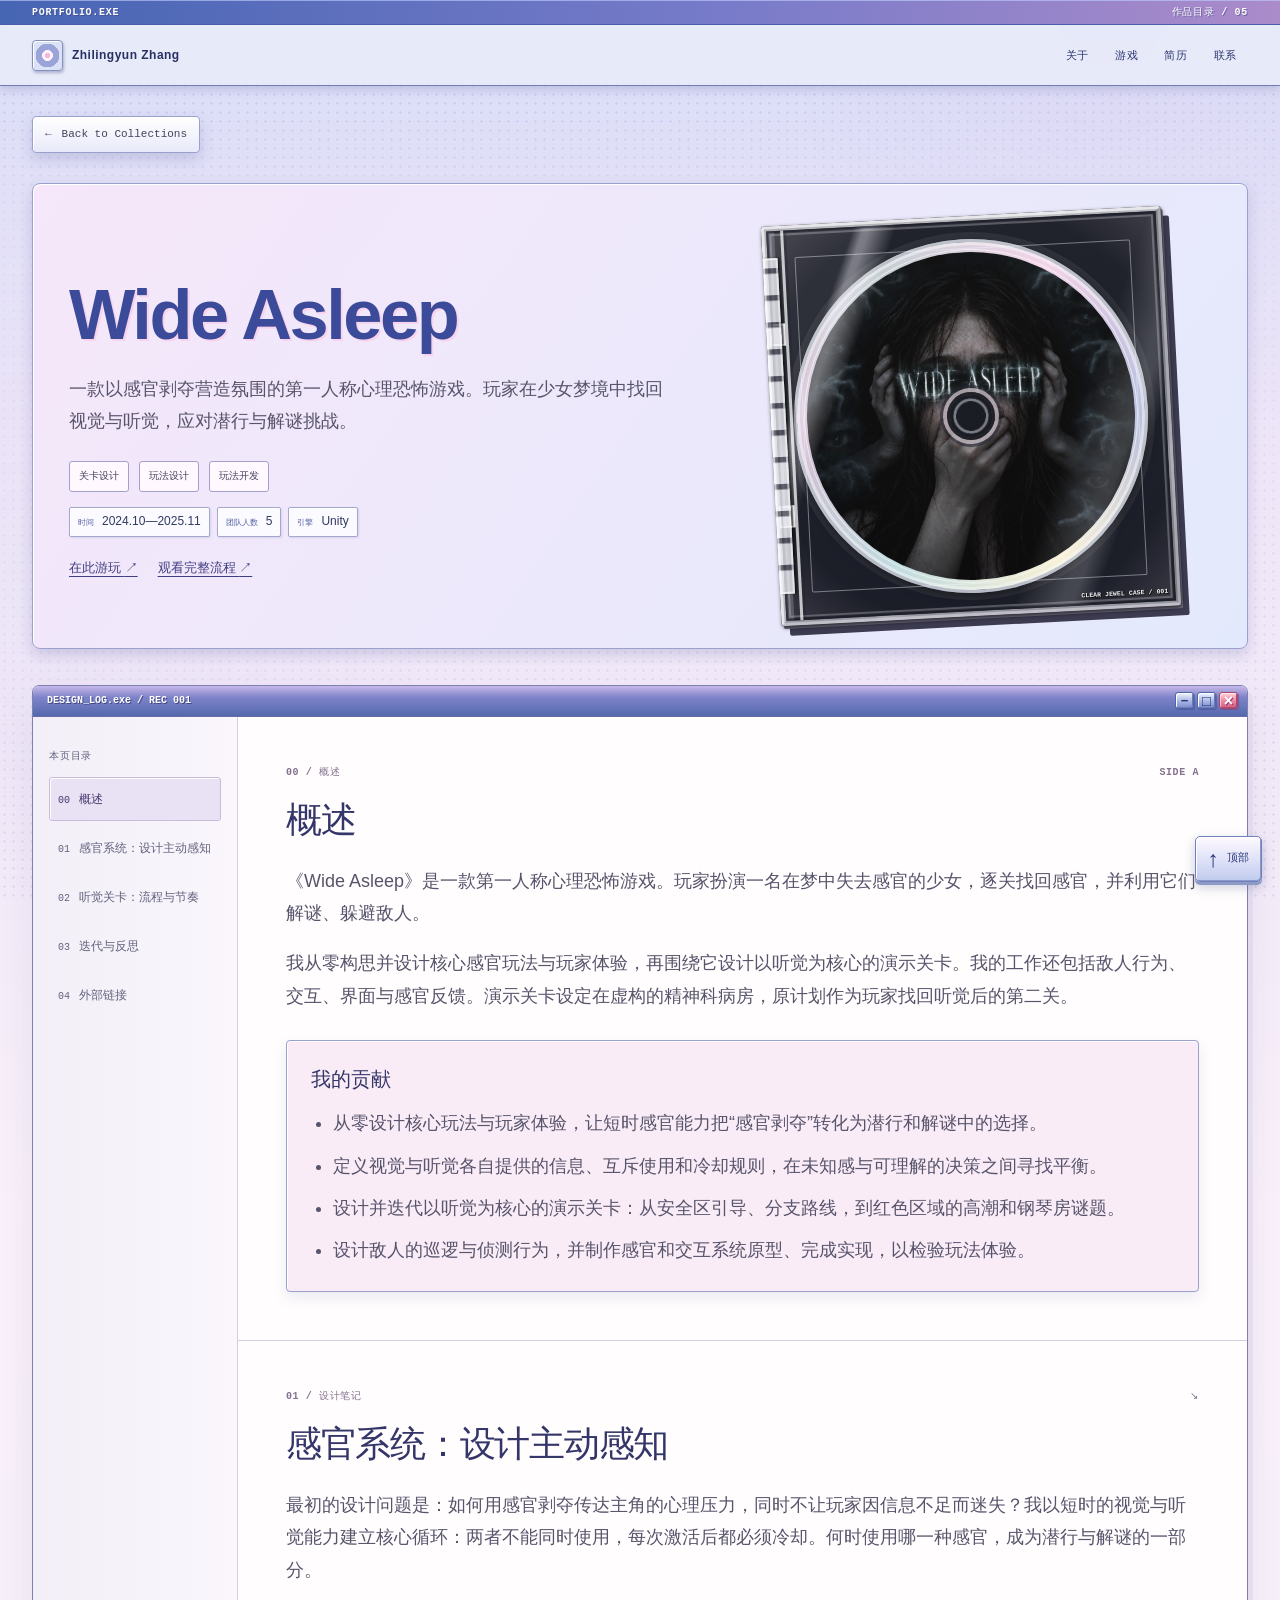
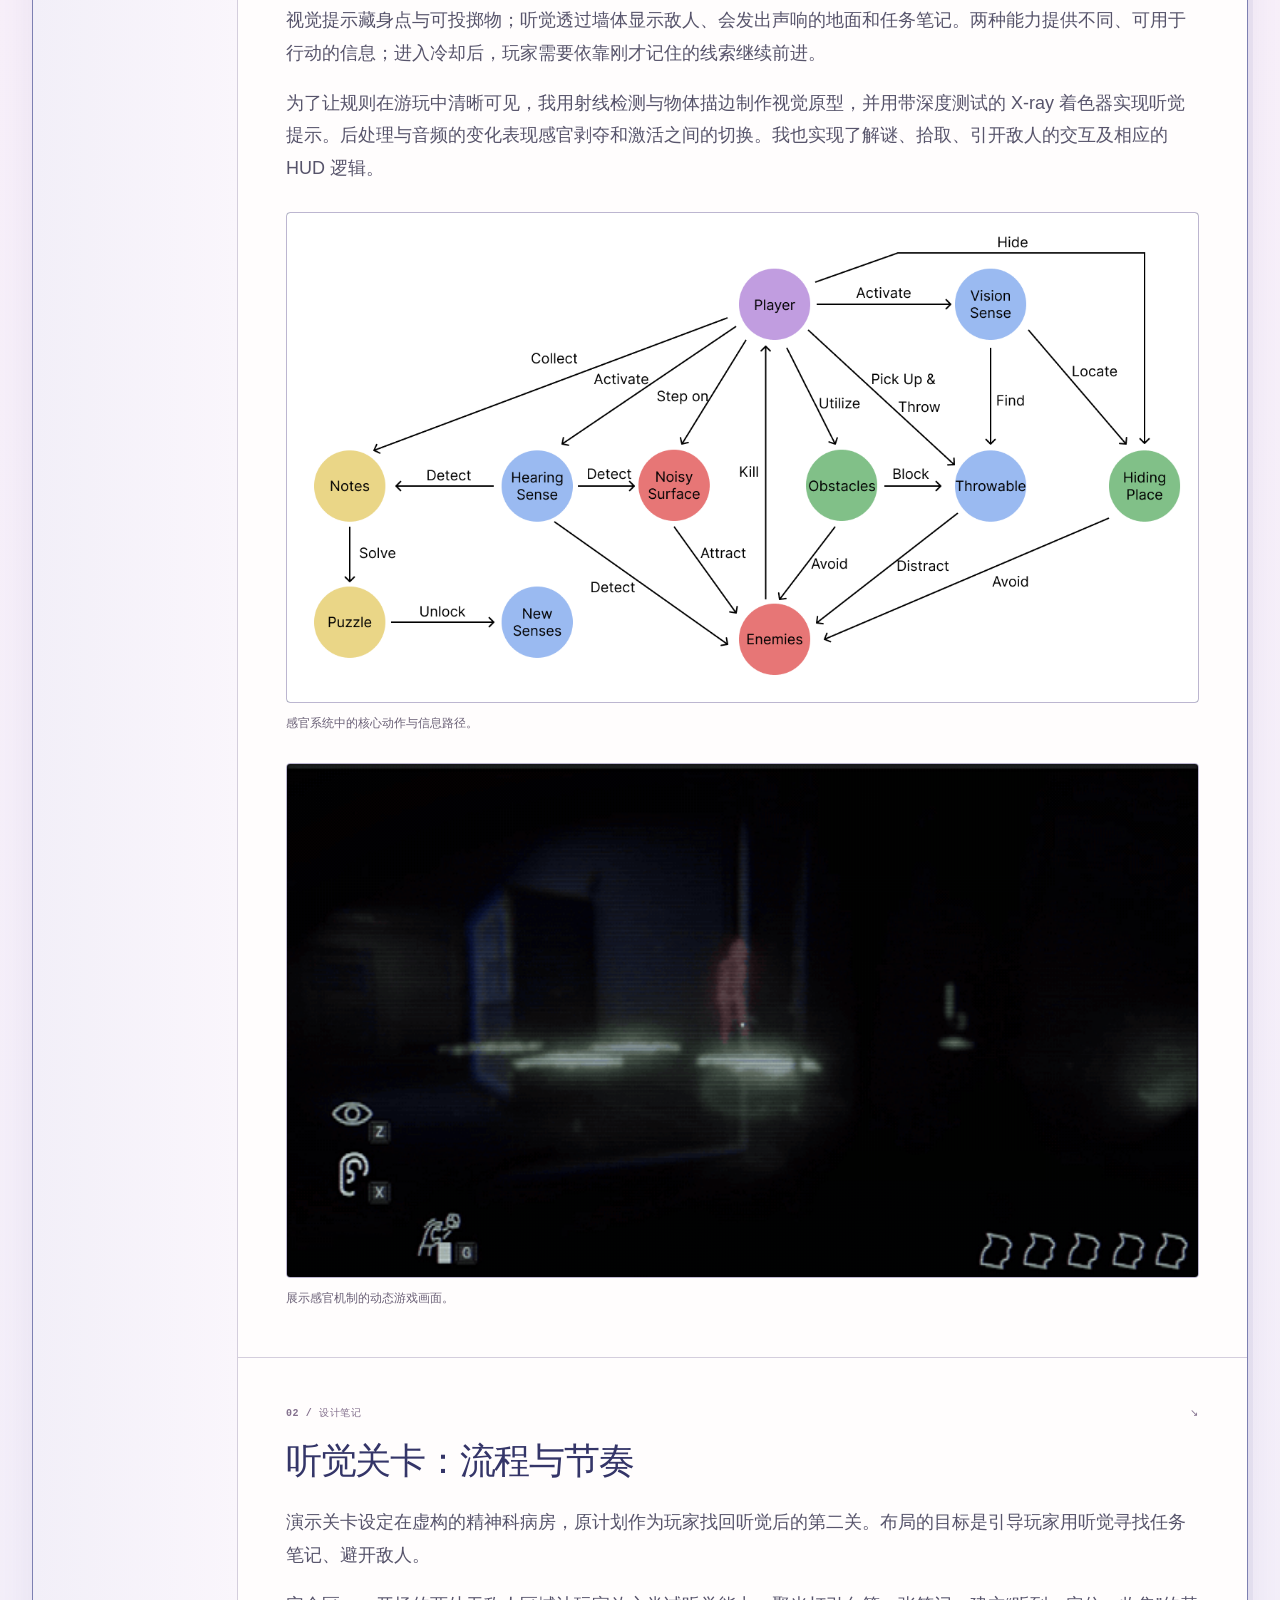
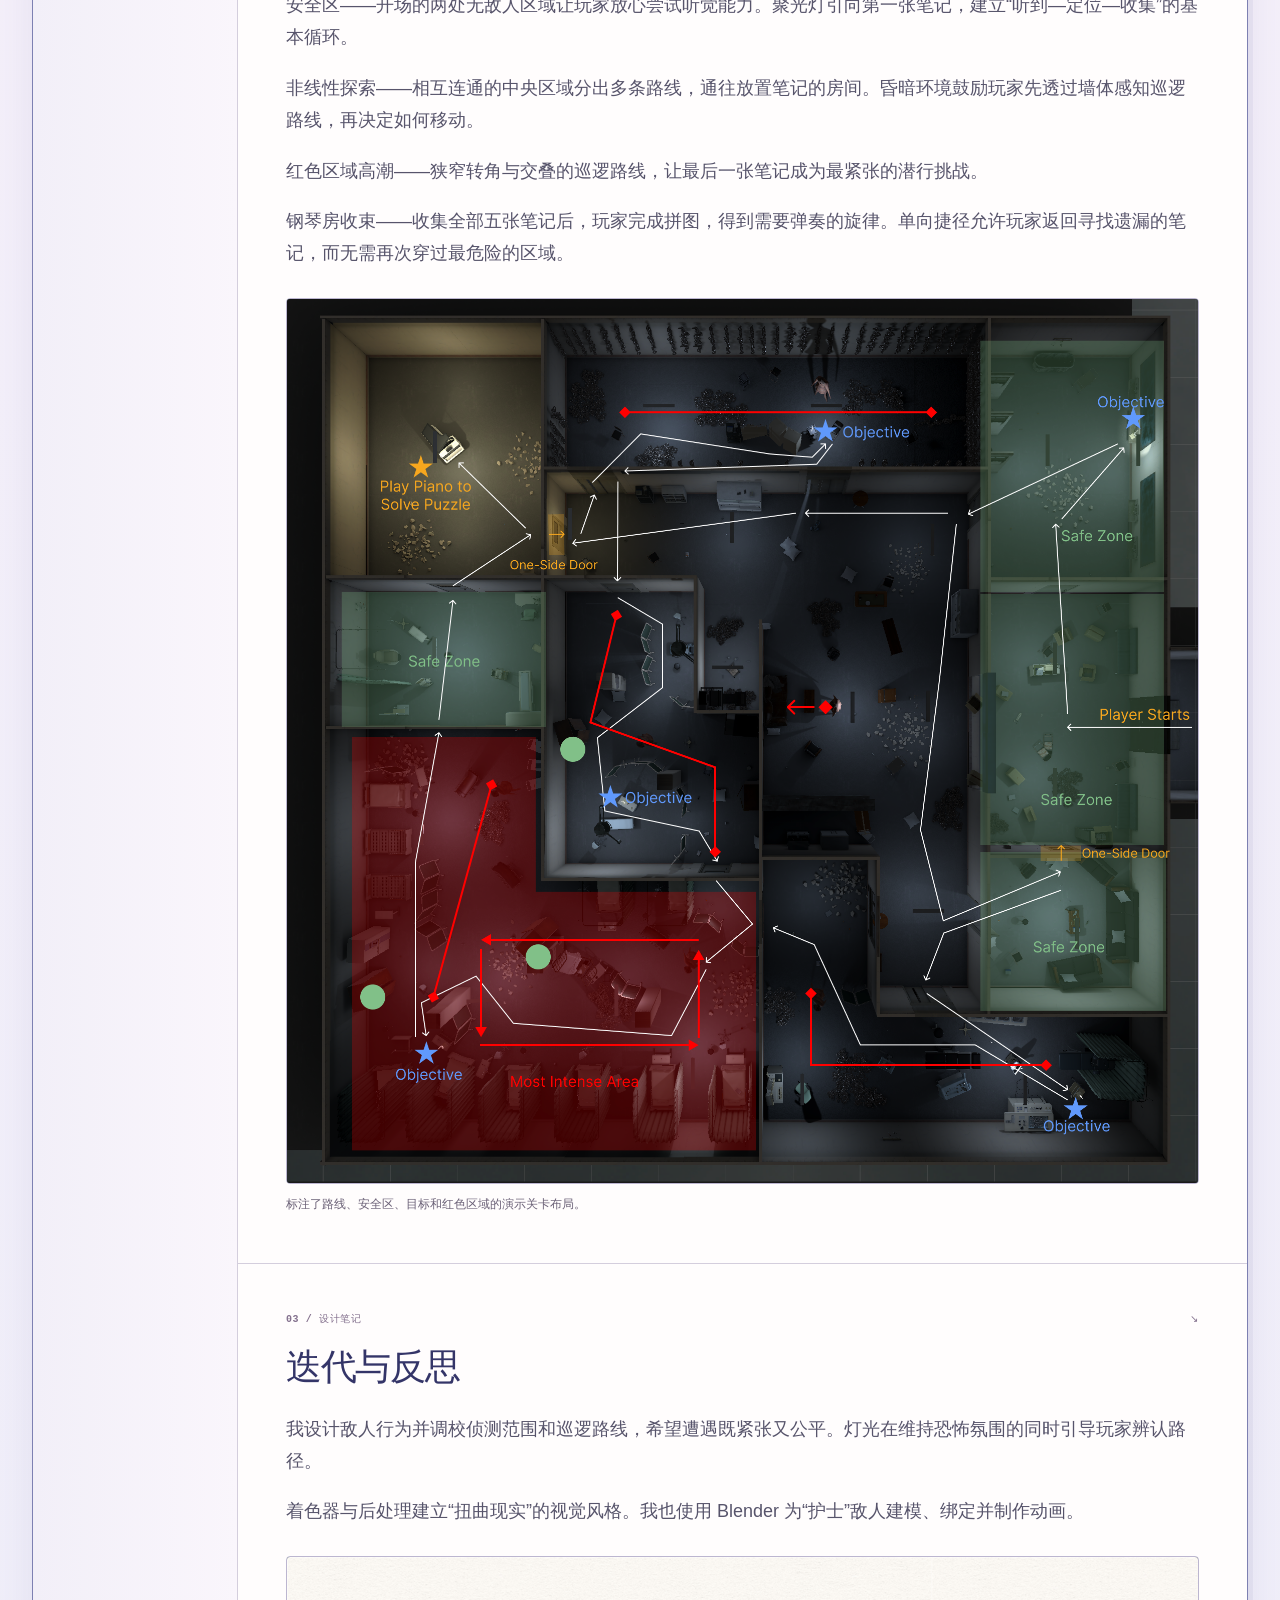
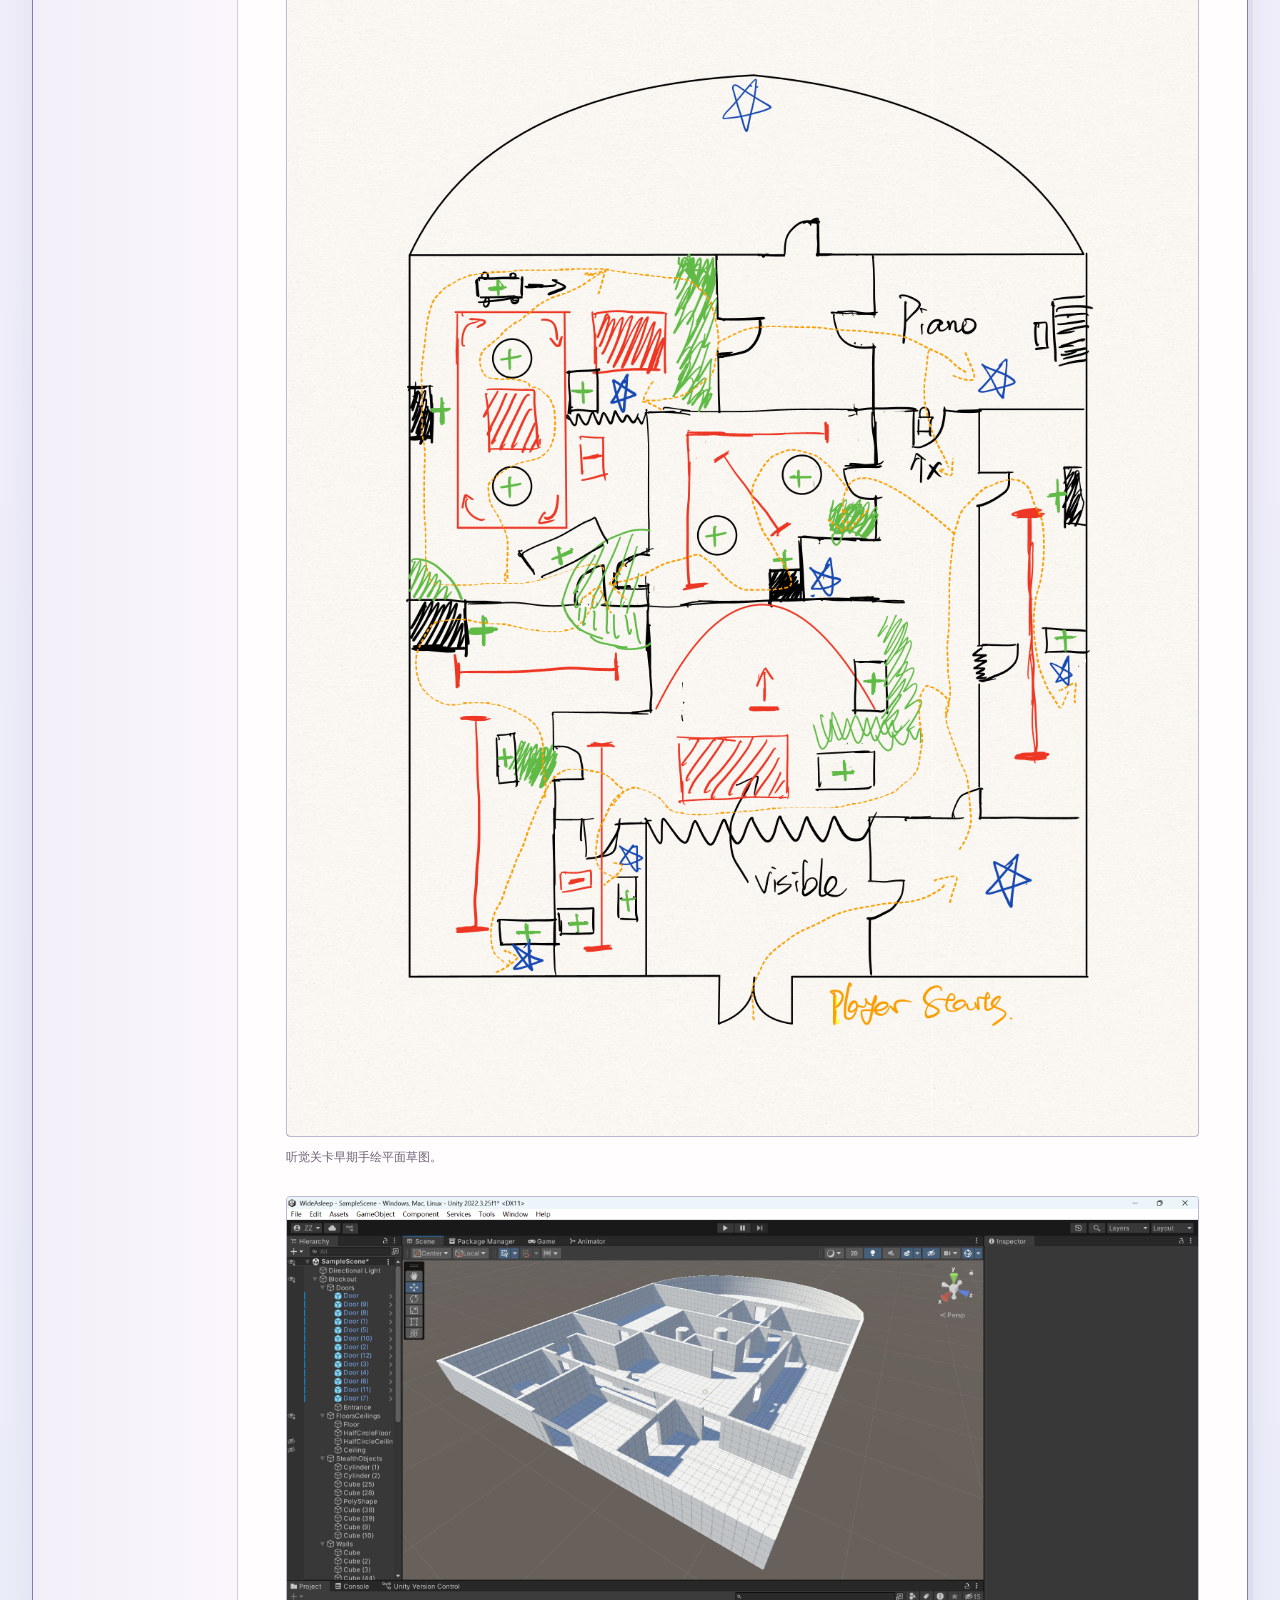
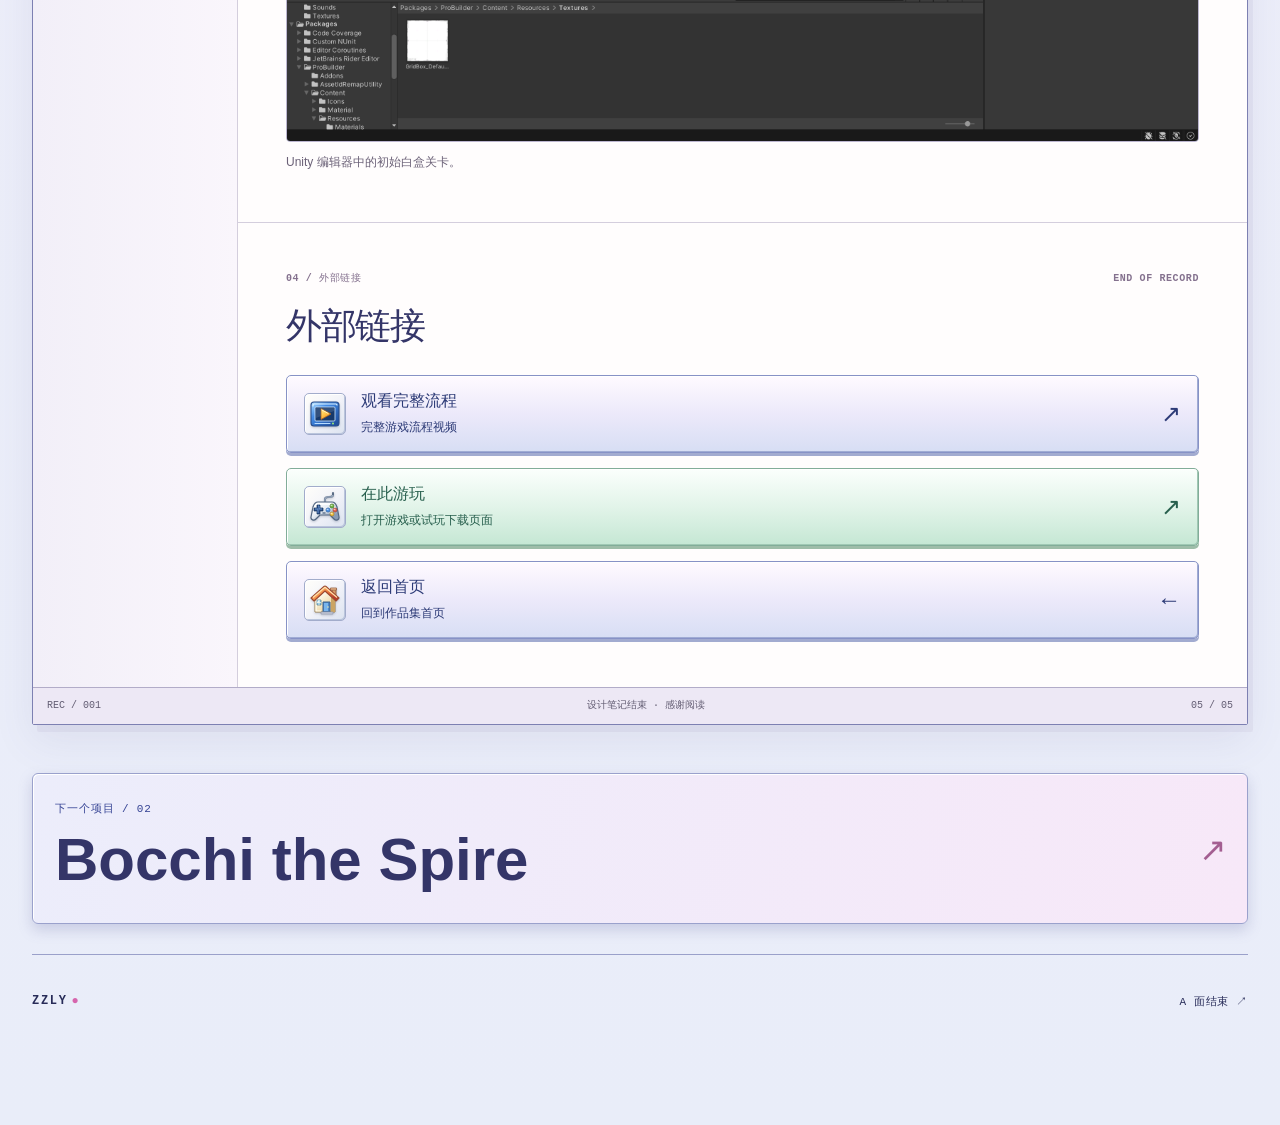
<file: zh/projects/wide-asleep/index.html>
<!DOCTYPE html><html lang="zh"><head><meta charset="UTF-8"><meta name="viewport" content="width=device-width, initial-scale=1"><meta name="description" content="一款以感官剥夺营造氛围的第一人称心理恐怖游戏。玩家在少女梦境中找回视觉与听觉，应对潜行与解谜挑战。"><meta name="theme-color" content="#d6d9f4"><title>Wide Asleep — Zhilingyun Zhang</title><link rel="icon" type="image/svg+xml" href="/favicon.svg"><link rel="stylesheet" href="/_astro/ProjectFacts.BNRwk08-.css"><link rel="stylesheet" href="/_astro/ProjectPage.DXMk2tLU.css"></head><body id="page-top"><a class="skip-link" href="#main">跳转到正文</a><header class="site-header"><div class="header-system-bar"><div class="container system-bar-inner"><span>PORTFOLIO.EXE</span><span>作品目录 / 05</span></div></div><div class="container header-inner"><a class="brand" href="/zh/" aria-label="Zhilingyun Zhang — home"><span class="brand-symbol" aria-hidden="true">◎</span><span>Zhilingyun Zhang</span></a><nav class="main-nav" aria-label="主导航"><a href="/zh/#about">关于</a><a href="/zh/#work">游戏</a><a href="/zh/#resume">简历</a><a href="/zh/#contact">联系</a></nav></div></header><main id="main"><div class="detail-page container"><a class="back-link" href="/zh/#work"><span aria-hidden="true">←</span> Back to Collections</a><section class="detail-hero" aria-labelledby="project-title"><div class="detail-hero-copy"><h1 id="project-title">Wide Asleep</h1><p class="detail-summary">一款以感官剥夺营造氛围的第一人称心理恐怖游戏。玩家在少女梦境中找回视觉与听觉，应对潜行与解谜挑战。</p><div class="detail-hero-tags"><span>关卡设计</span><span>玩法设计</span><span>玩法开发</span></div><dl class="project-facts project-facts-hero" aria-label="项目资料" data-astro-cid-mxtwmnon><div data-astro-cid-mxtwmnon><dt data-astro-cid-mxtwmnon>时间</dt><dd data-astro-cid-mxtwmnon>2024.10—2025.11</dd></div><div data-astro-cid-mxtwmnon><dt data-astro-cid-mxtwmnon>团队人数</dt><dd data-astro-cid-mxtwmnon>5</dd></div><div data-astro-cid-mxtwmnon><dt data-astro-cid-mxtwmnon>引擎</dt><dd data-astro-cid-mxtwmnon>Unity</dd></div></dl><div class="detail-hero-links"><a href="https://drive.google.com/file/d/1WRaQo7KAQ1bxZdA0faS6riEHlHydYdph/view" target="_blank" rel="noopener noreferrer">在此游玩 <span aria-hidden="true">↗</span><span class="sr-only"> (在新标签页打开)</span></a><a href="https://www.youtube.com/watch?v=0iM415pVQJw" target="_blank" rel="noopener noreferrer">观看完整流程 <span aria-hidden="true">↗</span><span class="sr-only"> (在新标签页打开)</span></a></div></div><div class="detail-hero-art"><div class="detail-disc"><div class="jewel-case theme-midnight" aria-hidden="true"><div class="case-tray"><span class="tray-ring"></span><div class="disc"><div class="disc-art disc-art-has-cover"><img class="disc-cover-image" src="/covers/wide-asleep.webp" alt="" width="1024" height="1024" loading="lazy" decoding="async"></div><span class="disc-hole"></span></div><span class="tray-notch tray-notch-a"></span><span class="tray-notch tray-notch-b"></span></div><div class="case-lid"><span class="lid-ridge"></span><span class="lid-reflection"></span><span class="lid-label">CLEAR JEWEL CASE / 001</span></div><span class="case-hinge"></span><span class="album-sticker album-sticker-a">PRESS PLAY<br>TO EXPLORE</span><span class="album-sticker album-sticker-b">SIDE A / 001</span></div></div></div></section><div class="detail-window"><div class="detail-titlebar"><span>DESIGN_LOG.exe / REC 001</span><span class="window-controls" aria-hidden="true"><span class="window-control window-control-min">−</span><span class="window-control window-control-max">□</span><span class="window-control window-control-close">×</span></span></div><div class="detail-workspace"><aside class="detail-sidebar"><div class="detail-tracklist"><p class="detail-kicker">本页目录</p><nav aria-label="本页目录"><a href="#overview" data-chapter-link aria-current="location"><span>00</span>概述</a><a href="#senses" data-chapter-link><span>01</span>感官系统：设计主动感知</a><a href="#hearing-level" data-chapter-link><span>02</span>听觉关卡：流程与节奏</a><a href="#iteration-and-reflection" data-chapter-link><span>03</span>迭代与反思</a><a href="#external-links" data-chapter-link><span>04</span>外部链接</a></nav></div></aside><article class="detail-article" aria-label="Wide Asleep — 查看案例"><section class="detail-section" id="overview" aria-labelledby="overview-title"><div class="detail-section-label"><span>00 / 概述</span><span aria-hidden="true">SIDE A</span></div><h2 id="overview-title">概述</h2><div class="detail-prose"><p>《Wide Asleep》是一款第一人称心理恐怖游戏。玩家扮演一名在梦中失去感官的少女，逐关找回感官，并利用它们解谜、躲避敌人。</p><p>我从零构思并设计核心感官玩法与玩家体验，再围绕它设计以听觉为核心的演示关卡。我的工作还包括敌人行为、交互、界面与感官反馈。演示关卡设定在虚构的精神科病房，原计划作为玩家找回听觉后的第二关。</p></div><div class="detail-contributions"><h3>我的贡献</h3><ul><li>从零设计核心玩法与玩家体验，让短时感官能力把“感官剥夺”转化为潜行和解谜中的选择。</li><li>定义视觉与听觉各自提供的信息、互斥使用和冷却规则，在未知感与可理解的决策之间寻找平衡。</li><li>设计并迭代以听觉为核心的演示关卡：从安全区引导、分支路线，到红色区域的高潮和钢琴房谜题。</li><li>设计敌人的巡逻与侦测行为，并制作感官和交互系统原型、完成实现，以检验玩法体验。</li></ul></div></section><section class="detail-section" id="senses" aria-labelledby="senses-title"><div class="detail-section-label"><span>01 / 设计笔记</span><span aria-hidden="true">↘</span></div><h2 id="senses-title">感官系统：设计主动感知</h2><div class="detail-prose"><p>最初的设计问题是：如何用感官剥夺传达主角的心理压力，同时不让玩家因信息不足而迷失？我以短时的视觉与听觉能力建立核心循环：两者不能同时使用，每次激活后都必须冷却。何时使用哪一种感官，成为潜行与解谜的一部分。</p><p>视觉提示藏身点与可投掷物；听觉透过墙体显示敌人、会发出声响的地面和任务笔记。两种能力提供不同、可用于行动的信息；进入冷却后，玩家需要依靠刚才记住的线索继续前进。</p><p>为了让规则在游玩中清晰可见，我用射线检测与物体描边制作视觉原型，并用带深度测试的 X-ray 着色器实现听觉提示。后处理与音频的变化表现感官剥夺和激活之间的切换。我也实现了解谜、拾取、引开敌人的交互及相应的 HUD 逻辑。</p></div><div class="detail-media"><figure class="media-figure media-diagram"><div class="media-surface media-real"><img src="/case-studies/wide-asleep/noun-verb-diagram.webp" alt="名词与动词关系图，连接玩家、视觉与听觉、笔记、谜题、可投掷物、藏身点和敌人。" width="1278" height="686" loading="lazy" decoding="async"></div><figcaption>感官系统中的核心动作与信息路径。</figcaption></figure><figure class="media-figure media-image"><div class="media-surface media-real"><img src="/case-studies/wide-asleep/sense.gif" alt="《Wide Asleep》动态游戏画面：黑暗病房中出现感官提示与敌人。" width="604" height="340" loading="lazy" decoding="async"></div><figcaption>展示感官机制的动态游戏画面。</figcaption></figure></div></section><section class="detail-section" id="hearing-level" aria-labelledby="hearing-level-title"><div class="detail-section-label"><span>02 / 设计笔记</span><span aria-hidden="true">↘</span></div><h2 id="hearing-level-title">听觉关卡：流程与节奏</h2><div class="detail-prose"><p>演示关卡设定在虚构的精神科病房，原计划作为玩家找回听觉后的第二关。布局的目标是引导玩家用听觉寻找任务笔记、避开敌人。</p><p><strong>安全区</strong>——开场的两处无敌人区域让玩家放心尝试听觉能力。聚光灯引向第一张笔记，建立“听到—定位—收集”的基本循环。</p><p><strong>非线性探索</strong>——相互连通的中央区域分出多条路线，通往放置笔记的房间。昏暗环境鼓励玩家先透过墙体感知巡逻路线，再决定如何移动。</p><p><strong>红色区域高潮</strong>——狭窄转角与交叠的巡逻路线，让最后一张笔记成为最紧张的潜行挑战。</p><p><strong>钢琴房收束</strong>——收集全部五张笔记后，玩家完成拼图，得到需要弹奏的旋律。单向捷径允许玩家返回寻找遗漏的笔记，而无需再次穿过最危险的区域。</p></div><div class="detail-media"><figure class="media-figure media-diagram"><div class="media-surface media-real"><img src="/case-studies/wide-asleep/hearing-level-layout.webp" alt="听觉关卡俯视布局图，标有安全区、任务目标、分支路线和红色高压区域。" width="1817" height="1763" loading="lazy" decoding="async"></div><figcaption>标注了路线、安全区、目标和红色区域的演示关卡布局。</figcaption></figure></div></section><section class="detail-section" id="iteration-and-reflection" aria-labelledby="iteration-and-reflection-title"><div class="detail-section-label"><span>03 / 设计笔记</span><span aria-hidden="true">↘</span></div><h2 id="iteration-and-reflection-title">迭代与反思</h2><div class="detail-prose"><p>我设计敌人行为并调校侦测范围和巡逻路线，希望遭遇既紧张又公平。灯光在维持恐怖氛围的同时引导玩家辨认路径。</p><p>着色器与后处理建立“扭曲现实”的视觉风格。我也使用 Blender 为“护士”敌人建模、绑定并制作动画。</p></div><div class="detail-media"><figure class="media-figure media-diagram"><div class="media-surface media-real"><img src="/case-studies/wide-asleep/hearing-level-initial-design.webp" alt="听觉关卡手绘初稿，标示路线、障碍、目标和钢琴房。" width="2550" height="3300" loading="lazy" decoding="async"></div><figcaption>听觉关卡早期手绘平面草图。</figcaption></figure><figure class="media-figure media-image"><div class="media-surface media-real"><img src="/case-studies/wide-asleep/hearing-level-initial-blockout.webp" alt="Unity 编辑器截图，展示听觉关卡的初始三维白盒布局。" width="2560" height="1528" loading="lazy" decoding="async"></div><figcaption>Unity 编辑器中的初始白盒关卡。</figcaption></figure></div></section><section class="detail-section" id="external-links" aria-labelledby="external-links-title"><div class="detail-section-label"><span>04 / 外部链接</span><span aria-hidden="true">END OF RECORD</span></div><h2 id="external-links-title">外部链接</h2><div class="detail-prose"></div><ul class="external-links"><li><a class="external-link external-link-walkthrough" href="https://www.youtube.com/watch?v=0iM415pVQJw" target="_blank" rel="noopener noreferrer" aria-label="观看完整流程: Wide Asleep (在新标签页打开)"><span class="external-link-icon" aria-hidden="true"><svg viewBox="0 0 32 32" width="32" height="32" fill="none" focusable="false"><defs><linearGradient id="external-icon-walkthrough" x1="5" y1="3" x2="26" y2="27" gradientUnits="userSpaceOnUse"><stop stop-color="#a7d9ff"></stop><stop offset=".35" stop-color="#438be4"></stop><stop offset="1" stop-color="#204f9e"></stop></linearGradient><linearGradient id="external-icon-walkthrough-play" x1="12" y1="10" x2="21" y2="22" gradientUnits="userSpaceOnUse"><stop stop-color="#fff29a"></stop><stop offset=".5" stop-color="#ffc146"></stop><stop offset="1" stop-color="#e47c24"></stop></linearGradient></defs><rect x="2" y="4" width="28" height="24" rx="3" fill="url(#external-icon-walkthrough)" stroke="#294e8b" stroke-width="1.1"></rect><path d="M4 8V7c0-1 .5-1 1-1h22c.5 0 1 .5 1 1" stroke="#dcf2ff" stroke-width="1.2" stroke-linecap="round"></path><rect x="6" y="9" width="20" height="14" rx="1" fill="#17396b" stroke="#d1e9ff" stroke-width=".8"></rect><path d="M7 10h18v3L7 20Z" fill="#fff" opacity=".12"></path><path d="M12 10.5 22 16l-10 5.5Z" fill="url(#external-icon-walkthrough-play)" stroke="#aa6323" stroke-width=".8" stroke-linejoin="round"></path><path d="m13 12 6 3.3" stroke="#fff9cd" stroke-width=".9" stroke-linecap="round"></path><path d="M6 25.5h15" stroke="#b7dcff" stroke-width="1" stroke-linecap="round"></path><circle cx="24" cy="25.5" r="1" fill="#98ed72"></circle></svg></span><span class="external-link-copy"><strong>观看完整流程</strong><small>完整游戏流程视频</small></span><span class="external-link-arrow" aria-hidden="true">↗</span></a></li><li><a class="external-link external-link-play" href="https://drive.google.com/file/d/1WRaQo7KAQ1bxZdA0faS6riEHlHydYdph/view" target="_blank" rel="noopener noreferrer" aria-label="在此游玩: Wide Asleep (在新标签页打开)"><span class="external-link-icon" aria-hidden="true"><svg viewBox="0 0 32 32" width="32" height="32" fill="none" focusable="false"><defs><linearGradient id="external-icon-play" x1="9" y1="11" x2="21" y2="28" gradientUnits="userSpaceOnUse"><stop stop-color="#ffffff"></stop><stop offset=".45" stop-color="#e7edf4"></stop><stop offset="1" stop-color="#899bb4"></stop></linearGradient></defs><path d="M16 12V8c0-4 8 0 8-4V2" stroke="#5a6c86" stroke-width="2" stroke-linecap="round"></path><path d="M16 11V8c0-4 8 0 8-4" stroke="#d9e3f3" stroke-width=".7"></path><path d="M9 11h14c3 0 4 2 5 5l2 10c.5 3-3 4-5 2l-4-4H11l-4 4c-2 2-5.5 1-5-2l2-10c1-3 2-5 5-5Z" fill="url(#external-icon-play)" stroke="#526680" stroke-width="1.2" stroke-linejoin="round"></path><path d="M5 19c1-5 2-6 5-6h12c2 0 3 1 4 4" stroke="#fff" stroke-width="1.4" stroke-linecap="round"></path><path d="M8 14h3v3h3v3h-3v3H8v-3H5v-3h3Z" fill="#294c85" stroke="#183763" stroke-width=".7" stroke-linejoin="round"></path><path d="M9 15h1v3h3M6 18h3v4" stroke="#7da8e1" stroke-width=".8"></path><circle cx="23" cy="15" r="2" fill="#75bb43" stroke="#407328" stroke-width=".7"></circle><circle cx="26" cy="19" r="2" fill="#e96753" stroke="#9f3d30" stroke-width=".7"></circle><circle cx="19" cy="19" r="2" fill="#4c96ed" stroke="#2e60a2" stroke-width=".7"></circle><circle cx="23" cy="23" r="2" fill="#f7c94d" stroke="#a67c20" stroke-width=".7"></circle><path d="M22 14.3h1M25 18.3h1M18 18.3h1M22 22.3h1" stroke="#fff" stroke-width=".9" stroke-linecap="round" opacity=".85"></path><path d="M14 22h2" stroke="#667994" stroke-width="1.4" stroke-linecap="round"></path></svg></span><span class="external-link-copy"><strong>在此游玩</strong><small>打开游戏或试玩下载页面</small></span><span class="external-link-arrow" aria-hidden="true">↗</span></a></li><li><a class="external-link external-link-home" href="/zh/" aria-label="返回首页"><span class="external-link-icon" aria-hidden="true"><svg viewBox="0 0 32 32" width="32" height="32" fill="none" focusable="false"><defs><linearGradient id="external-icon-home" x1="8" y1="12" x2="22" y2="29" gradientUnits="userSpaceOnUse"><stop stop-color="#fffef1"></stop><stop offset="1" stop-color="#e6c788"></stop></linearGradient><linearGradient id="external-icon-home-roof" x1="10" y1="4" x2="21" y2="17" gradientUnits="userSpaceOnUse"><stop stop-color="#ffbd6b"></stop><stop offset=".5" stop-color="#ed783c"></stop><stop offset="1" stop-color="#b83b29"></stop></linearGradient></defs><path d="M23 5h4v9l-4-3Z" fill="#d99a65" stroke="#946043" stroke-width="1"></path><path d="M21.5 4h6v2h-6Z" fill="#f5c395" stroke="#946043" stroke-width=".8"></path><path d="M6 13 16 5l10 8v15H6Z" fill="url(#external-icon-home)" stroke="#9c804e" stroke-width="1"></path><path d="m22 13 4 1v14h-4Z" fill="#cba563"></path><path d="M2 14 15 2.5c.6-.5 1.4-.5 2 0L30 14l-3 3L16 7 5 17Z" fill="url(#external-icon-home-roof)" stroke="#9c4931" stroke-width="1.1" stroke-linejoin="round"></path><path d="M4 13.5 16 3.3 28 13.5" stroke="#ffe0aa" stroke-width="1.2" stroke-linejoin="round"></path><path d="M7 17v10h5" stroke="#fffdf0" stroke-width="1.2"></path><path d="M14 18h7v10h-7Z" fill="#4d87c9" stroke="#3b608b" stroke-width="1"></path><path d="M15 19h4v8h-4Z" fill="#78b5ed"></path><circle cx="19" cy="23" r=".7" fill="#fff0a1"></circle><path d="M8 16h4v5H8Z" fill="#78bfea" stroke="#668899" stroke-width=".8"></path><path d="M8.5 16.5h3l-3 3Z" fill="#e4f8ff"></path><path d="M10 16v5M8 18.5h4" stroke="#fffbe9" stroke-width=".7"></path><path d="M12 28h12v2H12Z" fill="#c8cddd" stroke="#9298a9" stroke-width=".7"></path></svg></span><span class="external-link-copy"><strong>返回首页</strong><small>回到作品集首页</small></span><span class="external-link-arrow" aria-hidden="true">←</span></a></li></ul></section></article></div><div class="detail-statusbar"><span>REC / 001</span><span>设计笔记结束 · 感谢阅读</span><span>05 / 05</span></div></div><a class="next-project" href="/zh/projects/bocchi-the-spire/"><span>下一个项目 / 02</span><strong>Bocchi the Spire</strong><span class="next-arrow" aria-hidden="true">↗</span></a></div></main><footer class="site-footer container"><span class="footer-mark">ZZLY<span class="footer-dot">●</span></span><a href="/zh/">A 面结束 <span aria-hidden="true">↗</span></a></footer><a class="back-to-top" href="#page-top" aria-label="返回顶部" title="返回顶部"><span class="back-to-top-icon" aria-hidden="true">↑</span><span>顶部</span></a></body></html><script type="module">var e=Array.from(document.querySelectorAll(`.detail-tracklist [data-chapter-link]`)),t=e.map(e=>document.getElementById(e.hash.slice(1)));if(t.length){let n=!1,r=document.querySelector(`.detail-page`),i=document.querySelector(`.site-header`),a=()=>{let e=[`sticky`,`fixed`].includes(getComputedStyle(i).position)?i.getBoundingClientRect().height:0;r.style.setProperty(`--detail-nav-offset`,`${e+24}px`),r.style.setProperty(`--detail-anchor-offset`,`${e+32}px`)},o=()=>{a();let r=parseFloat(getComputedStyle(t[0]).scrollMarginTop)+2,i=0;t.forEach((e,t)=>{e.getBoundingClientRect().top<=r&&(i=t)}),window.scrollY+window.innerHeight>=document.documentElement.scrollHeight-2&&(i=t.length-1),e.forEach((e,t)=>{t===i?e.setAttribute(`aria-current`,`location`):e.removeAttribute(`aria-current`)}),n=!1},s=()=>{n||(n=!0,requestAnimationFrame(o))};document.addEventListener(`scroll`,s,{passive:!0}),window.addEventListener(`resize`,s),window.addEventListener(`hashchange`,s),window.addEventListener(`load`,s),new ResizeObserver(s).observe(document.querySelector(`.detail-article`)),new ResizeObserver(s).observe(i),o()}</script>
</file>
<file: _astro/ProjectFacts.BNRwk08-.css>
:root{color-scheme:dark;--bg:#0b0c12;--surface:#13151e;--surface-2:#1a1c28;--line:#393b49;--text:#f0efed;--muted:#aaaab3;--accent:#ffb793;--mint:#b8e7d3;--container:1320px;font-synthesis:none;font-family:Segoe UI,Arial,Microsoft YaHei,sans-serif}*{box-sizing:border-box}html{scroll-behavior:smooth}body{background:var(--bg);min-width:320px;color:var(--text);margin:0}body:before{content:"";z-index:-1;pointer-events:none;opacity:.28;background:radial-gradient(circle at 92% 0,#503f6150,#0000 32%),radial-gradient(circle at 0 75%,#2b385340,#0000 33%);position:fixed;inset:0}a{color:inherit;text-decoration:none}button,a{-webkit-tap-highlight-color:transparent}[hidden]{display:none!important}::selection{background:var(--accent);color:#17151c}.container{width:min(calc(100% - 64px), var(--container));margin-inline:auto}.skip-link{z-index:100;background:var(--mint);color:#101116;padding:12px 18px;font-weight:700;position:fixed;top:-80px;left:12px}.skip-link:focus{top:12px}.site-header{z-index:30;backdrop-filter:blur(16px);background:#0b0c12df;border-bottom:1px solid #ffffff24;position:sticky;top:0}.header-inner{align-items:center;gap:34px;min-height:73px;display:flex}.brand{letter-spacing:.11em;flex-shrink:0;align-items:center;gap:10px;font-size:13px;font-weight:850;display:inline-flex}.brand-symbol{width:31px;height:31px;color:var(--accent);border:1px solid #c5c2d088;border-radius:50%;place-items:center;font-size:28px;font-weight:400;line-height:1;display:inline-grid}.brand-slash{color:var(--accent);padding-inline:3px}.main-nav{align-items:center;gap:clamp(17px,2.7vw,37px);margin-left:auto;display:flex}.main-nav a,.language-switch{color:#d0ced5;letter-spacing:.06em;font-size:12px;font-weight:700;transition:color .2s}.main-nav a:hover,.language-switch:hover{color:var(--accent)}.language-switch{white-space:nowrap;border:1px solid #ffffff3d;border-radius:2px;align-items:center;gap:8px;padding:9px 12px;display:inline-flex}.language-indicator{color:var(--mint);font-size:7px}.eyebrow,.section-index,.panel-number,.pending-tag,.hero-kicker,.hero-art-top,.hero-art-bottom,.cover-topline,.cover-micro,.disc-print,.project-card-bottom,.media-center,.media-figure figcaption,.footer-mark{font-family:Consolas,SFMono-Regular,monospace}.eyebrow{color:var(--mint);letter-spacing:.13em;align-items:center;gap:12px;font-size:11px;font-weight:700;display:inline-flex}.eyebrow-line{background:currentColor;width:30px;height:1px}.section-index{letter-spacing:.12em;color:var(--accent);margin:0 0 15px;font-size:12px;font-weight:700}.home-intro{border-bottom:1px solid var(--line);grid-template-columns:minmax(0,1.3fr) minmax(270px,.7fr);align-items:end;gap:clamp(28px,5vw,90px);padding-block:48px 41px;display:grid}.home-intro-name{color:#d9d7da;letter-spacing:.3em;align-items:center;gap:12px;margin:0 0 12px;font-size:11px;font-weight:800;display:flex}.home-intro-name span{color:var(--accent);letter-spacing:0;font-size:20px}.home-intro h1{letter-spacing:-.035em;white-space:nowrap;margin:0;font-family:Impact,Arial Black,Microsoft YaHei,sans-serif;font-size:clamp(56px,7.8vw,112px);font-weight:900;line-height:.88}.home-intro-copy{max-width:440px;padding-bottom:3px}.hero-kicker{color:var(--accent);letter-spacing:.11em;margin:0 0 10px;font-size:11px;font-weight:700}.home-intro-line{letter-spacing:-.03em;margin:0 0 6px;font-size:clamp(19px,2vw,27px);font-weight:750;line-height:1.2}.home-intro-sub{color:var(--muted);margin:0;font-size:13px;line-height:1.55}.section-heading{border-bottom:1px solid var(--line);justify-content:space-between;align-items:end;gap:30px;margin-bottom:24px;padding-bottom:18px;display:flex}.section-heading h2,.info-intro h2{text-transform:uppercase;letter-spacing:-.025em;margin:0;font-family:Impact,Arial Black,Microsoft YaHei,sans-serif;font-size:clamp(48px,6.6vw,93px);font-weight:900;line-height:.9}.section-heading-side{flex-direction:column;align-items:flex-start;gap:12px;max-width:410px;display:flex}.section-heading-side>p{color:var(--muted);margin:0;font-size:13px;line-height:1.5}.project-grid{grid-template-columns:repeat(2,minmax(0,1fr));gap:47px 27px;display:grid}.project-card{min-width:0}.project-card-link{height:100%;display:block}.project-card-link:focus-visible{outline-offset:8px}.project-card-featured{margin-bottom:58px}.project-card-featured .project-card-link{grid-template-columns:minmax(0,1.35fr) minmax(240px,.65fr);align-items:center;gap:clamp(27px,4vw,60px);display:grid}.project-card-featured .project-card-meta{padding:0}.project-card-featured .project-card-heading h3{font-size:clamp(39px,4.5vw,71px);line-height:1}.project-card-featured .project-card-meta>p{min-height:0;margin-block:20px 35px;font-size:16px;line-height:1.6}.featured-label{color:var(--mint);letter-spacing:.12em;text-transform:uppercase;margin-bottom:17px;font-family:Consolas,monospace;font-size:11px;font-weight:700;display:inline-block}.project-empty-state{border:1px dashed var(--line);color:var(--muted);text-align:center;padding:55px 20px}.preview-case{--cover-a:#4f536f;--cover-b:#c6a1a8;background:linear-gradient(145deg,#eceaf15c,#4b4c6540 19%,#e9e4ef28 100%);border:1px solid #d7d6dd9e;border-radius:3px;grid-template-columns:21px minmax(0,1fr);gap:0;min-width:0;padding:7px;transition:transform .3s,box-shadow .3s;display:grid;overflow:hidden;box-shadow:inset 0 0 0 1px #ffffff30,0 20px 34px #0007}.preview-spine{background:linear-gradient(90deg,#f4f5fa88,#858b9d6b 40%,#f7f5fa52);border:1px solid #ffffff5c;border-right:0;place-items:center;min-width:0;display:grid;box-shadow:inset -4px 0 5px #0005}.preview-spine span{white-space:nowrap;color:#f4f4f6;letter-spacing:.12em;font-family:Consolas,monospace;font-size:8px;font-weight:700;transform:rotate(-90deg)}.preview-case-inner{background:linear-gradient(140deg, var(--cover-a), #1a1c28 65%, var(--cover-b));border:1px solid #ffffff6b;min-width:0;padding:8px 10px 7px}.preview-case-topline,.preview-case-bottomline{color:#f5f3f5;letter-spacing:.06em;justify-content:space-between;align-items:center;gap:9px;font-family:Consolas,monospace;font-size:10px;font-weight:700;display:flex}.preview-case-bottomline{color:#f1ecefdb;padding-top:8px}.preview-case-bottomline span:last-child{color:var(--accent);font-size:13px;line-height:.7}.preview-window{aspect-ratio:16/9;background:#171822;border:1px solid #ffffff7a;width:100%;position:relative;overflow:hidden}.preview-window:after{content:"";z-index:3;pointer-events:none;background:linear-gradient(125deg,#ffffff16,#0000 35%,#ffffff0d 80%,#0000);position:absolute;inset:0}.preview-poster,.preview-picture,.preview-picture img{object-fit:contain;width:100%;height:100%;display:block;position:absolute;inset:0}.preview-empty{background:radial-gradient(circle at 50% 50%, var(--cover-a), #171822 70%);position:absolute;inset:0}.preview-crosshair{z-index:2;color:#ffffffa0;pointer-events:none;font-family:Consolas,monospace;font-size:17px;line-height:1;position:absolute}.preview-crosshair-top{top:10px;left:12px}.preview-crosshair-bottom{bottom:10px;right:12px}.preview-media-label{z-index:2;color:#f4f1f4;letter-spacing:.02em;text-align:right;background:#10121bdc;border:1px solid #ffffff91;max-width:calc(100% - 54px);padding:5px 7px;font-family:Consolas,monospace;font-size:10px;font-weight:700;line-height:1.2;position:absolute;top:10px;right:10px}.jewel-case{--cover-a:#5d567c;--cover-b:#ada3b8;aspect-ratio:1/.99;background:linear-gradient(135deg,#ffffff50,#cecbdf12 18%,#9394a13b 85%,#fff7);border:1px solid #d7d6dd9e;border-radius:3px;width:100%;padding:8px;transition:transform .35s,box-shadow .35s;position:relative;overflow:hidden;box-shadow:inset 0 0 0 2px #ffffff2a,0 20px 34px #0006}.theme-midnight{--cover-a:#4f536f;--cover-b:#c6a1a8}.theme-cobalt{--cover-a:#365e8d;--cover-b:#9fd6df}.theme-coral{--cover-a:#9a434d;--cover-b:#f1ae83}.theme-violet{--cover-a:#633d79;--cover-b:#cf9eb9}.theme-mint{--cover-a:#286b66;--cover-b:#b0dcc0}.disc{z-index:1;aspect-ratio:1;background:repeating-radial-gradient(circle,#ffffff08 0 2px,#0000 3px 6px),conic-gradient(from 20deg,#85869a,#c9d9d9,#9186bd,#e8b6a4,#bcc7ca,#76798e,#85869a);border:1px solid #f6ebebca;border-radius:50%;width:78%;transition:transform .42s cubic-bezier(.2,.7,.2,1);position:absolute;top:10%;right:2.5%;transform:translate(-21%);box-shadow:0 3px 20px #0009}.disc:before{content:"";border:1px solid #ffffff5e;border-radius:50%;position:absolute;inset:13%}.disc-print{color:#fff;text-align:center;letter-spacing:.08em;background:#201d2ce8;border:1px solid #fff9;border-radius:50%;flex-direction:column;justify-content:space-between;align-items:center;padding-block:19%;font-size:clamp(6px,.65vw,10px);font-weight:700;display:flex;position:absolute;inset:34%}.disc-hole{z-index:1;aspect-ratio:1;background:#e9e1de;border-radius:50%;width:7%;position:absolute;top:46.5%;left:46.5%;box-shadow:inset 0 0 0 3px #757480}.cover{z-index:2;background:linear-gradient(155deg, #ffffff27, transparent 35%), linear-gradient(145deg, var(--cover-a), #202236 66%, var(--cover-b));border:1px solid #ffffff5c;flex-direction:column;width:78%;padding:13px 14px 17px;display:flex;position:absolute;top:8px;bottom:8px;left:8px;overflow:hidden;box-shadow:7px 0 14px #0007}.cover:before{content:"";pointer-events:none;opacity:.22;background-image:radial-gradient(#fff .55px,#0000 .65px);background-size:5px 5px;position:absolute;inset:0}.cover-topline{z-index:2;letter-spacing:.08em;justify-content:space-between;gap:6px;font-size:clamp(6px,.65vw,9px);font-weight:700;display:flex;position:relative}.cover-art{flex:1;min-height:0;position:relative}.art-orbit{aspect-ratio:1;border:1px solid #ffffff8a;border-radius:50%;width:92%;position:absolute;top:0%;left:-16%;transform:rotate(-25deg)scaleY(.63)}.orbit-two{opacity:.55;width:73%;top:16%;left:5%;transform:rotate(42deg)scaleY(.5)}.art-core{aspect-ratio:1;width:46%;box-shadow:0 0 0 1px #ffffffad, 0 0 55px var(--cover-b);background:radial-gradient(circle at 35% 30%,#ffffffc0,#0000 23%),conic-gradient(from 10deg,#ffffff17,#fffffff0,#ffffff18,#ffddd58a,#ffffff1d);border-radius:50%;position:absolute;top:23%;left:24%}.art-core:after{content:"";aspect-ratio:1;background:#292b43;border-radius:50%;width:26%;position:absolute;top:37%;left:37%;box-shadow:inset 0 0 0 2px #ffffff92}.art-cross{background:#ffffff6b;width:100%;height:1px;position:absolute;top:62%;left:0;transform:rotate(-28deg)}.cross-two{opacity:.55;top:35%;transform:rotate(62deg)}.cover-bottomline{z-index:2;justify-content:space-between;align-items:end;gap:8px;display:flex;position:relative}.cover-title{text-transform:uppercase;overflow-wrap:anywhere;letter-spacing:-.025em;max-width:78%;font-family:Impact,Arial Black,Microsoft YaHei,sans-serif;font-size:clamp(24px,2.4vw,39px);line-height:.98}.cover-micro{text-align:right;flex-shrink:0;font-size:clamp(6px,.63vw,9px);font-weight:700;line-height:1.35}.case-spine{z-index:5;background:#eef2f663;border-right:1px solid #ffffffa6;width:10px;position:absolute;top:8px;bottom:8px;left:8px;box-shadow:2px 0 5px #0006}.case-glint{z-index:5;pointer-events:none;background:linear-gradient(112deg,#0000 0 36%,#fff1 43%,#0000 50%);position:absolute;inset:0}.project-card-link:hover .jewel-case,.project-card-link:focus-visible .jewel-case{transform:translateY(-6px)rotate(-1deg);box-shadow:inset 0 0 0 2px #ffffff2a,0 33px 50px #0009}.project-card-link:hover .disc,.project-card-link:focus-visible .disc{transform:translate(4%)}.project-card-heading{justify-content:space-between;align-items:start;gap:12px;display:flex}.project-card-heading h3{letter-spacing:-.02em;margin:0;font-size:24px;line-height:1.18}.card-arrow{color:var(--accent);font-size:23px;line-height:1;transition:transform .2s}.project-card-link:hover .card-arrow{transform:translate(3px,-3px)}.project-card-meta>p{min-height:42px;color:var(--muted);margin:10px 0 20px;font-size:13px;line-height:1.55}.project-card-bottom{border-top:1px solid var(--line);color:#d0cdd4;text-transform:uppercase;letter-spacing:.06em;justify-content:space-between;align-items:center;gap:8px;padding-top:11px;font-size:10px;display:flex}.status-badge{color:#bfeace;align-items:center;gap:5px;font-family:Consolas,monospace;font-weight:700;display:inline-flex}.status-badge>span{color:#bfeace;font-size:9px}.info-section{border-top:1px solid var(--line);grid-template-columns:1fr 1.2fr;gap:70px;padding-block:35px 140px;display:grid}.info-intro h2{font-size:clamp(58px,7vw,103px)}.info-intro h2 span{color:#0000;-webkit-text-stroke:1px #d4d3dd;display:block}.info-sidenote{color:var(--mint);letter-spacing:.08em;margin-top:32px;font-family:Consolas,monospace;font-size:11px}.info-sidenote span{margin-left:7px}.info-panels{border-top:1px solid var(--line)}.info-panel{border-bottom:1px solid var(--line);grid-template-columns:70px 1fr;gap:12px;padding:24px 0 31px;scroll-margin-top:105px;display:grid;position:relative}.panel-number{color:var(--accent);padding-top:6px;font-size:11px}.info-panel h3{margin:0 0 9px;font-size:25px}.info-panel p{max-width:460px;color:var(--muted);margin:0;font-size:14px;line-height:1.65}.pending-tag{color:#d9d8df;letter-spacing:.05em;border:1px solid #ffffff43;grid-column:2;width:fit-content;margin-top:6px;padding:5px 7px;font-size:10px}.site-footer{border-top:1px solid var(--line);min-height:93px;color:var(--muted);align-items:center;gap:20px;font-size:12px;display:flex}.footer-mark{color:var(--text);letter-spacing:.14em;font-weight:800}.footer-dot{color:var(--accent);padding-left:4px}.site-footer>a{color:var(--text);letter-spacing:.06em;margin-left:auto;font-family:Consolas,monospace;font-size:11px}.media-figure{margin:46px 0 0}.media-surface{aspect-ratio:16/9;background:linear-gradient(135deg,#262b3d,#151821 60%,#343045);border:1px solid #9293a064;place-items:center;min-height:280px;display:grid;position:relative;overflow:hidden}.media-diagram .media-surface{background:linear-gradient(135deg,#1d393a,#111d28 65%,#354052)}.media-video .media-surface{background:linear-gradient(135deg,#3a2839,#161724 65%,#43343e)}.media-grid{opacity:.24;background-image:linear-gradient(#ffffff31 1px,#0000 1px),linear-gradient(90deg,#ffffff31 1px,#0000 1px);background-size:27px 27px;position:absolute;inset:0}.media-real{aspect-ratio:auto;background:#14151d;min-height:0;display:block}.media-real img,.media-real video{object-fit:contain;width:100%;height:auto;display:block}.media-corner{color:#d7d7dd9e;font-family:Consolas,monospace;font-size:26px;line-height:1;position:absolute}.top-left{top:13px;left:15px}.top-right{top:13px;right:15px}.bottom-left{bottom:13px;left:15px}.bottom-right{bottom:13px;right:15px}.media-center{z-index:1;text-align:center;flex-direction:column;align-items:center;gap:8px;max-width:80%;display:flex;position:relative}.media-icon{width:57px;height:57px;color:var(--accent);border:1px solid #d7d7e0;border-radius:50%;place-items:center;margin-bottom:8px;font-size:24px;display:grid}.media-label{color:var(--mint);letter-spacing:.12em;font-size:11px;font-weight:700}.media-center strong{font-size:clamp(14px,1.5vw,20px)}.media-center small{color:#ddd9e1a3;letter-spacing:.09em;font-size:10px}.media-figure figcaption{color:var(--muted);margin-top:11px;font-size:11px;line-height:1.5}@media (width<=1120px){.home-intro{grid-template-columns:1fr;gap:16px}.home-intro-copy{max-width:700px}.cover-title{font-size:clamp(24px,2.4vw,35px)}.project-grid{gap:38px 18px}}@media (width<=850px){.container{width:min(calc(100% - 40px), var(--container))}.header-inner{flex-wrap:wrap;gap:9px 20px;padding-block:13px}.main-nav{order:3;justify-content:space-between;width:100%;margin:0;padding-top:8px}.language-switch{margin-left:auto}.home-intro{padding-block:38px 32px}.home-intro h1{font-size:clamp(54px,9vw,80px)}.project-card-featured .project-card-link{grid-template-columns:1fr;gap:22px}.project-card-featured .project-card-meta{padding-inline:3px}.project-card-featured .project-card-meta>p{margin-block:12px 20px}.project-grid{grid-template-columns:repeat(2,minmax(0,1fr))}.cover-title{font-size:clamp(24px,3.8vw,39px)}.info-section{grid-template-columns:1fr;gap:30px}.info-intro h2 span{display:inline}}@media (width<=620px){.container{width:min(calc(100% - 32px), var(--container))}.site-header{position:relative}.brand{font-size:11px}.main-nav{gap:9px}.main-nav a{font-size:11px}.home-intro{gap:13px;padding-block:28px 25px}.home-intro-name{letter-spacing:.24em;font-size:9px}.home-intro h1{white-space:normal;font-size:clamp(53px,15vw,86px)}.home-intro h1 span{display:block}.home-intro-line{font-size:18px}.home-intro-sub{font-size:12px}.work-section{padding-block:20px 90px}.section-heading{flex-direction:column;align-items:start;gap:13px;margin-bottom:20px;padding-bottom:16px}.section-heading h2{font-size:clamp(40px,12.5vw,72px)}.section-heading-side{gap:9px}.section-heading-side>p{font-size:12px}.project-card-featured{margin-bottom:43px}.project-card-featured .project-card-heading h3{font-size:42px}.project-card-featured .project-card-meta>p{font-size:14px}.project-grid{grid-template-columns:1fr;gap:43px}.jewel-case{max-width:480px;margin-inline:auto}.cover-title{font-size:clamp(31px,7vw,48px)}.cover-topline,.cover-micro{font-size:9px}.disc-print{font-size:8px}.project-card-meta>p{min-height:0}.info-section{padding-bottom:100px}.info-intro h2{font-size:clamp(50px,11vw,75px)}.info-panel{grid-template-columns:56px 1fr}.site-footer{flex-wrap:wrap;gap:8px 15px;padding-block:23px}.site-footer>a{width:100%;margin:0}.media-surface{min-height:205px}}@media (prefers-reduced-motion:reduce){html{scroll-behavior:auto}*,:before,:after{transition-duration:.01ms!important;animation-duration:.01ms!important}}:root{color-scheme:light;--bg:#eee9df;--surface:#fffdf7;--surface-2:#e7e0f2;--line:#988eaa;--text:#22213e;--muted:#51516b;--accent:#3f4caf;--mint:#327e89;--pink:#c83d80;--paper:#fffdf7;--ink:#22213e;--display-font:"Arial Black", Impact, "Microsoft YaHei", sans-serif;--pixel-font:"Lucida Console", Consolas, "Courier New", monospace;font-family:Verdana,Microsoft YaHei,sans-serif}body{background:var(--bg);color:var(--ink)}body:before{opacity:.72;background:linear-gradient(#77709122 1px,#0000 1px) 0 0/24px 24px,linear-gradient(90deg,#77709122 1px,#0000 1px) 0 0/24px 24px,radial-gradient(#6c679467 1px,#0000 1px) 0 0/8px 8px}a:focus-visible,button:focus-visible{outline:3px dashed var(--pink);outline-offset:4px}.skip-link{color:var(--ink);border:2px solid var(--ink);box-shadow:3px 3px 0 var(--ink);background:#fff1b9}.site-header{border-bottom:3px solid var(--ink);backdrop-filter:none;background:#f6f3ea;box-shadow:0 4px #aaa0b9}.header-system-bar{border-bottom:2px solid var(--ink);color:#fffdf7;background:#3e4da9}.system-bar-inner{min-height:24px;font-family:var(--pixel-font);letter-spacing:.07em;text-transform:uppercase;justify-content:space-between;align-items:center;gap:12px;font-size:10px;font-weight:700;display:flex}.header-inner{gap:20px;min-height:60px}.brand{color:var(--ink);font-family:var(--pixel-font);letter-spacing:.03em;gap:9px;font-size:12px}.brand-symbol{border:2px solid var(--ink);color:#fff;background:radial-gradient(circle,#e64d93 0 11%,#fff1e5 12% 24%,#9186c9 25% 56%,#e9e5e4 57%);border-radius:0;width:31px;height:31px;font-size:0;box-shadow:3px 3px #d889b1}.brand-slash{color:var(--pink)}.main-nav{gap:4px}.main-nav a{color:var(--ink);font-family:var(--pixel-font);text-transform:uppercase;border:1px solid #0000;align-items:center;padding:9px 10px;font-size:11px;display:inline-flex}.main-nav a:hover{border-color:var(--ink);color:var(--ink);box-shadow:2px 2px 0 var(--ink);background:#d8d7ef}.language-switch{border:2px solid var(--ink);color:var(--ink);font-family:var(--pixel-font);box-shadow:3px 3px 0 var(--ink);background:#f4b4d3;border-radius:0;gap:8px;padding:8px 10px;font-size:11px}.language-switch:hover{color:var(--ink);background:#ffe1eb}.language-indicator{color:#33539b}.eyebrow,.section-index,.panel-number,.pending-tag,.hero-kicker,.cover-topline,.cover-micro,.disc-print,.project-card-bottom,.media-center,.media-figure figcaption,.footer-mark{font-family:var(--pixel-font)}.section-index{border:1px solid var(--ink);color:var(--ink);letter-spacing:.05em;background:#fff0b4;margin-bottom:12px;padding:5px 7px;font-size:10px;font-weight:800;display:inline-block}.eyebrow{color:#364399}.eyebrow-line{background:currentColor}.home-intro{isolation:isolate;border:3px solid var(--ink);background:#fffaf0;grid-template-rows:auto 1fr;grid-template-columns:minmax(0,1.1fr) minmax(280px,.9fr);align-items:center;gap:6px 27px;margin-top:32px;padding:27px;display:grid;position:relative;box-shadow:9px 9px #8b82b6}.home-intro:before{content:"ZZLY / 2000";border:2px solid var(--ink);color:var(--ink);font-family:var(--pixel-font);letter-spacing:.05em;background:#f4b4d3;padding:3px 9px;font-size:10px;font-weight:700;position:absolute;top:-19px;left:20px}.home-intro:after{display:none}.home-intro-main{grid-area:1/1;min-width:0}.home-intro-name{color:#353a70;font-family:var(--pixel-font);letter-spacing:.14em;margin-bottom:10px;font-size:11px}.home-intro-name span{color:var(--pink)}.home-intro h1{color:#292d67;max-width:620px;font-family:var(--display-font);letter-spacing:-.055em;text-shadow:4px 4px #e9a5c8;white-space:normal;margin:0;font-size:clamp(55px,6.4vw,94px);font-weight:900;line-height:.89}.home-intro h1 span{color:#24233c;display:block}.home-intro-copy{border:0;grid-area:2/1;max-width:570px;padding:12px 0 0}.hero-availability{border:1px solid var(--ink);color:#28346f;width:fit-content;font-family:var(--pixel-font);letter-spacing:.03em;background:#d8e4ec;margin:0 0 12px;padding:5px 7px;font-size:10px;font-weight:700}.hero-kicker{color:#a52165;margin-bottom:7px;font-size:10px}.home-intro-line{color:var(--ink);margin-bottom:6px;font-size:clamp(19px,2vw,26px)}.home-intro-sub{max-width:560px;color:var(--muted);font-size:13px}.home-intro-art{border:3px solid var(--ink);background:#e7c7e9;flex-direction:column;grid-area:1/2/span 2;align-self:stretch;min-height:240px;display:flex;overflow:hidden;box-shadow:5px 5px #dba1bd}.pixel-window-bar,.pixel-window-footer{font-family:var(--pixel-font);letter-spacing:.04em;justify-content:space-between;align-items:center;gap:8px;padding:5px 8px;font-size:9px;font-weight:700;display:flex}.pixel-window-bar{border-bottom:2px solid var(--ink);color:#fff;background:#4254af;min-height:25px}.pixel-window-lights{color:#ffcfdf;letter-spacing:.25em;font-size:9px}.home-intro-art img{object-fit:cover;width:100%;min-height:0;image-rendering:pixelated;flex:1;display:block}.pixel-window-footer{border-top:2px solid var(--ink);color:#313361;background:#f5e8ee;min-height:25px}.work-section{padding-block:37px 110px;scroll-margin-top:120px}.section-heading{border:2px solid var(--ink);background:#e9e4ee;align-items:center;gap:25px;margin-bottom:30px;padding:18px 20px;box-shadow:5px 5px #b3a2c1}.section-heading h2,.info-intro h2{color:var(--ink);font-family:var(--display-font);letter-spacing:-.05em;text-shadow:3px 3px #eaa7c8;font-size:clamp(42px,5.8vw,81px);font-weight:900;line-height:.95}.section-heading-side{gap:10px;max-width:400px}.section-heading-side>p{color:var(--muted);font-size:12px}.project-grid{gap:31px}.project-card{--sleeve:#eac4e2;border:3px solid var(--ink);min-width:0;color:var(--ink);background:#fff9ec;position:relative;overflow:visible;box-shadow:8px 8px #706c9e}.project-card:before{content:"";border-bottom:2px solid var(--ink);background:repeating-linear-gradient(90deg,#3b4cae 0 10px,#f2b6d2 10px 20px,#fff8e7 20px 30px);height:10px;display:block}.project-card-link{padding:17px;display:block}.project-card-featured{background:#f9dfeb;margin-bottom:42px;box-shadow:11px 11px #494995}.project-card-featured .project-card-link{grid-template-columns:minmax(0,1.13fr) minmax(255px,.87fr);gap:clamp(25px,4vw,58px);padding:clamp(18px,2.5vw,31px)}.project-card-featured .project-card-meta{border:2px solid var(--ink);background:#fff9ec;padding:23px;box-shadow:5px 5px #be9db8}.project-card-featured .project-card-heading h3{color:#24233f;font-size:clamp(38px,4.3vw,68px)}.project-card-featured .project-card-meta>p{color:#48435f;font-size:16px}.featured-label{border:1px solid var(--ink);color:var(--ink);font-family:var(--pixel-font);background:#fff1b6;margin-bottom:15px;padding:5px 7px;font-size:10px}.project-card-meta{padding:19px 3px 2px}.project-card-heading h3{color:var(--ink);font-family:var(--display-font);letter-spacing:-.025em;text-transform:uppercase;text-shadow:2px 2px #eab3d1;font-size:clamp(28px,3vw,42px);font-weight:900;line-height:1.04}.project-card-meta>p{color:#4c4a65;min-height:0;font-size:13px}.project-card-bottom{color:#33395d;border-top:2px dashed #847b9e;padding-top:13px;font-size:10px}.card-arrow{color:#3949a2}.status-badge,.status-badge>span{color:#316871}.theme-midnight{--cover-a:#8a83c5;--cover-b:#f2bdd8;--sleeve:#f3c6de}.theme-cobalt{--cover-a:#7f9fcd;--cover-b:#afe0dc;--sleeve:#bad8ec}.theme-coral{--cover-a:#e89da4;--cover-b:#ffd9a9;--sleeve:#ffd1b8}.theme-violet{--cover-a:#af91d7;--cover-b:#e8b5e5;--sleeve:#dcc6f4}.theme-mint{--cover-a:#80b9bc;--cover-b:#e1e1b2;--sleeve:#cce7d4}.preview-case{aspect-ratio:1.16;border:3px solid var(--ink);background:#d1cbd6;border-radius:0;grid-template-columns:21px minmax(0,1fr);width:calc(100% - 30px);padding:5px;transition:transform .25s steps(4,end),box-shadow .25s steps(4,end);display:grid;position:relative;overflow:visible;transform:rotate(-1deg);box-shadow:inset 2px 2px #fff,inset -2px -2px #77738d,6px 6px #413d62}.preview-case:after{content:"";z-index:4;pointer-events:none;background:linear-gradient(115deg,#ffffff47,#0000 21% 78%,#ffffff26);border:1px solid #fff9;position:absolute;inset:3px}.preview-disc{z-index:0;aspect-ratio:1;border:3px solid var(--ink);background:repeating-radial-gradient(circle,#ffffff39 0 2px,#0000 2px 8px),conic-gradient(#b1b5d2,#fff4d9,#91c8d6,#dbc3dc,#f4b4ce,#c9cbd9,#b1b5d2);border-radius:50%;width:72%;transition:transform .25s steps(4,end);position:absolute;top:13%;right:-10%;box-shadow:4px 5px #45415a}.preview-disc:before{content:"";border:2px solid #ffffffa6;border-radius:50%;position:absolute;inset:9%}.preview-disc-print{border:2px solid var(--ink);color:var(--ink);font-family:var(--pixel-font);text-align:center;background:#ef9dc5;border-radius:50%;flex-direction:column;justify-content:center;align-items:center;gap:2px;display:flex;position:absolute;inset:30%}.preview-disc-print span{font-size:clamp(11px,1.4vw,20px);font-weight:900}.preview-disc-print small{font-size:clamp(5px,.7vw,8px)}.preview-disc-hole{z-index:1;aspect-ratio:1;border:2px solid var(--ink);background:#eee9df;border-radius:50%;width:8%;position:absolute;top:46%;left:46%}.preview-spine{z-index:2;border:2px solid var(--ink);background:repeating-linear-gradient(0deg,#d9d7e4 0 11px,#f4f0f2 11px 19px);border-right:0;place-items:center;min-width:0;display:grid;position:relative;box-shadow:inset 2px 0 #fff}.preview-spine span{color:#333059;font-family:var(--pixel-font);letter-spacing:.08em;font-size:8px;font-weight:800;transform:rotate(-90deg)}.preview-case-inner{z-index:2;border:2px solid var(--ink);background:var(--sleeve);flex-direction:column;min-width:0;height:100%;padding:9px;display:flex;position:relative;box-shadow:inset 3px 3px #fff9,inset -3px -3px #8f82984d}.preview-case-topline,.preview-case-bottomline{color:var(--ink);font-family:var(--pixel-font);letter-spacing:.02em;justify-content:space-between;align-items:center;gap:5px;font-size:9px;font-weight:800;display:flex}.preview-case-topline{padding-bottom:8px}.preview-case-bottomline{border-top:1px solid #635b7b7d;margin-top:6px;padding-top:5px}.preview-case-bottomline span:last-child{color:#ab2b6a;font-size:13px}.preview-window{aspect-ratio:16/9;border:2px solid var(--ink);background:#202038;flex:none;width:100%;position:relative}.preview-window:after{display:none}.preview-media-label{border:1px solid var(--ink);max-width:calc(100% - 20px);color:var(--ink);font-family:var(--pixel-font);box-shadow:2px 2px 0 var(--ink);background:#fff9e8;padding:4px 6px;font-size:9px;top:5px;right:5px}.preview-crosshair{color:#fffdf7;text-shadow:1px 1px 0 var(--ink)}.preview-booklet{border-top:2px solid var(--ink);min-height:0;color:var(--ink);flex-direction:column;flex:1;justify-content:space-between;margin-top:8px;padding-top:7px;display:flex}.preview-booklet strong{font-family:var(--display-font);text-overflow:ellipsis;text-transform:uppercase;white-space:nowrap;font-size:clamp(17px,2.5vw,32px);line-height:1;display:block;overflow:hidden}.preview-booklet>div{font-family:var(--pixel-font);justify-content:space-between;gap:8px;font-size:8px;font-weight:700;display:flex}.preview-barcode{border:1px solid var(--ink);background:repeating-linear-gradient(90deg, var(--ink) 0 2px, #fff6e9 2px 4px, var(--ink) 4px 5px, #fff6e9 5px 8px);align-self:end;width:94px;height:17px;display:block}.preview-hinge{z-index:5;border-right:1px solid var(--ink);pointer-events:none;background:repeating-linear-gradient(0deg,#fff7 0 13px,#766b8a 13px 17px);width:7px;position:absolute;top:10%;bottom:10%;left:1px}.project-card-link:hover .preview-case,.project-card-link:focus-visible .preview-case{transform:translateY(-4px)rotate(0);box-shadow:inset 2px 2px #fff,inset -2px -2px #77738d,9px 9px #413d62}.project-card-link:hover .preview-disc,.project-card-link:focus-visible .preview-disc{transform:translate(12px)rotate(12deg)}.jewel-case{aspect-ratio:1;border:3px solid var(--ink);background:#c7c5d0;border-radius:0;padding:8px;position:relative;overflow:visible;box-shadow:inset 2px 2px #fff,inset -2px -2px #7e798c,8px 8px #4b465f}.disc{border:3px solid var(--ink);background:repeating-radial-gradient(circle,#fff8 0 2px,#0000 2px 8px),conic-gradient(#bdc3dc,#fff6e3,#a2cfd7,#d8c1e3,#f2b8d0,#d3d7e0,#bdc3dc);width:77%;top:11%;right:-5%;box-shadow:5px 5px #555169}.disc:before{border-color:#fff9}.disc-print{color:var(--ink);border:2px solid var(--ink);background:#ef9dc5;font-size:clamp(6px,.7vw,10px)}.disc-hole{border:2px solid var(--ink);box-shadow:none;background:#f5f0e8}.cover{border:2px solid var(--ink);background:var(--sleeve);width:78%;padding:12px;top:8px;bottom:8px;left:8px;box-shadow:5px 5px #47415d}.cover:before{opacity:.25;background-color:#0000;background-image:linear-gradient(#4641644d 1px,#0000 1px),linear-gradient(90deg,#4641644d 1px,#0000 1px);background-position:0 0,0 0;background-repeat:repeat,repeat;background-size:16px 16px;background-attachment:scroll,scroll;background-origin:padding-box,padding-box;background-clip:border-box,border-box}.cover-topline{color:var(--ink);font-family:var(--pixel-font);font-size:clamp(6px,.6vw,9px)}.cover-art{border:2px solid var(--ink);background:#a8a4da;flex:1;min-height:0;margin:12px 0;position:relative;overflow:hidden}.cover-art img{object-fit:cover;width:100%;height:100%;image-rendering:pixelated;display:block}.cover-art-sticker{border:1px solid var(--ink);color:var(--ink);font-family:var(--pixel-font);background:#fff1b7;padding:4px 5px;font-size:8px;font-weight:700;position:absolute;top:7px;right:7px}.cover-bottomline{color:var(--ink)}.cover-title{font-family:var(--display-font);text-shadow:2px 2px #fff8;font-size:clamp(23px,2.3vw,37px);line-height:1}.cover-micro{font-family:var(--pixel-font)}.case-spine{border-right:2px solid var(--ink);background:repeating-linear-gradient(0deg,#fff9 0 19px,#77708b 19px 23px);width:11px;top:8px;bottom:8px;left:8px}.case-glint{background:linear-gradient(113deg,#fff7 0 6%,#0000 18% 77%,#fff5 90%,#0000)}.info-section{border-top:3px dashed #7d7699;grid-template-columns:.8fr 1.2fr;gap:54px;padding-block:62px 115px}.info-intro h2{color:var(--ink);font-size:clamp(51px,6.5vw,96px)}.info-sidenote{color:#394998}.info-panels{border:0;gap:17px;display:grid}.info-panel{border:3px solid var(--ink);color:var(--ink);background:#fffaf1;grid-template-columns:57px minmax(0,1fr);gap:12px;padding:46px 21px 23px;position:relative;box-shadow:7px 7px #9b8abb}.info-panel:before{content:"";border-bottom:3px solid var(--ink);background:#8b90cc;height:26px;position:absolute;top:0;left:0;right:0}.info-panel:after{content:"";pointer-events:none;background:repeating-linear-gradient(90deg,#f9e7f0 0 8px,#0000 8px 14px);width:38px;height:8px;position:absolute;top:8px;right:11px}.panel-number{color:#374697}.info-panel h3{color:var(--ink);font-family:var(--display-font);text-transform:uppercase;margin-top:0;font-size:27px}.pending-tag{border:1px solid var(--ink);color:#333056;background:#fff0b8;font-size:9px}.site-footer{border-top:3px solid var(--ink);color:var(--muted)}.footer-mark,.site-footer>a{color:var(--ink)}.footer-dot{color:var(--pink)}.site-footer>a:hover{color:#9c2562}.media-surface{border:3px solid var(--ink);background:linear-gradient(#6c64862e 1px,#0000 1px) 0 0/22px 22px,linear-gradient(90deg,#6c64862e 1px,#0000 1px) 0 0/22px 22px,#d9d2e8}.media-real{background:#22213e}.media-grid{opacity:.17}.media-icon{border:2px solid var(--ink);color:var(--ink);border-radius:0}.media-label{color:var(--ink)}.media-center small{color:#35314c}.media-figure figcaption{color:#514e65}@media (width<=1120px){.home-intro{grid-template-columns:minmax(0,1fr) minmax(250px,.9fr)}.home-intro h1{font-size:clamp(56px,7.6vw,82px)}.project-grid{gap:25px}.preview-booklet strong{font-size:clamp(16px,2.3vw,25px)}}@media (width<=850px){.home-intro{grid-template-columns:minmax(0,1fr) minmax(210px,.8fr)}.home-intro h1{font-size:clamp(49px,7.4vw,66px)}.project-card-featured .project-card-link{grid-template-columns:1fr;gap:25px}.project-grid{grid-template-columns:repeat(2,minmax(0,1fr));gap:22px}.preview-booklet strong{font-size:clamp(15px,2.8vw,24px)}.info-section{grid-template-columns:1fr}}@media (width<=620px){.container{width:min(calc(100% - 30px), var(--container))}.site-header{position:relative}.system-bar-inner{min-height:21px;font-size:8px}.header-inner{gap:9px 12px;padding-block:10px}.brand{font-size:11px}.main-nav{gap:3px}.main-nav a{padding:6px 4px;font-size:10px}.language-switch{padding:7px 8px;font-size:10px}.home-intro{flex-direction:column;align-items:stretch;gap:6px;margin-top:25px;padding:13px;display:flex;box-shadow:6px 6px #8b82b6}.home-intro h1{font-size:clamp(42px,12vw,63px)}.home-intro-name{font-size:9px}.home-intro-copy{padding-top:0}.hero-availability{margin-bottom:7px;font-size:8px}.hero-kicker{font-size:9px}.home-intro-line{font-size:18px}.home-intro-sub{font-size:11px}.home-intro-art{min-height:86px;max-height:86px;box-shadow:3px 3px #dba1bd}.home-intro-art img{height:62px}.pixel-window-footer{display:none}.pixel-window-bar,.pixel-window-footer{min-height:19px;padding:3px 5px;font-size:7px}.work-section{padding-block:20px 85px}.section-heading{grid-template-columns:minmax(0,1fr) auto;align-items:end;gap:5px 8px;margin-bottom:18px;padding:10px;display:grid}.section-heading .section-index{margin-bottom:6px;font-size:8px}.section-heading h2{text-shadow:2px 2px #eaa7c8;font-size:clamp(30px,8vw,42px);line-height:.95}.section-heading-side{align-items:flex-end;max-width:none}.section-heading-side>p{display:none}.project-card-link,.project-card-featured .project-card-link{padding:13px}.project-card-featured{margin-bottom:30px}.project-card-featured .project-card-heading h3{font-size:clamp(34px,9vw,51px)}.project-card-featured .project-card-meta>p{font-size:13px}.project-grid{grid-template-columns:1fr;gap:29px}.preview-case{border-width:2px;grid-template-columns:16px minmax(0,1fr);width:calc(100% - 20px);padding:3px;box-shadow:4px 4px #413d62}.preview-case-inner{padding:5px}.preview-spine span,.preview-case-topline,.preview-case-bottomline{font-size:6px}.preview-case-topline{padding-bottom:4px}.preview-booklet{margin-top:5px;padding-top:4px}.preview-booklet strong{font-size:clamp(15px,5vw,22px)}.preview-booklet>div{font-size:6px}.preview-barcode{width:55px;height:11px}.preview-media-label{font-size:8px}.preview-disc-print span{font-size:9px}.preview-disc-print small{display:none}.preview-case-bottomline{margin-top:2px;padding-top:2px}.info-section{padding-block:54px 85px}.info-intro h2{font-size:clamp(44px,10vw,69px)}.info-panel{grid-template-columns:45px minmax(0,1fr);padding:44px 14px 19px;box-shadow:5px 5px #9b8abb}.media-surface{width:100%;min-height:0}}@media (prefers-reduced-motion:reduce){.preview-case,.preview-disc{transition:none}}.project-list{gap:30px;display:grid}.project-card,.project-card-featured{background:#fffdf7;grid-template-columns:minmax(250px,330px) minmax(0,1fr);align-items:center;gap:clamp(24px,3vw,48px);margin:0;padding:clamp(19px,2.4vw,31px);display:grid;overflow:visible;box-shadow:7px 7px #747091}.project-card-featured{background:#fae6ef;box-shadow:9px 9px #56539b}.project-card:before{border-bottom:2px solid var(--ink);height:9px;position:absolute;top:0;left:0;right:0}.album-side{background:repeating-linear-gradient(0deg,#78829b1c 0 1px,#0000 1px 20px),#ede8e5;border:1px solid #888499;min-width:0;padding:15px 10px 20px 14px;position:relative}.album-catalogue{font:700 10px var(--pixel-font);color:#2e3159;justify-content:space-between;gap:5px;margin:0 0 12px;display:flex}.album-catalogue span{color:#aa326f}.album-link{width:100%;max-width:315px;color:inherit;perspective:850px;isolation:isolate;cursor:pointer;margin-inline:auto;text-decoration:none;display:block;position:relative}.album-link:focus-visible{outline:3px dashed var(--pink);outline-offset:7px}.album-instruction{color:#3d3d65;font:700 10px var(--pixel-font);letter-spacing:.04em;text-align:right;margin:14px 1px 0;display:block}.jewel-case{aspect-ratio:1;background:#171823;border:0;border-radius:2px;width:100%;max-width:none;margin:0;padding:0;transition:none;overflow:visible;transform:none;box-shadow:2px 3px #747085,8px 10px #3c3b50}.case-tray{background:radial-gradient(circle,#40424a 0 14%,#11131d 15% 75%,#33333d 100%);border:3px solid #c7c5cd;border-radius:2px;position:absolute;inset:0;overflow:hidden;box-shadow:inset 0 0 0 5px #23242c,inset 0 0 0 7px #aaaab066}.tray-ring{border:2px solid #85858e;border-radius:50%;position:absolute;inset:5%;box-shadow:0 0 0 7px #ffffff12,inset 0 0 0 7px #0005}.disc{z-index:2;aspect-ratio:1;background:conic-gradient(from -30deg,#c1ccd0,#f3d3e8,#aab3d8,#fff5d4,#c2dfe2,#d4b7ce,#c1ccd0);border:3px solid #b8bdc6;border-radius:50%;width:90%;transition:none;position:absolute;inset:5% auto 5% 5%;transform:none;box-shadow:1px 3px 10px #0009,inset 0 0 0 3px #fdfdfd80}.disc:before{z-index:2;border:1px solid #ffffff9c;inset:2%}.disc-art{background:radial-gradient(circle at 50% 50%, transparent 0 17%, #16162a22 17.5% 18%, transparent 18.5%), repeating-linear-gradient(0deg, #1720471d 0 2px, transparent 2px 5px), linear-gradient(140deg, var(--cover-b), var(--cover-a));color:#1c1a31;text-align:center;border-radius:50%;flex-direction:column;justify-content:space-between;align-items:center;padding:11% 10% 12%;display:flex;position:absolute;inset:3%;overflow:hidden}.disc-art:before{content:"";opacity:.9;background:#111429;height:18%;position:absolute;inset:17% -12% auto;transform:rotate(-15deg)}.disc-art-has-cover{background:#11131c;padding:0}.disc-art-has-cover:before{display:none}.disc-cover-image{object-fit:cover;width:100%;height:100%;display:block}.disc-edition,.disc-smallprint{z-index:2;max-width:82%;font:700 clamp(5px, .65vw, 9px) var(--pixel-font);letter-spacing:.05em;line-height:1.3;display:block;position:relative}.disc-edition{color:#f7e5ef;white-space:nowrap;align-self:flex-start;transform:rotate(-14deg)}.disc-smallprint{color:#24213b;background:#fff8d7c9;margin-bottom:0;padding:2px 4px}.disc-logo-type{z-index:2;color:#202038;max-width:96%;font:900 clamp(18px, 2.5vw, 35px)/.9 var(--display-font);letter-spacing:-.05em;text-transform:uppercase;text-shadow:2px 2px #ffffffbf;overflow-wrap:anywhere;background:#ffeaf2db;margin-top:-5%;padding:4px 7px;display:block;position:relative;transform:rotate(-7deg);box-shadow:3px 3px #24233a}.disc-logo-image{z-index:2;object-fit:contain;width:68%;max-height:24%;display:block;position:relative}.disc-hole{z-index:4;background:radial-gradient(circle,#0d1017 0 49%,#777781 51% 58%,#0d1017 60%);border:3px solid #15151b;width:14%;top:43%;left:43%;box-shadow:0 0 0 4px #f7e8ee9c,0 0 0 7px #1415228c}.tray-notch{z-index:4;background:#a4a3aa;border:2px solid #f7f7f7;width:16px;height:22px;position:absolute;left:0}.tray-notch-a{top:24%}.tray-notch-b{bottom:24%}.case-lid{z-index:5;transform-origin:4px;pointer-events:none;backface-visibility:visible;background:linear-gradient(112deg,#ffffff10 0 16%,#f8f8ff6a 18% 19%,#fff0 24% 70%,#f8f8ff30 79% 81%,#fff0 85%),linear-gradient(#f8f8ff12,#a9a9bd12);border:5px solid #f8f8f9ac;border-color:#f8f8f9ac #9a9ba4b8 #babac4b8 #f8f8f9ac;border-radius:4px;position:absolute;inset:0;transform:none;box-shadow:inset 0 0 0 2px #11132280,inset 8px 0 #d7d9e13d,1px 2px 4px #000a;transition:none!important}.lid-ridge{background:#ffffffb8;width:3px;position:absolute;top:0;bottom:0;left:14px;box-shadow:3px 0 #21233155}.lid-reflection{border:1px solid #f4f5ff6b;border-radius:2px;position:absolute;inset:7%}.lid-label{color:#f3f3f5;font:700 clamp(5px, .5vw, 7px) var(--pixel-font);letter-spacing:.02em;text-shadow:1px 1px #111;position:absolute;bottom:6px;right:7px}.case-hinge{z-index:6;pointer-events:none;background:repeating-linear-gradient(0deg,#f0f0f7bd 0 21px,#494957bb 22px 27px);border:2px solid #fff9;width:15px;position:absolute;top:8%;bottom:8%;left:0;box-shadow:2px 0 2px #0008}.album-sticker{z-index:7;border:2px solid var(--ink);color:var(--ink);font:700 9px/1.1 var(--pixel-font);pointer-events:none;padding:5px;display:none;position:absolute;box-shadow:3px 3px #34304a}.album-sticker-a{background:#f5bbda;top:-10px;right:-10px;transform:rotate(11deg)}.album-sticker-b{background:#fff1a7;bottom:-7px;left:8%;transform:rotate(-7deg)}.album-link:hover .case-lid,.album-link:focus-visible .case-lid{transform:perspective(650px)rotateY(-145deg)}.album-link:hover .album-sticker,.album-link:focus-visible .album-sticker{display:block}.album-link:hover .jewel-case,.album-link:focus-visible .jewel-case{transform:none;box-shadow:2px 3px #747085,8px 10px #3c3b50}.album-link:hover .disc,.album-link:focus-visible .disc{transform:none}.album-link .disc-art{animation:14s linear infinite paused disc-slow-spin}.album-link:hover .disc-art,.album-link:focus-visible .disc-art{animation-play-state:running}.project-card.is-ejecting .disc-art{animation-play-state:paused}@keyframes disc-slow-spin{to{transform:rotate(360deg)}}.project-card.is-ejecting .case-lid{transform:perspective(650px)rotateY(-145deg)}.project-card.is-ejecting .disc{animation:.43s steps(5,end) both disc-eject}.project-card.is-ejecting .album-sticker{display:none}@keyframes disc-eject{0%{transform:translate(0)rotate(0)}55%{transform:translate(14%,-18%)rotate(12deg)}to{transform:translate(52%,-38%)rotate(33deg)}}.project-card-content{width:100%;min-width:0;max-width:680px}.preview-case,.preview-case-featured{aspect-ratio:auto;border:2px solid var(--ink);background:#cfd8e4;border-radius:0;width:100%;max-width:none;padding:0;transition:none;display:block;overflow:hidden;transform:none;box-shadow:5px 5px #4d4b70}.preview-case:after{display:none}.preview-titlebar,.preview-status{color:#fff;font:700 9px var(--pixel-font);letter-spacing:.02em;background:#343c87;justify-content:space-between;gap:8px;padding:5px 8px;display:flex}.preview-titlebar{border-bottom:2px solid var(--ink)}.preview-status{border-top:2px solid var(--ink);color:#383455;background:#e5e2ed}.preview-window{aspect-ratio:16/9;background:#23223b;border:0;width:100%}.preview-poster,.preview-picture img{object-fit:cover}.preview-media-label{max-width:calc(100% - 12px);font-size:8px;top:auto;bottom:6px;right:6px}.project-card-meta,.project-card-featured .project-card-meta{box-shadow:none;background:0 0;border:0;padding:18px 2px 0}.project-card-topline{color:#655d85;font:700 10px var(--pixel-font);text-transform:uppercase;flex-wrap:wrap;justify-content:space-between;gap:8px;display:flex}.project-card-meta h3,.project-card-featured .project-card-meta h3{color:var(--ink);font:900 clamp(28px, 3vw, 43px)/1.05 var(--display-font);letter-spacing:-.04em;text-transform:uppercase;margin:9px 0 0}.project-title-link{color:inherit;text-decoration:none;display:inline}.project-title-link:hover{color:#3d4ca5}.project-title-link span{color:#b63374;font-size:.8em}.project-card-meta>p,.project-card-featured .project-card-meta>p{color:#4c4a65;max-width:56ch;min-height:0;margin:8px 0 12px;font-size:14px;line-height:1.5}.project-card-actions{flex-wrap:wrap;align-items:center;gap:9px;display:flex}.case-action,.play-action{border:2px solid var(--ink);min-height:34px;color:var(--ink);font:700 10px var(--pixel-font);box-shadow:3px 3px 0 var(--ink);background:#f8e3aa;align-items:center;gap:13px;padding:7px 10px;text-decoration:none;display:inline-flex}.play-action{background:#d8e7ec}.case-action:hover,.play-action:hover{color:var(--ink);background:#f5bad9}@media (width<=850px){.project-card,.project-card-featured{grid-template-columns:minmax(190px,250px) minmax(0,1fr);gap:22px}.disc-logo-type{font-size:clamp(16px,2.5vw,28px)}}@media (width<=620px){.project-list{gap:25px}.project-card,.project-card-featured{padding:16px;display:block;box-shadow:5px 5px #747091}.album-side{max-width:310px;margin-inline:auto;padding:10px 10px 9px}.album-link{max-width:235px}.album-instruction{margin-top:8px}.project-card-content{margin-top:18px}.project-card-meta,.project-card-featured .project-card-meta{padding:13px 0 0}.project-card-meta h3,.project-card-featured .project-card-meta h3{font-size:clamp(26px,7.3vw,40px)}.project-card-meta>p,.project-card-featured .project-card-meta>p{font-size:13px}.disc-logo-type{font-size:24px}.disc-edition,.disc-smallprint{font-size:6px}.preview-titlebar,.preview-status{font-size:8px}}@media (prefers-reduced-motion:reduce){.album-link .disc-art,.project-card.is-ejecting .disc{animation:none}}.project-card,.project-card-featured{grid-template-columns:minmax(240px,300px) minmax(0,560px);justify-content:center}.project-card-content{max-width:560px}@media (width<=850px){.project-card,.project-card-featured{justify-content:initial;grid-template-columns:minmax(190px,250px) minmax(0,1fr)}}@media (width<=620px){.project-card,.project-card-featured{display:block}.album-side{z-index:1}.project-card,.project-card-featured{padding:14px}.album-side{max-width:265px;padding:8px 8px 7px}.album-catalogue{margin-bottom:8px}.album-link{max-width:205px}.album-instruction{margin-top:6px}.project-card-content{margin-top:13px}.project-card-meta,.project-card-featured .project-card-meta{padding-top:10px}.disc-logo-type{font-size:21px}.album-link:hover .case-lid,.album-link:focus-visible .case-lid,.project-card.is-ejecting .case-lid{transform:translate(-28px)perspective(650px)rotateY(105deg)}}.disc-logo-type{max-width:none;margin:0;font-size:clamp(17px,2vw,27px);position:absolute;top:21%;left:10%;right:10%}.disc-logo-image{width:68%;max-height:24%;position:absolute;top:19%;left:16%}@media (width<=620px){.disc-logo-type{font-size:20px}}.project-card,.project-card-featured{--project-column-gap:clamp(30px, 5vw, 82px);justify-content:center;align-items:start;gap:var(--project-column-gap);background:#fffdf9;grid-template-columns:minmax(0,330px) minmax(0,560px);padding:clamp(24px,3.3vw,48px);box-shadow:6px 6px #c2b6cb}.project-card:before{display:none}.album-column{z-index:3;flex-direction:column;min-width:0;display:flex;position:relative}.album-heading{min-height:114px;padding:0 2px 16px}.album-heading-index{color:#666183;font:700 10px var(--pixel-font);text-transform:uppercase;margin-bottom:8px;display:block}.album-heading h3{font:900 clamp(29px, 3.3vw, 46px)/.98 var(--display-font);letter-spacing:-.045em;text-transform:uppercase;overflow-wrap:anywhere;margin:0}.album-heading .status-badge{margin-top:11px;display:inline-flex}.album-side{background:#f9f4f5;border:1px solid #b2a9b8;width:min(100%,300px);max-width:300px;margin:0;padding:10px;box-shadow:0 0 0 6px #f8deed}.album-link{max-width:none}.album-instruction{margin-top:9px}.project-card-content{flex-direction:column;align-self:stretch;max-width:560px;display:flex}.project-card-meta,.project-card-featured .project-card-meta{flex-direction:column;flex:1;padding:22px 0 0;display:flex}.project-card-meta>p,.project-card-featured .project-card-meta>p{color:#22213e;max-width:35ch;margin:0;font:400 clamp(22px,2.1vw,31px)/1.28 Verdana,Microsoft YaHei,sans-serif}.project-card-actions{justify-content:flex-end;margin-top:auto;padding-top:36px}.case-action{min-height:0;box-shadow:none;text-transform:none;background:0 0;border:0;border-bottom:2px solid #2e2a50;padding:4px 0;font:700 18px/1.2 Verdana,Microsoft YaHei,sans-serif}.case-action:hover{color:#b63374;background:0 0;border-bottom-color:#b63374}.case-action span{font-size:21px}.case-lid{transform-origin:4px}.album-link:hover .case-lid,.album-link:focus-visible .case-lid,.project-card.is-ejecting .case-lid{transform:perspective(650px)rotateY(-115deg)}@media (width<=900px) and (width>=621px){.project-card,.project-card-featured{--project-column-gap:25px;gap:var(--project-column-gap);grid-template-columns:minmax(0,245px) minmax(0,1fr);padding:23px}.album-heading{min-height:90px}.album-heading h3{font-size:clamp(23px,3vw,34px)}.album-side{max-width:225px}.project-card-meta>p,.project-card-featured .project-card-meta>p{font-size:clamp(18px,2.2vw,25px)}.album-link:hover .case-lid,.album-link:focus-visible .case-lid,.project-card.is-ejecting .case-lid{transform:perspective(650px)rotateY(-96deg)}}@media (width<=620px){.project-card,.project-card-featured{padding:20px 14px 18px;display:block}.album-column{align-items:center}.album-heading{align-self:stretch;min-height:0;padding:0 1px 21px}.album-heading h3{font-size:clamp(27px,7.5vw,36px)}.album-side{width:100%;max-width:265px;margin-inline:auto;padding:8px}.album-link{max-width:205px}.project-card-content{margin-top:14px}.project-card-meta,.project-card-featured .project-card-meta{padding-top:16px}.project-card-meta>p,.project-card-featured .project-card-meta>p{font-size:19px}.project-card-actions{padding-top:17px}.case-action{font-size:16px}.album-link:hover .case-lid,.album-link:focus-visible .case-lid,.project-card.is-ejecting .case-lid{transform:perspective(650px)rotateY(-105deg)}}.album-side{z-index:2}.album-visual{min-width:0}.album-facts{width:min(100%,300px)}.project-overview-label{color:#4b5598;font:700 10px/1.4 var(--pixel-font);text-transform:uppercase;letter-spacing:.04em;margin-bottom:12px;display:block}.project-card-meta>p,.project-card-featured .project-card-meta>p{color:#303453;letter-spacing:-.012em;max-width:50ch;font:400 clamp(18px,1.6vw,21px)/1.52 Tahoma,Microsoft YaHei,sans-serif}@media (width>=621px){.project-card,.project-card-featured{grid-template-rows:auto auto;align-items:stretch;row-gap:24px}.album-column,.project-card-content{display:contents}.album-visual{z-index:3;flex-direction:column;grid-area:1/1;display:flex;position:relative}.album-heading{width:calc(100% + var(--project-column-gap))}.album-side{margin-top:auto}.album-facts{grid-area:2/1}.project-card-content>.preview-case{grid-area:1/2;align-self:end}.project-card-meta,.project-card-featured .project-card-meta{grid-area:2/2;padding-top:0}}@media (width>=621px) and (width<=900px){.album-facts{width:min(100%,225px)}}@media (width<=620px){.album-visual{flex-direction:column;align-items:center;width:100%;display:flex}.album-facts{width:min(100%,265px);margin-top:28px}.project-card-meta>p,.project-card-featured .project-card-meta>p{font-size:18px}}:root{color-scheme:light;--bg:#e6e5f8;--surface:#fff9fe;--surface-2:#e9e8fb;--line:#9fa3cc;--text:#272b58;--muted:#545a80;--accent:#526ac4;--pink:#d665ad;--ink:#272b58;--paper:#fffafd;--display-font:"Trebuchet MS", Tahoma, "Microsoft YaHei", sans-serif;--pixel-font:"Lucida Console", Consolas, "Courier New", monospace;font-family:Tahoma,Verdana,Microsoft YaHei,sans-serif}body{color:var(--ink);background:linear-gradient(#d8dcf7 0,#eee5f8 450px,#f9f0fa 1200px,#e9edf9 100%)}body:before{opacity:.48;background:radial-gradient(#777fbe 1px,#0000 1.3px) 0 0/9px 9px,radial-gradient(circle at 87% 12%,#d7a8df70,#0000 24%),radial-gradient(circle at 5% 62%,#9db7e270,#0000 30%);mask-image:linear-gradient(#0008,#0002 26%,#0005 100%)}a:focus-visible,button:focus-visible{outline-offset:4px;outline:2px dotted #324ba9}::selection{color:#20265d;background:#f6b5df}.site-header{backdrop-filter:blur(9px);background:#e8ebf9ed;border-bottom:1px solid #727db3;box-shadow:0 3px 9px #535b9540,inset 0 1px #fff}.header-system-bar{background:linear-gradient(90deg,#4665b3,#777bc9 56%,#ab8bca);border-bottom:1px solid #495ca7;box-shadow:inset 0 1px #bfcdff9e}.system-bar-inner{text-shadow:1px 1px #343e8580;min-height:24px}.brand{color:#273061;letter-spacing:.04em;font-family:Tahoma,Verdana,sans-serif}.brand-symbol{background:radial-gradient(circle,#eeb7db 0 12%,#fff1fa 13% 26%,#9aa4d8 27% 57%,#dce2f6 58%);border:1px solid #868ebd;border-radius:4px;box-shadow:inset 1px 1px #fff,1px 2px 3px #6971a277}.main-nav a{color:#2c356f;border-radius:3px;font-family:Tahoma,Verdana,sans-serif;font-size:11px;font-weight:700}.main-nav a:hover{color:#263477;background:linear-gradient(#fff,#dce5f9);border:1px solid #8698d0;box-shadow:inset 1px 1px #fff,1px 2px 3px #737eb454}.language-switch{color:#293467;background:linear-gradient(#fff9fd 0%,#e4daf3 52%,#d2dbf5 100%);border:1px solid #7f8bc3;border-radius:4px;gap:3px;padding:3px;box-shadow:inset 1px 1px #fff,inset -1px -1px #a9b0d2,1px 2px 4px #7076a255}.language-switch:hover{color:#263477;background:linear-gradient(#fff,#e9e2fc);border-color:#7386c2}.language-option{color:#56618b;letter-spacing:0;border:1px solid #0000;border-radius:3px;justify-content:center;align-items:center;min-width:32px;min-height:30px;padding:4px 6px;font:500 12px/1.2 Tahoma,Microsoft YaHei,sans-serif;display:inline-flex}.language-option:hover{color:#2d407d;background:#f9faff;border-color:#a3afd6}.language-option.is-active{color:#fff;text-shadow:0 1px #31477d;background:linear-gradient(#7794d2,#536db0 50%,#435993);border-color:#4c65a0;font-weight:700;box-shadow:inset 0 1px #fff6,inset 0 -1px #354c86}.language-option:focus-visible{outline-offset:1px}.language-divider{color:#8490b5;font:12px/1 Tahoma,sans-serif}.section-index{color:#404586;background:linear-gradient(#fff7cf,#f7d8ec);border:1px solid #9a91bf;border-radius:3px;box-shadow:inset 1px 1px #fff,1px 1px 2px #a5a2c262}.home-intro{background:linear-gradient(135deg,#fffbffed,#f6eefbea 60%,#e6e8f8ec);border:1px solid #9da3cc;border-radius:8px;box-shadow:inset 1px 1px #fff,0 8px 18px #666aa64c}.home-intro:before{color:#3d4382;background:linear-gradient(#fff7ff,#eebce0);border:1px solid #9a88bd;border-radius:4px 4px 0 0;top:-15px;box-shadow:inset 1px 1px #fff}.home-intro:after{content:"";opacity:.12;pointer-events:none;background:radial-gradient(#8b93c3 1px,#0000 1.2px) 0 0/8px 8px;width:42%;height:40%;display:block;position:absolute;bottom:18px;left:20px;mask-image:linear-gradient(45deg,#000,#0000 85%)}.home-intro-main,.home-intro-copy,.home-intro-art{z-index:1;position:relative}.home-intro h1{color:#364b9b;font-family:var(--display-font);letter-spacing:-.04em;text-shadow:3px 3px #d5b7e5;font-weight:900}.home-intro h1 span{color:#34346f}.home-intro-name{color:#6c6faf}.hero-availability{color:#394e95;background:#eaf0ff;border:1px solid #a4abd2;border-radius:3px;box-shadow:inset 1px 1px #fff}.hero-kicker{color:#b34291}.home-intro-art{background:#a4a8e7;border:1px solid #7885c7;border-radius:6px 6px 2px 2px;box-shadow:inset 1px 1px #fff,3px 5px 10px #7168a959}.pixel-window-bar{color:#fff;text-shadow:1px 1px #424d998c;background:linear-gradient(#d6c5f4 0%,#8988da 32%,#5a6cc0 100%);border-bottom:1px solid #586bb8;border-radius:5px 5px 0 0;min-height:27px;box-shadow:inset 0 1px #fff9}.pixel-window-lights{color:#fdf6ff;text-shadow:1px 1px #5759a4}.home-intro-art img{image-rendering:pixelated}.pixel-window-footer{color:#3e4b8e;background:linear-gradient(#f5e8fa,#dde6f8);border-top:1px solid #929acb}.section-heading{background:linear-gradient(115deg,#f9ecf8,#e5eafa);border:1px solid #a2a1ca;border-radius:7px;position:relative;overflow:hidden;box-shadow:inset 1px 1px #fff,0 5px 12px #7879ae42}.section-heading:after{content:"";opacity:.19;pointer-events:none;background:radial-gradient(#8b9fd5 1px,#0000 1.2px) 0 0/8px 8px;width:38%;position:absolute;inset:0 0 0 auto;mask-image:linear-gradient(270deg,#000,#0000)}.section-heading>*{z-index:1;position:relative}.section-heading h2,.info-intro h2{color:#364481;font-family:var(--display-font);letter-spacing:-.035em;text-shadow:2px 2px #e8bfe1}.section-heading-side>p{color:#505781}.project-card,.project-card-featured{background:linear-gradient(155deg,#fffefe,#fbf3fd 63%,#eaf0fb);border:1px solid #9aa1c9;border-radius:8px;box-shadow:inset 1px 1px #fff,0 7px 17px #6b69a33f}.project-card:before{background:linear-gradient(90deg,#cdbbed,#9fa9e4 44%,#dcb6db);border:0;border-radius:7px 7px 0 0;height:7px;display:block;box-shadow:inset 0 1px #fff9}.project-card:after{content:"";opacity:.12;pointer-events:none;background:radial-gradient(#8c9ccc 1px,#0000 1.2px) 0 0/8px 8px;border-radius:0 0 7px;width:32%;height:31%;position:absolute;bottom:1px;right:1px;mask-image:linear-gradient(135deg,#0000,#000)}.album-heading h3{color:#303b81;font-family:var(--display-font);letter-spacing:-.035em;text-shadow:2px 2px #e7cce9}.album-heading-index{color:#757ab3}.album-side{background:radial-gradient(#a1a8cc 1px,#0000 1.2px) 0 0/10px 10px,#f6eff8;border:1px solid #a2a4cd;border-radius:3px;box-shadow:0 0 0 4px #e5dcf3,inset 1px 1px #fff}.album-instruction{color:#515b98}.preview-case,.preview-case-featured{background:#b3b9e1;border:1px solid #6f7bc0;border-radius:6px 6px 3px 3px;padding:3px;box-shadow:inset 1px 1px #fff,0 6px 13px #565f9d5c}.preview-titlebar{color:#fff;text-shadow:1px 1px #39488991;background:linear-gradient(#d8c6f3 0%,#9091d9 32%,#566abe 100%);border:0;border-radius:4px 4px 0 0;min-height:26px;box-shadow:inset 0 1px #fffc}.preview-window{background:#242b58;border:1px solid #767eb7}.preview-status{color:#47518e;background:linear-gradient(#f6f0fc,#dce5fa);border:0;border-top:1px solid #969ccd;border-radius:0 0 2px 2px}.preview-media-label{color:#3a3f77;background:#fffbffed;border:1px solid #9d9dc6;border-radius:2px;box-shadow:1px 1px 2px #1d286980}.project-card-meta>p,.project-card-featured .project-card-meta>p{color:#35395c}.case-action{color:#354a9b;border-bottom:1px solid #6472b8}.case-action:hover{color:#ad4b9c;border-bottom-color:#ad4b9c}.play-action{color:#35447f;background:linear-gradient(#fff,#e4e6fa);border:1px solid #939cc9;border-radius:3px;box-shadow:inset 1px 1px #fff,1px 2px 3px #6e74a34a}.info-section{border-top:1px dotted #888dc4}.info-intro h2{color:#354687}.info-panel{background:linear-gradient(#fffdff,#f7effb);border:1px solid #929bd0;border-radius:7px 7px 3px 3px;box-shadow:inset 1px 1px #fff,0 6px 13px #7a74ab42}.info-panel:before{background:linear-gradient(#d5c1f3 0%,#9294da 38%,#6c78c8 100%);border:0;border-bottom:1px solid #7f88c1;border-radius:6px 6px 0 0;height:27px;box-shadow:inset 0 1px #fff9}.info-panel:after{background:linear-gradient(90deg,#eef2ff 0 32%,#aab9df 33% 35%,#eef2ff 36% 66%,#aab9df 67% 69%,#f0d6ec 70%);border:1px solid #6c73ab;border-radius:2px;width:47px;height:13px;top:6px;right:10px;box-shadow:inset 1px 1px #fff}.info-panel h3{color:#364282;font-family:var(--display-font)}.info-panel p{color:#51567d}.pending-tag{background:#fff0cb;border:1px solid #aaa0c6;border-radius:2px}.site-footer{border-top:1px solid #9aa0ca}.media-surface{background:radial-gradient(#8a98c4 1px,#0000 1px) 0 0/9px 9px,#dbe2f7;border-width:1px;border-color:#9aa1cc;border-radius:4px;box-shadow:inset 1px 1px #fff,0 6px 14px #6b70a844}.media-diagram .media-surface{background-color:#d5e7ef}.media-video .media-surface{background-color:#eeddec}.media-icon{border:1px solid #7d86bc;border-radius:3px}@media (width<=620px){.home-intro,.section-heading,.project-card{box-shadow:inset 1px 1px #fff,0 4px 10px #6b70a83d}.home-intro h1{font-size:clamp(49px,13vw,72px)}.section-heading h2{font-size:clamp(28px,7.7vw,43px)}.project-card:after{width:45%;height:20%}.album-heading h3{font-size:clamp(27px,7.5vw,36px)}.preview-titlebar,.preview-status{font-size:8px}.info-panel{box-shadow:inset 1px 1px #fff,0 4px 10px #6b70a83d}}.cloud-memory-window{z-index:3;background:#f9ecfa;border:1px solid #707fc2;border-radius:5px 5px 2px 2px;width:180px;position:absolute;bottom:42px;left:16px;transform:rotate(-3deg);box-shadow:inset 1px 1px #fff,4px 5px 10px #3e4f9970}.cloud-memory-bar{color:#fff;font:700 8px var(--pixel-font);text-shadow:1px 1px #43529e;background:linear-gradient(#e2c7f1,#7886cf 60%,#5269bd);border-bottom:1px solid #707fc2;border-radius:4px 4px 0 0;justify-content:space-between;gap:8px;padding:3px 6px;display:flex}.cloud-memory-body{color:#405294;font:700 8px/1.5 var(--pixel-font);justify-content:space-between;align-items:center;gap:8px;padding:8px;display:flex}.cloud-memory-swatch{width:55px;height:28px;image-rendering:pixelated;background:radial-gradient(#fae2f6 1px,#0000 1px) 0 0/6px 6px,linear-gradient(#979ddc 0 48%,#f5b5df 48%);border:1px solid #7d88c4;flex:none;display:block}@media (width<=620px){.cloud-memory-window{width:142px;bottom:35px;left:8px}.cloud-memory-body{padding:5px;font-size:7px}.cloud-memory-swatch{width:38px;height:21px}.home-intro-art{min-height:150px;max-height:none}.home-intro-art img{height:96px}.cloud-memory-window{bottom:29px}}.window-controls{white-space:nowrap;user-select:none;pointer-events:none;flex:none;align-items:center;gap:3px;display:inline-flex}.window-control{color:#243977;width:19px;height:17px;text-shadow:none;background:linear-gradient(#f0f4ff,#aab6e5 55%,#778bcc);border:1px solid #5064aa;border-radius:3px;place-items:center;font:700 13px/1 Tahoma,Arial,sans-serif;display:inline-grid;box-shadow:inset 1px 1px #fff,inset -1px -1px #6f7bb6,1px 1px 1px #313e7866}.window-control-min{align-items:end;padding-bottom:1px}.window-control-max{font-size:15px}.window-control-close{color:#fff;text-shadow:1px 1px #913f6c;background:linear-gradient(#ffd9dc,#f08da9 46%,#d35b83);border-color:#a7466d;font-size:16px;box-shadow:inset 1px 1px #fff8,inset -1px -1px #ad4b72,1px 1px 1px #6b3b7777}.pixel-window-bar{gap:8px}.pixel-window-bar .window-controls{margin-left:auto}.preview-titlebar{gap:8px}.preview-titlebar>span:first-child{text-overflow:ellipsis;white-space:nowrap;min-width:0;overflow:hidden}.preview-menubar{color:#435188;background:linear-gradient(#fffaff,#edf0fb);border-bottom:1px solid #a3add1;align-items:center;gap:13px;min-height:19px;padding:2px 8px;font:10px/1.2 Tahoma,Verdana,sans-serif;display:flex}.cloud-memory-bar{align-items:center}.cloud-memory-bar .window-controls{gap:1px}.cloud-memory-bar .window-control{border-radius:1px;width:11px;height:10px;font-size:9px;box-shadow:inset 1px 1px #fffd}.cloud-memory-bar .window-control-max{font-size:10px}.cloud-memory-bar .window-control-close{font-size:11px}.info-panel:before,.info-panel:after{display:none}.info-panel-window-bar{color:#fff;height:28px;font:700 9px var(--pixel-font);text-shadow:1px 1px #5967a6;pointer-events:none;background:linear-gradient(#d5c1f3 0%,#9294da 38%,#6c78c8 100%);border-bottom:1px solid #7f88c1;border-radius:6px 6px 0 0;justify-content:space-between;align-items:center;gap:10px;padding:3px 7px;display:flex;position:absolute;inset:0 0 auto;box-shadow:inset 0 1px #fff9}.info-panel-window-bar .window-control{width:16px;height:14px;font-size:11px}.info-panel-window-bar .window-control-max{font-size:13px}.info-panel-window-bar .window-control-close{font-size:14px}.album-side{background:linear-gradient(155deg,#fffbff,#eeeaf8 66%,#e0e6f5)}@media (width<=620px){.window-controls{gap:2px}.window-control{width:15px;height:14px;font-size:11px}.window-control-max{font-size:12px}.window-control-close{font-size:13px}.preview-menubar{min-height:17px;font-size:9px}}.project-card-actions{flex-wrap:wrap;justify-content:space-between;align-items:center;gap:12px;margin-top:0;padding-top:2px;display:flex}.project-card-actions>.play-action{margin-inline-start:auto}.case-action,.play-action{color:#283875;letter-spacing:0;text-shadow:0 1px #fff;cursor:pointer;background:linear-gradient(#fffaff 0%,#eee8fa 40%,#c2caed 100%);border:1px solid #7580b9;border-radius:5px;justify-content:center;align-items:center;gap:9px;min-height:46px;padding:8px 12px;font:700 14px/1.2 Tahoma,Microsoft YaHei,sans-serif;text-decoration:none;transition:filter .12s,transform .12s,box-shadow .12s;display:inline-flex;position:relative;box-shadow:inset 1px 1px #fff,inset -1px -1px #7986b8,0 3px #858db6,1px 5px 9px #59649a59}.play-action{color:#225c4c;background:linear-gradient(#f9fffa 0%,#d8f3e1 43%,#a4d9ba 100%);border-color:#76a995;box-shadow:inset 1px 1px #fff,inset -1px -1px #70a98d,0 3px #80b49b,1px 5px 9px #4b7d7559}.case-action span,.play-action span{font-size:inherit}.action-icon{color:#394b92;width:23px;height:23px;text-shadow:none;background:linear-gradient(#fff,#d6dff4);border:1px solid #8090c2;border-radius:3px;flex:none;place-items:center;font:700 17px/1 Tahoma,sans-serif;display:inline-grid;box-shadow:inset 1px 1px #fff,inset -1px -1px #8897c7}.play-action .action-icon{color:#237255;background:linear-gradient(#fafffb,#b7e6c7);border-color:#70a58c;font-size:13px;box-shadow:inset 1px 1px #fff,inset -1px -1px #73ab92}.action-tail{color:inherit;margin-left:2px;font:700 17px/1 Tahoma,sans-serif}.case-action:hover,.play-action:hover{filter:brightness(1.05);color:inherit}.case-action:active,.play-action:active{transform:translateY(2px);box-shadow:inset 1px 1px #8896bf,inset -1px -1px #fff,0 1px #818bb6}.play-action:active{box-shadow:inset 1px 1px #76a58d,inset -1px -1px #fff,0 1px #80b49b}.case-action:focus-visible,.play-action:focus-visible{outline-offset:4px;outline:3px dashed #b23d82}@media (width>=621px){.project-card,.project-card-featured{grid-template-rows:auto auto auto}.project-card-actions{grid-area:3/1/auto/-1}}@media (width<=620px){.project-card-actions{margin-top:24px}.case-action,.play-action{min-height:44px;font-size:13px}}@media (prefers-reduced-motion:reduce){.case-action,.play-action{transition:none}}.external-links{gap:15px;margin:28px 0 0;padding:0;list-style:none;display:grid}.external-link{color:#2d3b77;background:linear-gradient(#fffaff,#ece9fa 50%,#d7def4);border:1px solid #8792c6;border-radius:5px;align-items:center;gap:15px;min-height:78px;padding:15px 17px;text-decoration:none;display:flex;box-shadow:inset 1px 1px #fff,inset -1px -1px #a0acd4,0 3px #a2abd0}.external-link-play{color:#275f4d;background:linear-gradient(#fbfffc,#e2f4e9 50%,#c5e7d4);border-color:#82ad99;box-shadow:inset 1px 1px #fff,inset -1px -1px #a0c8b4,0 3px #9ebda9}.external-link-icon{background:linear-gradient(135deg,#fffefa,#f2f3f9 50%,#dce3f0);border:1px solid #a2accb;border-radius:5px;flex:none;place-items:center;width:42px;height:42px;display:grid;box-shadow:inset 1px 1px #fff,inset -1px -1px #bac5dc}.external-link-icon svg{filter:drop-shadow(0 1px 1px #28365440);width:32px;height:32px;display:block}.external-link-copy{gap:6px;min-width:0;display:grid}.external-link-copy strong{font:700 16px/1.3 Tahoma,Microsoft YaHei,sans-serif}.external-link-copy small{font:12px/1.5 Tahoma,Microsoft YaHei,sans-serif}.external-link-arrow{margin-left:auto;font:700 24px/1 Tahoma,sans-serif}.external-link:hover{filter:brightness(1.025)}.external-link:active{transform:translateY(2px);box-shadow:inset 1px 1px #9ca6cc,inset -1px -1px #fff,0 1px #a2abd0}.external-link-unavailable{color:#69718e;background:#e8eaf2;box-shadow:inset 1px 1px #fff}.back-to-top{z-index:60;right:max(18px, env(safe-area-inset-right));bottom:max(18px, env(safe-area-inset-bottom));color:#2c3a7b;min-height:46px;font:700 11px/1.2 var(--pixel-font);background:linear-gradient(#fffaff,#e4e5fa 44%,#bfcbed);border:1px solid #7180bc;border-radius:5px;justify-content:center;align-items:center;gap:8px;padding:8px 12px;text-decoration:none;display:inline-flex;position:fixed;box-shadow:inset 1px 1px #fff,inset -1px -1px #8999c8,0 3px #8d9ac5,0 5px 12px #58659755}.back-to-top-icon{font:700 23px/1 Tahoma,sans-serif}.back-to-top:hover{background:linear-gradient(#fff,#ece9fc 44%,#ccd8f4)}.back-to-top:active{transform:translateY(2px);box-shadow:inset 1px 1px #8999c8,inset -1px -1px #fff,0 1px #8d9ac5}.site-footer{margin-bottom:78px}@media (width<=620px){.external-link{gap:12px;padding:13px}.external-link-copy strong{font-size:15px}.back-to-top{right:max(12px, env(safe-area-inset-right));bottom:max(12px, env(safe-area-inset-bottom))}}.project-facts[data-astro-cid-mxtwmnon]{flex-wrap:wrap;gap:7px;margin:15px 0 0;padding:0;display:flex}.project-facts[data-astro-cid-mxtwmnon]>div[data-astro-cid-mxtwmnon]{background:#fbfaff;border:1px solid #a4a7ce;border-radius:2px;align-items:baseline;gap:8px;padding:6px 8px;display:inline-flex;box-shadow:inset 1px 1px #fff,1px 1px 2px #9298c044}dt[data-astro-cid-mxtwmnon]{color:#5361a3;font:700 8px/1.4 var(--pixel-font);white-space:nowrap}dd[data-astro-cid-mxtwmnon]{color:#30395f;white-space:nowrap;margin:0;font:12px/1.3 Tahoma,Verdana,Microsoft YaHei,sans-serif}.project-facts-card[data-astro-cid-mxtwmnon]{border-top:1px solid #a5a7c8;gap:0;width:min(100%,300px);margin:0;display:grid}.project-facts-card[data-astro-cid-mxtwmnon]>div[data-astro-cid-mxtwmnon]{box-shadow:none;background:0 0;border:0;border-bottom:1px solid #d5d2e5;border-radius:0;grid-template-columns:minmax(72px,.43fr) minmax(0,1fr);align-items:baseline;gap:8px;padding:9px 4px;display:grid}.project-facts-card[data-astro-cid-mxtwmnon] dt[data-astro-cid-mxtwmnon]{font-size:10px}.project-facts-card[data-astro-cid-mxtwmnon] dd[data-astro-cid-mxtwmnon]{white-space:normal;overflow-wrap:anywhere}@media (width>=621px) and (width<=900px){.project-facts-card[data-astro-cid-mxtwmnon]{width:min(100%,225px)}}@media (width<=620px){.project-facts-card[data-astro-cid-mxtwmnon]{width:min(100%,265px)}}
</file>
<file: _astro/ProjectPage.DXMk2tLU.css>
.animation-controls[data-astro-cid-iymiwwia]{justify-content:flex-end;margin-top:10px;display:flex}button[data-astro-cid-iymiwwia]{color:#635277;cursor:pointer;background:#fffafd;border:1px solid #bcaaca;border-radius:3px;padding:6px 12px;font-family:inherit;font-size:11px;line-height:1.5}button[data-astro-cid-iymiwwia]:hover,button[data-astro-cid-iymiwwia]:focus-visible{outline-offset:2px;outline:2px solid #a786b4}.bts-source-examples[data-astro-cid-mmzbfi3p]{gap:24px;margin-top:28px;display:grid}.bts-source-example[data-astro-cid-mmzbfi3p]{--source-accent:#a95383;border:1px solid #d6c5d8;border-top:3px solid var(--source-accent);background:#fcf7fb;padding:24px}.bts-source-eat-grass[data-astro-cid-mmzbfi3p]{--source-accent:#527aaa;border-color:#c5d1e2;border-top-color:var(--source-accent);background:#f4f7fb}.bts-source-heading[data-astro-cid-mmzbfi3p]{border-bottom:1px solid #d9d0e0;flex-wrap:wrap;justify-content:space-between;align-items:baseline;gap:8px 20px;margin-bottom:20px;padding-bottom:16px;display:flex}.bts-source-heading[data-astro-cid-mmzbfi3p] .bts-kicker[data-astro-cid-mmzbfi3p]{color:var(--source-accent);margin:0}.bts-source-heading[data-astro-cid-mmzbfi3p] h3[data-astro-cid-mmzbfi3p]{font:700 24px/1.3 var(--display-font);color:#443b65;margin:0}.bts-source-comparison[data-astro-cid-mmzbfi3p]{grid-template-columns:minmax(0,1fr) 24px minmax(0,.64fr);align-items:start;gap:18px;display:grid}.bts-source-scene[data-astro-cid-mmzbfi3p]{min-width:0}figure[data-astro-cid-mmzbfi3p]{margin:0}.bts-source-caption[data-astro-cid-mmzbfi3p]{font:9px/1.5 var(--pixel-font);color:#786780;flex-wrap:wrap;justify-content:space-between;gap:6px;margin-bottom:12px;display:flex}.bts-anime-frame[data-astro-cid-mmzbfi3p]{aspect-ratio:5/3;background:#202334;border:1px solid #b9acc8;place-items:center;display:grid;overflow:hidden}.bts-anime-frame[data-astro-cid-mmzbfi3p] img[data-astro-cid-mmzbfi3p]{object-fit:contain;width:100%;height:100%;display:block}.bts-anime-figure[data-astro-cid-mmzbfi3p] figcaption[data-astro-cid-mmzbfi3p]{color:#76687e;justify-content:space-between;align-items:center;gap:10px;margin-top:10px;font-size:11px;line-height:1.6;display:flex}.bts-anime-figure[data-astro-cid-mmzbfi3p] button[data-astro-cid-mmzbfi3p]{color:#635277;cursor:pointer;background:#fffafd;border:1px solid #bcaaca;border-radius:3px;flex:none;padding:6px 9px;font-family:inherit;font-size:10px;line-height:1.5}.bts-source-arrow[data-astro-cid-mmzbfi3p]{text-align:center;color:var(--source-accent);align-self:start;margin-top:120px;font-size:25px}.bts-source-card[data-astro-cid-mmzbfi3p] a[data-astro-cid-mmzbfi3p]{width:100%;max-width:280px;margin-inline:auto;display:block}.bts-source-card[data-astro-cid-mmzbfi3p] img[data-astro-cid-mmzbfi3p]{border-radius:4px;width:100%;height:auto;display:block;box-shadow:0 5px 12px #33244426}.bts-source-card[data-astro-cid-mmzbfi3p] figcaption[data-astro-cid-mmzbfi3p]{text-align:center;color:#786780;margin-top:10px;font-size:10px;line-height:1.6}.bts-source-mechanic[data-astro-cid-mmzbfi3p]{border-top:1px solid #d9cbdc;margin-top:20px;padding-top:20px}.bts-source-mechanic[data-astro-cid-mmzbfi3p] .bts-kicker[data-astro-cid-mmzbfi3p]{color:var(--source-accent);margin:0 0 10px}.bts-source-mechanic[data-astro-cid-mmzbfi3p]>p[data-astro-cid-mmzbfi3p]:not(.bts-kicker){color:#65576f;margin:0;font-size:13px;line-height:1.8}.bts-source-mechanic[data-astro-cid-mmzbfi3p] ul[data-astro-cid-mmzbfi3p]{flex-wrap:wrap;gap:8px;margin:16px 0 0;padding:0;list-style:none;display:flex}.bts-source-mechanic[data-astro-cid-mmzbfi3p] li[data-astro-cid-mmzbfi3p]{color:#60516f;background:#fff9;border:1px solid #d4c5dd;padding:7px 10px;font-size:11px;line-height:1.6}@media (width<=1100px){.bts-source-example[data-astro-cid-mmzbfi3p]{padding:18px}.bts-source-comparison[data-astro-cid-mmzbfi3p]{grid-template-columns:minmax(0,1fr) minmax(0,.72fr);gap:18px}.bts-source-arrow[data-astro-cid-mmzbfi3p]{display:none}.bts-anime-figure[data-astro-cid-mmzbfi3p] figcaption[data-astro-cid-mmzbfi3p]{flex-wrap:wrap}}@media (width<=600px){.bts-source-comparison[data-astro-cid-mmzbfi3p]{grid-template-columns:minmax(0,1fr);gap:24px}.bts-source-heading[data-astro-cid-mmzbfi3p] h3[data-astro-cid-mmzbfi3p]{font-size:22px}.bts-source-card[data-astro-cid-mmzbfi3p]{border-top:1px solid #d9cbdc;padding-top:20px}.bts-source-card[data-astro-cid-mmzbfi3p] a[data-astro-cid-mmzbfi3p]{max-width:260px}.bts-source-caption[data-astro-cid-mmzbfi3p]{font-size:8px}}.starter-heading[data-astro-cid-xbnw7e6w]{flex-wrap:wrap;justify-content:space-between;align-items:baseline;gap:8px 20px;margin-bottom:20px;display:flex}.starter-heading[data-astro-cid-xbnw7e6w] .bts-kicker[data-astro-cid-xbnw7e6w]{margin:0}.starter-heading[data-astro-cid-xbnw7e6w]>span[data-astro-cid-xbnw7e6w]{color:#6f8186;font-size:10px;line-height:1.6}figure[data-astro-cid-xbnw7e6w]{min-width:0;margin:0}.starter-strikes[data-astro-cid-xbnw7e6w]{grid-template-columns:repeat(4,minmax(0,1fr));gap:18px;display:grid}.starter-strikes[data-astro-cid-xbnw7e6w] a[data-astro-cid-xbnw7e6w]{aspect-ratio:3/4;background:#172023;border-radius:4px;display:block;overflow:hidden;box-shadow:0 4px 10px #2d414129}.starter-strikes[data-astro-cid-xbnw7e6w] img[data-astro-cid-xbnw7e6w]{object-fit:contain;width:100%;height:100%;display:block}.starter-strikes[data-astro-cid-xbnw7e6w] figcaption[data-astro-cid-xbnw7e6w]{text-align:center;grid-template-rows:1fr auto;gap:7px;min-height:50px;margin-top:12px;display:grid}.starter-strikes[data-astro-cid-xbnw7e6w] figcaption[data-astro-cid-xbnw7e6w]>span[data-astro-cid-xbnw7e6w]{color:#536a72;font-size:11px;line-height:1.5}.starter-strikes[data-astro-cid-xbnw7e6w] figcaption[data-astro-cid-xbnw7e6w]>strong[data-astro-cid-xbnw7e6w]{font:700 11px/1.5 var(--pixel-font);color:#437881}.starter-connector[data-astro-cid-xbnw7e6w]{text-align:center;color:#7d9ba4;border-top:1px solid #b6cbcf;margin:20px 8% 12px;padding-top:10px;font-size:26px;position:relative}.starter-connector[data-astro-cid-xbnw7e6w]:before,.starter-connector[data-astro-cid-xbnw7e6w]:after{content:"";border-left:1px solid #b6cbcf;height:10px;position:absolute;top:-10px}.starter-connector[data-astro-cid-xbnw7e6w]:before{left:0}.starter-connector[data-astro-cid-xbnw7e6w]:after{right:0}.starter-payoff[data-astro-cid-xbnw7e6w]{background:#eff5f5;border:1px solid #b8c9ce;grid-template-columns:minmax(0,1fr) auto minmax(0,.8fr);align-items:center;gap:24px;padding:24px;display:grid}.starter-resource[data-astro-cid-xbnw7e6w] h3[data-astro-cid-xbnw7e6w]{font:800 clamp(30px, 3.5vw, 42px)/1.2 var(--display-font);color:#416975;margin:16px 0}.starter-resource[data-astro-cid-xbnw7e6w]>p[data-astro-cid-xbnw7e6w]:not(.bts-kicker),.starter-payoff-note[data-astro-cid-xbnw7e6w] p[data-astro-cid-xbnw7e6w]{color:#5b7880;margin:0;font-size:13px;line-height:1.8}.starter-payoff-note[data-astro-cid-xbnw7e6w]{border-top:1px dashed #b6cbcf;margin-top:24px;padding-top:20px}.starter-payoff-note[data-astro-cid-xbnw7e6w] strong[data-astro-cid-xbnw7e6w]{font:700 18px/1.4 var(--display-font);color:#416975;margin-bottom:10px;display:block}.starter-arrow[data-astro-cid-xbnw7e6w]{color:#7d9ba4;font-size:26px}.starter-ensemble[data-astro-cid-xbnw7e6w]{justify-self:center;width:100%;max-width:220px}.starter-ensemble-crop[data-astro-cid-xbnw7e6w]{aspect-ratio:780/1017;border-radius:4px;display:block;position:relative;overflow:hidden;box-shadow:0 4px 10px #2d414129}.starter-ensemble-crop[data-astro-cid-xbnw7e6w] img[data-astro-cid-xbnw7e6w]{width:150.256%;max-width:none;height:auto;position:absolute;top:0;left:0}.starter-ensemble[data-astro-cid-xbnw7e6w] figcaption[data-astro-cid-xbnw7e6w]{text-align:center;color:#536a72;margin-top:12px;font-size:11px;line-height:1.6}a[data-astro-cid-xbnw7e6w]:hover{outline-offset:3px;outline:2px solid #8aa8b1}@media (width<=1100px){.starter-strikes[data-astro-cid-xbnw7e6w]{grid-template-columns:repeat(2,minmax(0,1fr));gap:22px 18px}.starter-strikes[data-astro-cid-xbnw7e6w] figure[data-astro-cid-xbnw7e6w]{justify-self:center;width:100%;max-width:230px}.starter-payoff[data-astro-cid-xbnw7e6w]{gap:16px;padding:20px}}@media (width<=600px){.starter-strikes[data-astro-cid-xbnw7e6w]{gap:16px 12px}.starter-payoff[data-astro-cid-xbnw7e6w]{grid-template-columns:minmax(0,1fr);gap:18px;padding:18px}.starter-arrow[data-astro-cid-xbnw7e6w]{justify-self:center;transform:rotate(90deg)}.starter-strikes[data-astro-cid-xbnw7e6w] figcaption[data-astro-cid-xbnw7e6w]>span[data-astro-cid-xbnw7e6w]{font-size:10px}}.bts-card-image[data-astro-cid-kutf77dm]{flex-direction:column;align-items:center;gap:16px;min-width:0;margin:0;display:flex}.card-image-link[data-astro-cid-kutf77dm]{aspect-ratio:3/4;background:#182023;border-radius:5px;width:100%;max-width:250px;display:block;overflow:hidden;box-shadow:0 5px 14px #31203924}img[data-astro-cid-kutf77dm]{object-fit:contain;width:100%;height:100%;display:block}.is-cropped[data-astro-cid-kutf77dm]{position:relative}.is-cropped[data-astro-cid-kutf77dm] img[data-astro-cid-kutf77dm]{width:var(--image-width);max-width:none;height:auto;position:absolute;top:0;left:0}.is-tooltip[data-astro-cid-kutf77dm] .card-image-link[data-astro-cid-kutf77dm]{aspect-ratio:auto;max-width:310px}.is-tooltip[data-astro-cid-kutf77dm] img[data-astro-cid-kutf77dm]{height:auto}a[data-astro-cid-kutf77dm]:hover,a[data-astro-cid-kutf77dm]:focus-visible{outline-offset:4px;outline:2px solid #a786b4}figcaption[data-astro-cid-kutf77dm]{text-align:center;gap:8px;width:100%;display:grid}figcaption[data-astro-cid-kutf77dm] strong[data-astro-cid-kutf77dm]{font:700 16px/1.45 var(--display-font);color:#38335d}figcaption[data-astro-cid-kutf77dm] span[data-astro-cid-kutf77dm]{color:#71617f;font-size:12px;line-height:1.8}.archetype-gallery[data-astro-cid-fpdtlzpf]{grid-template-columns:repeat(3,minmax(0,1fr));gap:24px;display:grid}.archetype-gallery[data-astro-cid-fpdtlzpf]>div[data-astro-cid-fpdtlzpf]{min-width:0}.archetype-gallery[data-astro-cid-fpdtlzpf] .bts-kicker[data-astro-cid-fpdtlzpf]{text-align:center;margin:0 0 20px;font-size:10px;line-height:1.8}.anxiety-gallery-panel[data-astro-cid-fpdtlzpf]{margin-top:20px}.embrace-gallery-panel[data-astro-cid-fpdtlzpf]{background:#f1eff9}.solo-sequence[data-astro-cid-fpdtlzpf]{background:#fff9;border:1px dashed #bdb0cf;grid-template-columns:minmax(0,1fr) auto;align-items:center;gap:20px;padding:22px;display:grid}.solo-sequence[data-astro-cid-fpdtlzpf]>p[data-astro-cid-fpdtlzpf],.solo-sequence[data-astro-cid-fpdtlzpf]>small[data-astro-cid-fpdtlzpf]{color:#71617f;grid-column:1/-1;margin:0;font-size:12px;line-height:1.8}.solo-sequence[data-astro-cid-fpdtlzpf] ol[data-astro-cid-fpdtlzpf]{grid-template-columns:repeat(3,minmax(0,1fr));gap:12px;margin:0;padding:0;list-style:none;display:grid}.solo-sequence[data-astro-cid-fpdtlzpf] li[data-astro-cid-fpdtlzpf]{text-align:center;color:#9b435a;background:#fcf0f2;border:1px solid #d9a6b0;gap:6px;padding:14px;display:grid}.solo-sequence[data-astro-cid-fpdtlzpf] li[data-astro-cid-fpdtlzpf]>span[data-astro-cid-fpdtlzpf],.solo-sequence[data-astro-cid-fpdtlzpf] li[data-astro-cid-fpdtlzpf]>small[data-astro-cid-fpdtlzpf]{font:10px/1.6 var(--pixel-font)}.solo-sequence[data-astro-cid-fpdtlzpf] li[data-astro-cid-fpdtlzpf]>strong[data-astro-cid-fpdtlzpf]{font:700 19px/1.4 var(--display-font)}.solo-switch-result[data-astro-cid-fpdtlzpf]{font:700 17px/1.5 var(--display-font);align-items:center;gap:16px;display:flex}.solo-switch-result[data-astro-cid-fpdtlzpf]>span[data-astro-cid-fpdtlzpf]{color:#a891b5;font-size:24px}.support-gallery[data-astro-cid-fpdtlzpf]>div[data-astro-cid-fpdtlzpf]{position:relative}.support-gallery[data-astro-cid-fpdtlzpf]>div[data-astro-cid-fpdtlzpf]+div[data-astro-cid-fpdtlzpf]:before{content:"→";color:#a891b5;position:absolute;top:90px;left:-21px}@media (width<=1100px){.solo-sequence[data-astro-cid-fpdtlzpf]{grid-template-columns:minmax(0,1fr)}.solo-switch-result[data-astro-cid-fpdtlzpf]{justify-content:center}.solo-switch-result[data-astro-cid-fpdtlzpf]>span[data-astro-cid-fpdtlzpf]{transform:rotate(90deg)}.archetype-gallery[data-astro-cid-fpdtlzpf]{gap:16px}.support-gallery[data-astro-cid-fpdtlzpf]>div[data-astro-cid-fpdtlzpf]+div[data-astro-cid-fpdtlzpf]:before{left:-15px}}@media (width<=600px){.archetype-gallery[data-astro-cid-fpdtlzpf]{grid-template-columns:minmax(0,1fr);gap:30px}.archetype-gallery[data-astro-cid-fpdtlzpf] .bts-kicker[data-astro-cid-fpdtlzpf]{margin-bottom:12px}.support-gallery[data-astro-cid-fpdtlzpf]>div[data-astro-cid-fpdtlzpf]+div[data-astro-cid-fpdtlzpf]:before{content:"↓";top:-26px;left:50%}.solo-sequence[data-astro-cid-fpdtlzpf]{padding:14px}.solo-sequence[data-astro-cid-fpdtlzpf] li[data-astro-cid-fpdtlzpf]{padding:12px 4px}.solo-sequence[data-astro-cid-fpdtlzpf] ol[data-astro-cid-fpdtlzpf]{gap:8px}.solo-sequence[data-astro-cid-fpdtlzpf] li[data-astro-cid-fpdtlzpf]>small[data-astro-cid-fpdtlzpf]{font-size:8px}}.bts-anxiety-visual[data-astro-cid-zvpkiryp]{margin-top:28px}.anxiety-source[data-astro-cid-zvpkiryp]{background:#f7eaf1;border:1px solid #ddc6d6;grid-template-columns:minmax(0,1fr) minmax(0,1fr);align-items:center;gap:28px;padding:28px;display:grid}h3[data-astro-cid-zvpkiryp]{font:700 27px/1.35 var(--display-font);color:#38335d;margin:10px 0 18px}.anxiety-source[data-astro-cid-zvpkiryp] h3[data-astro-cid-zvpkiryp]{color:#915577;font-size:36px}.anxiety-source[data-astro-cid-zvpkiryp] p[data-astro-cid-zvpkiryp]:not(.bts-kicker),.fantasy-intro[data-astro-cid-zvpkiryp]>p[data-astro-cid-zvpkiryp]:not(.bts-kicker){color:#71617f;font-size:13px;line-height:1.8}.anxiety-source[data-astro-cid-zvpkiryp] small[data-astro-cid-zvpkiryp]{color:#915577;font-size:11px;line-height:1.7}.tooltip-link[data-astro-cid-zvpkiryp]{border-radius:5px;justify-self:center;width:100%;max-width:360px;display:block;overflow:hidden;box-shadow:0 4px 12px #3922381c}.tooltip-link[data-astro-cid-zvpkiryp] img[data-astro-cid-zvpkiryp]{width:100%;height:auto;display:block}.tooltip-link[data-astro-cid-zvpkiryp]:hover,.tooltip-link[data-astro-cid-zvpkiryp]:focus-visible{outline-offset:4px;outline:2px solid #a786b4}.anxiety-fork[data-astro-cid-zvpkiryp]{text-align:center;color:#a891b5;grid-template-columns:repeat(2,1fr);padding:10px 0;font-size:24px;display:grid}.anxiety-outcomes[data-astro-cid-zvpkiryp]{grid-template-columns:repeat(2,minmax(0,1fr));gap:20px;display:grid}.anxiety-outcome[data-astro-cid-zvpkiryp]{background:#fff7f7;border:1px solid #ddc6d6;grid-template-rows:auto auto 1fr auto;padding:24px;display:grid}.outcome-fantasy[data-astro-cid-zvpkiryp]{background:#f0edf9;border-color:#d8cde6}.anxiety-outcome[data-astro-cid-zvpkiryp] .bts-kicker[data-astro-cid-zvpkiryp]{margin:0}.tooltip-stage[data-astro-cid-zvpkiryp]{align-items:center;display:grid}.outcome-note[data-astro-cid-zvpkiryp]{color:#71617f;border-top:1px solid #d9c9dc;margin:22px 0 0;padding-top:16px;font-size:12px;line-height:1.8}.fantasy-showcase[data-astro-cid-zvpkiryp]{background:#f7f4fb;border:1px solid #d6c9e1;margin-top:28px;padding:28px}.fantasy-intro[data-astro-cid-zvpkiryp]{margin-bottom:28px}.fantasy-intro[data-astro-cid-zvpkiryp] h3[data-astro-cid-zvpkiryp]{margin-bottom:12px}.fantasy-timing[data-astro-cid-zvpkiryp]{color:#816993;font:10px/1.7 var(--pixel-font);flex-wrap:wrap;align-items:center;gap:12px;margin-top:20px;display:flex}.fantasy-cards[data-astro-cid-zvpkiryp]{grid-template-columns:repeat(2,minmax(0,1fr));gap:28px;max-width:650px;margin:0 auto;display:grid}@media (width<=650px){.anxiety-source[data-astro-cid-zvpkiryp],.anxiety-outcomes[data-astro-cid-zvpkiryp]{grid-template-columns:minmax(0,1fr)}.anxiety-source[data-astro-cid-zvpkiryp],.anxiety-outcome[data-astro-cid-zvpkiryp],.fantasy-showcase[data-astro-cid-zvpkiryp]{padding:20px}.anxiety-fork[data-astro-cid-zvpkiryp]{grid-template-columns:1fr}.anxiety-fork[data-astro-cid-zvpkiryp]>[data-astro-cid-zvpkiryp]:last-child{display:none}.anxiety-source[data-astro-cid-zvpkiryp],.fantasy-cards[data-astro-cid-zvpkiryp]{gap:20px}}@media (width<=440px){.fantasy-cards[data-astro-cid-zvpkiryp]{grid-template-columns:minmax(0,1fr);gap:28px}}.bts-workshop-outcome[data-astro-cid-z3dpkco4]{background:#f4f1fa;border:1px solid #c6bbd8;margin-top:28px;padding:28px}h3[data-astro-cid-z3dpkco4]{font:700 27px/1.4 var(--display-font);color:#443b65;margin:12px 0 26px}.workshop-metrics[data-astro-cid-z3dpkco4]{grid-template-columns:repeat(4,minmax(0,1fr));gap:14px;margin:0;display:grid}.workshop-metrics[data-astro-cid-z3dpkco4]>div[data-astro-cid-z3dpkco4]{background:#fffcff;border:1px solid #d4c9e0;border-top:3px solid #a76b97;flex-direction:column;gap:12px;min-width:0;padding:20px 16px;display:flex}.workshop-metrics[data-astro-cid-z3dpkco4]>div[data-astro-cid-z3dpkco4]:nth-child(2){border-top-color:#718db6}.workshop-metrics[data-astro-cid-z3dpkco4]>div[data-astro-cid-z3dpkco4]:nth-child(3){border-top-color:#b29964}.workshop-metrics[data-astro-cid-z3dpkco4]>div[data-astro-cid-z3dpkco4]:nth-child(4){border-top-color:#bd7c87}dt[data-astro-cid-z3dpkco4]{color:#71617f;order:1;font-size:12px;line-height:1.6}dd[data-astro-cid-z3dpkco4]{font:800 clamp(26px, 2.5vw, 36px)/1.2 var(--display-font);font-variant-numeric:tabular-nums;color:#443b65;margin:0}.workshop-source[data-astro-cid-z3dpkco4]{color:#817387;border-top:1px solid #d4c9e0;flex-wrap:wrap;justify-content:space-between;gap:8px 20px;margin-top:22px;padding-top:16px;font-size:11px;line-height:1.8;display:flex}.workshop-source[data-astro-cid-z3dpkco4] a[data-astro-cid-z3dpkco4]{color:#685784;text-underline-offset:3px;text-decoration:underline}@media (width<=1100px){.workshop-metrics[data-astro-cid-z3dpkco4]{grid-template-columns:repeat(2,minmax(0,1fr))}}@media (width<=520px){.bts-workshop-outcome[data-astro-cid-z3dpkco4]{padding:20px}h3[data-astro-cid-z3dpkco4]{font-size:23px}.workshop-metrics[data-astro-cid-z3dpkco4]{gap:10px}.workshop-metrics[data-astro-cid-z3dpkco4]>div[data-astro-cid-z3dpkco4]{padding:16px 10px}dt[data-astro-cid-z3dpkco4]{font-size:11px}}@media (width<=350px){.workshop-metrics[data-astro-cid-z3dpkco4]{grid-template-columns:minmax(0,1fr)}}.bts-balance-gallery[data-astro-cid-wzakfip7]{grid-template-columns:repeat(2,minmax(0,1fr));gap:20px;display:grid}.bts-balance-gallery[data-astro-cid-wzakfip7]>div[data-astro-cid-wzakfip7]{background:#fbf2f5;border:1px solid #d6c4d6;grid-template-rows:auto 1fr auto;gap:20px;min-width:0;padding:24px;display:grid}.bts-balance-gallery[data-astro-cid-wzakfip7]>div[data-astro-cid-wzakfip7]:last-child{background:#f2eef8}.bts-balance-gallery[data-astro-cid-wzakfip7] .bts-kicker[data-astro-cid-wzakfip7]{text-align:center;margin:0}.bts-balance-gallery[data-astro-cid-wzakfip7]>div[data-astro-cid-wzakfip7]>strong[data-astro-cid-wzakfip7]{color:#875271;border-top:1px solid #dac6dc;padding-top:16px;font-size:12px;line-height:1.8}@media (width<=700px){.bts-balance-gallery[data-astro-cid-wzakfip7]{grid-template-columns:minmax(0,1fr)}.bts-balance-gallery[data-astro-cid-wzakfip7]>div[data-astro-cid-wzakfip7]{padding:20px}}.bts-conversion-gallery[data-astro-cid-wzakfip7]{background:#f9f6fc;border:1px solid #cec7db;grid-template-columns:repeat(3,minmax(0,1fr));gap:24px;padding:24px;display:grid}.bts-conversion-gallery[data-astro-cid-wzakfip7]>div[data-astro-cid-wzakfip7]{min-width:0}.bts-conversion-gallery[data-astro-cid-wzakfip7] .bts-kicker[data-astro-cid-wzakfip7]{text-align:center;margin:0 0 20px;font-size:10px;line-height:1.8}@media (width<=600px){.bts-conversion-gallery[data-astro-cid-wzakfip7]{grid-template-columns:minmax(0,1fr);gap:30px;padding:20px}}.detail-page-bocchi{--bts-pink:#a94079;--bts-line:var(--detail-line)}.bts-kicker{font-family:var(--pixel-font);letter-spacing:.08em;color:#62617e;margin:0 0 12px;font-size:10px;font-weight:700;line-height:1.6}.bts-sidebar-note{border-top:1px solid var(--bts-line);color:#777087;margin-top:38px;padding:18px 8px 0;font-size:11px;line-height:1.8}.bts-band-dots{gap:6px;display:flex}.bts-band-dots i{background:#de8caf;border-radius:50%;width:8px;height:8px}.bts-band-dots i:nth-child(2){background:#d9b54c}.bts-band-dots i:nth-child(3){background:#759dd0}.bts-band-dots i:nth-child(4){background:#d97176}.bts-big-question{font:800 clamp(30px, 3.5vw, 46px)/1.12 var(--display-font);letter-spacing:-.045em;color:#393651;margin:30px 0}.bts-big-question em{color:var(--bts-pink);font-style:normal}.bts-translation{border-block:1px solid var(--bts-line);background:#f8f4fa;grid-template-columns:1fr auto 1fr auto 1fr;align-items:center;gap:12px;margin:28px 0;padding:22px 18px;display:grid}.bts-translation div{gap:10px;display:grid}.bts-translation span{font:8px/1.6 var(--pixel-font);color:#767084}.bts-translation strong{font-size:12px;line-height:1.65}.bts-translation>b{color:#ae91b1}.bts-takeaway{border-left:3px solid #c57b9c;margin-top:28px;padding:4px 0 4px 22px}.bts-takeaway p{margin:8px 0 20px;font-size:15px;line-height:1.75}.bts-system-links{flex-wrap:wrap;gap:8px;display:flex}.bts-system-links a{font:10px var(--pixel-font);background:linear-gradient(#fff,#f0e9f7);border:1px solid #bcb6d0;border-radius:3px;padding:9px 10px;box-shadow:inset 1px 1px #fff,2px 2px #e2dcec}.bts-system-links a:hover{background:#e8dcef}.bts-solo{background:linear-gradient(135deg,#faf4fc,#f0f3fc);border:1px solid #b8adc9;border-radius:4px;margin:26px 0;padding:20px;box-shadow:3px 3px #eae4f0}.bts-demo-heading{justify-content:space-between;align-items:baseline;gap:12px;display:flex}.bts-demo-heading>span:last-child{color:#746e83;font-size:10px}.bts-demo-heading .bts-kicker{color:#65577c;margin:0}.bts-solo>p{color:#6c657c;font-size:12px;line-height:1.7}.bts-member-controls{grid-template-columns:repeat(5,minmax(0,1fr));gap:8px;margin:20px 0;display:grid}.bts-member{--member-color:#aa5284;border:1px solid #c5afc6;border-top:4px solid var(--member-color);color:#52445f;cursor:pointer;background:#fffafd;border-radius:4px;padding:12px 5px;font-family:inherit;transition:transform .15s;box-shadow:0 3px #dcd0e1}.bts-member:hover{background:#fff;transform:translateY(-3px)}.bts-member:active{box-shadow:none;transform:translateY(2px)}.bts-member>span,.bts-member>strong,.bts-member>small{display:block}.bts-member>span{color:var(--member-color);margin-bottom:9px;font-size:23px}.bts-member>strong{font-size:12px}.bts-member>small{color:#767084;margin-top:8px;font-size:9px}.bts-member-nijika{--member-color:#aa8622}.bts-member-ryo{--member-color:#507eb2}.bts-member-kita{--member-color:#ba5966}.bts-member-neutral{--member-color:#8a839d}.bts-solo-readout{background:#fffdfd;border:1px solid #d9cfdf;grid-template-columns:1fr auto 1.2fr;align-items:center;gap:15px;min-height:126px;padding:18px;display:grid}.bts-solo-readout>div{gap:8px;display:grid}.bts-solo-readout .bts-kicker{margin:0;font-size:8px}.bts-solo-readout strong{font:700 16px var(--display-font)}.bts-solo-readout [data-solo-message]{color:#756d82;min-height:32px;font-size:10px;line-height:1.6}.bts-solo-readout [data-active-member]{color:#a94079}.bts-readout-arrow{color:#a08bae}.bts-chain-dots{gap:6px;display:flex}.bts-chain-dots i{background:#e8e0ed;width:22px;height:6px}.bts-chain-dots .is-filled{background:var(--chain-color,#aa5284)}.bts-demo-footer{color:#706980;justify-content:space-between;align-items:center;gap:12px;margin-top:15px;font-size:9px;line-height:1.6;display:flex}.bts-demo-footer button{color:#5c507a;cursor:pointer;background:#fefbff;border:1px solid #c5b9d2;border-radius:3px;flex:none;padding:7px 12px;font:11px inherit}.bts-groove-diagram{background:#eff5f5;border:1px solid #b8c9ce;grid-template-columns:1fr 1.2fr;margin:28px 0;display:grid}.bts-resource,.bts-equation{flex-direction:column;justify-content:center;gap:9px;padding:25px;display:flex}.bts-resource{border-right:1px dashed #aabdc2}.bts-resource .bts-kicker{margin:0;font-size:9px}.bts-resource>strong{font:800 35px var(--display-font);color:#416975}.bts-resource>span:last-child{color:#647d83;font-size:11px}.bts-equation>span{font:9px var(--pixel-font);color:#577781}.bts-equation>strong{font:800 clamp(22px, 2.5vw, 32px) var(--display-font);color:#416975}.bts-equation i{color:#8aa0a8;font-style:normal}.bts-equation>small{color:#627a82;font-size:11px;line-height:1.6}.bts-design-change{background:#f4f3f7;border:1px solid #d8d2e0;align-items:center;gap:22px;margin-top:24px;padding:20px;display:flex}.bts-design-change>span{font:9px/1.7 var(--pixel-font);color:#736c80;flex:1;gap:9px;display:grid}.bts-design-change s,.bts-design-change strong{font:12px/1.6 Tahoma,Microsoft YaHei,sans-serif}.bts-design-change strong{color:#506d76}.bts-anxiety-paths{grid-template-columns:1fr 1fr;gap:14px;margin:28px 0;display:grid}.bts-anxiety-origin{font:12px var(--pixel-font);color:#8c557b;background:#f6e8f0;border:1px solid #d6bfd1;grid-column:1/-1;justify-content:space-around;padding:16px;display:flex}.bts-path{background:#fff6f4;border:1px solid #d7c6d7;padding:24px}.bts-path h3{font:700 23px var(--display-font);margin:14px 0}.bts-path p{font-size:13px;line-height:1.8}.bts-path>span:last-child{color:#8c5676;margin-top:20px;font-size:10px;display:block}.bts-path-dark{background:#efedf8}.bts-path-dark>span:last-child{color:#6a5b97}.bts-builds{grid-template-columns:repeat(3,minmax(0,1fr));gap:12px;margin:28px 0;display:grid}.bts-build{background:#faf8fd;border:1px solid #d3ccdf;padding:20px 16px}.bts-build:nth-child(2){background:#fcf2f5}.bts-build:nth-child(3){background:#f0eef9}.bts-build-letter{width:26px;height:26px;font:12px var(--pixel-font);color:#80658e;background:#fff9fd;border:1px solid #c5b9d2;place-items:center;display:inline-grid}.bts-build h3{font:700 17px/1.35 var(--display-font);min-height:46px;margin:17px 0}.bts-build-route{font:10px/1.5 var(--pixel-font);text-align:center;background:#fff9;border-block:1px dashed #cfc3da;justify-items:center;gap:7px;padding:14px 7px;display:grid}.bts-build-route b{color:#a892b1}.bts-build p{margin:18px 0;font-size:11px;line-height:1.85}.bts-build-question{color:#815675;font-size:11px;line-height:1.7;display:block}.bts-iteration{border:1px solid #d6ccdc;margin:28px 0}.bts-iteration>div{border-bottom:1px solid #dfd5e1;grid-template-columns:140px 1fr;gap:5px 18px;padding:22px;display:grid}.bts-iteration>div:last-child{background:#f3f4f9;border:0}.bts-iteration>div:nth-child(2){background:#fcf1f1}.bts-iteration .bts-kicker{grid-row:span 2;margin:0;font-size:9px}.bts-iteration h3{font:700 18px var(--display-font);margin:0}.bts-iteration p{color:#6c6074;margin:6px 0 0;font-size:12px;line-height:1.75}@media (width<=1000px){.bts-builds{gap:8px}.bts-build{padding:16px 12px}.bts-iteration>div{grid-template-columns:110px 1fr;gap:8px;padding:18px}}@media (width<=760px){.bts-sidebar-note{display:none}.bts-big-question{font-size:clamp(28px,5.8vw,40px)}.bts-build h3{font-size:15px}}@media (width<=520px){.bts-translation{grid-template-columns:1fr;gap:10px;padding:18px}.bts-translation>b{justify-self:start;margin-left:8px;transform:rotate(90deg)}.bts-translation div{gap:6px}.bts-solo{padding:13px}.bts-demo-heading{flex-wrap:wrap;gap:2px}.bts-member-controls{grid-template-columns:repeat(3,minmax(0,1fr))}.bts-member>span{margin-bottom:5px;font-size:19px}.bts-member{padding:10px 5px}.bts-solo-readout{grid-template-columns:1fr;gap:10px;padding:13px}.bts-readout-arrow{display:none}.bts-solo-readout>div+div{margin-top:10px}.bts-demo-footer{align-items:start}.bts-groove-diagram{grid-template-columns:1fr}.bts-resource{border-bottom:1px dashed #aabdc2;border-right:0}.bts-resource,.bts-equation{padding:20px}.bts-anxiety-paths{grid-template-columns:1fr}.bts-anxiety-origin{gap:8px;font-size:11px}.bts-path{padding:20px}.bts-builds{grid-template-columns:1fr;gap:13px}.bts-build{padding:20px}.bts-build h3{min-height:0;margin:12px 0;font-size:20px}.bts-build-route{grid-template-columns:1fr auto 1fr;align-items:center}.bts-build-route b{transform:rotate(-90deg)}.bts-build p{font-size:12px}.bts-iteration>div{grid-template-columns:1fr;gap:10px}.bts-iteration .bts-kicker{grid-row:auto}.bts-design-change{flex-wrap:wrap;gap:14px;padding:16px}.bts-design-change>span{flex-basis:100%}.bts-design-change>b{transform:rotate(90deg)}}@media (prefers-reduced-motion:reduce){.bts-member{transition:none}.bts-member:hover{transform:none}}@media (width>=521px){.bts-anxiety-paths>.bts-path,.bts-balance-cards>div{grid-row:span 4;grid-template-rows:subgrid;row-gap:16px;display:grid}.bts-anxiety-paths>.bts-path>*,.bts-balance-cards>div>*{margin-block:0}}@media (width>=1001px){.bts-conversions>div,.bts-engine-payoffs>div{grid-row:span 3;grid-template-rows:subgrid;row-gap:12px;display:grid}.bts-conversions>div>*,.bts-engine-payoffs>div>*{margin-block:0}.bts-archetype-pair>.bts-archetype{grid-row:span 5;grid-template-rows:subgrid;row-gap:18px;display:grid}.bts-archetype-pair>.bts-archetype>*{margin-block:0}.bts-archetype-pair .bts-step-chain,.bts-archetype-pair .bts-card-connections{grid-row:span 3;grid-template-rows:subgrid}}.bts-panel-title{font:700 21px/1.4 var(--display-font);color:#494368;margin:28px 0 16px}.bts-rule-note{color:#72677e;margin:16px 0 0;font-size:11px;line-height:1.8}.bts-takeaway .bts-big-question{font:800 clamp(28px, 3.1vw, 42px)/1.2 var(--display-font);letter-spacing:-.04em;margin:24px 0}.bts-source-examples .bts-translation{grid-template-columns:.8fr auto .7fr auto 1.5fr;margin:14px 0}.bts-source-examples .bts-translation strong{font-size:11px}.bts-solo-roles table{table-layout:fixed;border-collapse:collapse;text-align:left;width:100%;font-size:12px;line-height:1.7}.bts-solo-roles thead th:first-child{width:18%}.bts-solo-roles thead th:nth-child(2){width:52%}.bts-solo-roles thead th:last-child{width:30%}.bts-solo-roles th,.bts-solo-roles td{border-bottom:1px solid #ddd3e3;padding:14px 16px}.bts-solo-roles thead{color:#6d5c81;background:#f0ebf6;font-size:10px}.bts-solo-roles tbody th{white-space:nowrap;background:#fbf4f8;border-left:3px solid #aa5284}.bts-solo-roles .bts-role-ryo th{background:#f0f4fa;border-left-color:#507eb2}.bts-solo-roles .bts-role-nijika th{background:#faf7ed;border-left-color:#aa8622}.bts-solo-roles .bts-role-kita th{background:#fcf1f2;border-left-color:#ba5966}.bts-starter-loop{background:#f6faf9;border:1px solid #b8c9ce;margin:28px 0;padding:24px}.bts-strikes{grid-template-columns:repeat(4,minmax(0,1fr));gap:10px;display:grid}.bts-strikes>span{text-align:center;background:#fff;border:1px solid #c6d4d5;align-content:space-between;gap:12px;padding:14px 10px;font-size:11px;line-height:1.5;display:grid}.bts-strikes small{color:#55818a;font:10px var(--pixel-font)}.bts-starter-loop .bts-groove-diagram{margin:0}.bts-flow-arrow{color:#a891b5;text-align:center;padding:12px;font-size:22px}.bts-conversions,.bts-engine-payoffs{grid-template-columns:repeat(3,minmax(0,1fr));gap:12px;display:grid}.bts-conversions>div,.bts-engine-payoffs>div{background:#f9f6fc;border:1px solid #cec7db;padding:20px 16px}.bts-conversions .bts-kicker,.bts-engine-payoffs .bts-kicker{font-size:9px}.bts-conversions h4,.bts-engine-payoffs h4{font:700 17px/1.4 var(--display-font);margin:12px 0}.bts-conversions p,.bts-engine-payoffs p{color:#6a5e75;margin:0;font-size:12px;line-height:1.8}.bts-anxiety-origin{text-align:center;flex-direction:column;align-items:center;gap:10px;line-height:1.7}.bts-anxiety-origin>span{font:11px/1.7 Tahoma,Microsoft YaHei,sans-serif}.bts-fantasy-behavior{background:#f4f0fa;border:1px dashed #bcafce;margin:22px 0;padding:22px}.bts-fantasy-behavior h3{font:700 21px/1.4 var(--display-font);margin:12px 0}.bts-fantasy-behavior>p:last-child{margin-bottom:0;font-size:13px;line-height:1.8}.bts-engine-evolution{background:#f4eff8;border-block:1px solid #d2c4de;align-items:center;gap:18px;margin:26px 0;padding:22px;display:flex}.bts-engine-evolution>span{font:700 13px/1.8 var(--display-font);flex:1}.bts-engine-evolution small{color:#816a93;font:9px/1.8 var(--pixel-font);margin-bottom:8px;display:block}.bts-engine-evolution>b{color:#af94ba}.bts-archetype{background:#fcf7fa;border:1px solid #d1c5dc;padding:26px}.bts-archetype>h3{font:700 24px/1.3 var(--display-font);margin:12px 0 22px}.bts-archetype-switch{background:#f1f1fb}.bts-trigger{text-align:center;background:#fff9;border:1px dashed #bdb0cf;gap:10px;padding:20px;display:grid}.bts-trigger>strong{font:700 19px/1.4 var(--display-font)}.bts-trigger>span{color:#71617f;font-size:12px;line-height:1.8}.bts-archetype-pair{grid-template-columns:repeat(2,minmax(0,1fr));gap:16px;margin-top:16px;display:grid}.bts-archetype-pair>:last-child{background:#f1eff9}.bts-step-chain,.bts-card-connections{gap:18px;margin:0;padding:0;list-style:none;display:grid}.bts-step-chain li,.bts-card-connections li{background:#ffffff8a;border:1px solid #d9cee1;padding:16px;position:relative}.bts-step-chain li+li:before{content:"↓";color:#a589b3;font-size:17px;position:absolute;top:-21px;left:50%}.bts-step-chain strong,.bts-card-connections strong{font:700 15px/1.5 var(--display-font);overflow-wrap:anywhere;margin-bottom:8px;display:block}.bts-step-chain span,.bts-card-connections span{color:#71627d;font-size:12px;line-height:1.8}.bts-balance-cards{grid-template-columns:repeat(2,minmax(0,1fr));gap:16px;display:grid}.bts-balance-cards>div{background:#fbf2f5;border:1px solid #d6c4d6;padding:24px}.bts-balance-cards>div:last-child{background:#f2eef8}.bts-balance-cards h3{font:700 23px/1.4 var(--display-font);margin:15px 0}.bts-balance-cards p:not(.bts-kicker){font-size:13px;line-height:1.8}.bts-balance-cards strong{color:#875271;border-top:1px solid #dac6dc;margin-top:20px;padding-top:16px;font-size:12px;line-height:1.8;display:block}.bts-system-overview{background:#f7f3fa;border:1px solid #bdb1d0;margin-top:28px;padding:26px}.bts-overview-entry{text-align:center;background:#fffcff;border:1px solid #d1c5dd;padding:17px;font-size:13px;line-height:1.8}.bts-overview-systems{grid-template-columns:repeat(3,minmax(0,1fr));gap:10px;display:grid}.bts-overview-systems>span{text-align:center;background:#ece8f6;border:1px solid #cfc3dc;place-content:center;gap:8px;padding:16px 8px;font-size:13px;display:grid}.bts-overview-systems small{font-size:9px;line-height:1.7}.bts-bridge{text-align:center;background:#fcf0f7;border:2px solid #bd83a9;padding:24px}.bts-bridge h3{font:700 30px/1.3 var(--display-font);color:#8d4276;margin:12px 0}.bts-bridge>p:not(.bts-kicker){font-size:13px;line-height:1.8}.bts-bridge ul{grid-template-columns:repeat(2,minmax(0,1fr));gap:10px;margin:20px 0 0;padding:0;list-style:none;display:grid}.bts-bridge li{background:#fff9;border:1px solid #dfc4d9;padding:12px;font-size:12px;line-height:1.6}@media (width<=1000px){.bts-conversions,.bts-engine-payoffs{grid-template-columns:1fr}.bts-archetype{padding:20px}.bts-archetype-pair{grid-template-columns:1fr}.bts-conversions>div,.bts-engine-payoffs>div{padding:16px}}@media (width<=520px){.bts-source-examples .bts-translation{grid-template-columns:1fr}.bts-solo-roles th,.bts-solo-roles td{padding:10px 7px;font-size:10px}.bts-solo-roles th:first-child{width:22%}.bts-strikes{grid-template-columns:1fr 1fr}.bts-starter-loop,.bts-fantasy-behavior,.bts-system-overview{padding:16px}.bts-engine-evolution{flex-direction:column;align-items:stretch}.bts-engine-evolution>b{align-self:center;transform:rotate(90deg)}.bts-archetype>h3{font-size:22px}.bts-balance-cards,.bts-overview-systems{grid-template-columns:1fr}.bts-bridge{padding:18px 12px}.bts-bridge ul{grid-template-columns:1fr}.bts-takeaway .bts-big-question{font-size:28px}}.detail-page{--detail-ink:#343568;--detail-copy:#57546b;--detail-line:#d4cedd;--detail-accent:#875271;--detail-paper:#fffdfd;--detail-body-size:18px;--detail-heading-size:36px;--detail-section-space:48px;--detail-inset:clamp(18px, 4vw, 48px);--detail-anchor-offset:130px;max-width:1230px;color:var(--detail-copy);padding-bottom:30px}.detail-page .sr-only{clip-path:inset(50%);white-space:nowrap;border:0;width:1px;height:1px;margin:-1px;padding:0;position:absolute;overflow:hidden}.detail-page :is(a,button):focus-visible{outline-offset:4px;outline:3px solid #665397}.detail-page .back-link{color:#45415c;font:11px/1.5 var(--pixel-font);background:linear-gradient(#fff,#e8e9f9);border:1px solid #9aa1cc;border-radius:4px;align-items:center;gap:10px;margin:30px 0;padding:9px 12px;display:inline-flex;box-shadow:inset 1px 1px #fff,0 6px 14px #6b70a844}.detail-hero{background:linear-gradient(125deg,#f6e7fa,#e3e9fc);border:1px solid #9aa1cc;border-radius:8px;grid-template-columns:minmax(0,1fr) minmax(0,.8fr);align-items:center;gap:clamp(24px,5vw,64px);min-height:420px;padding:32px 36px;display:grid;box-shadow:inset 1px 1px #fff,0 6px 14px #6b70a844}.detail-hero-copy{min-width:0}.detail-hero h1{font:900 clamp(40px, 5.5vw, 76px)/1.06 var(--display-font);letter-spacing:-.035em;color:#3b4b9a;text-transform:none;text-shadow:2px 2px #f7d3ed;overflow-wrap:anywhere;margin:24px 0 20px}.detail-summary{color:var(--detail-copy);margin:0;font-size:18px;line-height:1.8}.detail-hero-tags{font:10px/1.5 var(--pixel-font);color:#45415c;flex-wrap:wrap;gap:10px;margin-top:24px;display:flex}.detail-hero-tags>span{background:#fff9ff;border:1px solid #a3a1cb;border-radius:3px;padding:7px 9px}.detail-hero-status{margin-top:16px}.detail-hero .project-facts>div{flex-wrap:wrap;max-width:100%}.detail-hero .project-facts dd{white-space:normal;overflow-wrap:anywhere}.detail-hero-links{flex-wrap:wrap;gap:12px 20px;margin-top:22px;display:flex}.detail-hero-links a{color:#413d81;text-underline-offset:4px;font-size:13px;font-weight:700;text-decoration:underline}.detail-hero-art{justify-items:center;gap:28px;min-width:0;display:grid}.detail-disc{width:min(100%,400px);transform:rotate(-3deg)}.detail-disc .jewel-case{width:100%;margin:0 auto}.detail-disc .disc{transform:none}.detail-notice{background:#fff2f7;border:1px solid #9aa1cc;border-left:5px solid #d69bcf;border-radius:4px;align-items:start;gap:14px;margin-top:28px;padding:15px 17px;font-size:13px;line-height:1.7;display:flex}.detail-notice p{margin:0}.detail-window{background:var(--detail-paper);border:1px solid #7d80b2;border-radius:7px 7px 2px 2px;margin-top:36px;box-shadow:5px 7px #bcb8d535,0 16px 40px #575a8b18}.detail-titlebar{color:#fff;text-shadow:1px 1px #434983;min-height:31px;font:700 10px/1.5 var(--pixel-font);background:linear-gradient(#c8b8e9,#7e83c9 38%,#5569ad);border-bottom:1px solid #656da6;border-radius:6px 6px 0 0;justify-content:space-between;align-items:center;gap:12px;padding:4px 9px 4px 14px;display:flex}.detail-titlebar>span:first-child{overflow-wrap:anywhere}.detail-workspace{grid-template-columns:205px minmax(0,1fr);align-items:stretch;display:grid}.detail-sidebar{border-right:1px solid var(--detail-line);background:linear-gradient(90deg,#f2eff8,#faf6fc);min-width:0;padding:32px 16px}.detail-tracklist{top:var(--detail-nav-offset,120px);position:sticky}.detail-kicker{color:#62617e;font:700 10px/1.6 var(--pixel-font);letter-spacing:.08em;margin:0 0 12px}.detail-tracklist nav{gap:5px;display:grid}.detail-tracklist nav a{color:#63627e;overflow-wrap:anywhere;border:1px solid #0000;border-radius:3px;align-items:baseline;gap:9px;padding:12px 8px;font-size:12px;line-height:1.5;display:flex}.detail-tracklist nav a>span{font:10px var(--pixel-font);flex:none}.detail-tracklist nav a:hover,.detail-tracklist nav a[aria-current]{color:#4a386f;background:#e9e2f4;border-color:#c9bcd8;box-shadow:inset 1px 1px #fff}.detail-article{min-width:0}.detail-section{padding:var(--detail-section-space) var(--detail-inset);border-bottom:1px solid var(--detail-line);scroll-margin-top:var(--detail-anchor-offset);overflow-wrap:anywhere}.detail-section:last-child{border-bottom:0}.detail-section-label{color:#84718e;font:700 10px/1.6 var(--pixel-font);letter-spacing:.06em;justify-content:space-between;gap:12px;margin-bottom:17px;display:flex}.detail-section-label>span:last-child{flex-shrink:0}.detail-section>h2{font:700 var(--detail-heading-size)/1.2 var(--display-font);letter-spacing:-.035em;color:var(--detail-ink);margin:0 0 24px}.detail-prose{min-width:0}.detail-prose p{color:var(--detail-copy);font-size:var(--detail-body-size);margin:0 0 18px;line-height:1.8}.detail-prose p:last-child{margin-bottom:0}.detail-rules{font-size:var(--detail-body-size);gap:28px;margin-top:28px;line-height:1.8;display:grid}.detail-prose:empty+.detail-rules{margin-top:0}.detail-rules h3{color:var(--detail-ink);font:700 24px/1.3 var(--display-font);margin:0 0 12px}.detail-rule-list :is(ol,ul){margin:0;padding-left:1.5em}.detail-rule-list li+li{margin-top:10px}.detail-rule-list li::marker{color:var(--detail-accent);font-weight:700}.detail-rule-note{border:1px solid var(--detail-line);border-left:4px solid var(--detail-accent);background:#f8f1f8;border-radius:4px;padding:20px 24px}.detail-rule-note p{margin:0}.detail-rule-table{min-width:0;overflow-x:auto}.detail-rule-table table{border-collapse:collapse;text-align:left;width:100%}.detail-rule-table caption{text-align:left;color:var(--detail-ink);font:700 24px/1.3 var(--display-font);padding:0 0 12px}.detail-rule-table :is(th,td){border:1px solid var(--detail-line);vertical-align:top;overflow-wrap:normal;word-break:normal;padding:12px 14px}.detail-rule-table thead th{color:var(--detail-ink);background:#eee8f5}.detail-rule-table tbody th{color:var(--detail-ink);font-weight:600}.detail-rule-table tbody tr:nth-child(2n){background:#f8f5fa}@media (width<=760px){.detail-rules h3,.detail-rule-table caption{font-size:21px}.detail-rule-note{padding:16px}.detail-rule-table :is(th,td){padding:9px 8px}}.detail-contributions{background:#f9ecf7;border:1px solid #9aa1cc;border-radius:4px;margin-top:28px;padding:24px;box-shadow:inset 1px 1px #fff,0 6px 14px #6b70a822}.detail-contributions h3{color:var(--detail-ink);font:700 20px/1.4 var(--display-font);margin:0 0 14px}.detail-contributions ul{font-size:var(--detail-body-size);margin:0;padding-left:22px;line-height:1.8}.detail-contributions li+li{margin-top:10px}.detail-quote{border:0;border-top:1px solid var(--detail-line);font:700 clamp(22px, 2.5vw, 30px)/1.4 var(--display-font);letter-spacing:-.025em;color:var(--detail-accent);margin:30px 0 0;padding:24px 0 0}.detail-media{grid-template-columns:minmax(0,1fr);align-items:start;gap:28px;margin-top:28px;display:grid}.detail-media-pair{grid-template-columns:repeat(2,minmax(0,1fr));gap:20px}.detail-media .media-figure{min-width:0;margin:0}.detail-media .media-surface{min-height:0;box-shadow:none;border:1px solid #bcb6d0;border-radius:4px}.detail-media .media-surface:not(.media-real){aspect-ratio:16/9;min-height:200px}.detail-media .media-real{aspect-ratio:auto}.detail-media .media-real img,.detail-media .media-real video{object-fit:contain;width:100%;height:auto}.detail-media figcaption{color:#6b6177;margin-top:10px;font:12px/1.8 Tahoma,Microsoft YaHei,sans-serif}.detail-empty{padding:48px var(--detail-inset);color:#706980;text-align:center;justify-items:center;gap:16px;display:grid}.detail-empty>span{font-size:40px}.detail-empty p{margin:0;font-size:16px;line-height:1.8}.detail-statusbar{color:#635d73;font:10px/1.6 var(--pixel-font);background:#ede8f5;border-top:1px solid #b2acc8;justify-content:space-between;align-items:center;gap:12px;padding:10px 14px;display:flex}.detail-statusbar>span:first-child,.detail-statusbar>span:last-child{white-space:nowrap}.detail-page .next-project{background:linear-gradient(100deg,#ecedfb,#f7e8f8);border:1px solid #9aa1cc;border-radius:6px;flex-direction:column;gap:10px;margin-top:48px;padding:27px 80px 30px 22px;display:flex;position:relative;box-shadow:inset 1px 1px #fff,0 6px 14px #6b70a844}.detail-page .next-project>span:first-child{color:#354394;font:11px/1.5 var(--pixel-font);letter-spacing:.08em}.detail-page .next-project strong{color:var(--detail-ink);font:700 clamp(32px, 5vw, 60px)/1.1 var(--display-font);overflow-wrap:anywhere}.detail-page .next-arrow{color:#a35e91;font-size:33px;transition:transform .2s;position:absolute;top:50%;right:20px;transform:translateY(-50%)}.detail-page .next-project:hover .next-arrow{transform:translate(5px,calc(-50% - 5px))}@media (width<=1000px){.detail-workspace{grid-template-columns:170px minmax(0,1fr)}.detail-sidebar{padding-inline:10px}.detail-tracklist nav a{gap:6px;padding-inline:6px}.detail-hero{gap:28px;padding:28px}}@media (width<=760px){.detail-page{--detail-body-size:16px;--detail-heading-size:28px;--detail-section-space:32px;--detail-anchor-offset:130px}.detail-page .back-link{margin:22px 0}.detail-hero{grid-template-columns:minmax(0,1fr);gap:32px;min-height:0;padding:22px}.detail-summary{font-size:16px}.detail-disc{width:min(86%,340px)}.detail-workspace{display:block}.detail-sidebar{border-right:0;border-bottom:1px solid var(--detail-line);padding:16px}.detail-tracklist{position:static}.detail-tracklist nav{flex-wrap:wrap;gap:4px;display:flex}.detail-tracklist nav a{padding:8px}.detail-media-pair{grid-template-columns:minmax(0,1fr)}.detail-contributions{padding:18px}.detail-statusbar{flex-wrap:wrap;font-size:9px}.detail-statusbar>span:nth-child(2){order:3;width:100%}.detail-titlebar{font-size:9px}.detail-page .next-project{padding:22px 56px 23px 16px}}
</file>
